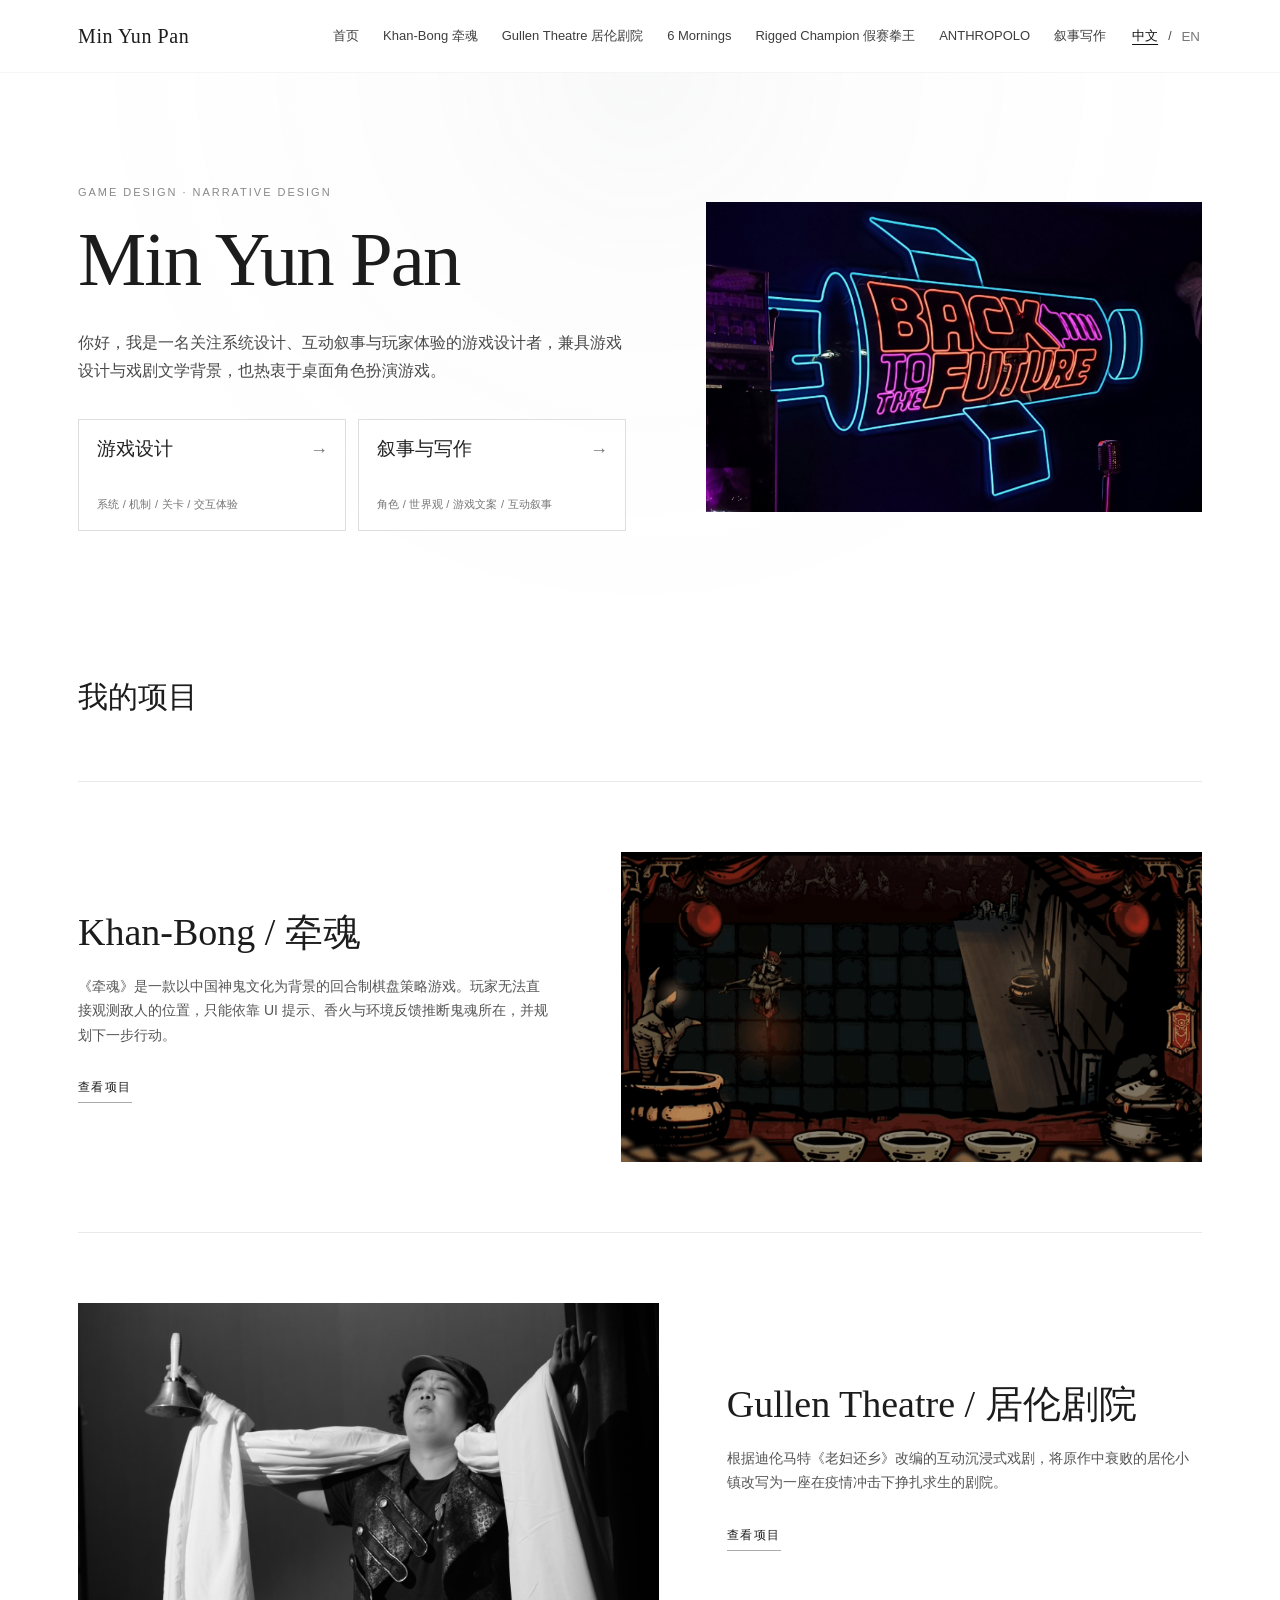
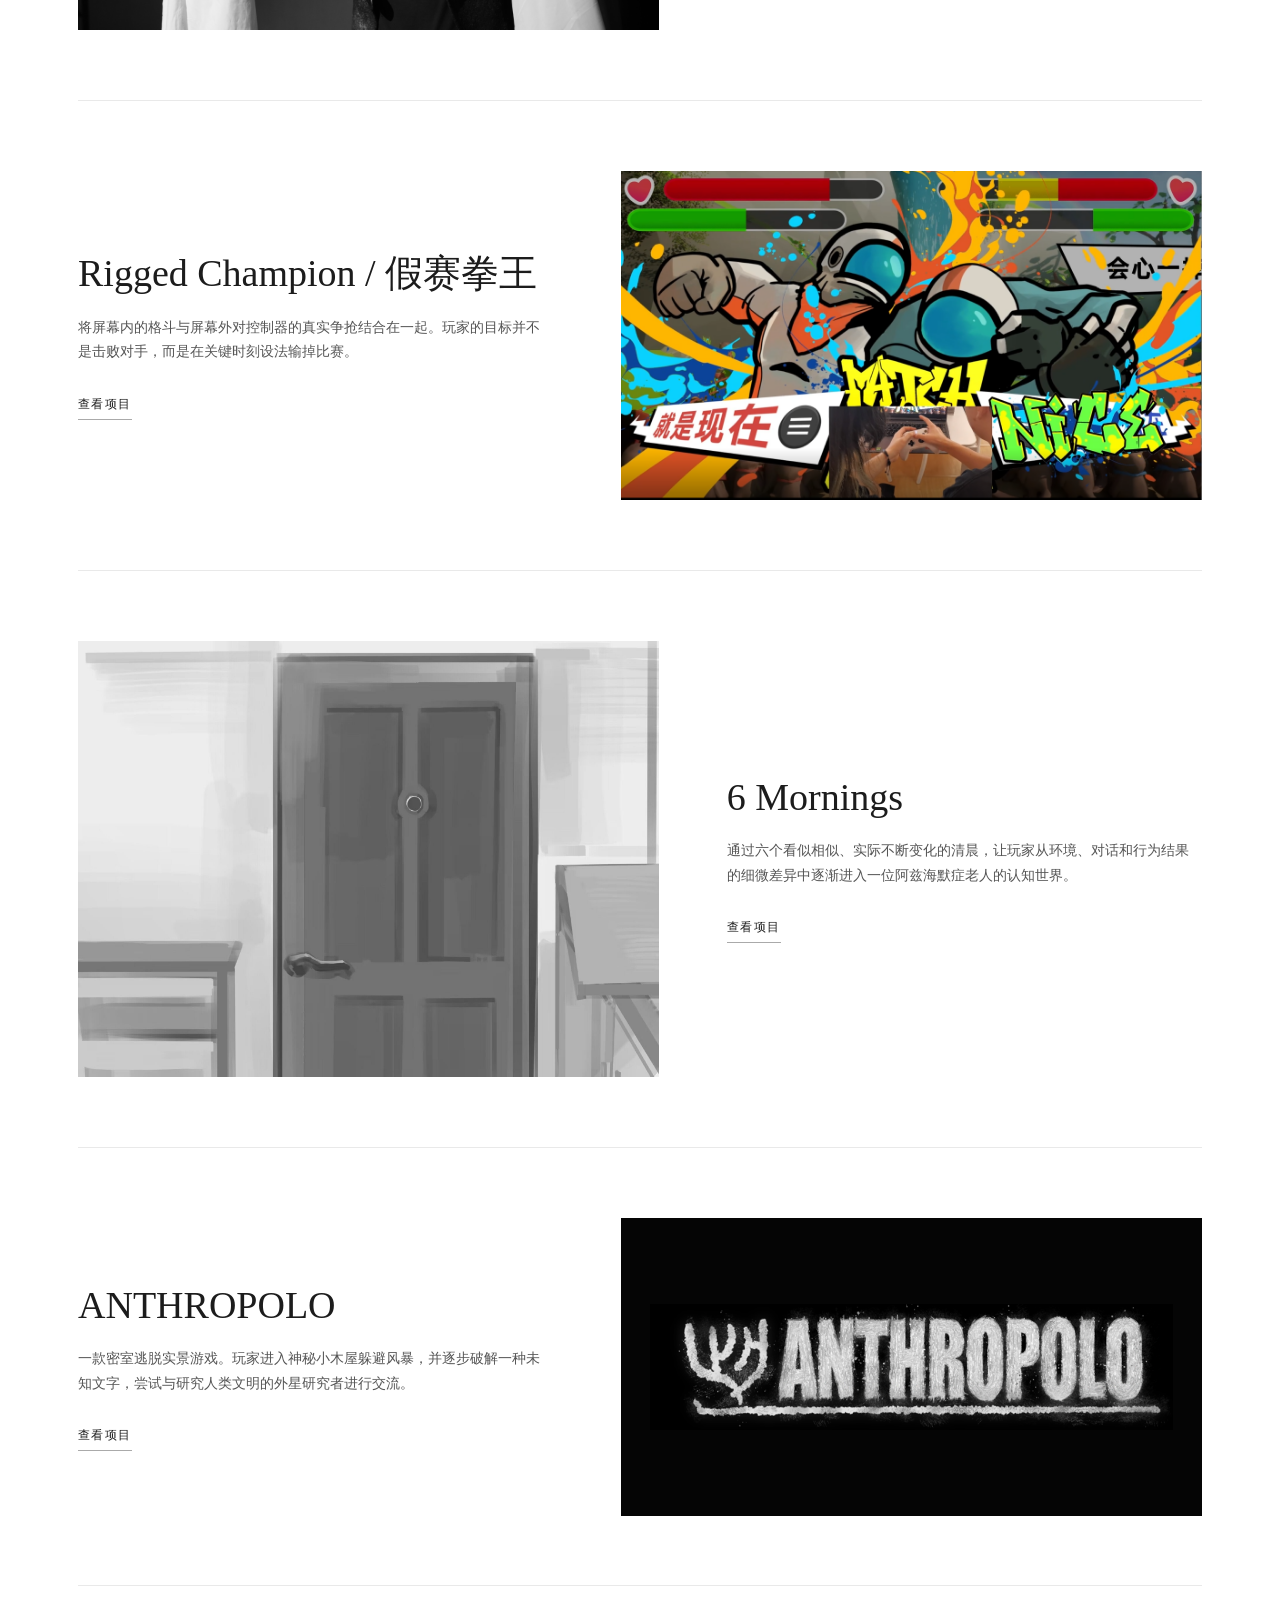
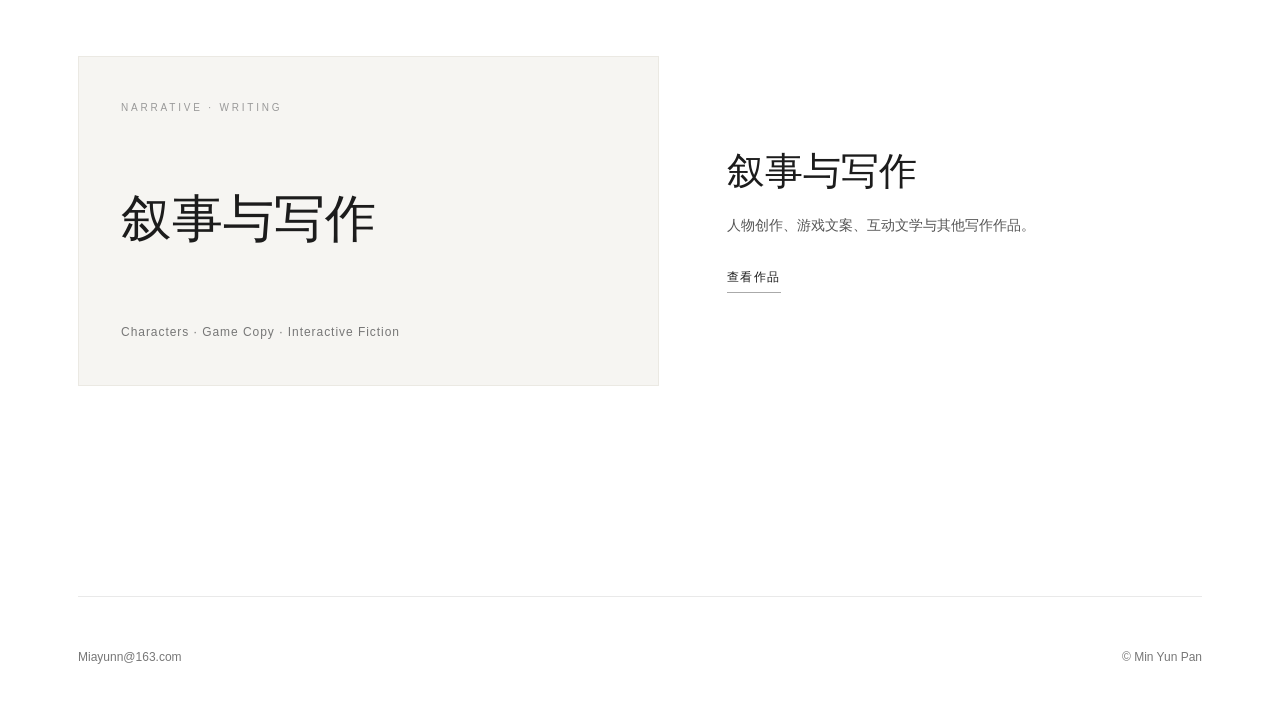
<file: index.html>
<!doctype html><html lang="zh-CN"><head><meta charset="utf-8"><meta name="viewport" content="width=device-width,initial-scale=1"><title>Min Yun Pan — Portfolio</title><meta name="description" content="Min Yun Pan — 游戏策划 / 叙事设计作品集"><link rel="stylesheet" href="css/style.css"><link rel="stylesheet" href="css/enhancements.css">
</head>
<body class="lang-zh">
<header class="site-header"><nav class="nav"><a class="brand" href="index.html">Min Yun Pan</a><div class="nav-links"><a class="keep" href="index.html"><span class="inline-lang zh">首页</span><span class="inline-lang en">Home</span></a><a href="khan-bong.html">Khan-Bong 牵魂</a><a href="gullen-theatre.html">Gullen Theatre 居伦剧院</a><a href="six-mornings.html">6 Mornings</a><a href="rigged-champion.html">Rigged Champion 假赛拳王</a><a href="anthropolo.html">ANTHROPOLO</a><a href="narrative.html"><span class="inline-lang zh">叙事写作</span><span class="inline-lang en">Writing</span></a><div class="lang"><button data-set-lang="zh">中文</button><span>/</span><button data-set-lang="en">EN</button></div></div></nav></header>
<main class="page">
<section class="hero"><div><div class="eyebrow">Game Design · Narrative Design</div><h1>Min Yun Pan</h1><div data-lang-block="zh" class="intro"><p>你好，我是一名关注系统设计、互动叙事与玩家体验的游戏设计者，兼具游戏设计与戏剧文学背景，也热衷于桌面角色扮演游戏。</p></div><div data-lang-block="en" class="intro"><p>Hi, I’m a game designer focused on systems, interactive storytelling, and player experience. My background spans both game design and dramatic literature, and I’m also passionate about tabletop role-playing games.</p></div><div class="hero-paths" aria-label="Portfolio focus"><a class="hero-path" href="#projects"><span class="hero-path-title"><span class="inline-lang zh">游戏设计</span><span class="inline-lang en">Game Design</span></span><span class="hero-path-meta"><span class="inline-lang zh">系统 / 机制 / 关卡 / 交互体验</span><span class="inline-lang en">Systems / Mechanics / Levels / Interaction</span></span><span class="hero-path-arrow" aria-hidden="true">→</span></a><a class="hero-path" href="narrative.html"><span class="hero-path-title"><span class="inline-lang zh">叙事与写作</span><span class="inline-lang en">Narrative &amp; Writing</span></span><span class="hero-path-meta"><span class="inline-lang zh">角色 / 世界观 / 游戏文案 / 互动叙事</span><span class="inline-lang en">Characters / Worldbuilding / Game Writing / Interactive Narrative</span></span><span class="hero-path-arrow" aria-hidden="true">→</span></a></div></div><div class="hero-visual"><img src="assets/images/profile-back-to-future.jpg" alt="Back to the Future neon installation"></div></section>
<section class="projects" id="projects"><h2 class="section-title"><span class="inline-lang zh">我的项目</span><span class="inline-lang en">My Projects</span></h2>
<article class="project"><a class="project-media" href="khan-bong.html"><img src="assets/gifs/kb-gameplay.gif" alt="Khan-Bong gameplay"></a><div class="project-copy"><h2>Khan-Bong <span class="inline-lang zh">/ 牵魂</span></h2><div data-lang-block="zh"><p>《牵魂》是一款以中国神鬼文化为背景的回合制棋盘策略游戏。玩家无法直接观测敌人的位置，只能依靠 UI 提示、香火与环境反馈推断鬼魂所在，并规划下一步行动。</p><a class="view-link" href="khan-bong.html">查看项目</a></div><div data-lang-block="en"><p>Khan-Bong is a turn-based strategy game built around the insecurity and dread of navigating through darkness, where players infer invisible enemies through indirect feedback.</p><a class="view-link" href="khan-bong.html">View more</a></div></div></article>
<article class="project"><a class="project-media" href="gullen-theatre.html"><img src="assets/images/gullen-1.jpg" alt="Gullen Theatre"></a><div class="project-copy"><h2>Gullen Theatre <span class="inline-lang zh">/ 居伦剧院</span></h2><div data-lang-block="zh"><p>根据迪伦马特《老妇还乡》改编的互动沉浸式戏剧，将原作中衰败的居伦小镇改写为一座在疫情冲击下挣扎求生的剧院。</p><a class="view-link" href="gullen-theatre.html">查看项目</a></div><div data-lang-block="en"><p>An interactive immersive theatre adaptation of Dürrenmatt's <em>The Visit</em>, reframing Güllen as a theatre struggling to survive the pandemic.</p><a class="view-link" href="gullen-theatre.html">View more</a></div></div></article>
<article class="project"><a class="project-media" href="rigged-champion.html"><img src="assets/images/rigged-champion.png" alt="Rigged Champion"></a><div class="project-copy"><h2>Rigged Champion <span class="inline-lang zh">/ 假赛拳王</span></h2><div data-lang-block="zh"><p>将屏幕内的格斗与屏幕外对控制器的真实争抢结合在一起。玩家的目标并不是击败对手，而是在关键时刻设法输掉比赛。</p><a class="view-link" href="rigged-champion.html">查看项目</a></div><div data-lang-block="en"><p>A two-player fighting game that blends on-screen competition with physical interaction around the controller, built around the unusual goal of trying to lose.</p><a class="view-link" href="rigged-champion.html">View more</a></div></div></article>
<article class="project"><a class="project-media" href="six-mornings.html"><img src="assets/images/six-mornings.jpg" alt="6 Mornings"></a><div class="project-copy"><h2>6 Mornings</h2><div data-lang-block="zh"><p>通过六个看似相似、实际不断变化的清晨，让玩家从环境、对话和行为结果的细微差异中逐渐进入一位阿兹海默症老人的认知世界。</p><a class="view-link" href="six-mornings.html">查看项目</a></div><div data-lang-block="en"><p>A narrative experience using six subtly changing mornings to place the player inside the shifting perception of an elderly person living with Alzheimer's disease.</p><a class="view-link" href="six-mornings.html">View more</a></div></div></article>
<article class="project anthropolo-project"><a class="project-media anthropolo-media" href="anthropolo.html"><img src="assets/images/anthropolo-cover.png" alt="Anthropolo"></a><div class="project-copy"><h2>ANTHROPOLO</h2><div data-lang-block="zh"><p>一款密室逃脱实景游戏。玩家进入神秘小木屋躲避风暴，并逐步破解一种未知文字，尝试与研究人类文明的外星研究者进行交流。</p><a class="view-link" href="anthropolo.html">查看项目</a></div><div data-lang-block="en"><p>A live-action escape room in which players decipher an unfamiliar language and attempt to communicate with an alien researcher studying human civilization.</p><a class="view-link" href="anthropolo.html">View more</a></div></div></article>

<article class="project writing-project"><a class="project-media writing-media" href="narrative.html"><div class="writing-cover"><span>NARRATIVE · WRITING</span><strong>叙事与写作</strong><em>Characters · Game Copy · Interactive Fiction</em></div></a><div class="project-copy"><h2><span class="inline-lang zh">叙事与写作</span><span class="inline-lang en">Narrative & Writing</span></h2><div data-lang-block="zh"><p>人物创作、游戏文案、互动文学与其他写作作品。</p><a class="view-link" href="narrative.html">查看作品</a></div><div data-lang-block="en"><p>A Chinese-language selection of character writing, game copy, interactive fiction and other narrative work.</p><a class="view-link" href="narrative.html">View writing</a></div></div></article>
</section>
<footer class="footer"><span>Miayunn@163.com</span><span>© Min Yun Pan</span></footer></main><script src="js/main.js"></script><script src="js/enhancements.js"></script>
</body></html>
</file>
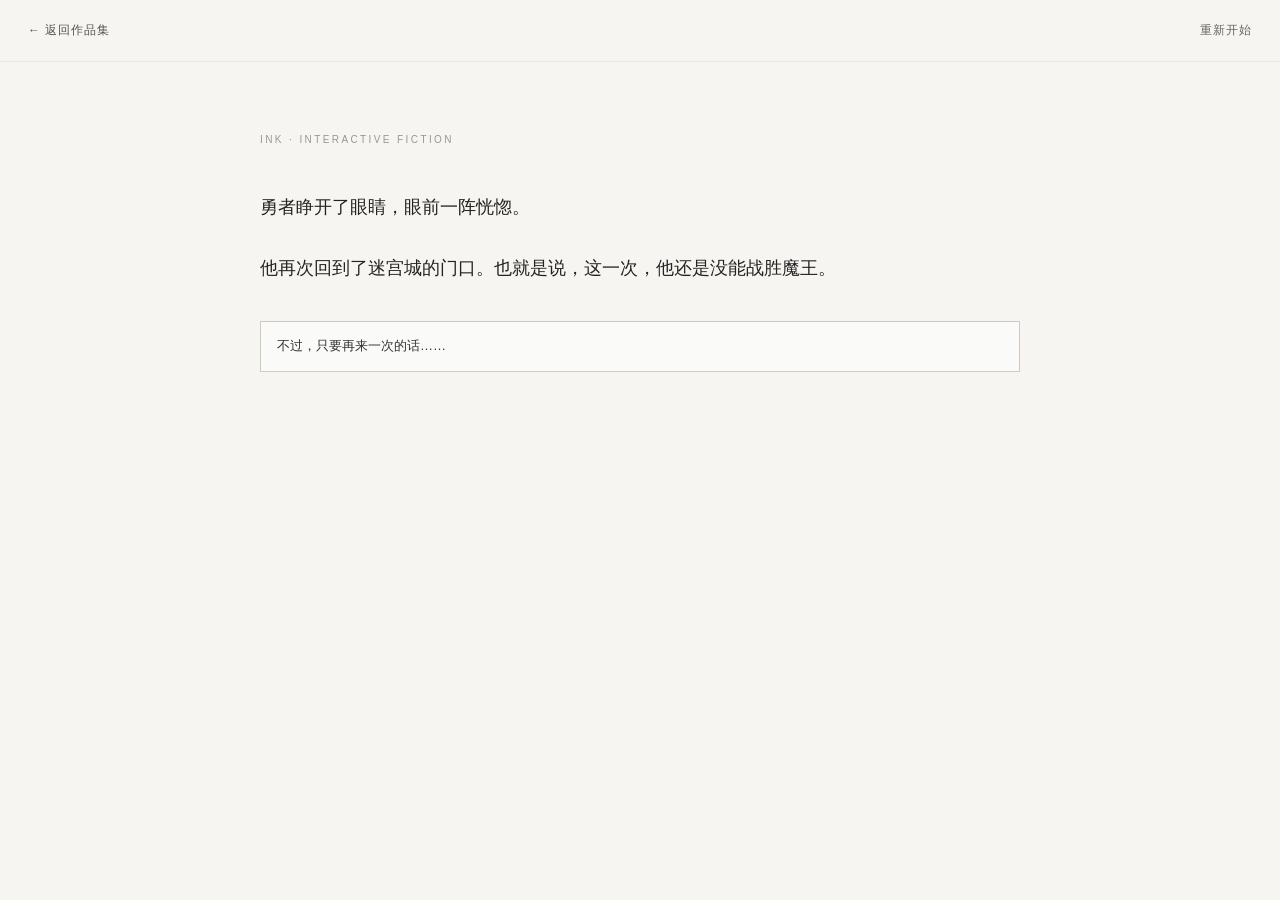
<file: interactive/dungeon/index.html>
<!doctype html>
<html lang="zh-CN">
<head>
  <meta charset="utf-8">
  <meta name="viewport" content="width=device-width,initial-scale=1">
  <title>Ink 互动短篇 — Min Yun Pan</title>
  <meta name="description" content="Min Yun Pan — Ink 互动短篇">
  <link rel="stylesheet" href="story.css">
</head>
<body>
  <header class="story-nav">
    <a href="../../narrative.html#interactive">← 返回作品集</a>
    <button id="restart" type="button">重新开始</button>
  </header>
  <main class="story-shell">
    <div class="story-meta">INK · INTERACTIVE FICTION</div>
    <article id="story" class="story" aria-live="polite"></article>
  </main>
  <script src="story.js"></script>
</body>
</html>
</file>
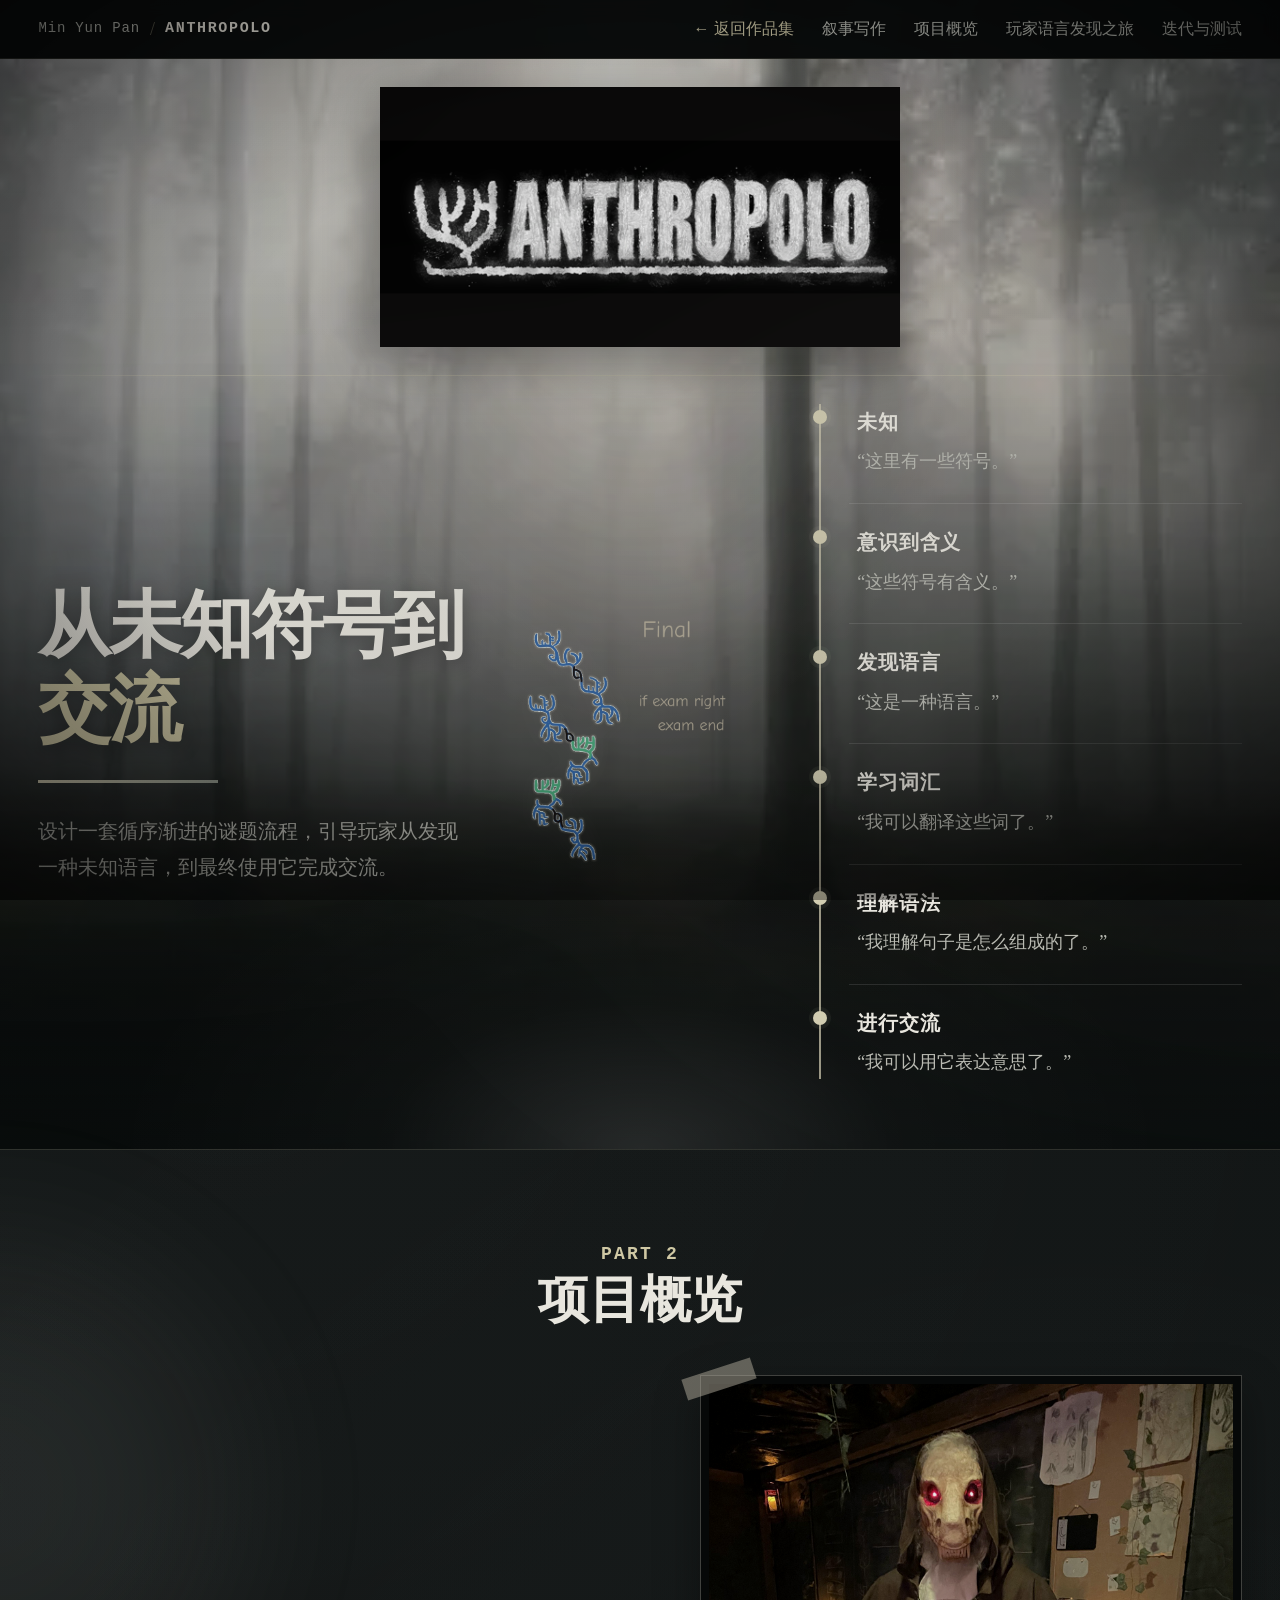
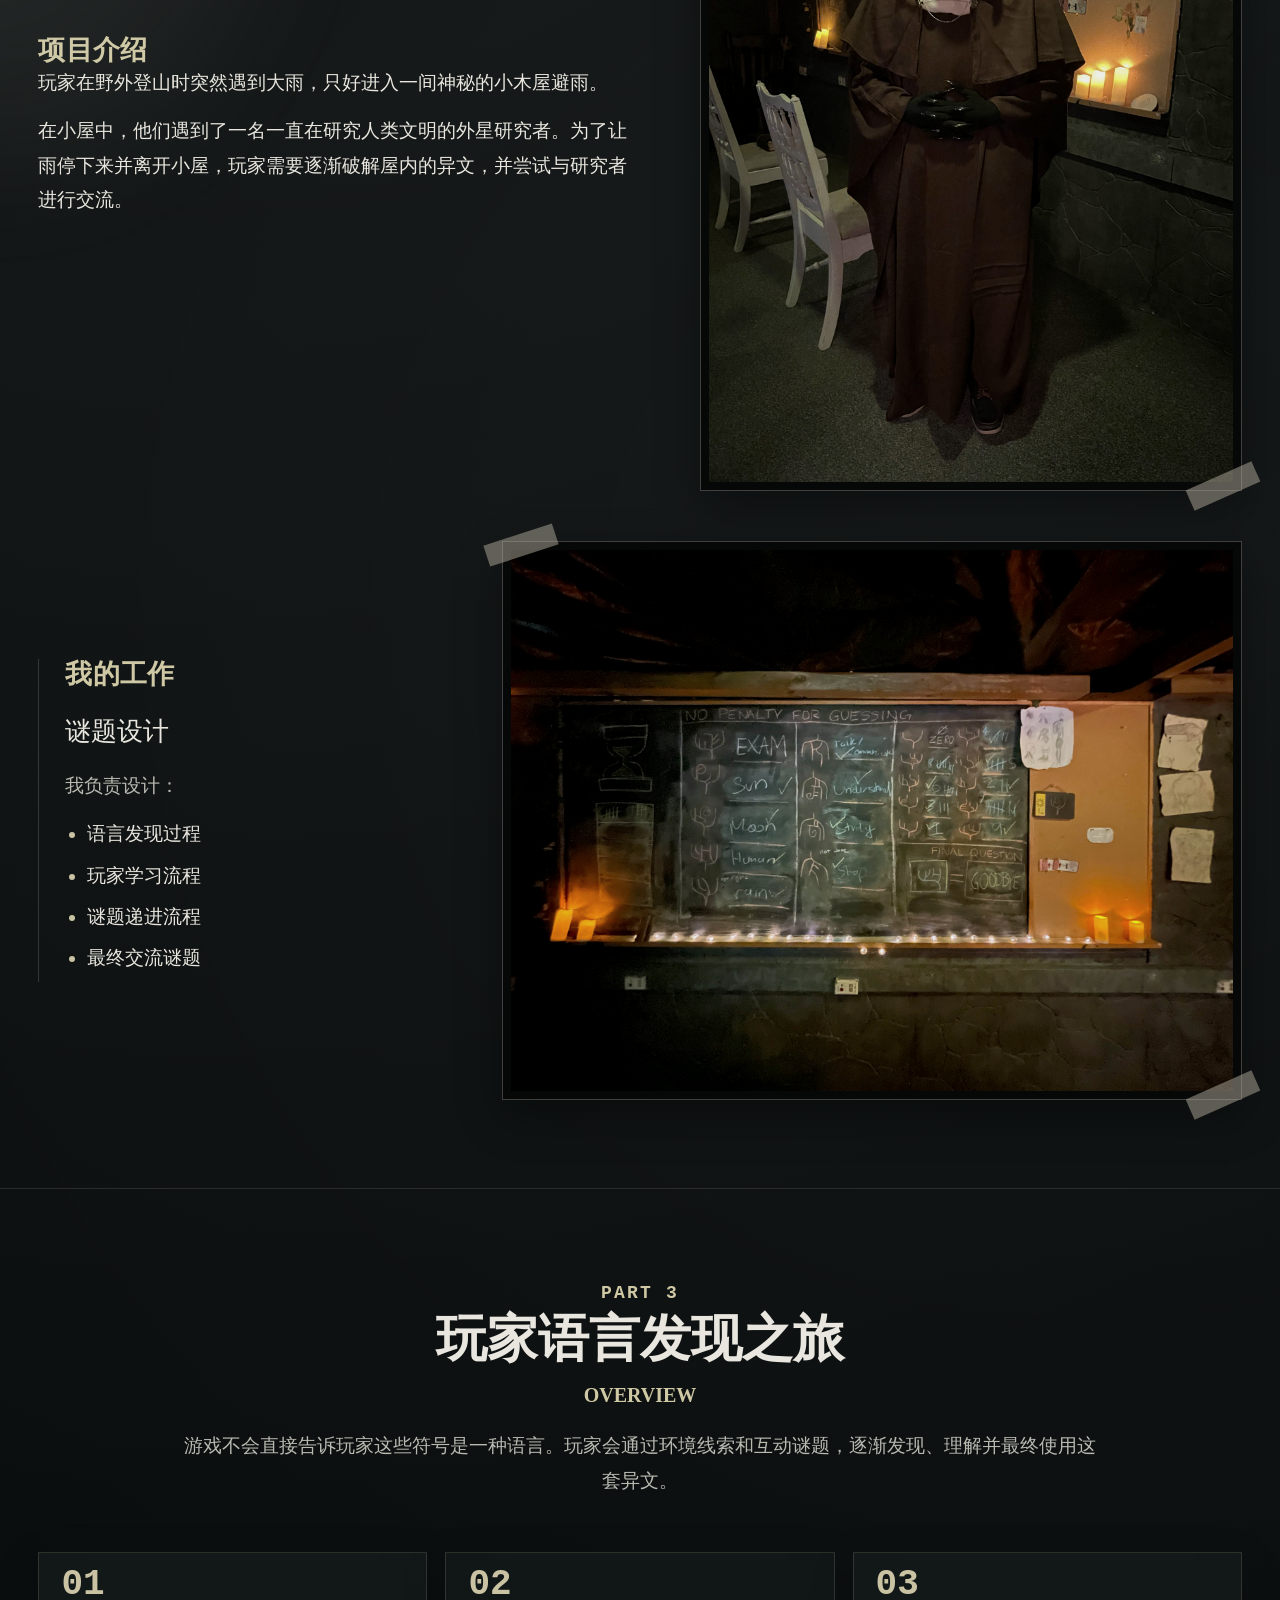
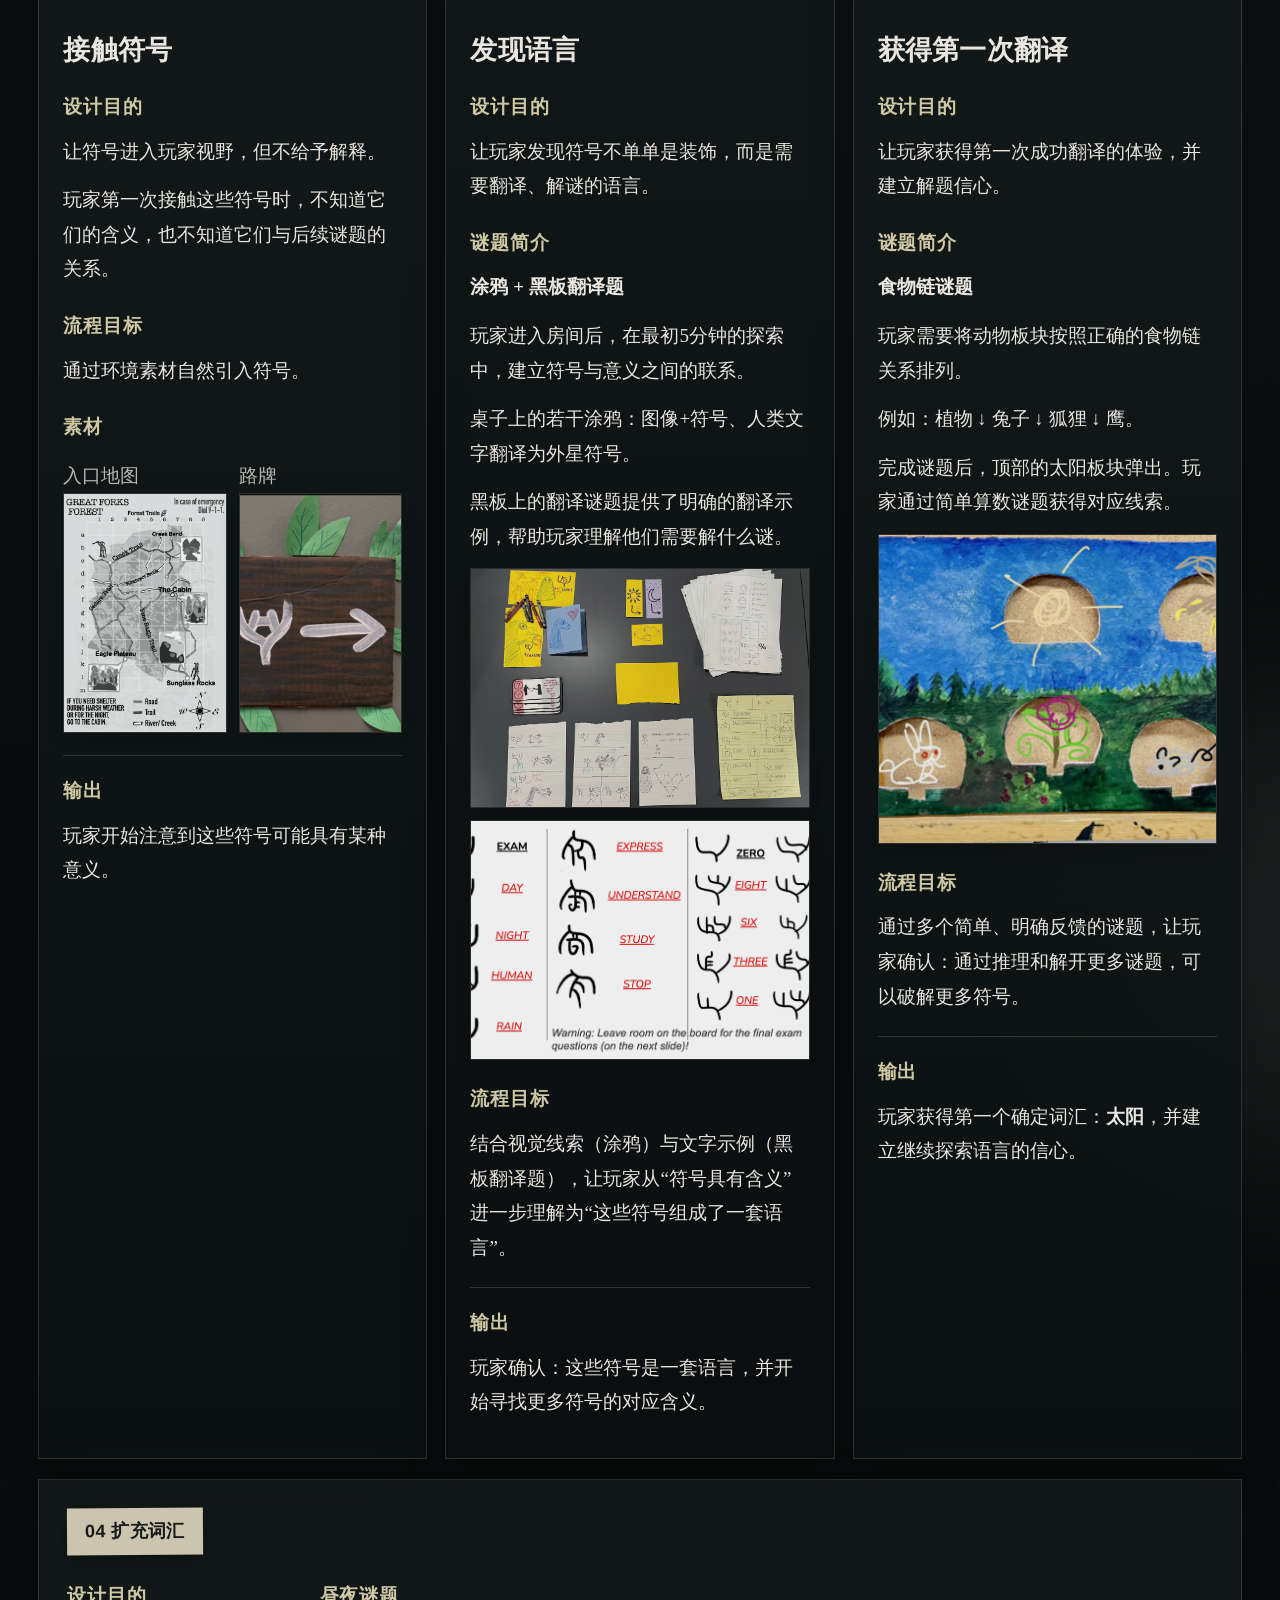
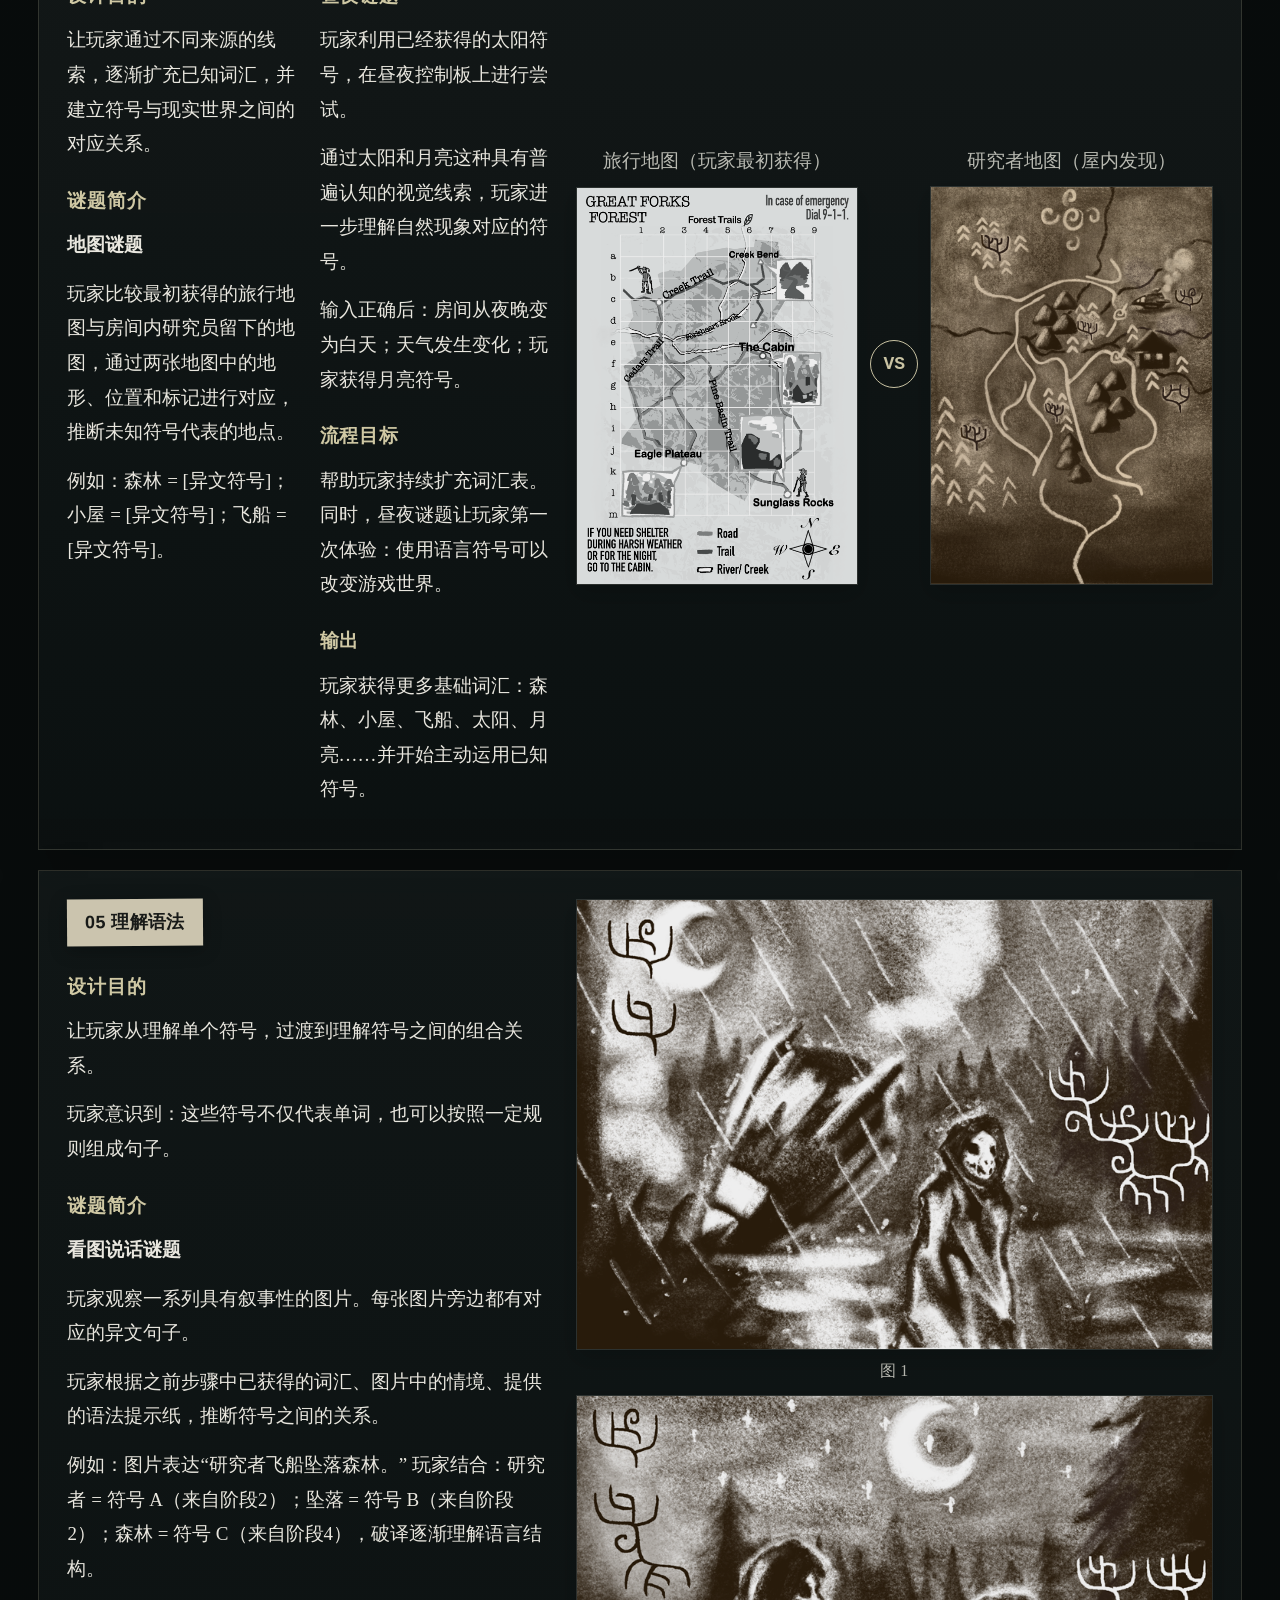
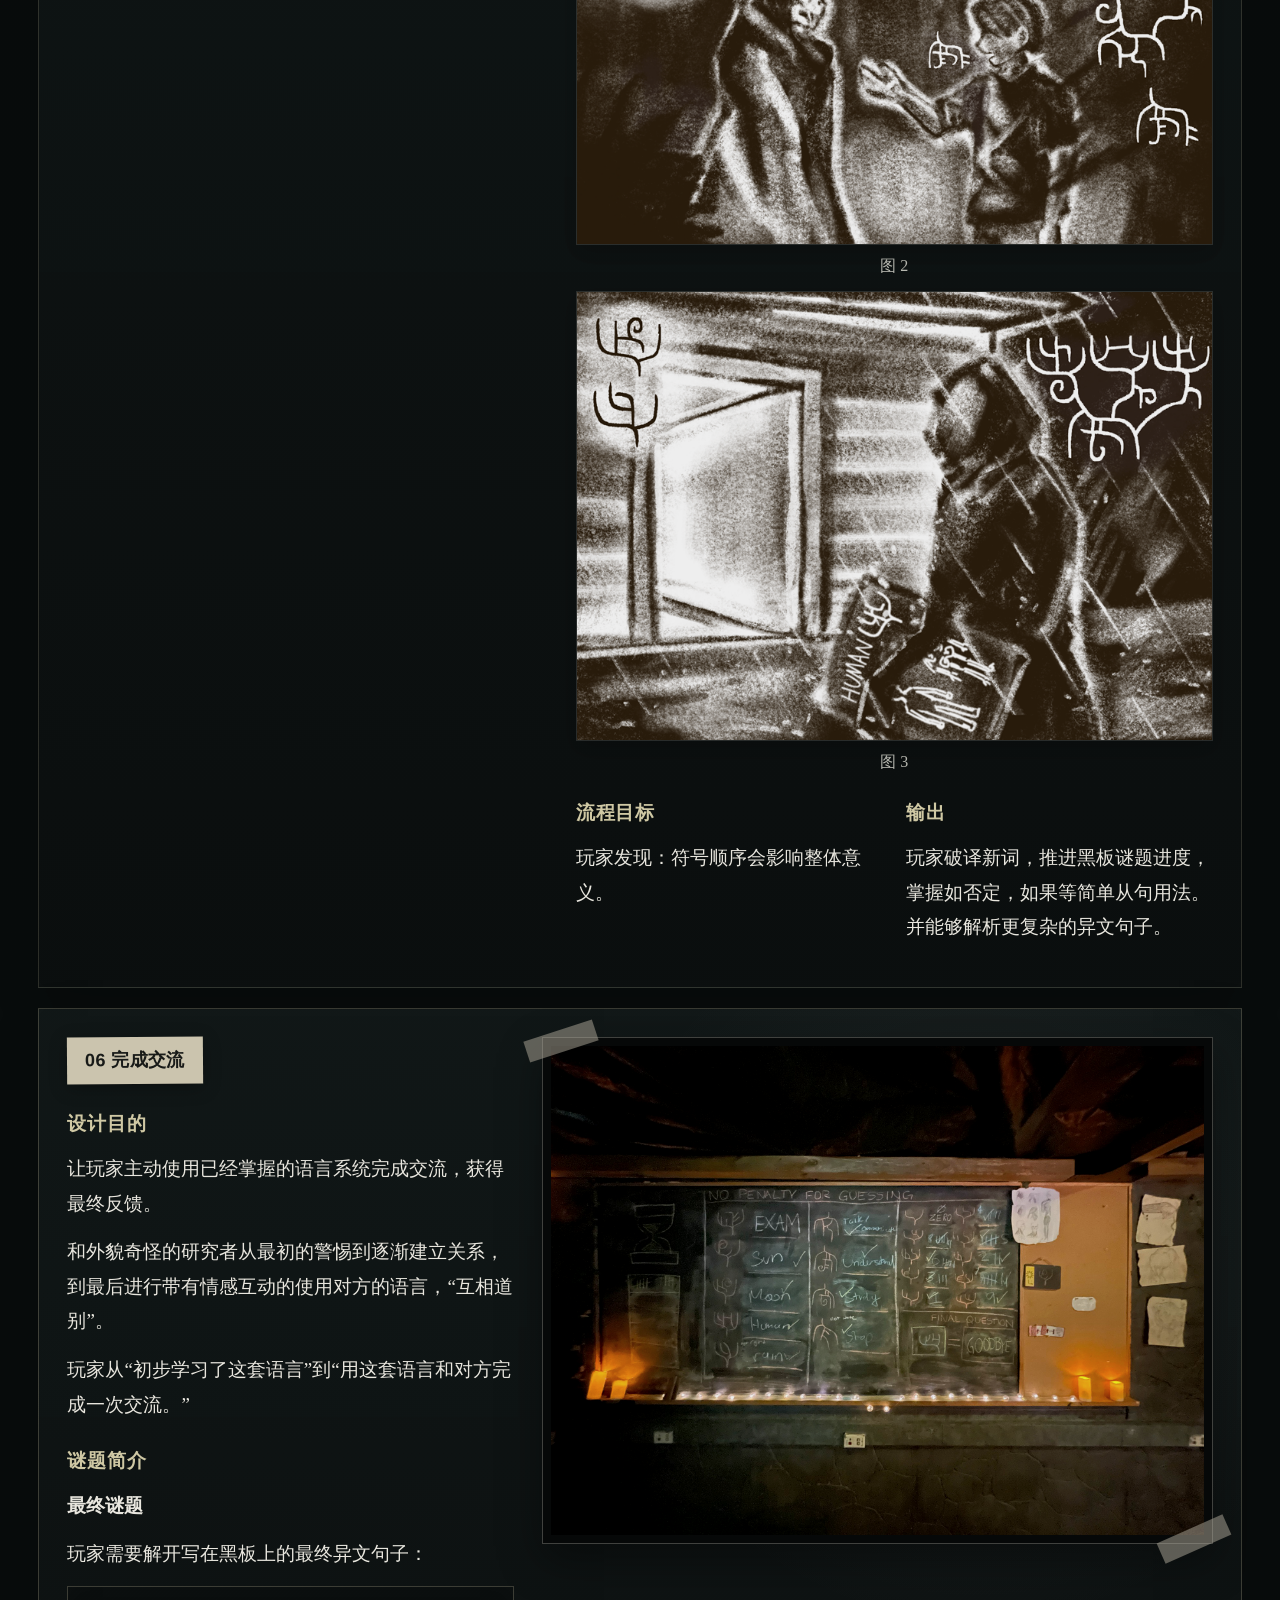
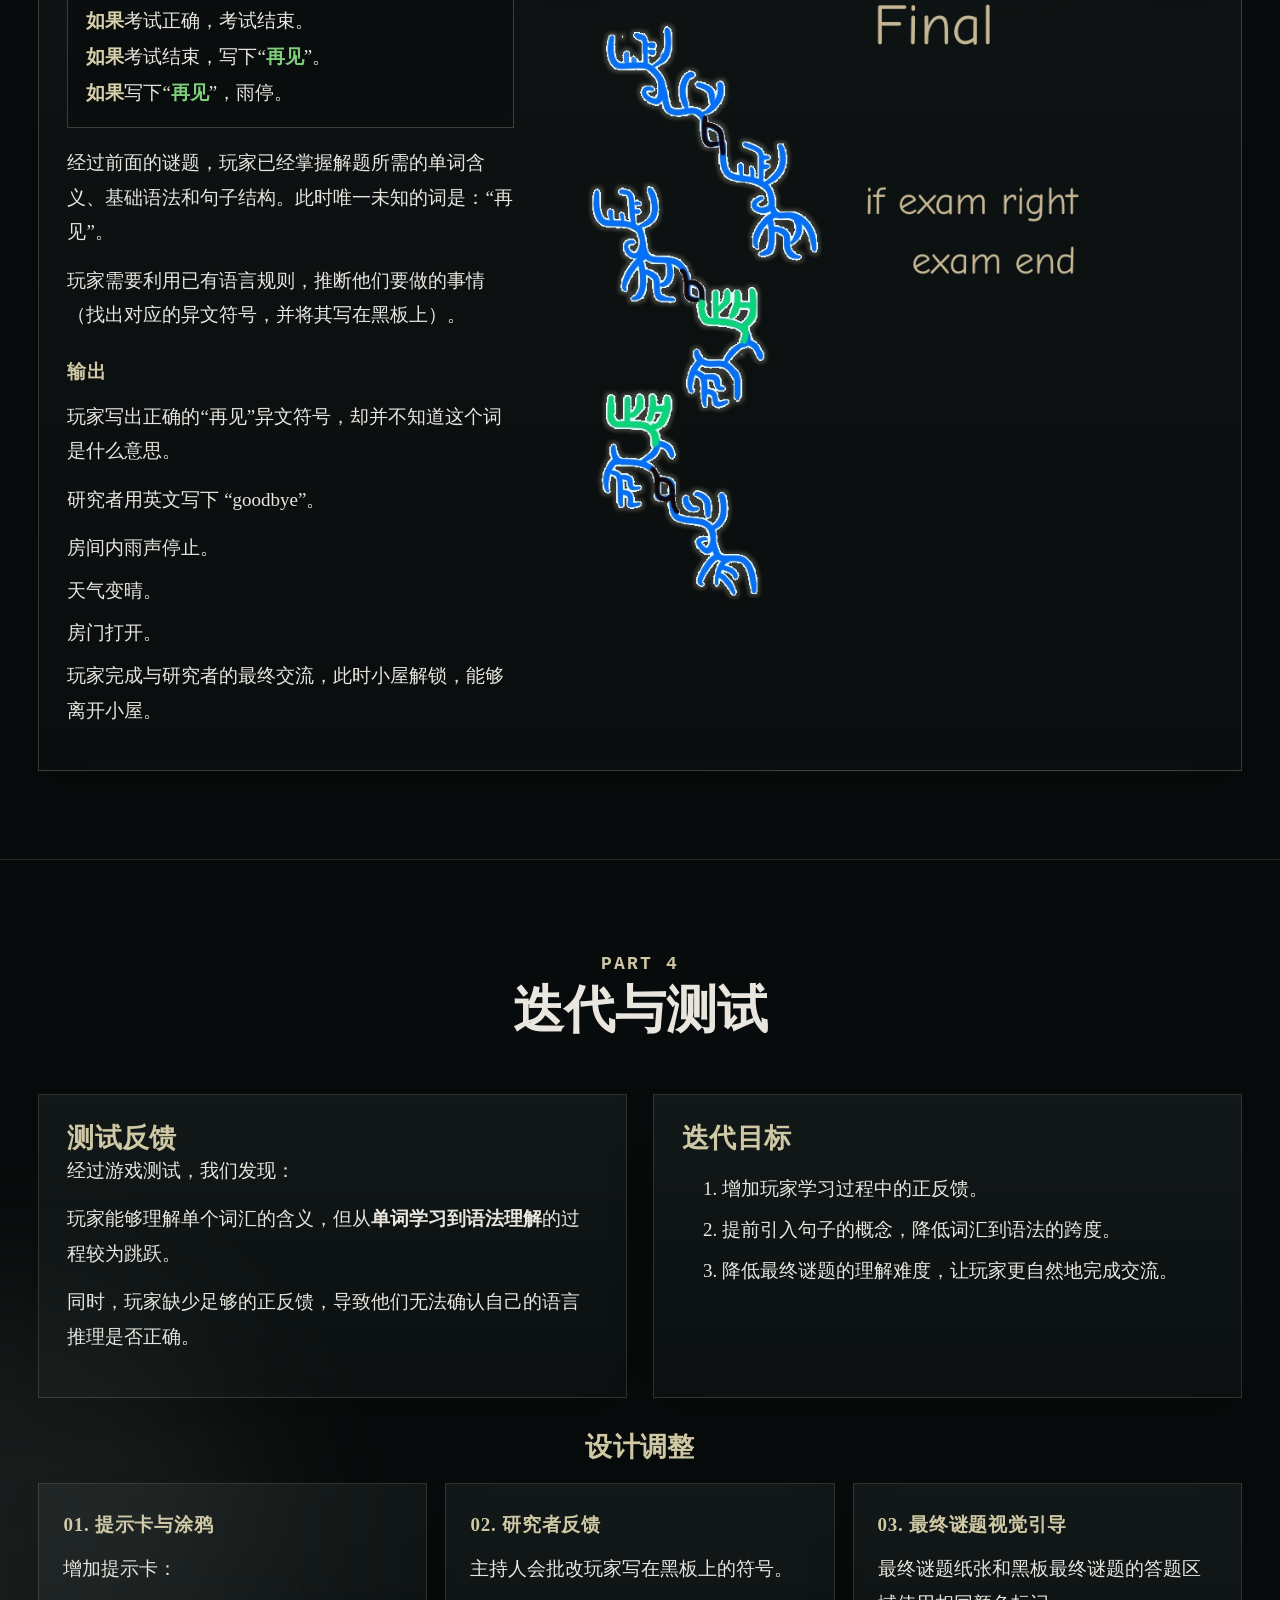
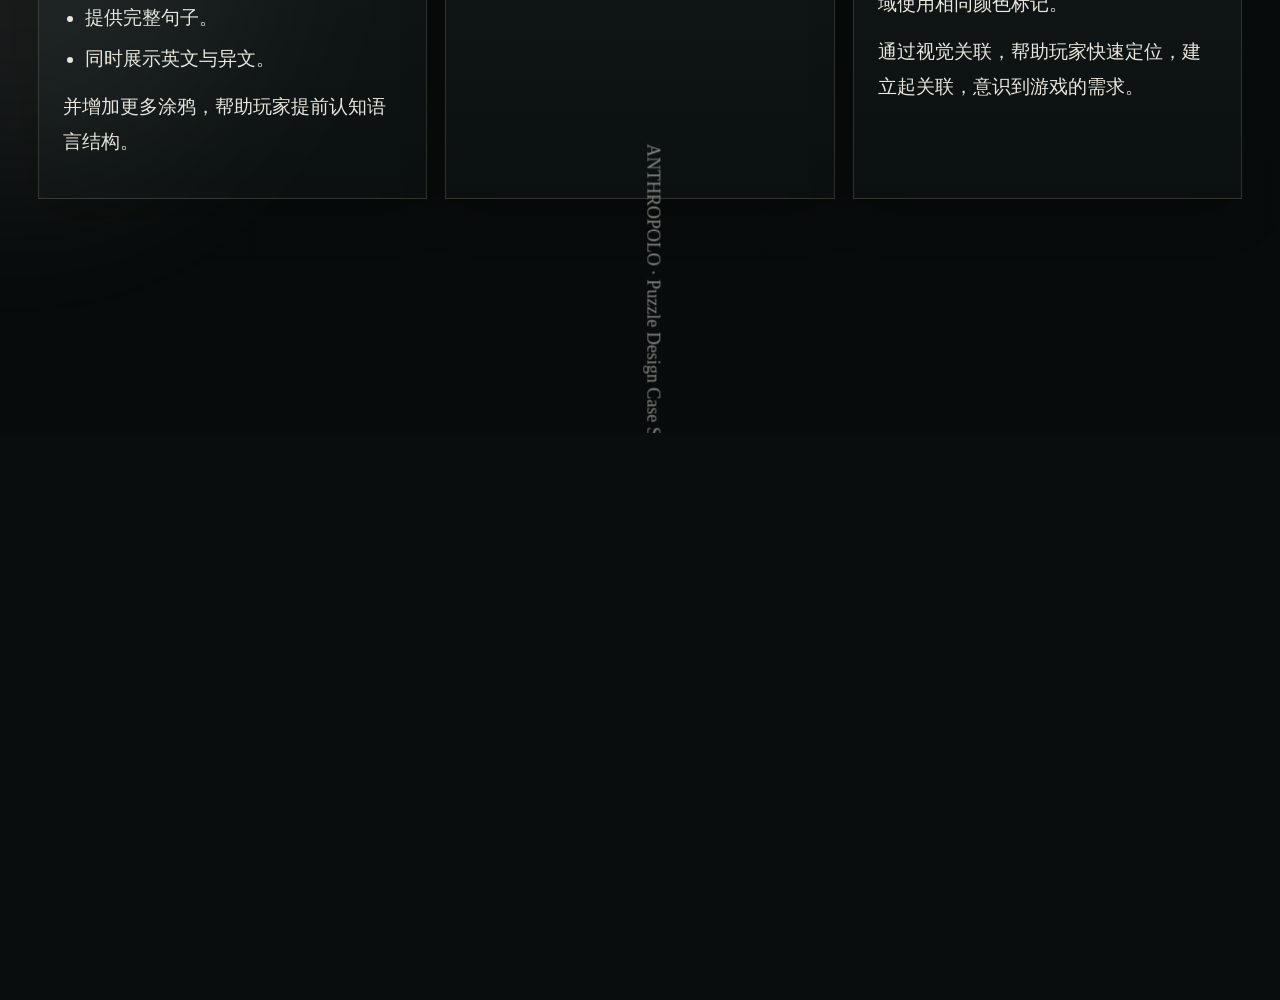
<file: anthropolo.html>
<!DOCTYPE html>

<html lang="zh-CN">
<head>
<meta charset="utf-8"/>
<meta content="width=device-width, initial-scale=1" name="viewport"/>
<title>ANTHROPOLO — 从未知符号到交流</title>
<meta content="ANTHROPOLO 密室语言谜题设计作品集" name="description"/>

<link href="assets/anthropolo/css/style.css" rel="stylesheet"/><meta content="#0d0f0e" name="theme-color"/><link rel="stylesheet" href="css/enhancements.css">
</head>
<body class="project-anthropolo anthro-opening">
<div class="anthro-opening-fog" aria-hidden="true"><span></span><span></span><span></span></div>
<nav aria-label="页面导航" class="top-nav">
<div class="top-nav-inner">
<div class="anthro-brand-group">
<a class="nav-home" href="index.html">Min Yun Pan</a>
<span class="nav-sep">/</span>
<a class="nav-brand" href="#top">ANTHROPOLO</a>
</div>
<div class="nav-links">
<a class="portfolio-back" href="index.html">← 返回作品集</a>
<a href="narrative.html">叙事写作</a>
<a href="#overview">项目概览</a>
<a href="#journey">玩家语言发现之旅</a>
<a href="#iteration">迭代与测试</a>
</div>
</div>
</nav>
<section class="hero" id="top">
<div class="wrap">
<img alt="ANTHROPOLO" class="logo" src="assets/anthropolo/images/title.png"/>
<div class="rule"></div>
<div class="hero-grid">
<div class="hero-copy reveal reveal-delay-1">
<h1>从未知符号到<span class="gold">交流</span></h1>
<div class="accent-line"></div>
<p class="lead intro">设计一套循序渐进的谜题流程，引导玩家从发现一种未知语言，到最终使用它完成交流。</p>
</div>
<img alt="异文符号串" class="glyph-chain" src="assets/anthropolo/images/glyph-chain.png"/>
<div class="progress reveal reveal-delay-3">
<div class="progress-item"><b class="intro">未知</b><span class="intro">“这里有一些符号。”</span></div>
<div class="progress-item"><b class="intro">意识到含义</b><span class="intro">“这些符号有含义。”</span></div>
<div class="progress-item"><b class="intro">发现语言</b><span class="intro">“这是一种语言。”</span></div>
<div class="progress-item"><b class="intro">学习词汇</b><span class="intro">“我可以翻译这些词了。”</span></div>
<div class="progress-item"><b class="intro">理解语法</b><span class="intro">“我理解句子是怎么组成的了。”</span></div>
<div class="progress-item"><b class="intro">进行交流</b><span class="intro">“我可以用它表达意思了。”</span></div>
</div>
</div>
</div>
</section>
<section class="section" id="overview">
<div class="wrap">
<div class="overview-title reveal">
<div class="kicker">PART 2</div>
<h2>项目概览</h2>
</div>
<div class="overview-grid reveal reveal-delay-1">
<div>
<h3 class="gold" style="text-transform:none">项目介绍</h3>
<div class="accent-line" style="width:90px"></div>
<p class="intro">玩家在野外登山时突然遇到大雨，只好进入一间神秘的小木屋避雨。</p>
<p class="intro">在小屋中，他们遇到了一名一直在研究人类文明的外星研究者。为了让雨停下来并离开小屋，玩家需要逐渐破解屋内的异文，并尝试与研究者进行交流。</p>
</div>
<div class="photo"><img alt="外星研究者" src="assets/anthropolo/images/researcher.jpg"/></div>
</div>
<div class="contrib reveal reveal-delay-2">
<div class="contrib-list">
<h3 class="gold" style="text-transform:none">我的工作</h3>
<p class="intro" style="font-size:26px;margin-top:18px">谜题设计</p>
<p class="muted intro">我负责设计：</p>
<ul>
<li class="intro">语言发现过程</li>
<li class="intro">玩家学习流程</li>
<li class="intro">谜题递进流程</li>
<li class="intro">最终交流谜题</li>
</ul>
</div>
<div class="photo"><img alt="黑板谜题" src="assets/anthropolo/images/board.jpg"/></div>
</div>
</div>
</section>
<section class="section" id="journey">
<div class="wrap">
<div class="journey-head reveal">
<div class="kicker">PART 3</div>
<h2>玩家语言发现之旅</h2>
<div class="gold" style="font-size:20px;font-weight:700;margin-top:8px">OVERVIEW</div>
<p class="intro">游戏不会直接告诉玩家这些符号是一种语言。玩家会通过环境线索和互动谜题，逐渐发现、理解并最终使用这套异文。</p>
</div>
<div class="stages-top">
<article class="stage chalk-card reveal">
<div class="stage-no">01</div>
<h3>接触符号</h3>
<div class="stage-block"><h4 class="intro">设计目的</h4><p class="intro">让符号进入玩家视野，但不给予解释。</p><p class="intro">玩家第一次接触这些符号时，不知道它们的含义，也不知道它们与后续谜题的关系。</p></div>
<div class="stage-block"><h4 class="intro">流程目标</h4><p class="intro">通过环境素材自然引入符号。</p></div>
<div class="stage-block"><h4 class="intro">素材</h4>
<div class="stage-media two">
<div><div class="muted small intro">入口地图</div><img alt="入口地图" src="assets/anthropolo/images/entrance-map.png"/></div>
<div><div class="muted small intro">路牌</div><img alt="路牌" src="assets/anthropolo/images/trail-sign.png"/></div>
</div>
</div>
<div class="stage-output"><h4 class="intro">输出</h4><p class="intro">玩家开始注意到这些符号可能具有某种意义。</p></div>
</article>
<article class="stage chalk-card reveal reveal-delay-1">
<div class="stage-no">02</div>
<h3>发现语言</h3>
<div class="stage-block"><h4 class="intro">设计目的</h4><p class="intro">让玩家发现符号不单单是装饰，而是需要翻译、解谜的语言。</p></div>
<div class="stage-block"><h4 class="intro">谜题简介</h4><p class="intro"><strong>涂鸦 + 黑板翻译题</strong></p><p class="intro">玩家进入房间后，在最初5分钟的探索中，建立符号与意义之间的联系。</p><p class="intro">桌子上的若干涂鸦：图像+符号、人类文字翻译为外星符号。</p><p class="intro">黑板上的翻译谜题提供了明确的翻译示例，帮助玩家理解他们需要解什么谜。</p>
<div class="stage-media">
<img alt="涂鸦" src="assets/anthropolo/images/doodles.jpg"/>
<img alt="黑板翻译题" src="assets/anthropolo/images/translation-board.png"/>
</div>
</div>
<div class="stage-block"><h4 class="intro">流程目标</h4><p class="intro">结合视觉线索（涂鸦）与文字示例（黑板翻译题），让玩家从“符号具有含义”进一步理解为“这些符号组成了一套语言”。</p></div>
<div class="stage-output"><h4 class="intro">输出</h4><p class="intro">玩家确认：这些符号是一套语言，并开始寻找更多符号的对应含义。</p></div>
</article>
<article class="stage chalk-card reveal reveal-delay-2">
<div class="stage-no">03</div>
<h3>获得第一次翻译</h3>
<div class="stage-block"><h4 class="intro">设计目的</h4><p class="intro">让玩家获得第一次成功翻译的体验，并建立解题信心。</p></div>
<div class="stage-block"><h4 class="intro">谜题简介</h4><p class="intro"><strong>食物链谜题</strong></p><p class="intro">玩家需要将动物板块按照正确的食物链关系排列。</p><p class="intro">例如：植物 ↓ 兔子 ↓ 狐狸 ↓ 鹰。</p><p class="intro">完成谜题后，顶部的太阳板块弹出。玩家通过简单算数谜题获得对应线索。</p>
<div class="stage-media tall"><img alt="食物链谜题" src="assets/anthropolo/images/food-chain.png"/></div>
</div>
<div class="stage-block"><h4 class="intro">流程目标</h4><p class="intro">通过多个简单、明确反馈的谜题，让玩家确认：通过推理和解开更多谜题，可以破解更多符号。</p></div>
<div class="stage-output"><h4 class="intro">输出</h4><p class="intro">玩家获得第一个确定词汇：<strong>太阳</strong>，并建立继续探索语言的信心。</p></div>
</article>
</div>
<div class="stages-lower">
<article class="wide-stage chalk-card reveal">
<div>
<div class="label">04 扩充词汇</div>
<div class="content" style="margin-top:24px">
<div>
<h4 class="intro">设计目的</h4>
<p class="intro">让玩家通过不同来源的线索，逐渐扩充已知词汇，并建立符号与现实世界之间的对应关系。</p>
<h4 class="intro" style="margin-top:22px">谜题简介</h4>
<p class="intro"><strong>地图谜题</strong></p>
<p class="intro">玩家比较最初获得的旅行地图与房间内研究员留下的地图，通过两张地图中的地形、位置和标记进行对应，推断未知符号代表的地点。</p>
<p class="intro">例如：森林 = [异文符号]；小屋 = [异文符号]；飞船 = [异文符号]。</p>
</div>
<div>
<h4 class="intro">昼夜谜题</h4>
<p class="intro">玩家利用已经获得的太阳符号，在昼夜控制板上进行尝试。</p>
<p class="intro">通过太阳和月亮这种具有普遍认知的视觉线索，玩家进一步理解自然现象对应的符号。</p>
<p class="intro">输入正确后：房间从夜晚变为白天；天气发生变化；玩家获得月亮符号。</p>
<h4 class="intro" style="margin-top:22px">流程目标</h4>
<p class="intro">帮助玩家持续扩充词汇表。同时，昼夜谜题让玩家第一次体验：使用语言符号可以改变游戏世界。</p>
<h4 class="intro" style="margin-top:22px">输出</h4>
<p class="intro">玩家获得更多基础词汇：森林、小屋、飞船、太阳、月亮……并开始主动运用已知符号。</p>
</div>
</div>
</div>
<div class="map-compare">
<div>
<div class="muted intro" style="text-align:center;margin-bottom:8px">旅行地图（玩家最初获得）</div>
<img alt="旅行地图" src="assets/anthropolo/images/entrance-map.png"/>
</div>
<div class="vs">VS</div>
<div>
<div class="muted intro" style="text-align:center;margin-bottom:8px">研究者地图（屋内发现）</div>
<img alt="研究者地图" src="assets/anthropolo/images/researcher-map.png"/>
</div>
</div>
</article>
<article class="wide-stage chalk-card reveal">
<div>
<div class="label">05 理解语法</div>
<div class="content single" style="margin-top:24px">
<div>
<h4 class="intro">设计目的</h4>
<p class="intro">让玩家从理解单个符号，过渡到理解符号之间的组合关系。</p>
<p class="intro">玩家意识到：这些符号不仅代表单词，也可以按照一定规则组成句子。</p>
<h4 class="intro" style="margin-top:22px">谜题简介</h4>
<p class="intro"><strong>看图说话谜题</strong></p>
<p class="intro">玩家观察一系列具有叙事性的图片。每张图片旁边都有对应的异文句子。</p>
<p class="intro">玩家根据之前步骤中已获得的词汇、图片中的情境、提供的语法提示纸，推断符号之间的关系。</p>
<p class="intro">例如：图片表达“研究者飞船坠落森林。” 玩家结合：研究者 = 符号 A（来自阶段2）；坠落 = 符号 B（来自阶段2）；森林 = 符号 C（来自阶段4），破译逐渐理解语言结构。</p>
</div>
</div>
</div>
<div>
<div class="story-strip">
<figure><img alt="图1" src="assets/anthropolo/images/story-1.png"/><figcaption class="intro">图 1</figcaption></figure>
<figure><img alt="图2" src="assets/anthropolo/images/story-2.png"/><figcaption class="intro">图 2</figcaption></figure>
<figure><img alt="图3" src="assets/anthropolo/images/story-3.png"/><figcaption class="intro">图 3</figcaption></figure>
</div>
<div class="content" style="margin-top:20px">
<div><h4 class="intro">流程目标</h4><p class="intro">玩家发现：符号顺序会影响整体意义。</p></div>
<div><h4 class="intro">输出</h4><p class="intro">玩家破译新词，推进黑板谜题进度，掌握如否定，如果等简单从句用法。并能够解析更复杂的异文句子。</p></div>
</div>
</div>
</article>
<article class="wide-stage final-stage chalk-card reveal">
<div>
<div class="label">06 完成交流</div>
<div class="content single" style="margin-top:24px">
<div>
<h4 class="intro">设计目的</h4>
<p class="intro">让玩家主动使用已经掌握的语言系统完成交流，获得最终反馈。</p>
<p class="intro">和外貌奇怪的研究者从最初的警惕到逐渐建立关系，到最后进行带有情感互动的使用对方的语言，“互相道别”。</p>
<p class="intro">玩家从“初步学习了这套语言”到“用这套语言和对方完成一次交流。”</p>
<h4 class="intro" style="margin-top:22px">谜题简介</h4>
<p class="intro"><strong>最终谜题</strong></p>
<p class="intro">玩家需要解开写在黑板上的最终异文句子：</p>
<div class="logic-box">
<p class="intro"><span class="logic-if">如果</span>考试正确，考试结束。<br/><span class="logic-if">如果</span>考试结束，写下“<span class="logic-goodbye" style="color:#7fcf7a!important">再见</span>”。<br/><span class="logic-if">如果</span>写下“<span class="logic-goodbye" style="color:#7fcf7a!important">再见</span>”，雨停。</p>
</div>
<p class="intro">经过前面的谜题，玩家已经掌握解题所需的单词含义、基础语法和句子结构。此时唯一未知的词是：“再见”。</p>
<p class="intro">玩家需要利用已有语言规则，推断他们要做的事情（找出对应的异文符号，并将其写在黑板上）。</p>
<h4 class="intro" style="margin-top:22px">输出</h4>
<p class="intro">玩家写出正确的“再见”异文符号，却并不知道这个词是什么意思。</p>
<p class="intro">研究者用英文写下 “goodbye”。</p>
<div class="plain-lines">
<p class="intro">房间内雨声停止。</p>
<p class="intro">天气变晴。</p>
<p class="intro">房门打开。</p>
</div>
<p class="intro">玩家完成与研究者的最终交流，此时小屋解锁，能够离开小屋。</p>
</div>
</div>
</div>
<div class="final-stage-media">
<div class="photo"><img alt="最终谜题黑板" src="assets/anthropolo/images/board.jpg"/></div>
<div class="final-stage-diagram"><img alt="最终谜题逻辑示意图" src="assets/anthropolo/images/final-logic.png"/></div>
</div>
</article>
</div>
</div>
</section>
<section class="section" id="iteration">
<div class="wrap">
<div class="journey-head reveal">
<div class="kicker">PART 4</div>
<h2>迭代与测试</h2>
</div>
<div class="iter-grid reveal reveal-delay-1">
<div class="iter-box chalk-card">
<h3 class="gold" style="text-transform:none">测试反馈</h3>
<p class="intro">经过游戏测试，我们发现：</p>
<p class="intro">玩家能够理解单个词汇的含义，但从<strong>单词学习到语法理解</strong>的过程较为跳跃。</p>
<p class="intro">同时，玩家缺少足够的正反馈，导致他们无法确认自己的语言推理是否正确。</p>
</div>
<div class="iter-box chalk-card">
<h3 class="gold" style="text-transform:none">迭代目标</h3>
<ol>
<li class="intro">增加玩家学习过程中的正反馈。</li>
<li class="intro">提前引入句子的概念，降低词汇到语法的跨度。</li>
<li class="intro">降低最终谜题的理解难度，让玩家更自然地完成交流。</li>
</ol>
</div>
</div>
<h3 class="changes-title" style="text-transform:none">设计调整</h3>
<div class="changes reveal reveal-delay-2">
<div class="change chalk-card">
<h4 class="intro">01. 提示卡与涂鸦</h4>
<p class="intro">增加提示卡：</p>
<ul>
<li class="intro">提供完整句子。</li>
<li class="intro">同时展示英文与异文。</li>
</ul>
<p class="intro" style="margin-top:14px">并增加更多涂鸦，帮助玩家提前认知语言结构。</p>
</div>
<div class="change chalk-card">
<h4 class="intro">02. 研究者反馈</h4>
<p class="intro">主持人会批改玩家写在黑板上的符号。</p>
</div>
<div class="change chalk-card">
<h4 class="intro">03. 最终谜题视觉引导</h4>
<p class="intro">最终谜题纸张和黑板最终谜题的答题区域使用相同颜色标记。</p>
<p class="intro">通过视觉关联，帮助玩家快速定位，建立起关联，意识到游戏的需求。</p>
</div>
</div>
</div>
</section>
<footer class="footer">
<div class="wrap">ANTHROPOLO · Puzzle Design Case Study · Min Yun Pan</div>
</footer>

<script src="assets/anthropolo/js/main.js"></script><script src="js/enhancements.js"></script>
</body>
</html>
</file>
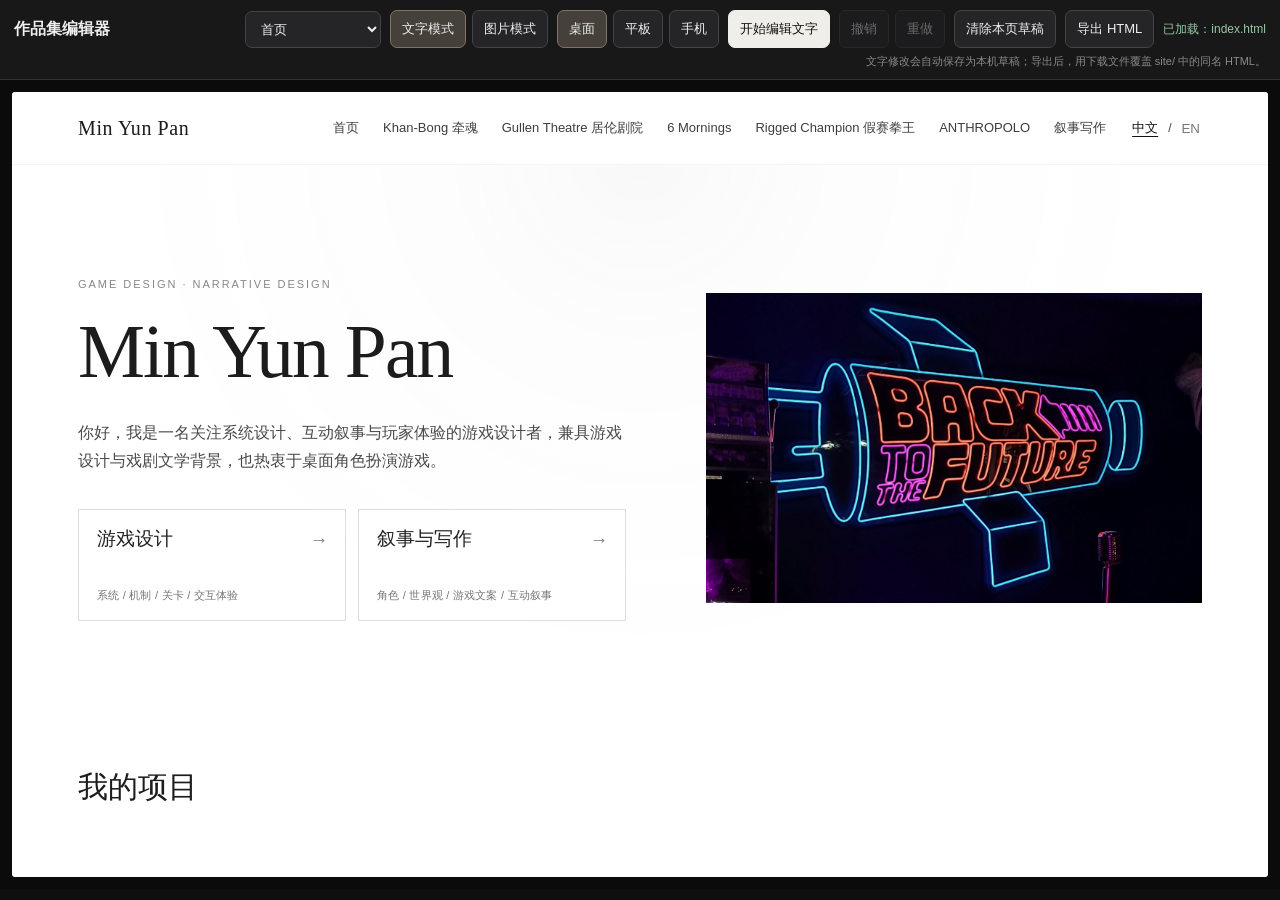
<file: editor.html>
<!doctype html>
<html lang="zh-CN"><head><meta charset="utf-8"><meta name="viewport" content="width=device-width,initial-scale=1">
<title>Portfolio Editor</title>
<style>
*{box-sizing:border-box}html,body{height:100%}body{margin:0;font-family:Arial,'Microsoft YaHei',sans-serif;background:#0f0f10;color:#eee;overflow:hidden}.bar{min-height:68px;display:flex;align-items:center;gap:9px;padding:10px 14px;background:#181819;border-bottom:1px solid #323234;position:relative;z-index:5;flex-wrap:wrap}.bar strong{margin-right:auto;white-space:nowrap}.bar select,.bar button,.image-panel select,.image-panel input[type="range"]{font:inherit}.bar select,.bar button{border:1px solid #444448;background:#252527;color:#eee;padding:9px 11px;border-radius:7px;font-size:13px}.bar button{cursor:pointer}.bar button:hover{border-color:#666}.bar button.primary{background:#f0eee8;color:#111;border-color:#f0eee8}.bar button.active{background:#45403a;border-color:#807465}.bar button:disabled{opacity:.38;cursor:not-allowed}.group{display:flex;gap:6px;align-items:center}.status{font-size:12px;color:#aaa;min-width:68px}.status.editing{color:#d6bd7b}.status.saved{color:#9ac6a4}.hint{font-size:11px;color:#898989;flex-basis:100%;text-align:right;margin-top:-3px}.workspace{height:calc(100vh - 91px);display:flex;align-items:stretch;padding:12px;background:#0b0b0c;gap:12px;overflow:hidden}.preview-area{min-width:0;flex:1;display:flex;justify-content:center;overflow:auto}.preview-shell{height:100%;width:100%;max-width:none;background:#fff;box-shadow:0 0 0 1px #292929;transition:width .25s ease;border-radius:4px;overflow:hidden}.preview-shell.tablet{width:820px}.preview-shell.mobile{width:390px}.frame{width:100%;height:100%;border:0;background:white}.image-panel{width:320px;flex:0 0 320px;background:#181819;border:1px solid #323234;border-radius:8px;padding:15px;overflow:auto;display:none}.image-panel.open{display:block}.image-panel h2{font-size:16px;margin:0 0 4px}.panel-sub{font-size:11px;color:#8f8f93;margin:0 0 16px;line-height:1.55}.field{margin:0 0 16px}.field label{display:block;font-size:12px;color:#bbb;margin-bottom:7px}.field select{width:100%;border:1px solid #444448;background:#252527;color:#eee;padding:9px;border-radius:6px}.field input[type="range"]{width:100%;accent-color:#d6bd7b}.range-row{display:grid;grid-template-columns:1fr 44px;gap:8px;align-items:center}.range-value{font-size:12px;text-align:right;color:#d3d3d3}.image-preview{aspect-ratio:16/10;background:#09090a;border:1px solid #333;border-radius:6px;display:flex;align-items:center;justify-content:center;overflow:hidden;margin-bottom:15px}.image-preview img{max-width:100%;max-height:100%;object-fit:contain}.path-box{font-family:Consolas,monospace;font-size:11px;line-height:1.5;color:#aaa;background:#101011;border:1px solid #303033;border-radius:6px;padding:9px;word-break:break-all}.image-actions{display:grid;grid-template-columns:1fr 1fr;gap:8px;margin-top:10px}.image-actions button,.file-button{border:1px solid #444448;background:#252527;color:#eee;padding:9px 10px;border-radius:6px;font-size:12px;cursor:pointer}.image-actions button:hover,.file-button:hover{border-color:#666}.file-button{display:block;text-align:center}.file-button input{display:none}.image-warning{font-size:11px;color:#c5a879;line-height:1.55;margin-top:12px}.empty-panel{color:#8f8f93;font-size:12px;line-height:1.7;padding-top:8px}.mode-image .hint{color:#c5a879}@media(max-width:1080px){.image-panel{width:280px;flex-basis:280px}}@media(max-width:880px){.bar strong{width:100%}.hint{display:none}.workspace{height:calc(100vh - 112px)}.preview-shell.tablet,.preview-shell.mobile{width:100%}.device{display:none}.image-panel{position:absolute;right:12px;top:124px;bottom:12px;z-index:6;width:min(330px,calc(100vw - 24px));box-shadow:0 18px 50px rgba(0,0,0,.45)}}
</style></head>
<body>
<div class="bar">
  <strong>作品集编辑器</strong>
  <select id="pageSelect" aria-label="选择页面">
    <option value="index.html">首页</option>
    <option value="khan-bong.html">牵魂</option>
    <option value="gullen-theatre.html">居伦剧院</option>
    <option value="six-mornings.html">6 Mornings</option>
    <option value="rigged-champion.html">假赛拳王</option>
    <option value="anthropolo.html">ANTHROPOLO</option>
  </select>
  <div class="group" aria-label="编辑模式">
    <button id="textMode" type="button" class="active">文字模式</button>
    <button id="imageMode" type="button">图片模式</button>
  </div>
  <div class="group device" aria-label="预览尺寸">
    <button type="button" data-device="desktop" class="active">桌面</button>
    <button type="button" data-device="tablet">平板</button>
    <button type="button" data-device="mobile">手机</button>
  </div>
  <button id="toggleEdit" class="primary" type="button">开始编辑文字</button>
  <div class="group text-tools">
    <button id="undo" type="button" disabled>撤销</button>
    <button id="redo" type="button" disabled>重做</button>
  </div>
  <button id="resetDraft" type="button">清除本页草稿</button>
  <button id="download" type="button">导出 HTML</button>
  <span id="status" class="status"></span>
  <span class="hint" id="hint">文字修改会自动保存为本机草稿；导出后，用下载文件覆盖 site/ 中的同名 HTML。</span>
</div>
<div class="workspace">
  <div class="preview-area">
    <div id="previewShell" class="preview-shell"><iframe id="preview" class="frame" src="index.html"></iframe></div>
  </div>
  <aside id="imagePanel" class="image-panel" aria-label="图片编辑面板">
    <div id="imagePanelEmpty" class="empty-panel">进入“图片模式”后，点击页面中的图片即可编辑。<br><br>支持：替换图片、Cover / Contain、水平与垂直位置调整。</div>
    <div id="imageControls" hidden>
      <h2>图片设置</h2>
      <p class="panel-sub">修改只作用于当前选中的图片，不会改变页面结构。</p>
      <div class="image-preview"><img id="panelPreview" alt="当前图片预览"></div>
      <div class="field"><label>当前资源路径</label><div id="originalPath" class="path-box"></div></div>
      <div class="field"><label for="fitSelect">显示方式</label><select id="fitSelect"><option value="">跟随页面样式</option><option value="cover">Cover — 填满并裁切</option><option value="contain">Contain — 完整显示</option></select></div>
      <div class="field"><label for="posX">水平位置</label><div class="range-row"><input id="posX" type="range" min="0" max="100" value="50"><span id="posXValue" class="range-value">50%</span></div></div>
      <div class="field"><label for="posY">垂直位置</label><div class="range-row"><input id="posY" type="range" min="0" max="100" value="50"><span id="posYValue" class="range-value">50%</span></div></div>
      <label class="file-button">选择替换图片<input id="replaceFile" type="file" accept="image/png,image/jpeg,image/webp,image/gif"></label>
      <div class="field" style="margin-top:12px"><label>导出后目标路径</label><div id="targetPath" class="path-box"></div></div>
      <div class="image-actions"><button id="downloadReplacement" type="button" disabled>下载替换图</button><button id="resetImage" type="button">恢复原图</button></div>
      <div class="image-warning">替换图片时：先导出 HTML，再点“下载替换图”，并把下载的图片放到上面显示的目标路径。若只调整 Cover / Contain / 位置，则只需导出 HTML。</div>
    </div>
  </aside>
</div>
<script src="js/editor.js"></script>
</body></html>
</file>
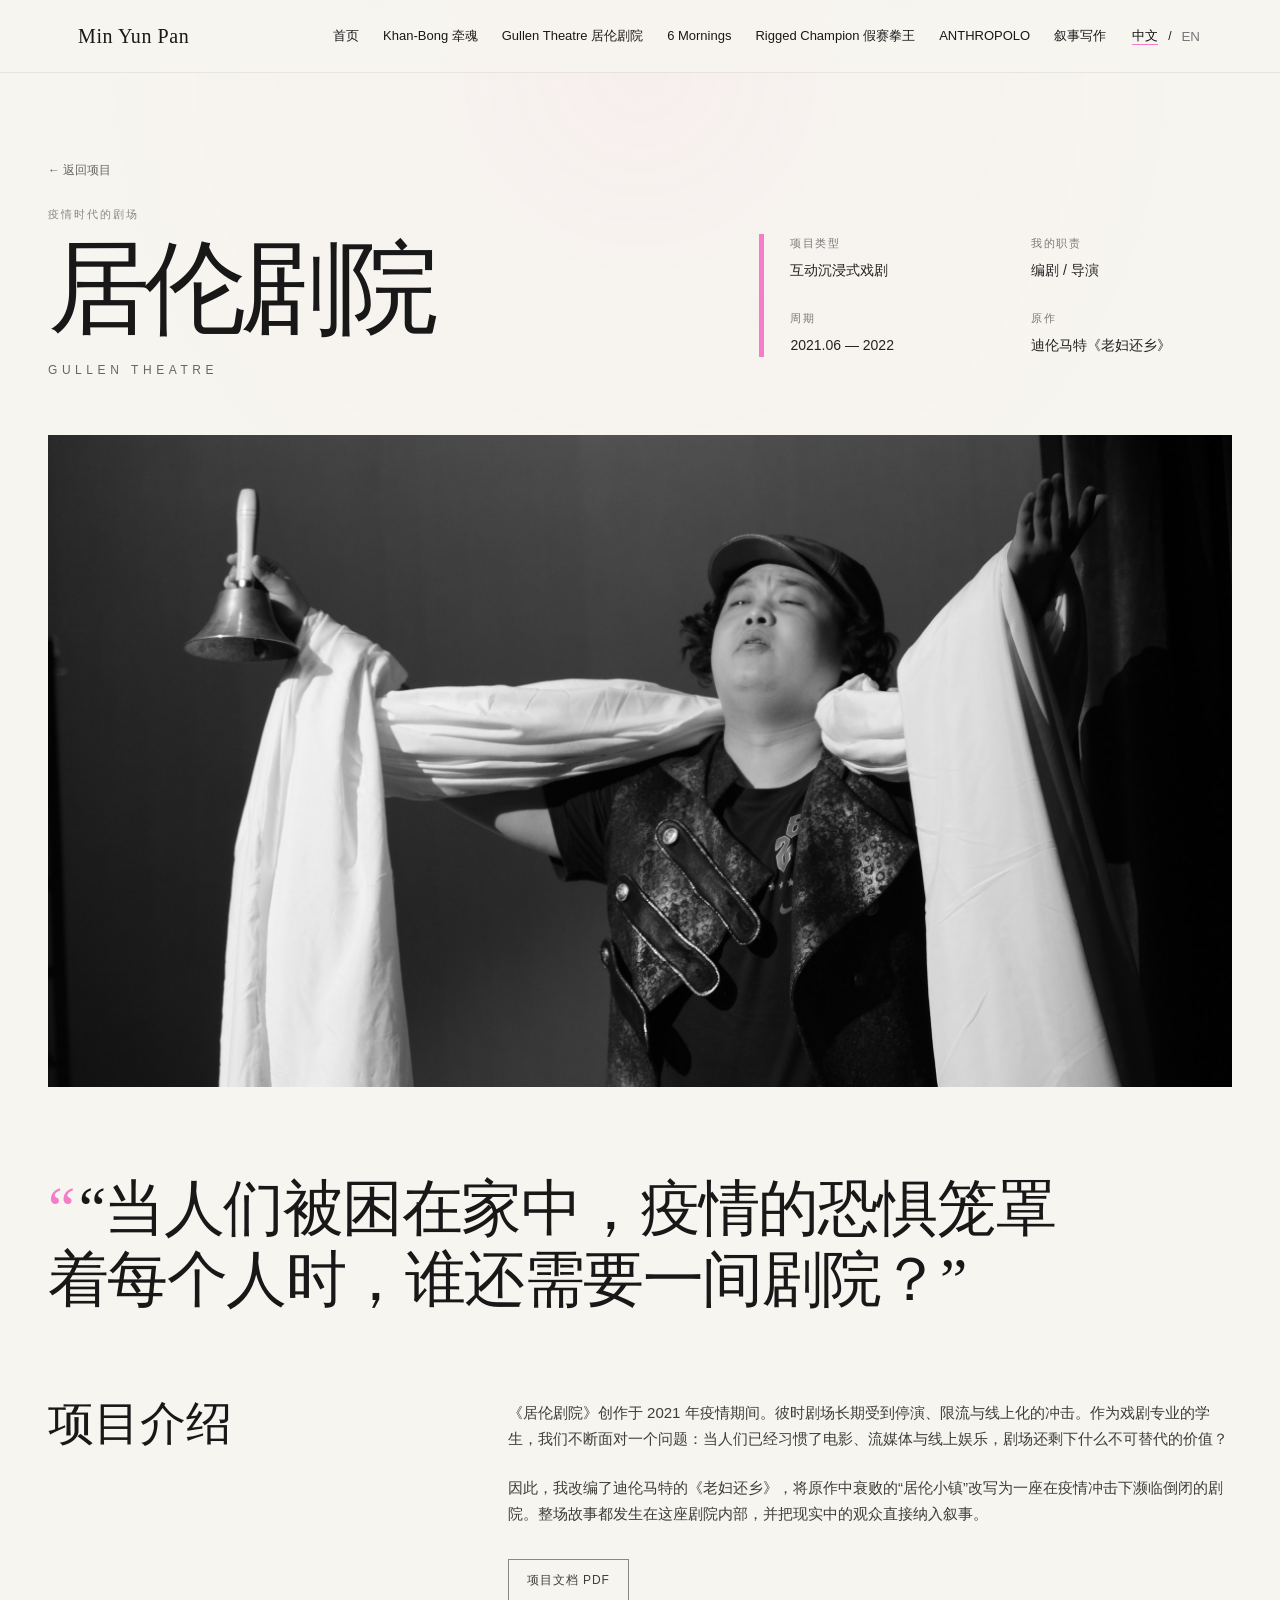
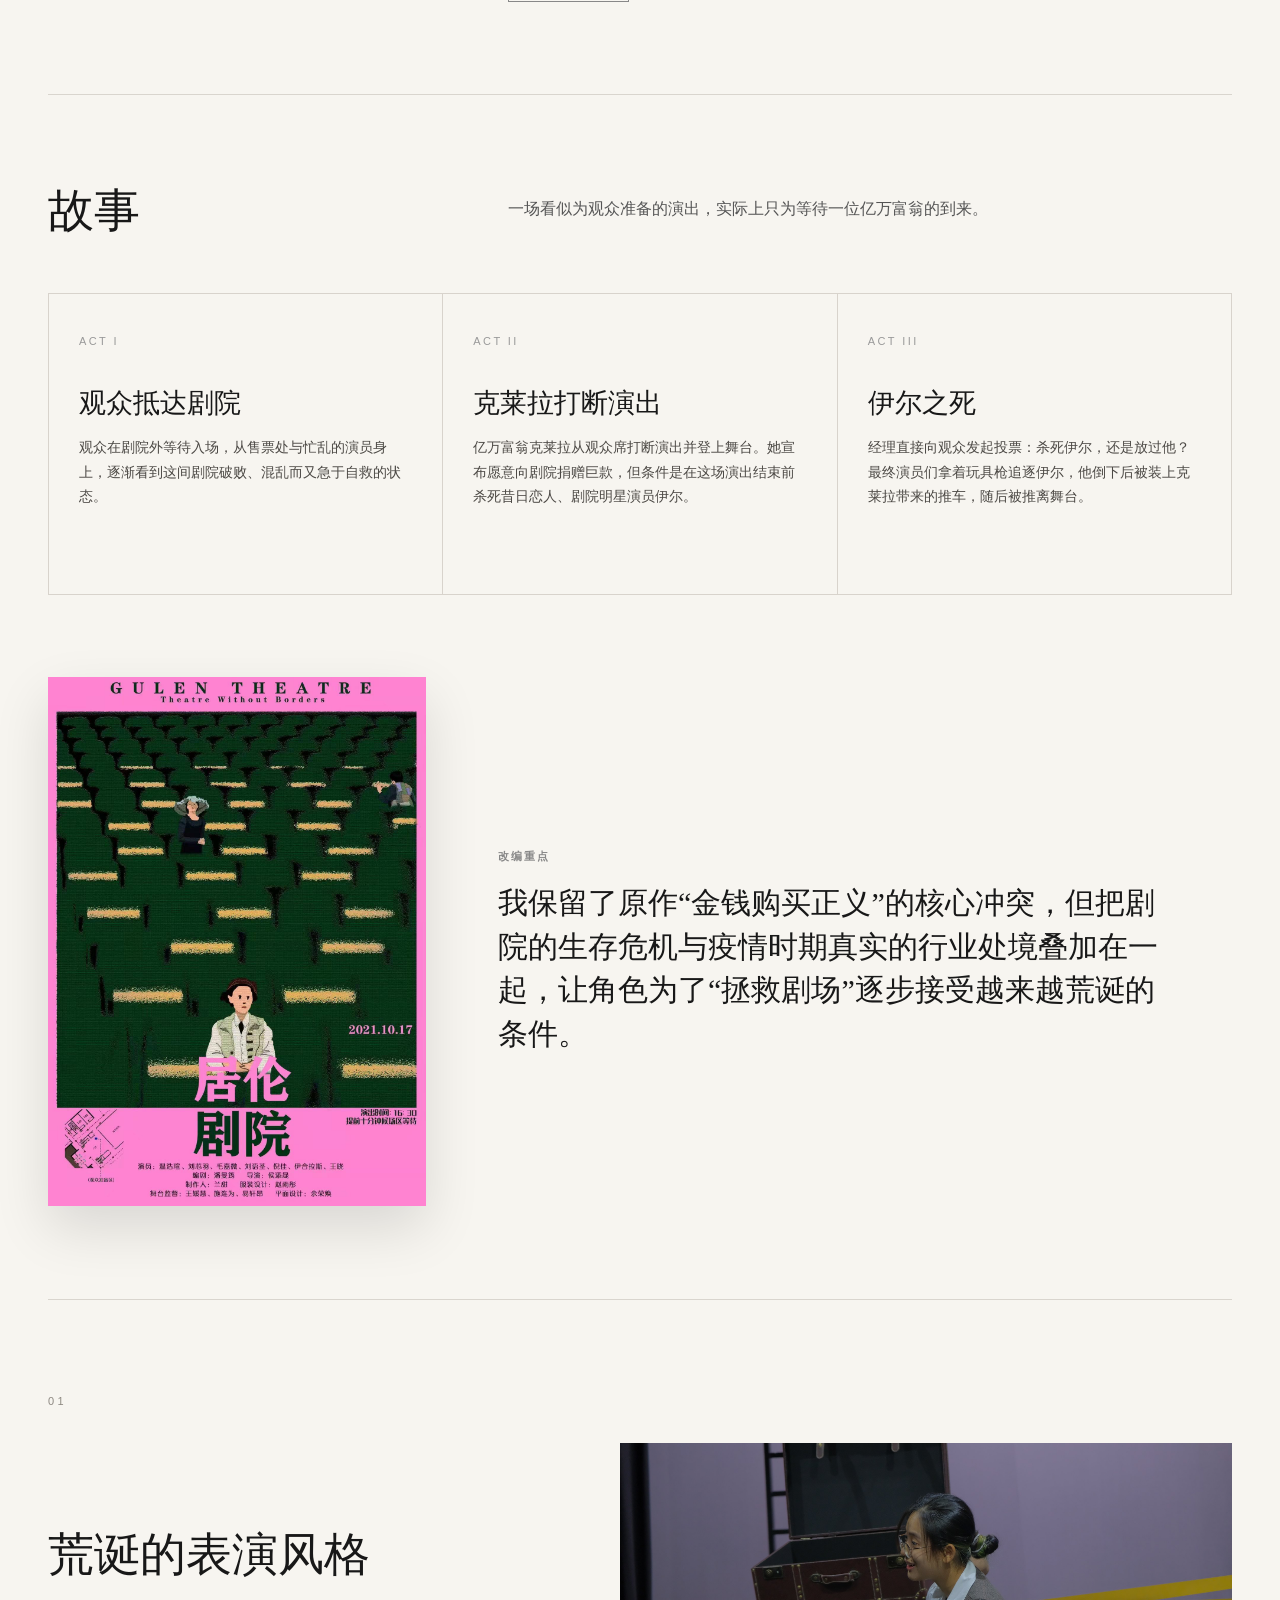
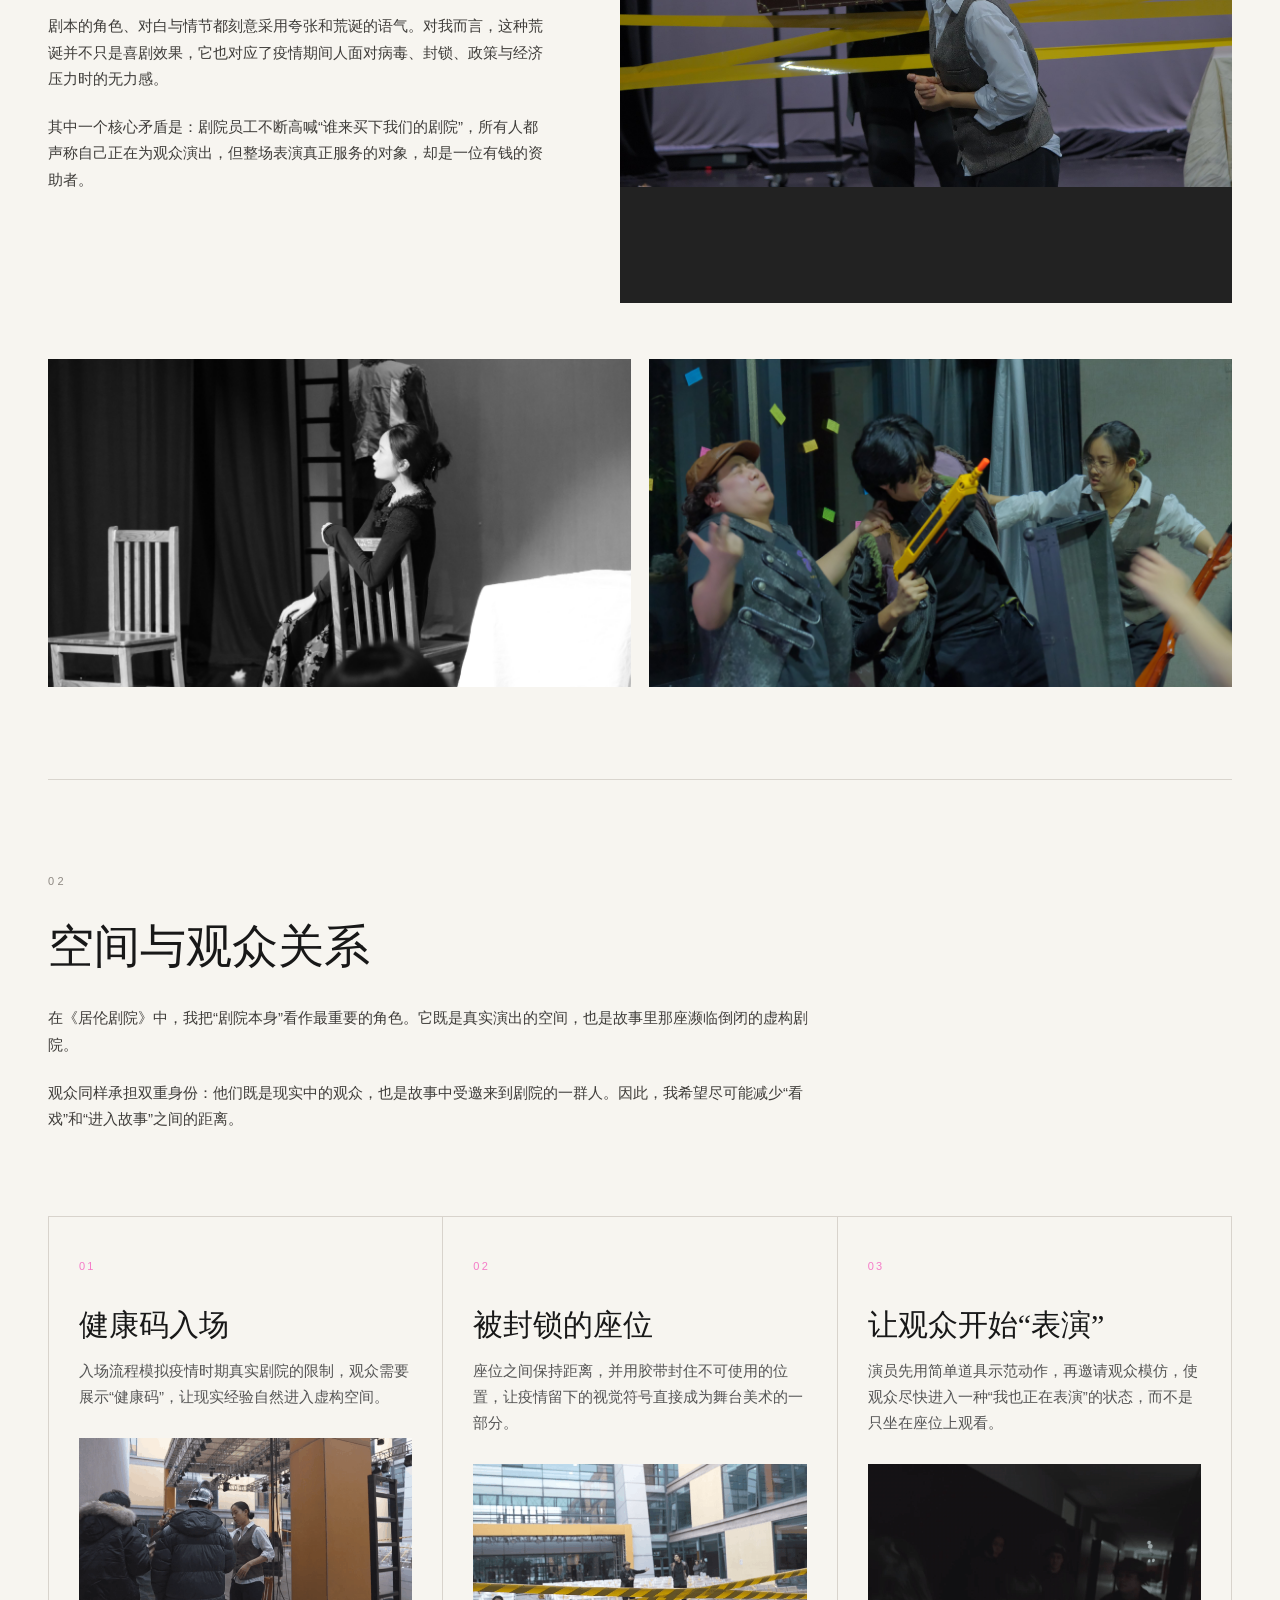
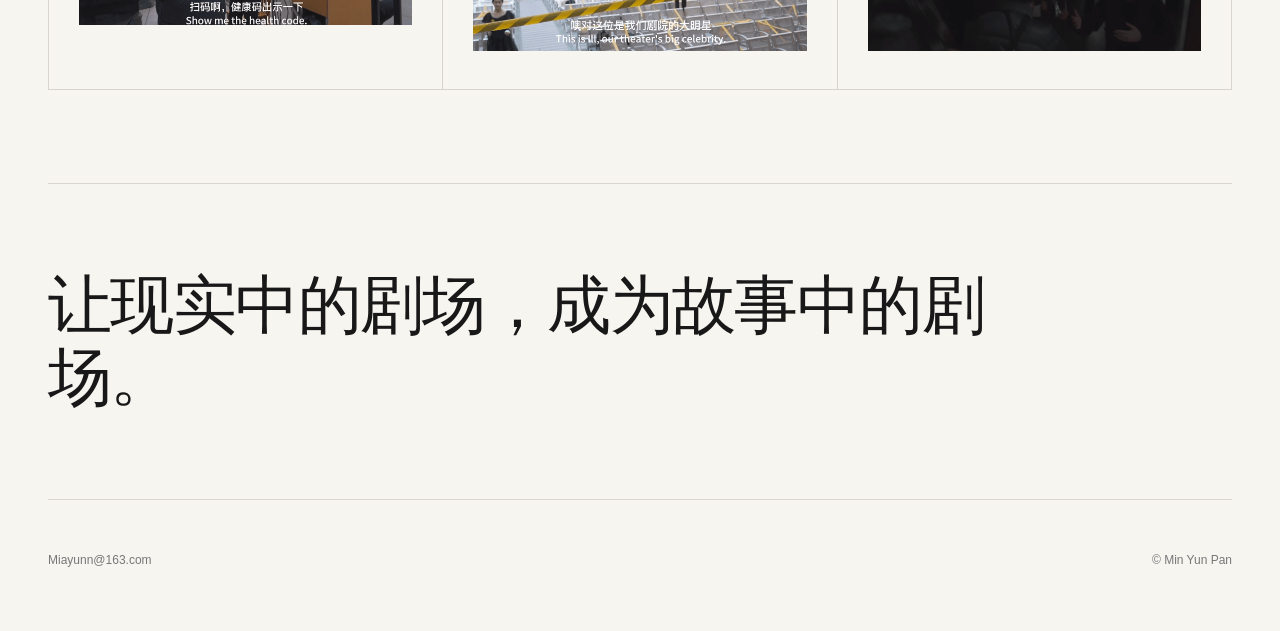
<file: gullen-theatre.html>
<!doctype html>
<html lang="zh-CN">
<head>
  <meta charset="utf-8">
  <meta name="viewport" content="width=device-width,initial-scale=1">
  <title>居伦剧院 Gullen Theatre — Min Yun Pan</title>
  <meta name="description" content="居伦剧院 / Gullen Theatre — 沉浸式戏剧项目">
  <link rel="stylesheet" href="css/style.css">
<link rel="stylesheet" href="css/enhancements.css">
</head>
<body class="lang-zh project-gullen">
<header class="site-header">
  <nav class="nav">
    <a class="brand" href="index.html">Min Yun Pan</a>
    <div class="nav-links">
      <a class="keep" href="index.html"><span class="inline-lang zh">首页</span><span class="inline-lang en">Home</span></a>
      <a href="khan-bong.html">Khan-Bong 牵魂</a>
      <a href="gullen-theatre.html">Gullen Theatre 居伦剧院</a>
      <a href="six-mornings.html">6 Mornings</a>
      <a href="rigged-champion.html">Rigged Champion 假赛拳王</a>
      <a href="anthropolo.html">ANTHROPOLO</a>
      <a href="narrative.html"><span class="inline-lang zh">叙事写作</span><span class="inline-lang en">Writing</span></a><div class="lang"><button data-set-lang="zh">中文</button><span>/</span><button data-set-lang="en">EN</button></div>
    </div>
  </nav>
</header>

<main class="page gullen-page">
  <section class="gullen-hero">
    <a class="back" href="index.html">← <span class="inline-lang zh">返回项目</span><span class="inline-lang en">Back to projects</span></a>
    <div class="gullen-title-row">
      <div>
        <div class="eyebrow"><span class="inline-lang zh">疫情时代的剧场</span><span class="inline-lang en">Theatre During the Pandemic Era</span></div>
        <h1 class="gullen-title"><span class="inline-lang zh">居伦剧院</span><span class="inline-lang en">Gullen Theatre</span></h1>
        <div class="gullen-en-title">GULLEN THEATRE</div>
      </div>
      <div class="gullen-meta-wrap">
        <dl class="meta gullen-meta">
          <div><dt><span class="inline-lang zh">项目类型</span><span class="inline-lang en">Project Type</span></dt><dd><span class="inline-lang zh">互动沉浸式戏剧</span><span class="inline-lang en">Immersive Theatre</span></dd></div>
          <div><dt><span class="inline-lang zh">我的职责</span><span class="inline-lang en">My Role</span></dt><dd><span class="inline-lang zh">编剧 / 导演</span><span class="inline-lang en">Playwright / Director</span></dd></div>
          <div><dt><span class="inline-lang zh">周期</span><span class="inline-lang en">Duration</span></dt><dd>2021.06 — 2022</dd></div>
          <div><dt><span class="inline-lang zh">原作</span><span class="inline-lang en">Based on</span></dt><dd><span class="inline-lang zh">迪伦马特《老妇还乡》</span><span class="inline-lang en">Dürrenmatt's <em>The Visit</em></span></dd></div>
        </dl>
      </div>
    </div>
    <div class="gullen-hero-image"><img src="assets/images/gullen/stage-02.jpg" alt="Gullen Theatre performance"></div>
  </section>

  <section class="gullen-intro gullen-rule">
    <div class="gullen-quote" data-lang-block="zh">“当人们被困在家中，疫情的恐惧笼罩着每个人时，谁还需要一间剧院？”</div>
    <div class="gullen-quote" data-lang-block="en">“When people were confined to their homes, and the fear of the pandemic haunted everyone, who still needed a theatre?”</div>
    <div class="gullen-intro-grid">
      <div>
        <h2><span class="inline-lang zh">项目介绍</span><span class="inline-lang en">Introduction</span></h2>
      </div>
      <div class="gullen-copy" data-lang-block="zh">
        <p>《居伦剧院》创作于 2021 年疫情期间。彼时剧场长期受到停演、限流与线上化的冲击。作为戏剧专业的学生，我们不断面对一个问题：当人们已经习惯了电影、流媒体与线上娱乐，剧场还剩下什么不可替代的价值？</p>
        <p>因此，我改编了迪伦马特的《老妇还乡》，将原作中衰败的“居伦小镇”改写为一座在疫情冲击下濒临倒闭的剧院。整场故事都发生在这座剧院内部，并把现实中的观众直接纳入叙事。</p>
        <div class="cta-row"><a class="cta" href="assets/documents/gullen-theatre.pdf" target="_blank" rel="noopener">项目文档 PDF</a></div>
      </div>
      <div class="gullen-copy" data-lang-block="en">
        <p><em>Gullen Theatre</em> was written in 2021, at the height of the COVID-19 pandemic. Theatres had been heavily affected by closures, restrictions and the shift toward online performance. As drama students, we kept returning to one question: when audiences had grown accustomed to film, streaming and other forms of entertainment, what remained irreplaceable about theatre?</p>
        <p>I adapted Dürrenmatt's <em>The Visit</em>, transforming the original rundown town of Güllen into a theatre struggling to survive the pandemic. The entire story unfolds within the theatre, with the real audience directly incorporated into the fiction.</p>
        <div class="cta-row"><a class="cta" href="assets/documents/gullen-theatre.pdf" target="_blank" rel="noopener">Project PDF</a></div>
      </div>
    </div>
  </section>

  <section class="gullen-story gullen-rule">
    <div class="gullen-story-head">
      <h2><span class="inline-lang zh">故事</span><span class="inline-lang en">Story</span></h2>
      <p data-lang-block="zh">一场看似为观众准备的演出，实际上只为等待一位亿万富翁的到来。</p>
      <p data-lang-block="en">A performance that appears to be staged for its audience is, in fact, waiting for a single billionaire guest.</p>
    </div>
    <div class="gullen-story-grid">
      <div class="story-act">
        <span class="act-no">ACT I</span>
        <h3><span class="inline-lang zh">观众抵达剧院</span><span class="inline-lang en">Audience at the entrance</span></h3>
        <p data-lang-block="zh">观众在剧院外等待入场，从售票处与忙乱的演员身上，逐渐看到这间剧院破败、混乱而又急于自救的状态。</p>
        <p data-lang-block="en">While waiting outside the theatre, the audience encounters the rundown ticket booth, frantic actors and the theatre's chaotic attempt to keep itself alive.</p>
      </div>
      <div class="story-act">
        <span class="act-no">ACT II</span>
        <h3><span class="inline-lang zh">克莱拉打断演出</span><span class="inline-lang en">Clara interrupts the play</span></h3>
        <p data-lang-block="zh">亿万富翁克莱拉从观众席打断演出并登上舞台。她宣布愿意向剧院捐赠巨款，但条件是在这场演出结束前杀死昔日恋人、剧院明星演员伊尔。</p>
        <p data-lang-block="en">Clara abruptly interrupts the performance from the audience, takes the stage, and offers the theatre a vast donation on one condition: her former lover and the theatre's star actor, Ill, must die before the performance ends.</p>
      </div>
      <div class="story-act">
        <span class="act-no">ACT III</span>
        <h3><span class="inline-lang zh">伊尔之死</span><span class="inline-lang en">The death of Ill</span></h3>
        <p data-lang-block="zh">经理直接向观众发起投票：杀死伊尔，还是放过他？最终演员们拿着玩具枪追逐伊尔，他倒下后被装上克莱拉带来的推车，随后被推离舞台。</p>
        <p data-lang-block="en">The manager asks the audience to vote: kill Ill or spare him? The performers eventually pursue Ill with toy guns. After he falls, his body is loaded onto Clara's cart and pushed offstage.</p>
      </div>
    </div>
    <div class="gullen-poster-block">
      <img src="assets/images/gullen/poster-03.jpg" alt="Gullen Theatre poster">
      <div class="poster-note" data-lang-block="zh"><strong>改编重点</strong><br>我保留了原作“金钱购买正义”的核心冲突，但把剧院的生存危机与疫情时期真实的行业处境叠加在一起，让角色为了“拯救剧场”逐步接受越来越荒诞的条件。</div>
      <div class="poster-note" data-lang-block="en"><strong>Adaptation focus</strong><br>I retained the original conflict of “money buying justice,” but overlaid it with the theatre industry's real crisis during the pandemic, allowing the characters' attempt to “save the theatre” to become increasingly absurd.</div>
    </div>
  </section>

  <section class="gullen-absurd gullen-rule">
    <div class="gullen-section-label">01</div>
    <div class="gullen-feature-grid">
      <div>
        <h2><span class="inline-lang zh">荒诞的表演风格</span><span class="inline-lang en">The Style of Absurdity</span></h2>
        <div class="gullen-copy" data-lang-block="zh">
          <p>剧本的角色、对白与情节都刻意采用夸张和荒诞的语气。对我而言，这种荒诞并不只是喜剧效果，它也对应了疫情期间人面对病毒、封锁、政策与经济压力时的无力感。</p>
          <p>其中一个核心矛盾是：剧院员工不断高喊“谁来买下我们的剧院”，所有人都声称自己正在为观众演出，但整场表演真正服务的对象，却是一位有钱的资助者。</p>
        </div>
        <div class="gullen-copy" data-lang-block="en">
          <p>The characters, dialogue and plot deliberately adopt an exaggerated, absurd tone. For me, that absurdity is not only comic; it also reflects the helplessness people felt toward forces beyond their control during the pandemic.</p>
          <p>One central contradiction is that the theatre staff loudly performs for “the audience,” while the entire event is ultimately staged to please a wealthy patron.</p>
        </div>
      </div>
      <div class="feature-photo"><img src="assets/images/gullen/stage-01.jpg" alt="Gullen Theatre absurd performance"></div>
    </div>
    <div class="gullen-gallery two"><img src="assets/images/gullen/stage-03.jpg" alt="Gullen Theatre performance scene"><img src="assets/images/gullen/stage-04.jpg" alt="Gullen Theatre performance scene"></div>
  </section>

  <section class="gullen-space gullen-rule">
    <div class="gullen-section-label">02</div>
    <div class="gullen-space-head">
      <h2><span class="inline-lang zh">空间与观众关系</span><span class="inline-lang en">Space & Spectator Relationships</span></h2>
      <div class="gullen-copy" data-lang-block="zh">
        <p>在《居伦剧院》中，我把“剧院本身”看作最重要的角色。它既是真实演出的空间，也是故事里那座濒临倒闭的虚构剧院。</p>
        <p>观众同样承担双重身份：他们既是现实中的观众，也是故事中受邀来到剧院的一群人。因此，我希望尽可能减少“看戏”和“进入故事”之间的距离。</p>
      </div>
      <div class="gullen-copy" data-lang-block="en">
        <p>In <em>Gullen Theatre</em>, the theatre itself is the most important character. It functions both as the real performance venue and as the fictional rundown theatre inside the story.</p>
        <p>The audience also carries a double identity: they are the real spectators, while simultaneously playing invited guests within the fiction. I therefore tried to reduce the distance between “watching a performance” and “entering the story.”</p>
      </div>
    </div>
    <div class="interaction-list">
      <article>
        <span>01</span>
        <h3><span class="inline-lang zh">健康码入场</span><span class="inline-lang en">Health-code entry</span></h3>
        <p data-lang-block="zh">入场流程模拟疫情时期真实剧院的限制，观众需要展示“健康码”，让现实经验自然进入虚构空间。</p>
        <p data-lang-block="en">The entry process recreated real pandemic-era restrictions, including the presentation of a “health code,” allowing a familiar real-world ritual to become part of the fiction.</p>
        <div class="interaction-media"><img src="assets/gifs/gullen/code.gif" alt="Health-code entry interaction"></div>
      </article>
      <article>
        <span>02</span>
        <h3><span class="inline-lang zh">被封锁的座位</span><span class="inline-lang en">Blocked seats</span></h3>
        <p data-lang-block="zh">座位之间保持距离，并用胶带封住不可使用的位置，让疫情留下的视觉符号直接成为舞台美术的一部分。</p>
        <p data-lang-block="en">Seats were spaced apart and unusable seats were taped off, turning the visual language of pandemic restrictions into part of the scenography.</p>
        <div class="interaction-media"><img src="assets/gifs/gullen/seal.gif" alt="Blocked seats in Gullen Theatre"></div>
      </article>
      <article>
        <span>03</span>
        <h3><span class="inline-lang zh">让观众开始“表演”</span><span class="inline-lang en">Inviting the audience to perform</span></h3>
        <p data-lang-block="zh">演员先用简单道具示范动作，再邀请观众模仿，使观众尽快进入一种“我也正在表演”的状态，而不是只坐在座位上观看。</p>
        <p data-lang-block="en">Actors used simple props and invited the audience to imitate their actions, helping spectators enter a performative state rather than remaining passive observers.</p>
        <div class="interaction-media"><img src="assets/gifs/gullen/interaction.gif" alt="Audience interaction in Gullen Theatre"></div>
      </article>

    </div>
  </section>

  <section class="gullen-closing-line gullen-rule">
    <h2><span class="inline-lang zh">让现实中的剧场，成为故事中的剧场。</span><span class="inline-lang en">Let the real theatre become the theatre inside the story.</span></h2>
  </section>

  <footer class="footer"><span>Miayunn@163.com</span><span>© Min Yun Pan</span></footer>
</main>
<script src="js/main.js"></script>
<script src="js/enhancements.js"></script>
</body>
</html>
</file>
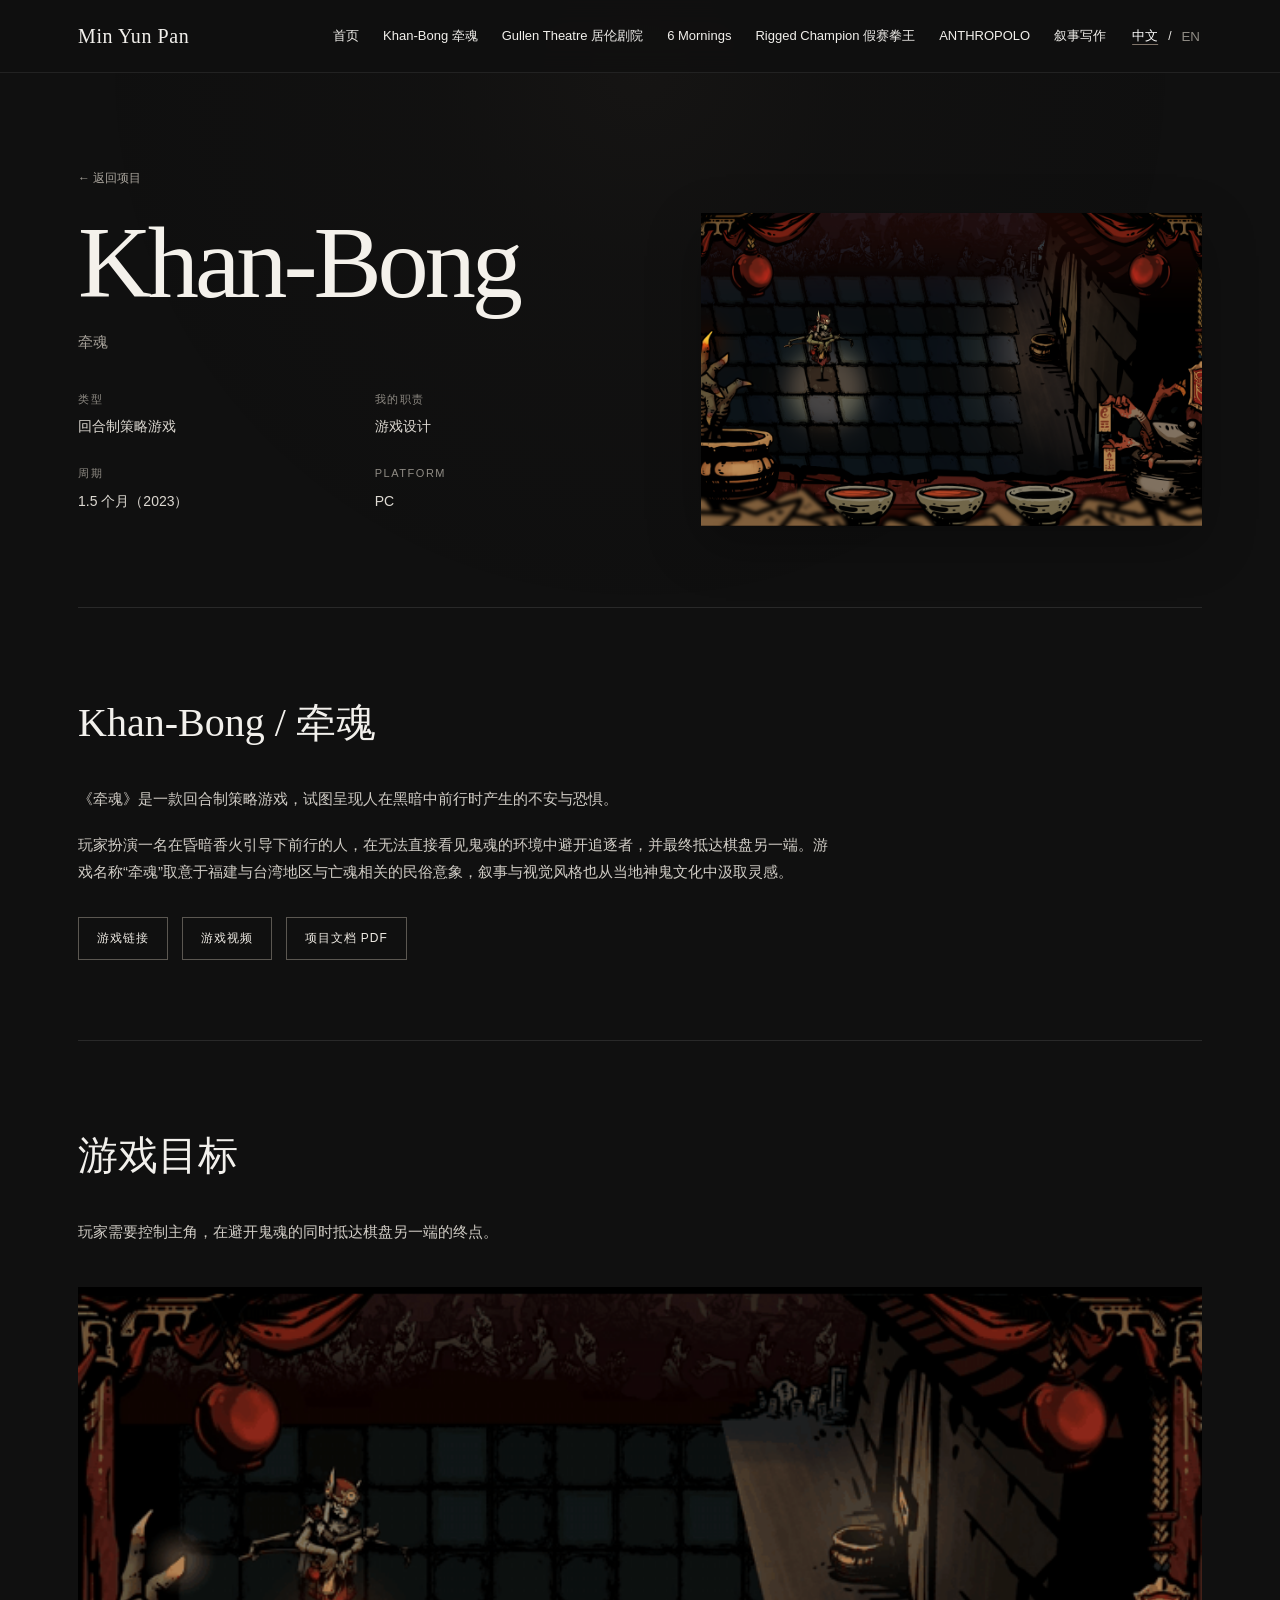
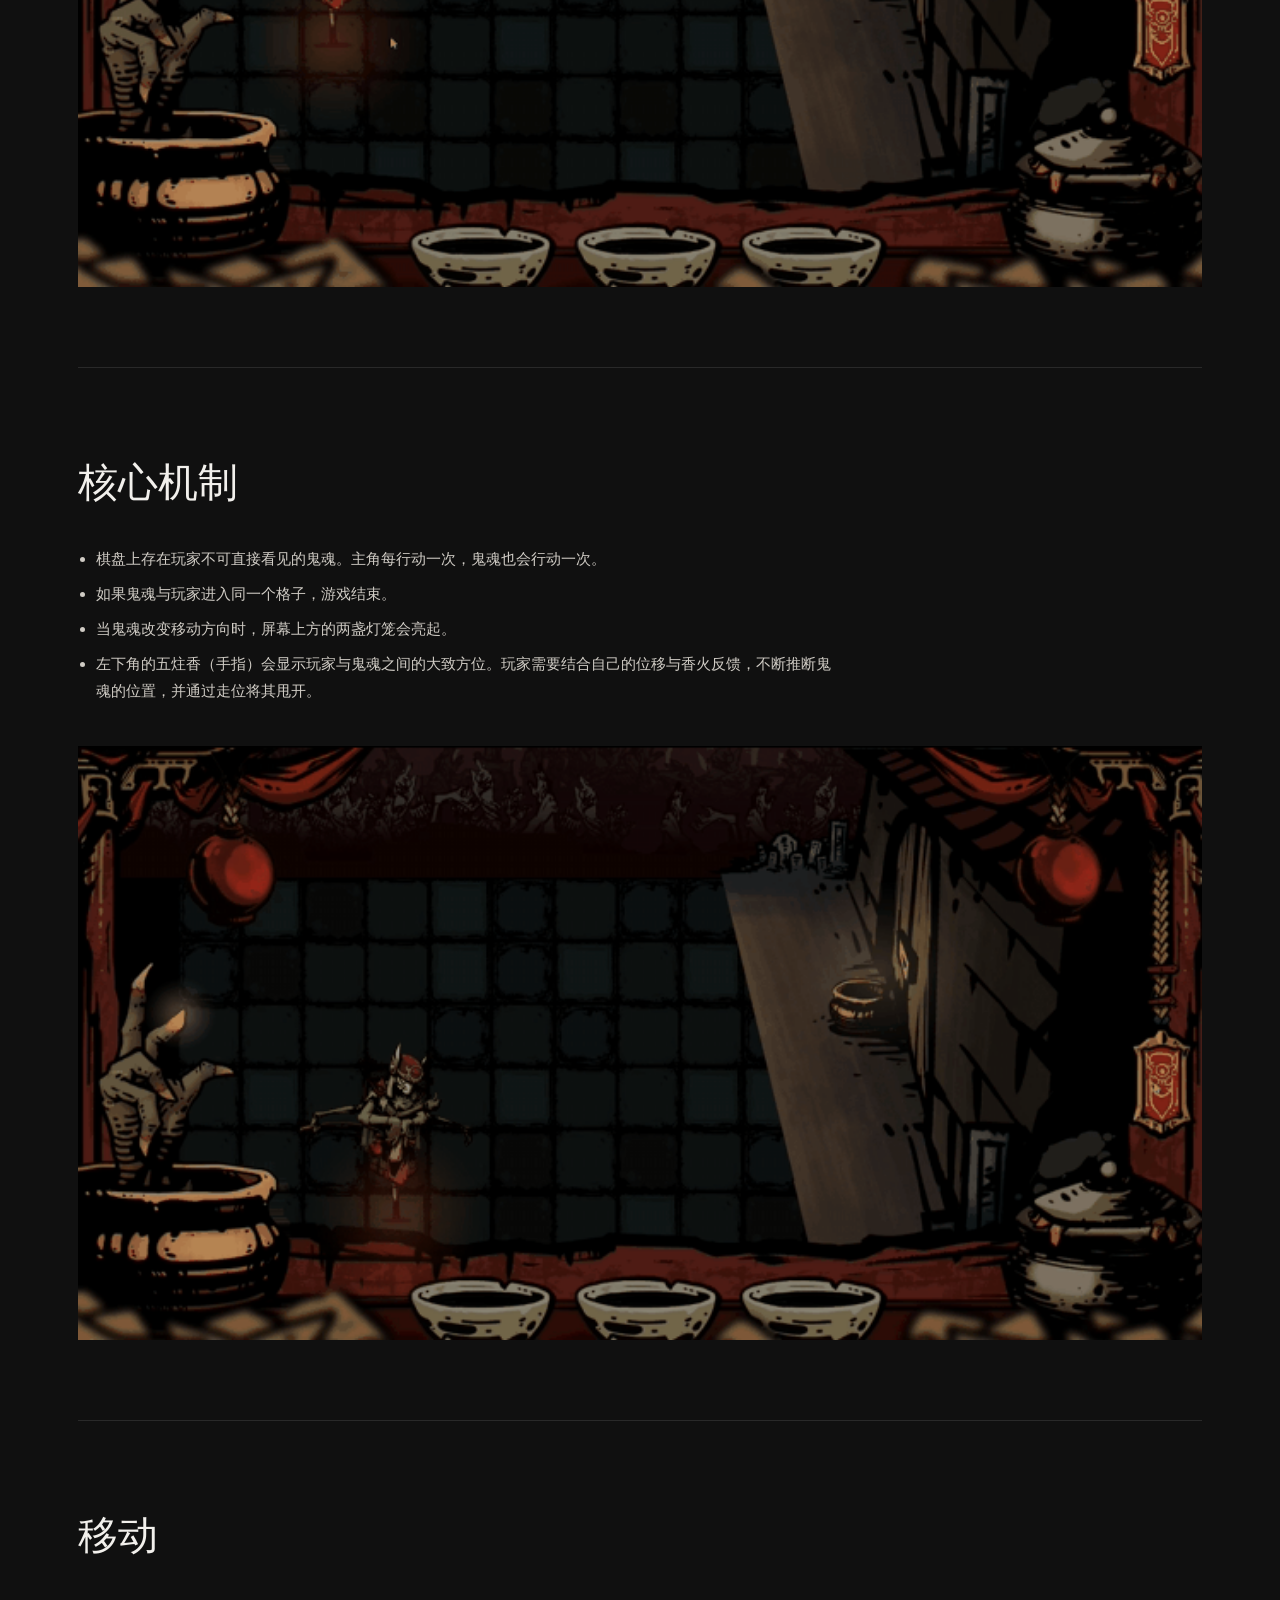
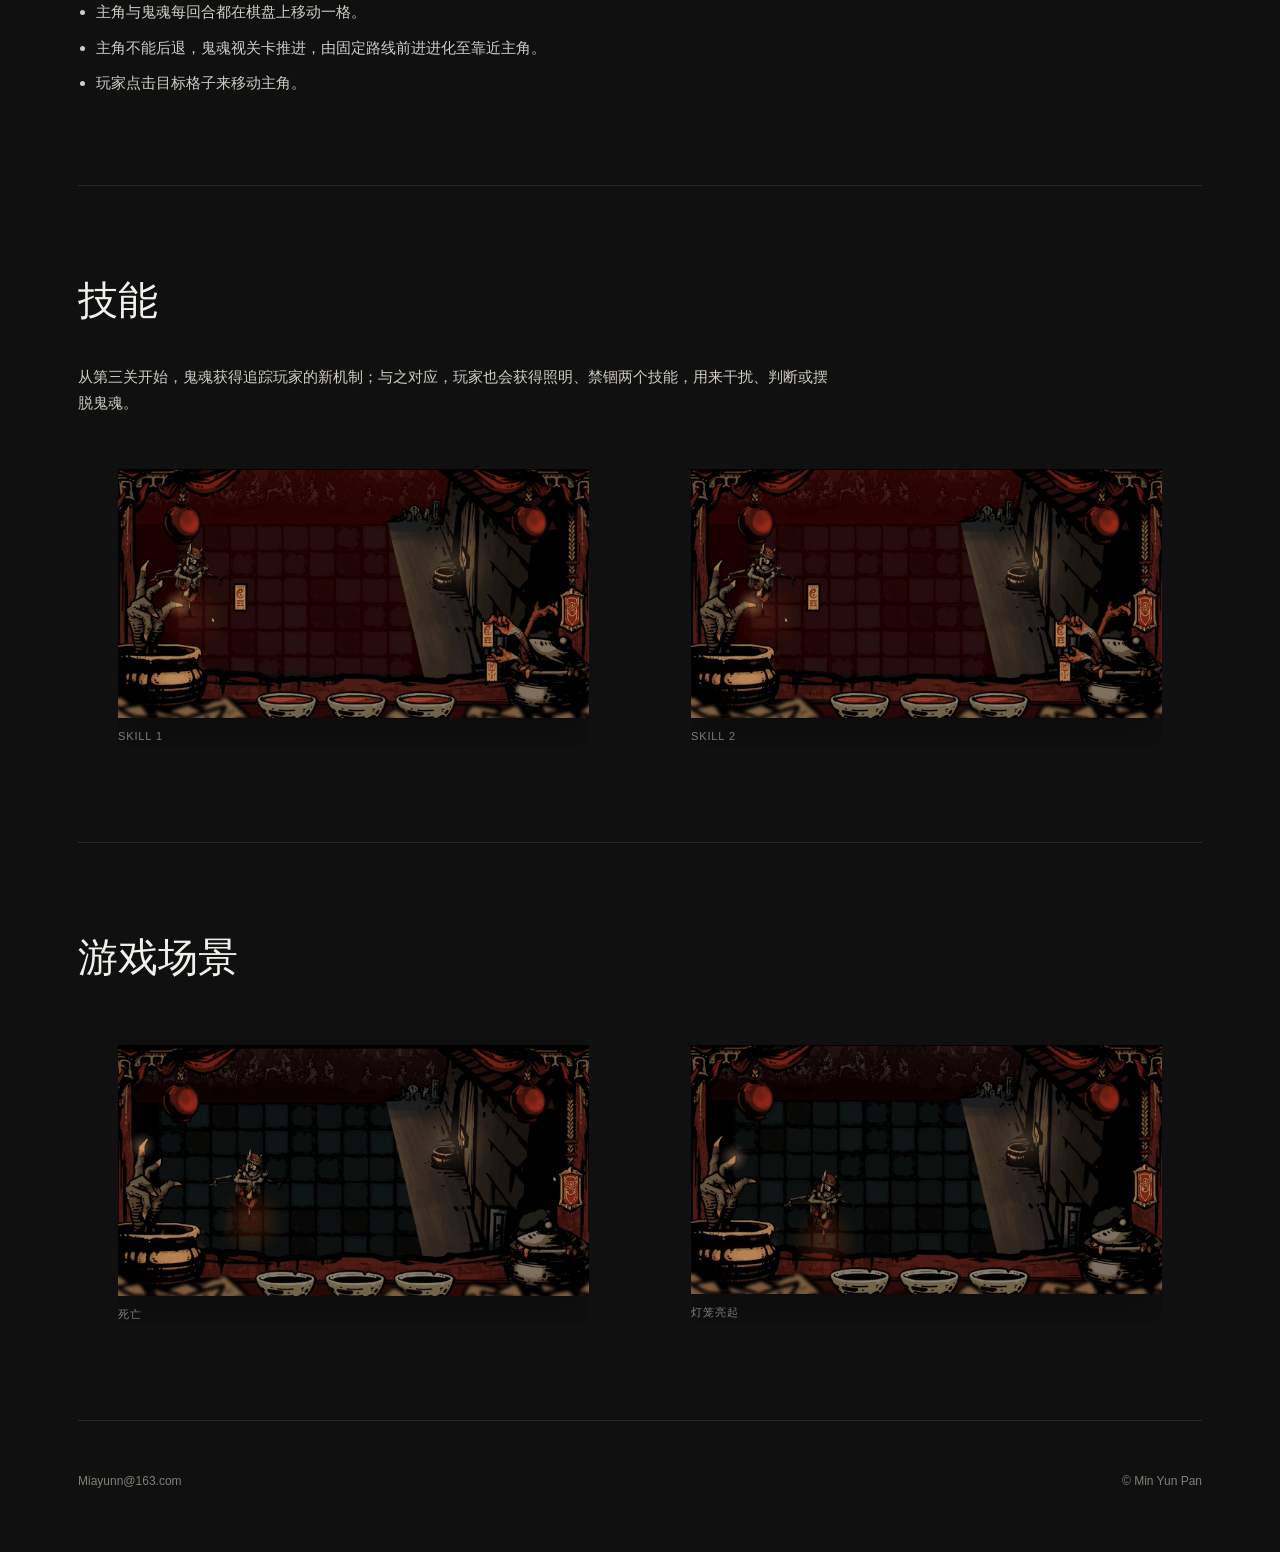
<file: khan-bong.html>
<!doctype html>
<html lang="zh-CN"><head><meta charset="utf-8"><meta name="viewport" content="width=device-width,initial-scale=1"><title>Khan-Bong / 牵魂 — Min Yun Pan</title><meta name="description" content="《牵魂》Khan-Bong — 回合制策略游戏设计项目"><link rel="stylesheet" href="css/style.css"><link rel="stylesheet" href="css/enhancements.css">
</head>
<body class="lang-zh project-dark"><header class="site-header"><nav class="nav"><a class="brand" href="index.html">Min Yun Pan</a><div class="nav-links"><a class="keep" href="index.html"><span class="inline-lang zh">首页</span><span class="inline-lang en">Home</span></a><a href="khan-bong.html">Khan-Bong 牵魂</a><a href="gullen-theatre.html">Gullen Theatre 居伦剧院</a><a href="six-mornings.html">6 Mornings</a><a href="rigged-champion.html">Rigged Champion 假赛拳王</a><a href="anthropolo.html">ANTHROPOLO</a><a href="narrative.html"><span class="inline-lang zh">叙事写作</span><span class="inline-lang en">Writing</span></a><div class="lang"><button data-set-lang="zh">中文</button><span>/</span><button data-set-lang="en">EN</button></div></div></nav></header>
<main class="page"><section class="project-hero"><a class="back" href="index.html">← <span class="inline-lang zh">返回项目</span><span class="inline-lang en">Back to projects</span></a><div class="project-hero-grid"><div><h1 class="project-title">Khan-Bong</h1><div class="project-subtitle"><span class="inline-lang zh">牵魂</span><span class="inline-lang en">A turn-based strategy game</span></div><dl class="meta"><div><dt><span class="inline-lang zh">类型</span><span class="inline-lang en">Type</span></dt><dd><span class="inline-lang zh">回合制策略游戏</span><span class="inline-lang en">Turn-based strategy game</span></dd></div><div><dt><span class="inline-lang zh">我的职责</span><span class="inline-lang en">My Role</span></dt><dd><span class="inline-lang zh">游戏设计</span><span class="inline-lang en">Game designer / Concept artist / Narrative designer</span></dd></div><div><dt><span class="inline-lang zh">周期</span><span class="inline-lang en">Duration</span></dt><dd><span class="inline-lang zh">1.5 个月（2023）</span><span class="inline-lang en">1.5 months (2023)</span></dd></div><div><dt>Platform</dt><dd>PC</dd></div></dl></div><img class="cover-gif" src="assets/images/khan-bong-cover.png" alt="Khan-Bong / 牵魂"></div></section>
<section class="long-section"><h2>Khan-Bong / <span class="inline-lang zh">牵魂</span></h2><div class="text-narrow" data-lang-block="zh"><p>《牵魂》是一款回合制策略游戏，试图呈现人在黑暗中前行时产生的不安与恐惧。</p><p>玩家扮演一名在昏暗香火引导下前行的人，在无法直接看见鬼魂的环境中避开追逐者，并最终抵达棋盘另一端。游戏名称“牵魂”取意于福建与台湾地区与亡魂相关的民俗意象，叙事与视觉风格也从当地神鬼文化中汲取灵感。</p></div><div class="text-narrow" data-lang-block="en"><p>Khan-Bong is a turn-based strategy game that aims to convey the insecurity and dread of navigating through darkness.</p><p>The player follows a dim light—incense—through a dark environment, avoiding unseen enemies and trying to reach the end of the board. The title draws from Fujian and Taiwanese folklore surrounding the souls of the dead, which also inspired the game's narrative and visual style.</p></div><div class="cta-row"><a class="cta" href="https://hecean.itch.io" target="_blank" rel="noopener noreferrer"><span class="inline-lang zh">游戏链接</span><span class="inline-lang en">Game Link</span></a><a class="cta" href="https://www.youtube.com/watch?v=W8BQhdIPYok" target="_blank" rel="noopener noreferrer"><span class="inline-lang zh">游戏视频</span><span class="inline-lang en">Game Video</span></a><a class="cta" href="assets/documents/gullen-theatre.pdf" target="_blank" rel="noopener"><span class="inline-lang zh">项目文档 PDF</span><span class="inline-lang en">Project PDF</span></a></div></section>
<section class="long-section"><h2><span class="inline-lang zh">游戏目标</span><span class="inline-lang en">Game Goal</span></h2><div class="text-narrow"><div data-lang-block="zh"><p>玩家需要控制主角，在避开鬼魂的同时抵达棋盘另一端的终点。</p></div><div data-lang-block="en"><p>The player controls the protagonist and must reach the endpoint at the far side of the board while avoiding the ghosts.</p></div></div><div class="media-wide"><img src="assets/gifs/kb-gameplay.gif" alt="Movement in Khan-Bong"></div></section>
<section class="long-section"><h2><span class="inline-lang zh">核心机制</span><span class="inline-lang en">Mechanic</span></h2><div class="text-narrow" data-lang-block="zh"><ul><li>棋盘上存在玩家不可直接看见的鬼魂。主角每行动一次，鬼魂也会行动一次。</li><li>如果鬼魂与玩家进入同一个格子，游戏结束。</li><li>当鬼魂改变移动方向时，屏幕上方的两盏灯笼会亮起。</li><li>左下角的五炷香（手指）会显示玩家与鬼魂之间的大致方位。玩家需要结合自己的位移与香火反馈，不断推断鬼魂的位置，并通过走位将其甩开。</li></ul></div><div class="text-narrow" data-lang-block="en"><ul><li>Invisible ghosts occupy the board. Whenever the protagonist moves once, the ghosts also move once.</li><li>If a ghost reaches the same grid as the player, the game ends.</li><li>When a ghost changes direction, two lanterns at the top of the screen light up.</li><li>Five incense sticks at the lower left indicate the ghost's relative direction and approximate distance, asking the player to infer its position from changing feedback.</li></ul></div><div class="media-wide"><img src="assets/gifs/kb-lanterns.gif" alt="Lantern and incense feedback"></div></section>
<section class="long-section"><h2><span class="inline-lang zh">移动</span><span class="inline-lang en">Movement</span></h2><div class="text-narrow" data-lang-block="zh"><ul><li>主角与鬼魂每回合都在棋盘上移动一格。</li><li>主角不能后退，鬼魂视关卡推进，由固定路线前进进化至靠近主角。</li><li>玩家点击目标格子来移动主角。</li></ul></div><div class="text-narrow" data-lang-block="en"><ul><li>Both the protagonist and the ghosts move one grid per turn.</li><li>The protagonist cannot backtrack, while ghosts maintain their forward direction.</li><li>The protagonist moves by clicking the target grid.</li></ul></div></section>
<section class="long-section"><h2><span class="inline-lang zh">技能</span><span class="inline-lang en">Skills</span></h2><div class="text-narrow" data-lang-block="zh"><p>从第三关开始，鬼魂获得追踪玩家的新机制；与之对应，玩家也会获得照明、禁锢两个技能，用来干扰、判断或摆脱鬼魂。</p></div><div class="text-narrow" data-lang-block="en"><p>From the third level onward, ghosts gain a new tracking mechanic. The player also receives two skills to counter them.</p></div><div class="media-two"><figure><img src="assets/gifs/kb-skill-1.gif" alt="Khan-Bong skill 1"><figcaption class="media-caption">Skill 1</figcaption></figure><figure><img src="assets/gifs/kb-skill-2.gif" alt="Khan-Bong skill 2"><figcaption class="media-caption">Skill 2</figcaption></figure></div></section>
<section class="long-section"><h2><span class="inline-lang zh">游戏场景</span><span class="inline-lang en">Gamescene</span></h2><div class="media-two"><figure><img src="assets/gifs/kb-death.gif" alt="Death"><figcaption class="media-caption"><span class="inline-lang zh">死亡</span><span class="inline-lang en">Death</span></figcaption></figure><figure><img src="assets/gifs/kb-lanterns.gif" alt="Lanterns light up"><figcaption class="media-caption"><span class="inline-lang zh">灯笼亮起</span><span class="inline-lang en">Lanterns light up</span></figcaption></figure></div></section>
<footer class="footer"><span>Miayunn@163.com</span><span>© Min Yun Pan</span></footer></main><script src="js/main.js"></script><script src="js/enhancements.js"></script>

</body></html>
</file>
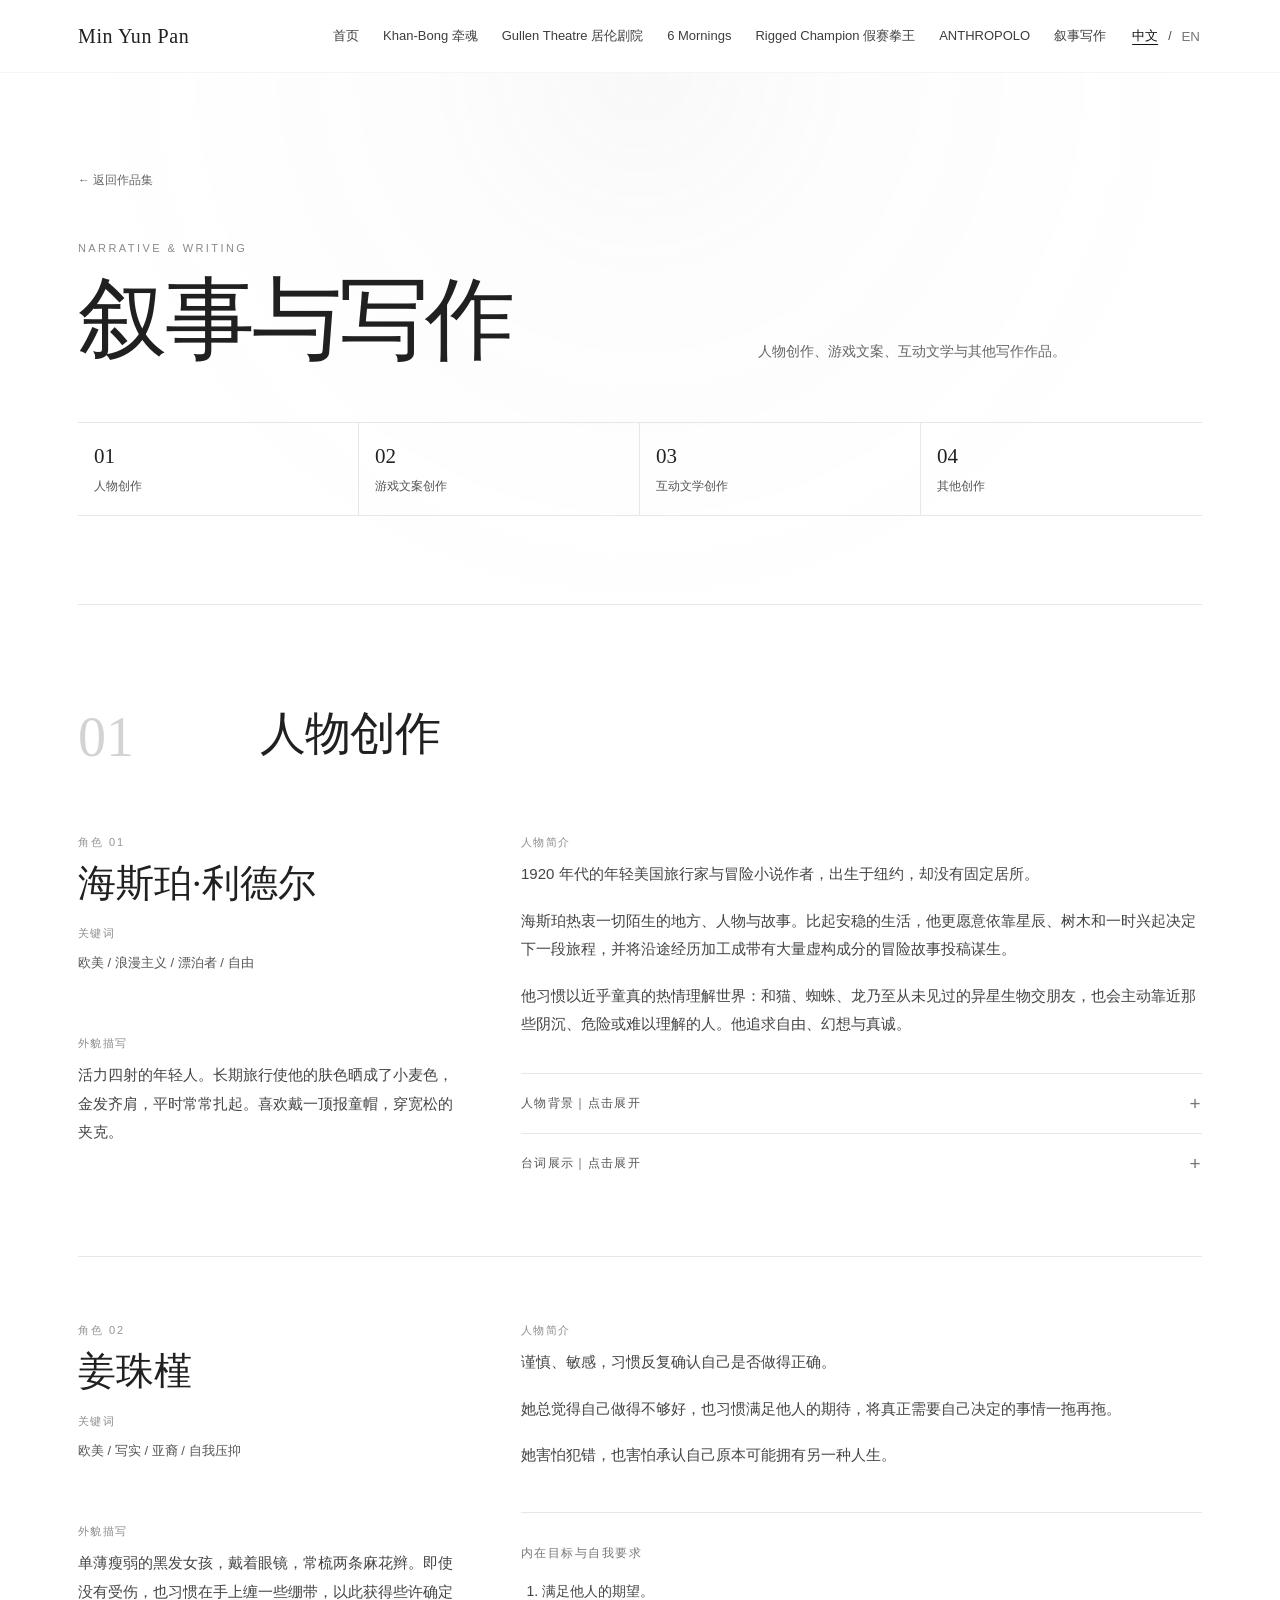
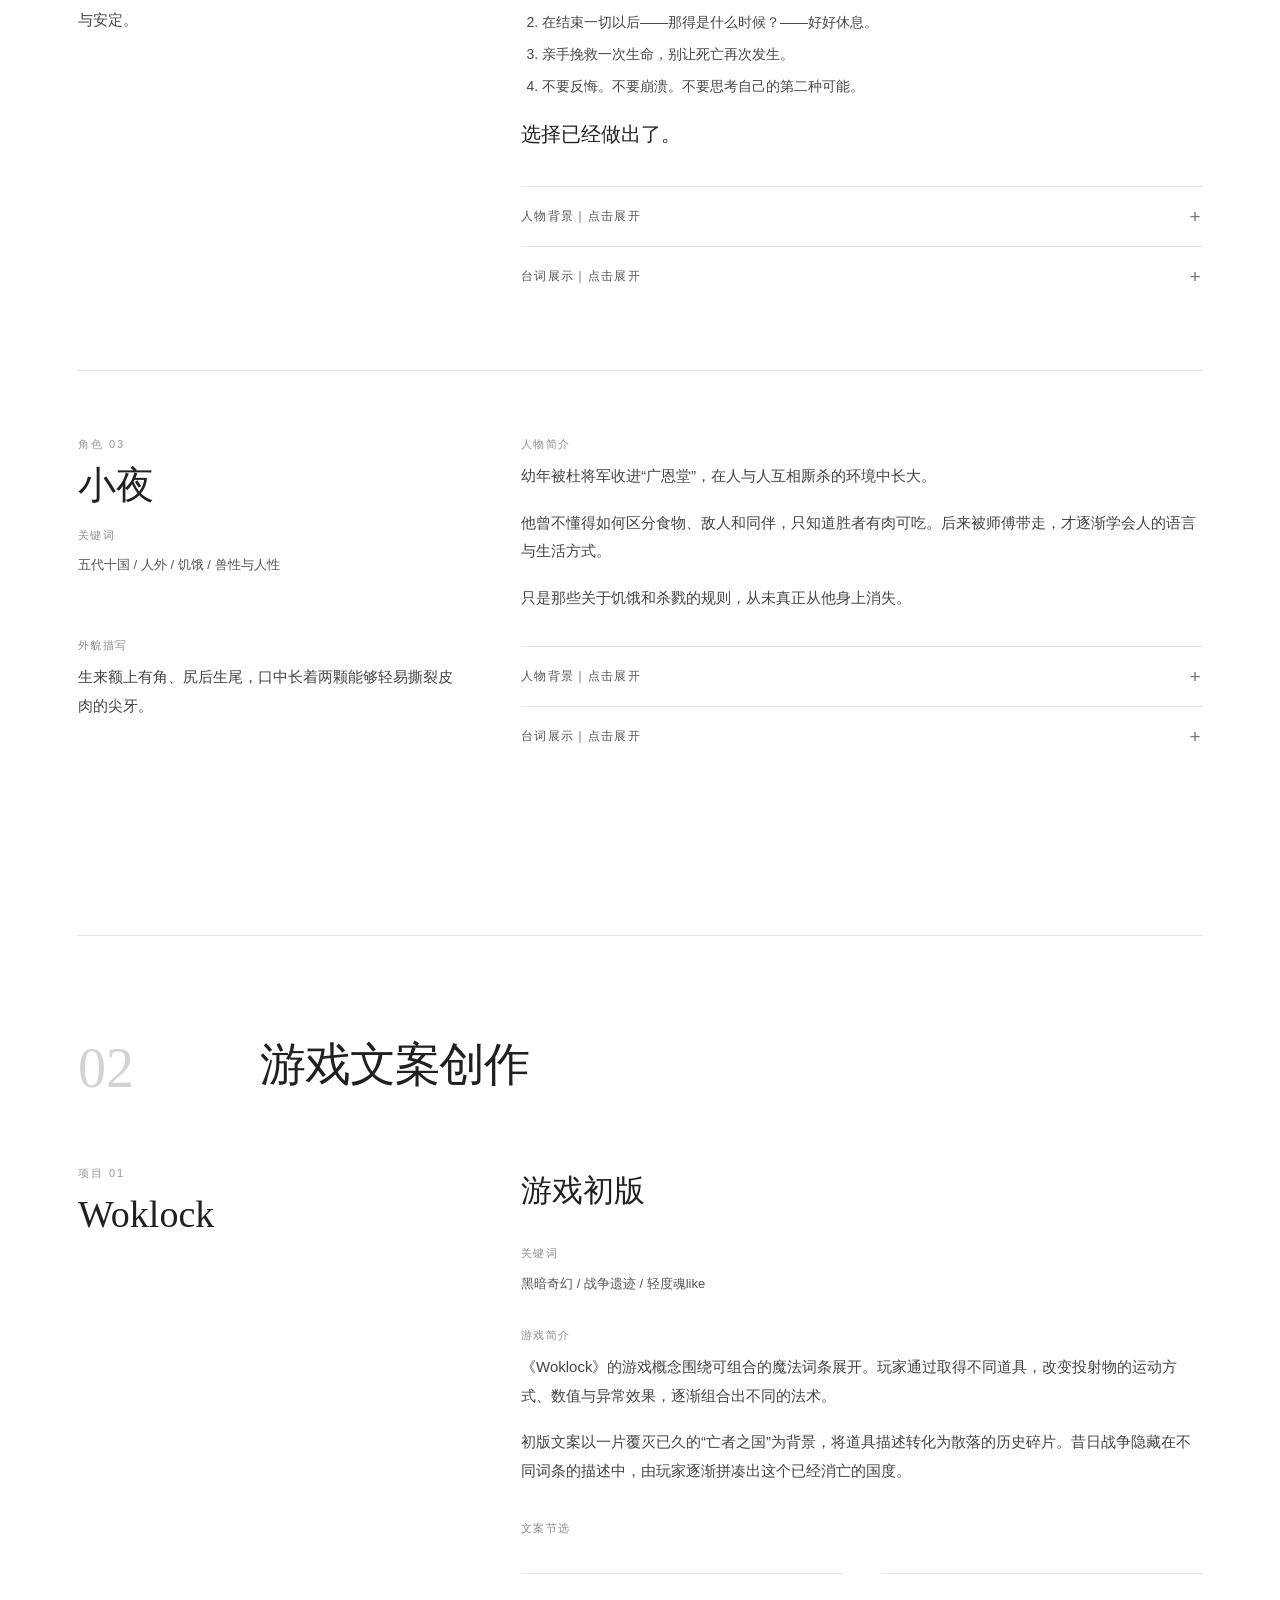
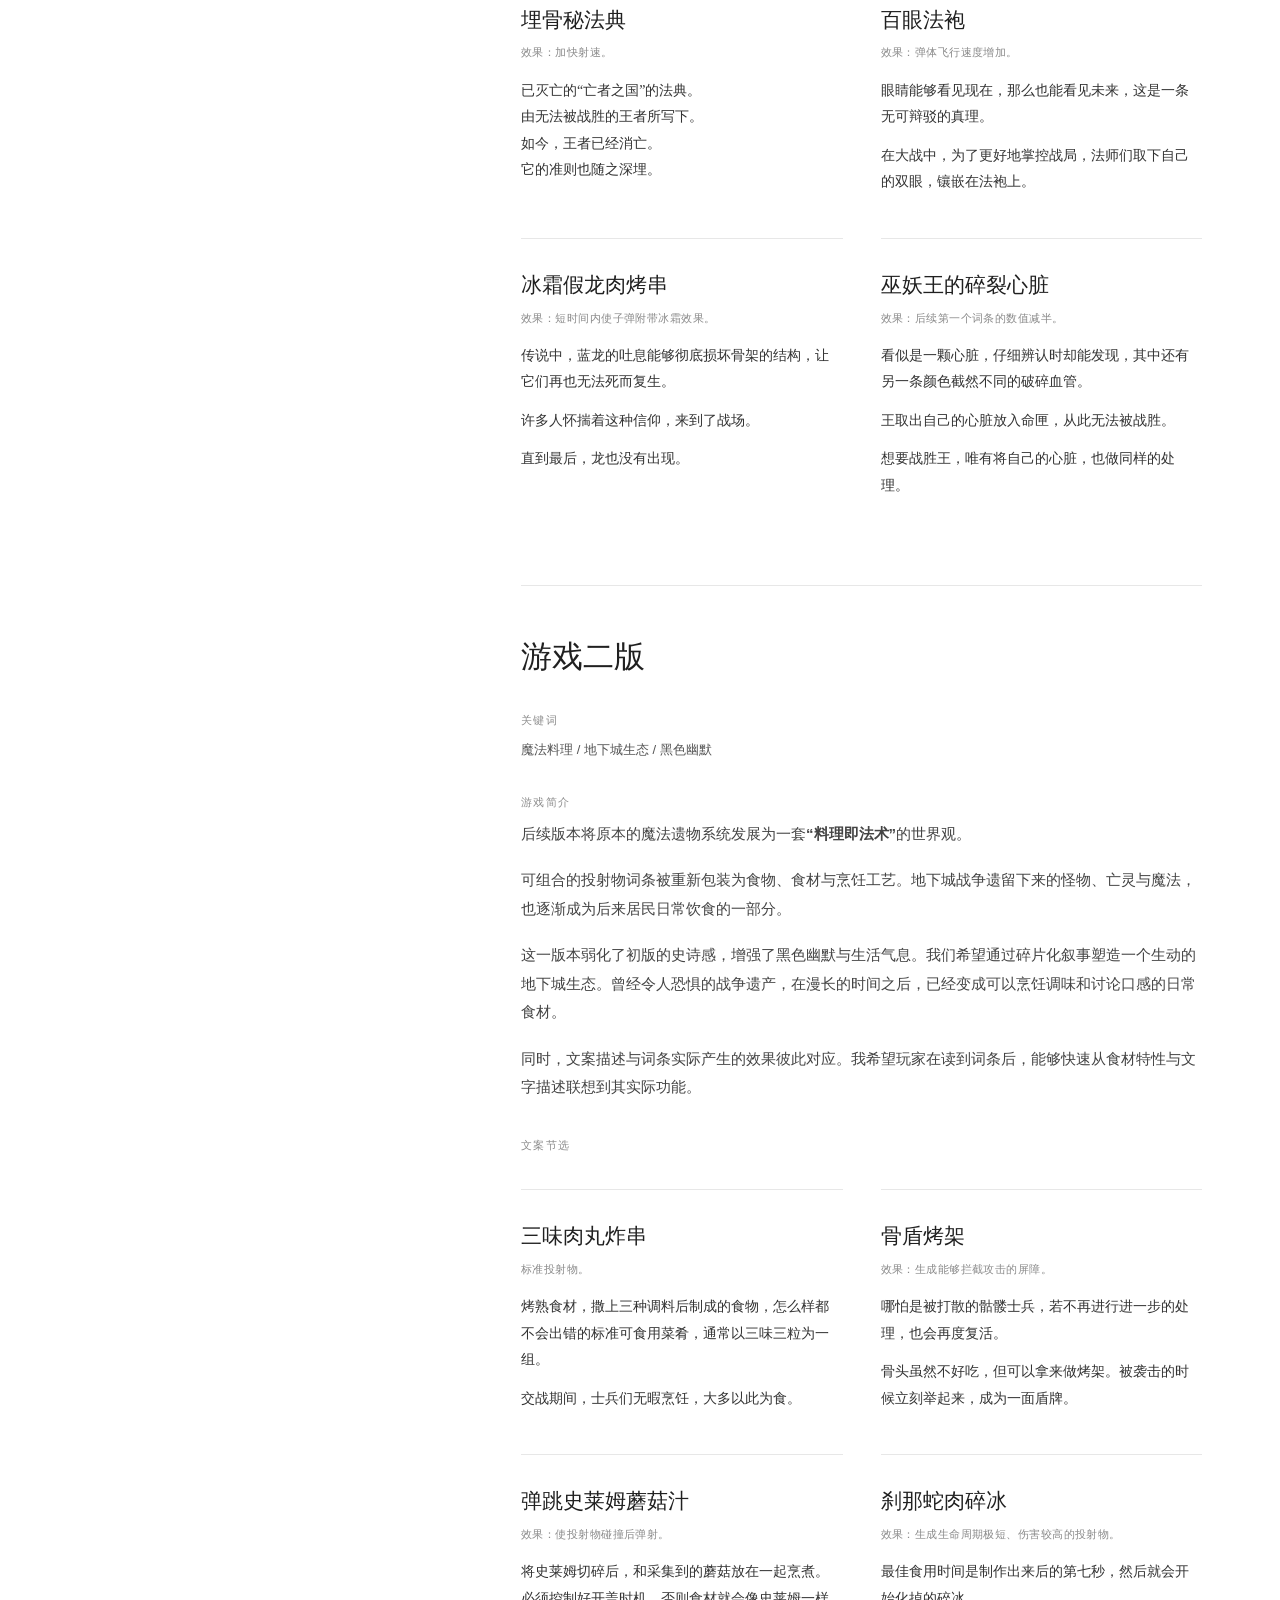
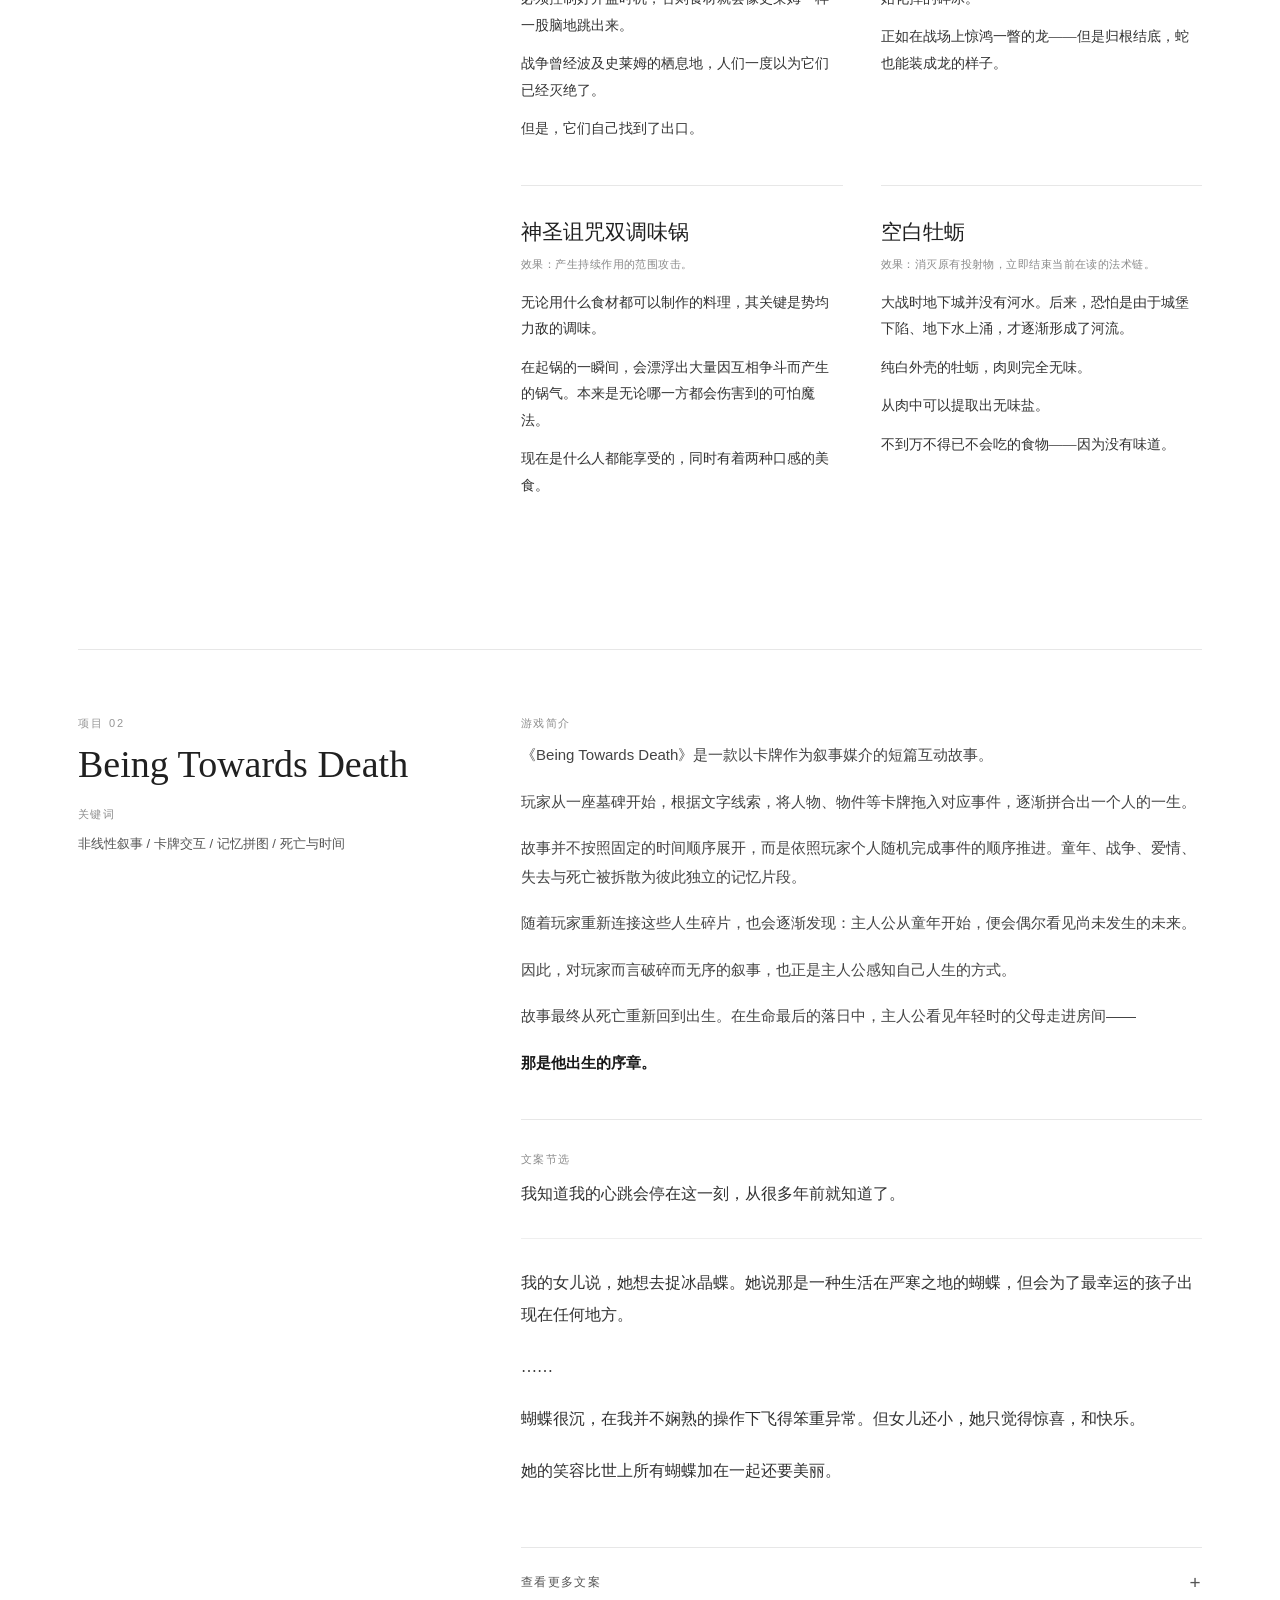
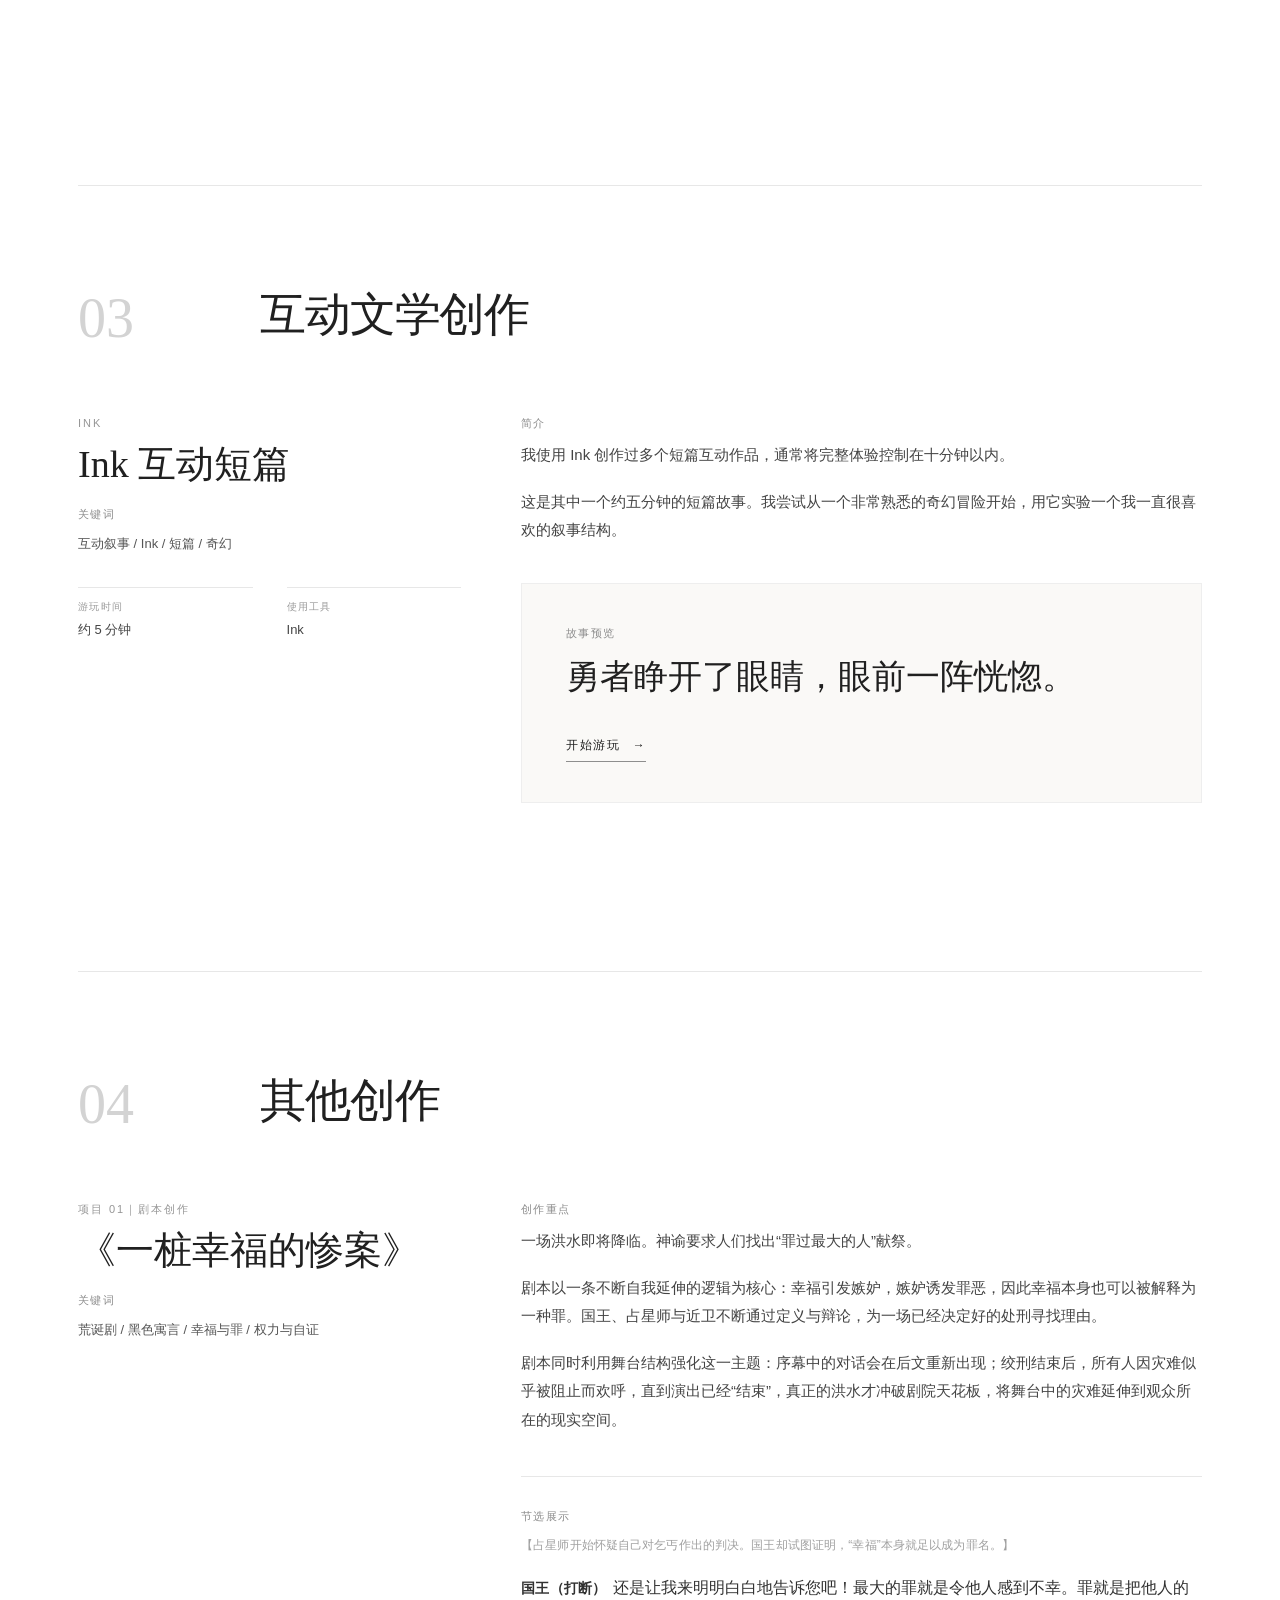
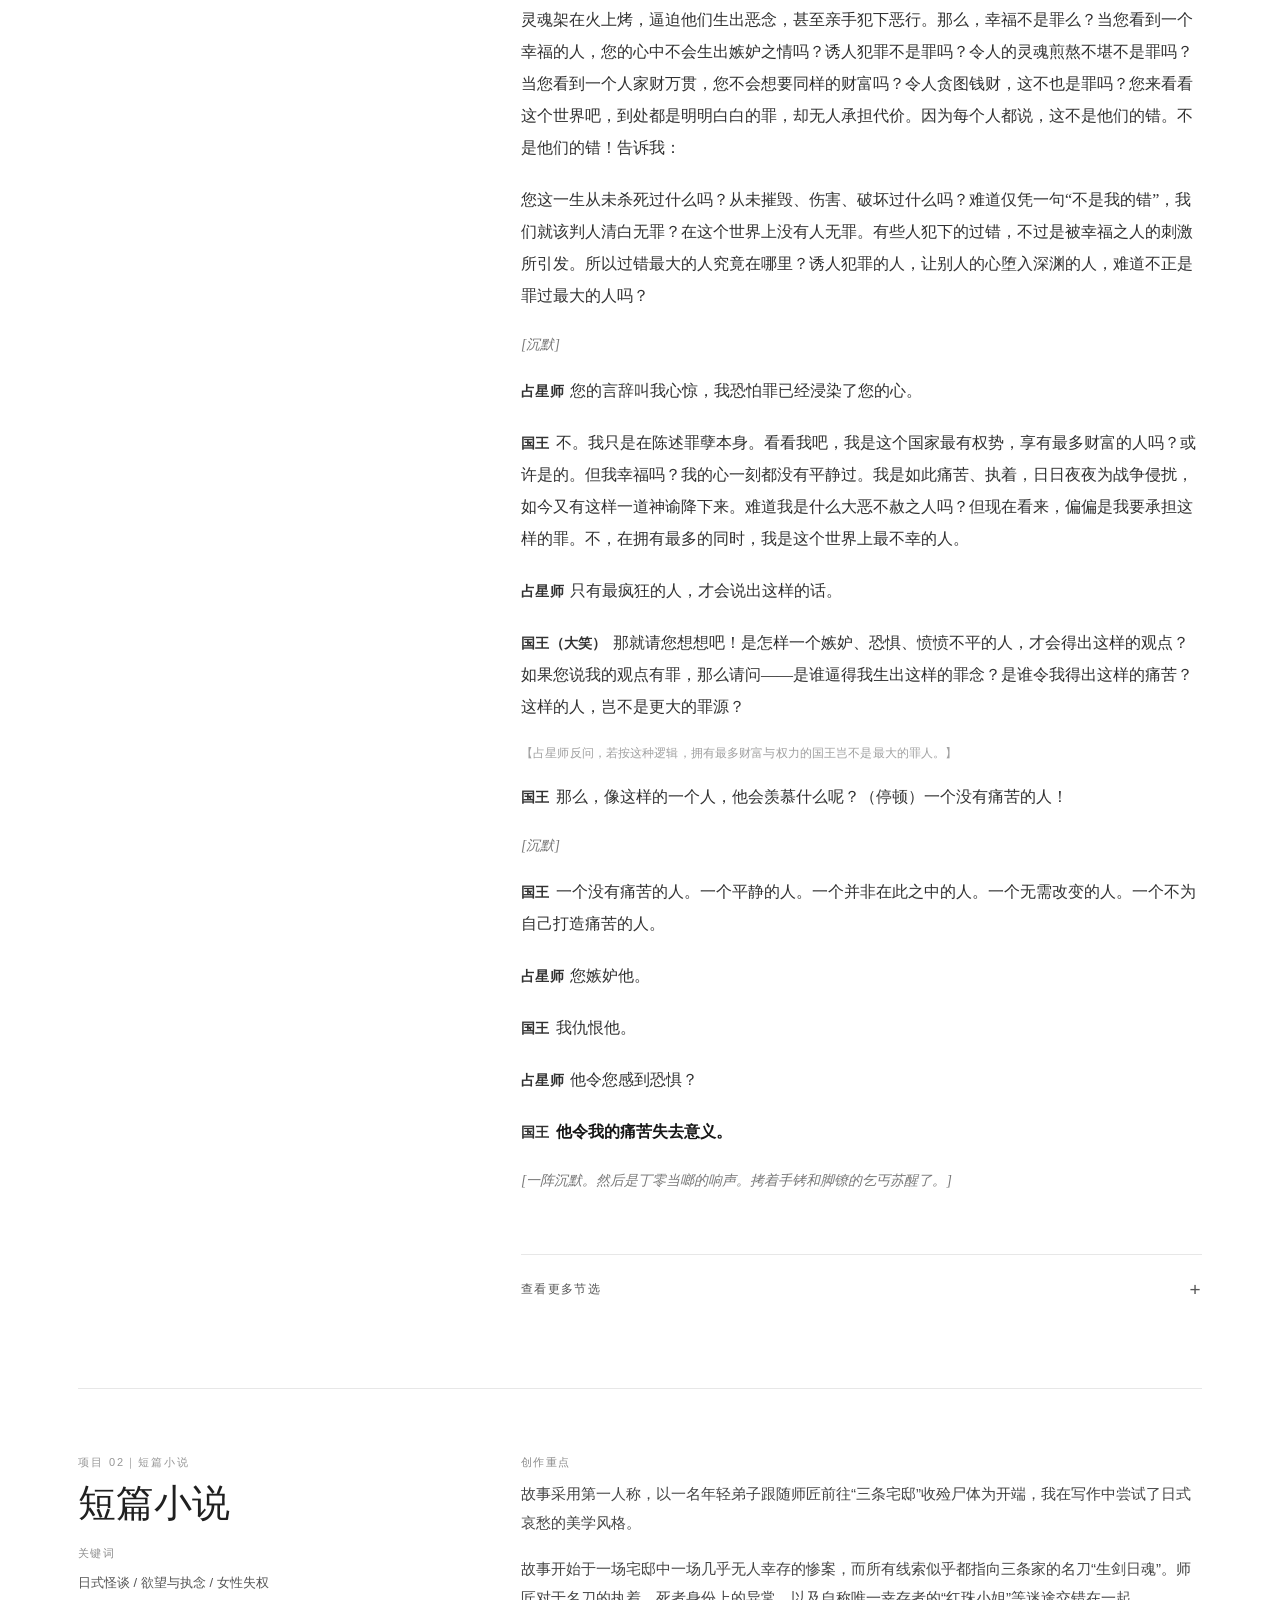
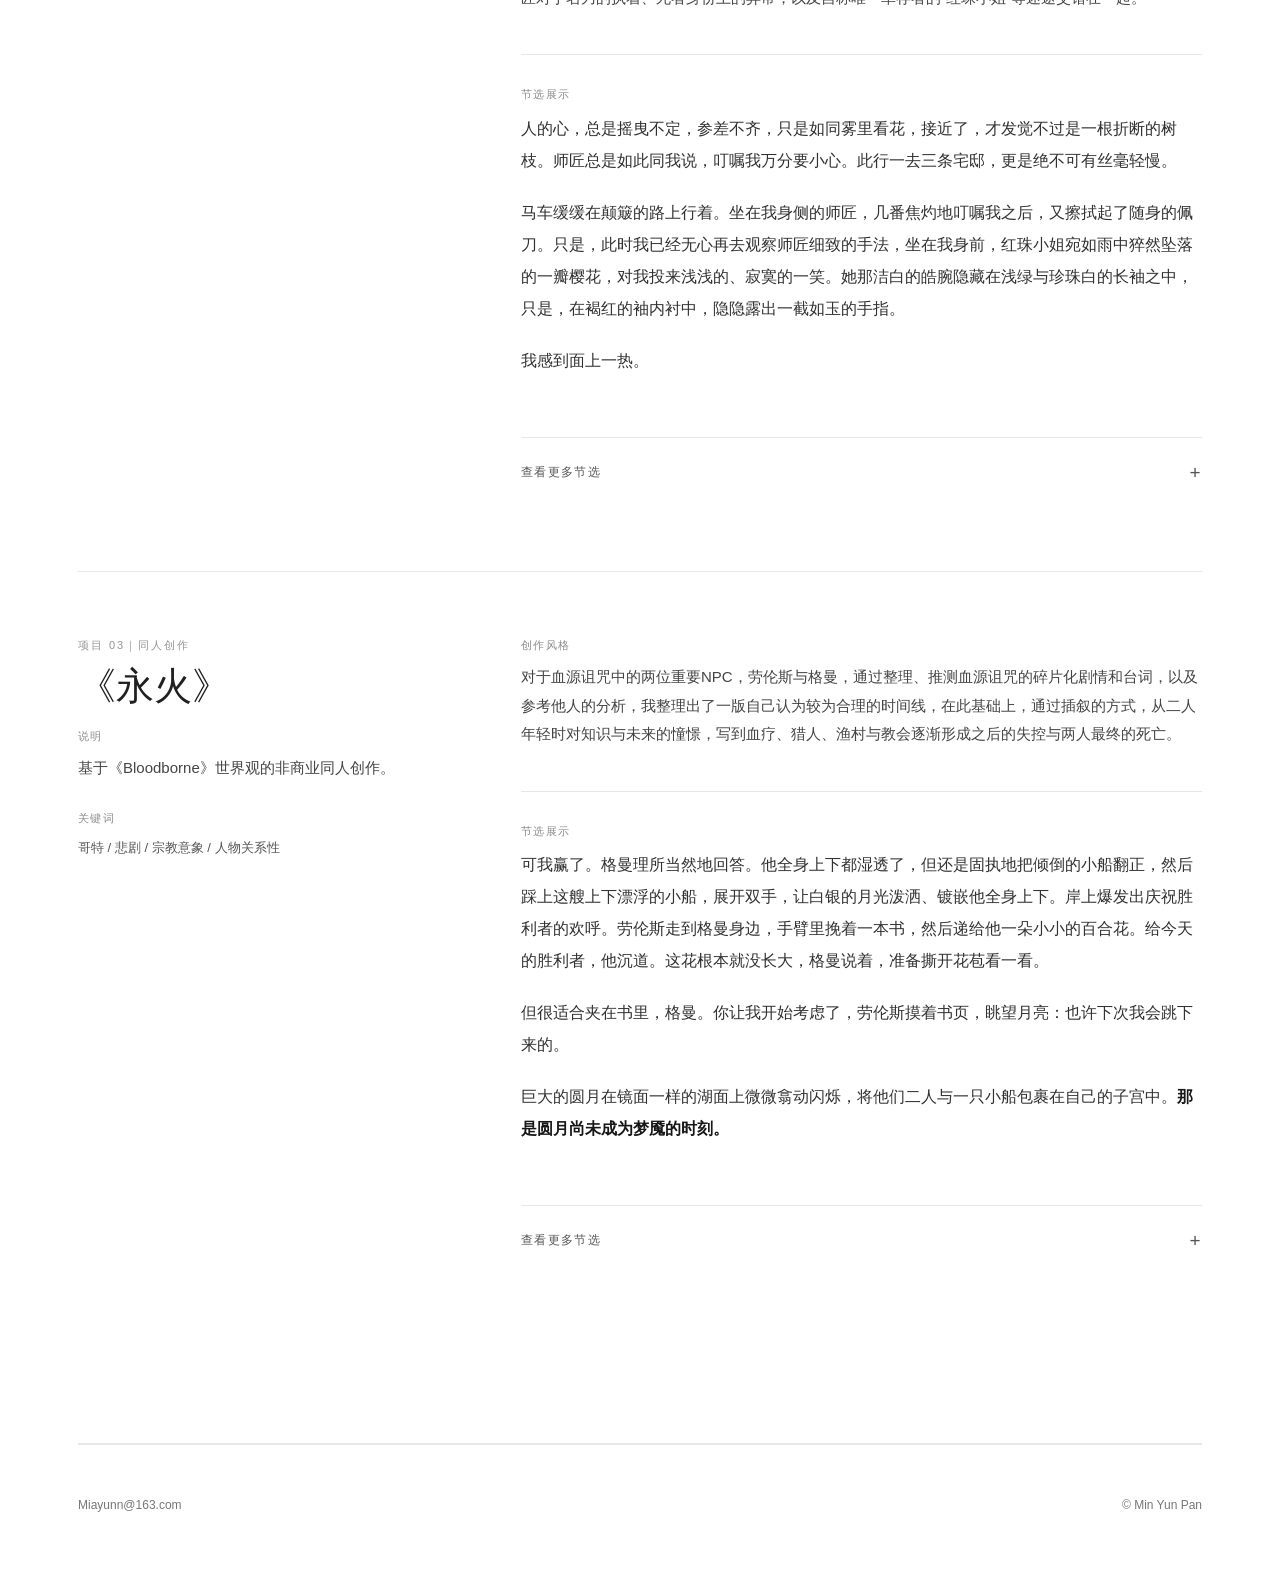
<file: narrative.html>
<!doctype html>
<html lang="zh-CN">
<head>
  <meta charset="utf-8">
  <meta name="viewport" content="width=device-width,initial-scale=1">
  <title>叙事与写作 — Min Yun Pan</title>
  <meta name="description" content="Min Yun Pan — 叙事创作 / 游戏文案 / 互动文学作品集">
  <link rel="stylesheet" href="css/style.css">
  <link rel="stylesheet" href="css/enhancements.css">
  <link rel="stylesheet" href="css/narrative.css">
</head>
<body class="lang-zh project-narrative">
<header class="site-header">
  <nav class="nav">
    <a class="brand" href="index.html">Min Yun Pan</a>
    <div class="nav-links">
      <a class="keep" href="index.html"><span class="inline-lang zh">首页</span><span class="inline-lang en">Home</span></a>
      <a href="khan-bong.html">Khan-Bong 牵魂</a>
      <a href="gullen-theatre.html">Gullen Theatre 居伦剧院</a>
      <a href="six-mornings.html">6 Mornings</a>
      <a href="rigged-champion.html">Rigged Champion 假赛拳王</a>
      <a href="anthropolo.html">ANTHROPOLO</a>
      <a href="narrative.html"><span class="inline-lang zh">叙事写作</span><span class="inline-lang en">Writing</span></a>
      <div class="lang"><button data-set-lang="zh">中文</button><span>/</span><button data-set-lang="en">EN</button></div>
    </div>
  </nav>
</header>

<main class="page">
  <section class="nw-hero">
    <a class="back" href="index.html">← 返回作品集</a>
    <div class="nw-hero-grid">
      <div>
        <div class="nw-kicker">Narrative & Writing</div>
        <h1 class="nw-title">叙事与写作</h1>
      </div>
      <div class="nw-hero-note">人物创作、游戏文案、互动文学与其他写作作品。</div>
    </div>
    <nav class="nw-index" aria-label="叙事作品章节">
      <a href="#characters"><b>01</b>人物创作</a>
      <a href="#game-writing"><b>02</b>游戏文案创作</a>
      <a href="#interactive"><b>03</b>互动文学创作</a>
      <a href="#other-writing"><b>04</b>其他创作</a>
    </nav>
  </section>

  <section class="nw-section" id="characters">
    <div class="nw-section-head">
      <div class="nw-section-no">01</div>
      <div><h2>人物创作</h2></div>
    </div>

    <article class="nw-character">
      <div class="nw-character-head">
        <div>
          <div class="nw-subtitle">角色 01</div>
          <h3 class="nw-character-title">海斯珀·利德尔</h3>
          <div class="nw-character-meta">
            <div><p class="nw-label">关键词</p><p class="nw-keywords">欧美 / 浪漫主义 / 漂泊者 / 自由</p></div>
            <div><p class="nw-label">外貌描写</p><div class="nw-copy"><p>活力四射的年轻人。长期旅行使他的肤色晒成了小麦色，金发齐肩，平时常常扎起。喜欢戴一顶报童帽，穿宽松的夹克。</p></div></div>
          </div>
        </div>
        <div>
          <p class="nw-label">人物简介</p>
          <div class="nw-copy">
            <p>1920 年代的年轻美国旅行家与冒险小说作者，出生于纽约，却没有固定居所。</p>
            <p>海斯珀热衷一切陌生的地方、人物与故事。比起安稳的生活，他更愿意依靠星辰、树木和一时兴起决定下一段旅程，并将沿途经历加工成带有大量虚构成分的冒险故事投稿谋生。</p>
            <p>他习惯以近乎童真的热情理解世界：和猫、蜘蛛、龙乃至从未见过的异星生物交朋友，也会主动靠近那些阴沉、危险或难以理解的人。他追求自由、幻想与真诚。</p>
          </div>

          <details class="nw-details">
            <summary data-open-text="人物背景｜点击展开" data-close-text="人物背景｜收起"><span class="details-label">人物背景｜点击展开</span></summary>
            <div class="nw-details-body nw-prose">
              <p>海斯珀·利德尔（Hesper·Riddle）正坐在复活节群岛的石像中间，无所事事，渐渐感到厌烦了。因为天热，他昏昏欲睡，绞尽脑汁地思考着海王星的“白色真菌”和自己昨天吃的那块蜗牛馅饼的相似处。这时，忽然有一只白色的猫从他身边跑了过去。</p>
              <p>这个姓名意为“启明星·谜语”的年轻人，今年 24 岁，正在这儿等船。他的身上因为接连的磕磕碰碰而青一块紫一块，皮肤早就变成了小麦的颜色。刚从纽约神学院肄业时，他还是个白白净净的小伙子，转眼间已经过去了四年。</p>
              <p>这四年的时间，他沿着北太平洋，越过白令海峡，四处游荡，走过的路线将地球调了个个儿。又在圣地亚哥一时兴起，坐一艘船就来到了复活节岛。</p>
              <p>他就是这样一个小伙子。</p>
              <p>思考完了白色霉菌后，他又开始思考另一样白色的东西：纸张。</p>
              <p>他正打算着，一旦接他的船停泊，他就该给自己的父亲写一封信了。即使这封信很快就会被丢掉——毕竟对他那保守的父亲，自己已然是一个异端而背离上帝的小魔鬼。</p>
              <p>毅然收拾包裹，头也不回离开学校的那一天，他丢掉了十字架和经书，远离那个他认为过于务实、吵闹、狭窄又偏颇的社会，开始独自漂泊。</p>
              <p>他放荡地饮酒，任性地生活，天马行空地描绘自己的经历，肆意地爱人又很快抽身，只靠着群星的排列和树木的纹理，决定自己的下一个方向。</p>
              <p>这时，就在这只猫即将消失在下一个长着长耳的石像背后时，它从马甲里掏出一只怀表看了看。</p>
              <p>海斯珀跳了起来——</p>
              <p>他以前也见过这样一只穿马甲的猫。</p>
              <p>他一边起身追逐，一边，记忆无比清晰地复苏起来。</p>
              <p>幼年的他正坐在纽约的河岸上，随后跟着那只猫掉进了洞里。在无限的坠落之后，他记得一座黄金大理石所构成之城，一片幽暗、闪着磷光的森林，森林里有怪异的蕈类和会酿酒和说话的老鼠，他和老鼠们围绕着月光跳舞。</p>
              <p>他在那个地方走了很久，很久……</p>
              <p>他知道，在那个地方，环绕的星空和地球不同，还有人告诉他，糟糕的家伙正企图做些什么——而他可以阻止这一切。</p>
              <p>“那都是梦，海斯珀。这不是一个受过良好教育的人该说的话。”</p>
              <p>“你疯了，你不正常了！”</p>
              <p>“……从你该死的臆想里走出来吧！”</p>
              <p>在追向那只白猫时，他想起所有人警告他的那些话。</p>
              <p>从那个梦境之后，小男孩开始产生奇妙的幻觉。事物忽然变大，又忽然变小，看见眼前的一切都奇妙地扭曲，像湖水的波澜或者打碎的镜面。</p>
              <p>他被送进精神病院待了一段时间。</p>
              <p>那些巨大树干和隐秘的微光……硬邦邦的束缚带和把他的头按进冰水的那些手……“父啊，愿你的国降临……”……直到他保证自己不再提起那些梦，他重获自由。</p>
              <p>一张张沉闷忧郁的脸。</p>
              <p>他飞速地向前奔跑。</p>
            </div>
          </details>

          <details class="nw-details">
            <summary data-open-text="台词展示｜点击展开" data-close-text="台词展示｜收起"><span class="details-label">台词展示｜点击展开</span></summary>
            <div class="nw-details-body nw-excerpts">
              <div class="nw-excerpt"><p>“……是的，是我？海西，海斯珀。有什么能为您服务的？”</p></div>
              <div class="nw-excerpt">
                <p>“大使们有着我见过最精致、最璀璨的珍珠与红宝石，而且还很慷慨。”</p>
                <p>“在找到谋杀犯之后，剩下的人仍然将是我温柔又敏感的俄国诗人朋友，如同精灵一样飞舞的法国女孩，洗澡时柔软又可爱的外星人和尊敬可靠的列车长先生，还有命运之线尚未断开的朋友们。”</p>
                <p>“至于您……我想您对花的品味很好，那是一朵很漂亮的鸢尾花。对酒的品味也会不错，只是最近喝太多了。”</p>
                <p>“而且，我们有晚上的约定。我相信我还有许多会知道的事。”</p>
                <p>“这些都是已经发生的事情，先生。怎么会把它们叫做幻想呢？”</p>
                <p class="nw-highlight">“您应该说，我心存事实。”</p>
              </div>
              <div class="nw-excerpt">
                <p>“一想到同一股暖流会在一年间，从我的东岸，环流到那座港口，让它终年不结冰，就会觉得又奇妙，又亲切……”</p>
                <p>“就会觉得我们的距离也没有想象的那么远。”</p>
              </div>
              <div class="nw-excerpt">
                <p>“……我知道这里面是什么。”</p>
                <p>他很慢、很清晰地说，手指按在先前被他砸开的地方，随后用力抓住了箱子。</p>
                <p>“真是抱歉，因为太过好奇，我就把它砸开了，我就是一个这样的人。不行，我不准你把它丢掉，也不准你跳下去。随您要骂我，要多恨我都行。”</p>
                <p>“我做我想做的事情。现在我要把它再往里面推一点。”</p>
              </div>
            </div>
          </details>
        </div>
      </div>
    </article>

    <article class="nw-character">
      <div class="nw-character-head">
        <div>
          <div class="nw-subtitle">角色 02</div>
          <h3 class="nw-character-title">姜珠槿</h3>
          <div class="nw-character-meta">
            <div><p class="nw-label">关键词</p><p class="nw-keywords">欧美 / 写实 / 亚裔 / 自我压抑</p></div>
            <div><p class="nw-label">外貌描写</p><div class="nw-copy"><p>单薄瘦弱的黑发女孩，戴着眼镜，常梳两条麻花辫。即使没有受伤，也习惯在手上缠一些绷带，以此获得些许确定与安定。</p></div></div>
          </div>
        </div>
        <div>
          <p class="nw-label">人物简介</p>
          <div class="nw-copy">
            <p>谨慎、敏感，习惯反复确认自己是否做得正确。</p>
            <p>她总觉得自己做得不够好，也习惯满足他人的期待，将真正需要自己决定的事情一拖再拖。</p>
            <p>她害怕犯错，也害怕承认自己原本可能拥有另一种人生。</p>
          </div>
          <div class="nw-inner-block">
            <h4>内在目标与自我要求</h4>
            <ol class="nw-goals">
              <li>满足他人的期望。</li>
              <li>在结束一切以后——那得是什么时候？——好好休息。</li>
              <li>亲手挽救一次生命，别让死亡再次发生。</li>
              <li>不要反悔。不要崩溃。不要思考自己的第二种可能。</li>
            </ol>
            <p class="nw-mantra">选择已经做出了。</p>
          </div>

          <details class="nw-details">
            <summary data-open-text="人物背景｜点击展开" data-close-text="人物背景｜收起"><span class="details-label">人物背景｜点击展开</span></summary>
            <div class="nw-details-body nw-prose">
              <p>姜珠槿仍然记得自己的 16 岁。</p>
              <p>刚从地球另一边移民到这个国家时，她还是那个生涩、紧张，吞吞吐吐说着英语的瘦弱女孩。手上缠着绷带，背包里总是装着大大小小的药片。</p>
              <p>每个周日下午，她都会穿上外套和靴子，悄悄打开面向街道的门，溜出房间，去和“她”见面。</p>
              <p>她叫玛丽安，20 岁，就读于美国陆军军官学院，学习那些她不能告诉珠槿的“秘密”。</p>
              <p>但当她们坐在一起时，玛丽安会告诉她所有关于宇宙的东西：能量、粒子、空间站、无限的维度，以及在真空中呼吸的可能。</p>
              <p>于是，姜珠槿用贴满创可贴的手和磕磕绊绊的英语，写下一个又一个由她而来的故事。</p>
              <p>回家时，她会将外套脱下，将靴子刷干净，将那些纸张埋在书柜的最上层。最后，把用于踮脚的板凳重新放回杂物间。</p>
              <p>就好像什么都不曾发生。</p>
              <p>一切戛然而止在两年后。</p>
              <p>当她在父母的命令下放弃文学院，进入公共卫生流行病学专业时，玛丽安正因肺结核感染去世。</p>
              <p>她拿着大学的录取通知。</p>
              <p>板凳再次在地板上哗啦一声发出刺耳的响声。</p>
              <p>她踩上板凳，翻出那些手稿。</p>
              <p>纸张已经全部发霉了。</p>
              <p>生活像一艘在看不见岸的大海上漂泊的船，而她连船桨都没有。</p>
              <p>研究生毕业、顺利进入 CDC 工作时，她知道自己向波涛妥协了一切。任由自己被他人的狂风吹离航向，又被爱人死亡的巨浪拍向礁石。</p>
              <p>但她告诉自己：</p>
              <p class="nw-highlight">那里从来就没有别的选择。</p>
              <p>可下一次呢？</p>
              <p>成为医疗工作者从未是她的梦想。</p>
              <p>但下一场风暴总会来的。</p>
              <p>到那时候呢？</p>
            </div>
          </details>

          <details class="nw-details">
            <summary data-open-text="台词展示｜点击展开" data-close-text="台词展示｜收起"><span class="details-label">台词展示｜点击展开</span></summary>
            <div class="nw-details-body nw-excerpts">
              <div class="nw-excerpt">
                <p>她小心翼翼地取下自己的那个绿色小箱子，站在同事们的最后面，看看狄兰，又看看安德里亚。</p>
                <p class="nw-highlight">这是该她说话的时候吗？</p>
                <p>“我……我都没意见。我也不是很擅长开车……”</p>
                <p>话说完了。</p>
                <p>她抿了一下嘴角，低头看向自己行李箱的把手。</p>
              </div>
              <div class="nw-excerpt">
                <p>“通常来说，这一般是我的工作……”</p>
                <p>她绞紧双手，对洛佩兹点点头。</p>
                <p>“他们总会很担心，我要告诉他们腰穿，还有类似的其他检查，到底是做什么，过程如何，必要性，之后如何恢复……”</p>
                <p>她也不知道自己为什么要说这些没必要的话，匆忙止住。</p>
                <p>“但现在在这里都没意义了……我去找麻醉剂。”</p>
              </div>
              <div class="nw-excerpt">
                <p>“103 度。”</p>
                <p>给她测量额温的德尔伽博士脸色铁青。</p>
                <p>“你已经高强度工作十个小时了，姜，去床上休息。这是命令。”</p>
                <p>……</p>
                <p>“……对不起。对不起。”她低声说，“我……我休息之后还能回来吗？还能和你们一起吗？我觉得我只要一小会儿就好。”</p>
                <p>……</p>
                <p>“对不起。我知道我一直表现得很差……但，但如果可以……<span class="nw-highlight">我想回来。</span>”</p>
                <p>她没有抗拒，也确实没有一点力气去抗拒了。</p>
                <p>刚搭上折叠床的瞬间，她已经想要晕倒过去。</p>
              </div>
            </div>
          </details>
        </div>
      </div>
    </article>

    <article class="nw-character">
      <div class="nw-character-head">
        <div>
          <div class="nw-subtitle">角色 03</div>
          <h3 class="nw-character-title">小夜</h3>
          <div class="nw-character-meta">
            <div><p class="nw-label">关键词</p><p class="nw-keywords">五代十国 / 人外 / 饥饿 / 兽性与人性</p></div>
            <div><p class="nw-label">外貌描写</p><div class="nw-copy"><p>生来额上有角、尻后生尾，口中长着两颗能够轻易撕裂皮肉的尖牙。</p></div></div>
          </div>
        </div>
        <div>
          <p class="nw-label">人物简介</p>
          <div class="nw-copy">
            <p>幼年被杜将军收进“广恩堂”，在人与人互相厮杀的环境中长大。</p>
            <p>他曾不懂得如何区分食物、敌人和同伴，只知道胜者有肉可吃。后来被师傅带走，才逐渐学会人的语言与生活方式。</p>
            <p>只是那些关于饥饿和杀戮的规则，从未真正从他身上消失。</p>
          </div>

          <details class="nw-details">
            <summary data-open-text="人物背景｜点击展开" data-close-text="人物背景｜收起"><span class="details-label">人物背景｜点击展开</span></summary>
            <div class="nw-details-body nw-prose">
              <p>杜将军以收养孤儿的“大善人”之名闻名乡里，却将带回府中的孩子称作“蛐蛐”，依照强弱分院饲养，让他们彼此厮杀。</p>
              <p>只有在他面前杀死另一只“蛐蛐”，胜者才能得到肉作为彩头。</p>
              <p>小夜也是其中之一。</p>
              <p>他生来额上有角、尻后生尾，又有一口能够轻易撕开皮肉的尖牙，因此很快成为杜将军最中意的一只“蛐蛐”。</p>
              <p>将军甚至给他磨刀石，让他每日磨牙，并故意让其他孩子听见那令人恐惧的声音。</p>
              <p>城破之夜，杜将军宣布最后一战，许诺胜者成为自己的义子。</p>
              <p>小夜赢了，却并不明白“义子”意味着什么。</p>
              <p>他已经十余日没有吃肉，于是越过倒在脚边的孩子，咬断了杜将军的喉咙。</p>
              <p>师傅破开广恩堂大门时，小夜仍满嘴是血。</p>
              <p>那一天，他第一次吃到了一个热乎的馒头。</p>
              <p>此后，他跟随师傅学习语言、规矩，以及“人应该怎样活着”，也再没有吃过生肉——</p>
              <p>直到师傅横死的那一天。</p>
            </div>
          </details>

          <details class="nw-details">
            <summary data-open-text="台词展示｜点击展开" data-close-text="台词展示｜收起"><span class="details-label">台词展示｜点击展开</span></summary>
            <div class="nw-details-body nw-excerpts">
              <div class="nw-excerpt">
                <p class="nw-context">【窗纸后先露出一只布满血丝的眼睛。<br><br>屋里的孩子额上生角，额头还在往下淌血。】</p>
                <p>他伸出一根手指，指着窗外的人。</p>
                <p>“……蛐、蛐蛐？”</p>
                <p>“你……蛐蛐？”</p>
                <p class="nw-context">【对方以为他只是饿了，抓来一只蛐蛐，从窗纸破洞里塞进去。】</p>
                <p>他露出两排尖锐的、冒着热气的牙齿。那牙齿凹凸不平，棱角参差，倒像生手磨刀时磨出的一粒粒龃龉。</p>
                <p>两排牙齿猛地一合。</p>
                <p>蛐蛐便被咬碎，只剩半条腿还留在孩子手中。</p>
                <p>他的眼睛依然直勾勾地望着对方白净的手臂。</p>
                <p>“你……”</p>
                <p>“饿。”</p>
              </div>
              <div class="nw-excerpt">
                <p class="nw-context">【对方又从怀里摸出一枚糖，告诉他这是“人吃的”。】</p>
                <p>他伸出血长的舌头，一吸溜卷走了糖。</p>
                <p>入口之后，表情忽地严肃起来，鼻子皱着，脸也紧绷着。</p>
                <p>“怪。”</p>
                <p>他舔了又舔。</p>
                <p>糖在嘴里化了。</p>
                <p>“没了。”</p>
                <p>停了一会儿。</p>
                <p>“还要。”</p>
              </div>
              <div class="nw-excerpt">
                <p class="nw-context">【杜将军后来站到窗前，告诉他，刚才若真把那孩子杀了，对方身上的一整袋糖便都该归他。】</p>
                <p>小夜望着自己的手臂，好似又看见了方才那条白白净净的胳膊，忽地咯咯笑起来。</p>
                <p>“杀！”</p>
                <p>他的牙齿也咯咯地响。</p>
                <p>“彩头。他，做蛐蛐。”</p>
              </div>
              <div class="nw-excerpt">
                <p class="nw-context">【杜将军将他重新掼回屋中，又搬来一块沉重的青石板，把窗前的窟窿和半扇窗一并封住。】</p>
                <p>屋里的孩子立刻叫起来，挠起来。</p>
                <p>指甲从缝隙里探出，在青石板上抓得鲜血淋漓。</p>
                <p>“爹！爹！”</p>
                <p>房中的叫喊渐渐小了下去。然后，<span class="nw-highlight">“格格”“格格”的磨牙声响彻了整个夜晚。</span></p>
              </div>
            </div>
          </details>
        </div>
      </div>
    </article>
  </section>

  <section class="nw-section" id="game-writing">
    <div class="nw-section-head">
      <div class="nw-section-no">02</div>
      <div><h2>游戏文案创作</h2></div>
    </div>

    <article class="nw-project">
      <div class="nw-project-head">
        <div>
          <div class="nw-subtitle">项目 01</div>
          <h3 class="nw-project-title">Woklock</h3>
        </div>
        <div>
          <section class="nw-version">
            <h4 class="nw-version-title">游戏初版</h4>
            <p class="nw-label">关键词</p>
            <p class="nw-keywords">黑暗奇幻 / 战争遗迹 / 轻度魂like</p>
            <p class="nw-label">游戏简介</p>
            <div class="nw-copy nw-compact-intro">
              <p>《Woklock》的游戏概念围绕可组合的魔法词条展开。玩家通过取得不同道具，改变投射物的运动方式、数值与异常效果，逐渐组合出不同的法术。</p>
              <p>初版文案以一片覆灭已久的“亡者之国”为背景，将道具描述转化为散落的历史碎片。昔日战争隐藏在不同词条的描述中，由玩家逐渐拼凑出这个已经消亡的国度。</p>
            </div>
            <p class="nw-label" style="margin-top:34px">文案节选</p>
            <div class="nw-copy-grid">
              <div class="nw-copy-entry"><h4>埋骨秘法典</h4><div class="nw-effect">效果：加快射速。</div><div class="nw-prose"><p>已灭亡的“亡者之国”的法典。<br>由无法被战胜的王者所写下。<br>如今，王者已经消亡。<br>它的准则也随之深埋。</p></div></div>
              <div class="nw-copy-entry"><h4>百眼法袍</h4><div class="nw-effect">效果：弹体飞行速度增加。</div><div class="nw-prose"><p>眼睛能够看见现在，那么也能看见未来，这是一条无可辩驳的真理。</p><p>在大战中，为了更好地掌控战局，法师们取下自己的双眼，镶嵌在法袍上。</p></div></div>
              <div class="nw-copy-entry"><h4>冰霜假龙肉烤串</h4><div class="nw-effect">效果：短时间内使子弹附带冰霜效果。</div><div class="nw-prose"><p>传说中，蓝龙的吐息能够彻底损坏骨架的结构，让它们再也无法死而复生。</p><p>许多人怀揣着这种信仰，来到了战场。</p><p>直到最后，龙也没有出现。</p></div></div>
              <div class="nw-copy-entry"><h4>巫妖王的碎裂心脏</h4><div class="nw-effect">效果：后续第一个词条的数值减半。</div><div class="nw-prose"><p>看似是一颗心脏，仔细辨认时却能发现，其中还有另一条颜色截然不同的破碎血管。</p><p>王取出自己的心脏放入命匣，从此无法被战胜。</p><p>想要战胜王，唯有将自己的心脏，也做同样的处理。</p></div></div>
            </div>
          </section>

          <section class="nw-version">
            <h4 class="nw-version-title">游戏二版</h4>
            <p class="nw-label">关键词</p>
            <p class="nw-keywords">魔法料理 / 地下城生态 / 黑色幽默</p>
            <p class="nw-label">游戏简介</p>
            <div class="nw-copy nw-compact-intro">
              <p>后续版本将原本的魔法遗物系统发展为一套<strong>“料理即法术”</strong>的世界观。</p>
              <p>可组合的投射物词条被重新包装为食物、食材与烹饪工艺。地下城战争遗留下来的怪物、亡灵与魔法，也逐渐成为后来居民日常饮食的一部分。</p>
              <p>这一版本弱化了初版的史诗感，增强了黑色幽默与生活气息。我们希望通过碎片化叙事塑造一个生动的地下城生态。曾经令人恐惧的战争遗产，在漫长的时间之后，已经变成可以烹饪调味和讨论口感的日常食材。</p>
              <p>同时，文案描述与词条实际产生的效果彼此对应。我希望玩家在读到词条后，能够快速从食材特性与文字描述联想到其实际功能。</p>
            </div>
            <p class="nw-label" style="margin-top:34px">文案节选</p>
            <div class="nw-copy-grid">
              <div class="nw-copy-entry"><h4>三味肉丸炸串</h4><div class="nw-effect">标准投射物。</div><div class="nw-prose"><p>烤熟食材，撒上三种调料后制成的食物，怎么样都不会出错的标准可食用菜肴，通常以三味三粒为一组。</p><p>交战期间，士兵们无暇烹饪，大多以此为食。</p></div></div>
              <div class="nw-copy-entry"><h4>骨盾烤架</h4><div class="nw-effect">效果：生成能够拦截攻击的屏障。</div><div class="nw-prose"><p>哪怕是被打散的骷髅士兵，若不再进行进一步的处理，也会再度复活。</p><p>骨头虽然不好吃，但可以拿来做烤架。被袭击的时候立刻举起来，成为一面盾牌。</p></div></div>
              <div class="nw-copy-entry"><h4>弹跳史莱姆蘑菇汁</h4><div class="nw-effect">效果：使投射物碰撞后弹射。</div><div class="nw-prose"><p>将史莱姆切碎后，和采集到的蘑菇放在一起烹煮。必须控制好开盖时机，否则食材就会像史莱姆一样一股脑地跳出来。</p><p>战争曾经波及史莱姆的栖息地，人们一度以为它们已经灭绝了。</p><p>但是，它们自己找到了出口。</p></div></div>
              <div class="nw-copy-entry"><h4>刹那蛇肉碎冰</h4><div class="nw-effect">效果：生成生命周期极短、伤害较高的投射物。</div><div class="nw-prose"><p>最佳食用时间是制作出来后的第七秒，然后就会开始化掉的碎冰。</p><p>正如在战场上惊鸿一瞥的龙——但是归根结底，蛇也能装成龙的样子。</p></div></div>
              <div class="nw-copy-entry"><h4>神圣诅咒双调味锅</h4><div class="nw-effect">效果：产生持续作用的范围攻击。</div><div class="nw-prose"><p>无论用什么食材都可以制作的料理，其关键是势均力敌的调味。</p><p>在起锅的一瞬间，会漂浮出大量因互相争斗而产生的锅气。本来是无论哪一方都会伤害到的可怕魔法。</p><p>现在是什么人都能享受的，同时有着两种口感的美食。</p></div></div>
              <div class="nw-copy-entry"><h4>空白牡蛎</h4><div class="nw-effect">效果：消灭原有投射物，立即结束当前在读的法术链。</div><div class="nw-prose"><p>大战时地下城并没有河水。后来，恐怕是由于城堡下陷、地下水上涌，才逐渐形成了河流。</p><p>纯白外壳的牡蛎，肉则完全无味。</p><p>从肉中可以提取出无味盐。</p><p>不到万不得已不会吃的食物——因为没有味道。</p></div></div>
            </div>
          </section>
        </div>
      </div>
    </article>

    <article class="nw-project">
      <div class="nw-project-head">
        <div>
          <div class="nw-subtitle">项目 02</div>
          <h3 class="nw-project-title">Being Towards Death</h3>
          <p class="nw-label">关键词</p>
          <p class="nw-keywords">非线性叙事 / 卡牌交互 / 记忆拼图 / 死亡与时间</p>
        </div>
        <div>
          <p class="nw-label">游戏简介</p>
          <div class="nw-copy nw-compact-intro">
            <p>《Being Towards Death》是一款以卡牌作为叙事媒介的短篇互动故事。</p>
            <p>玩家从一座墓碑开始，根据文字线索，将人物、物件等卡牌拖入对应事件，逐渐拼合出一个人的一生。</p>
            <p>故事并不按照固定的时间顺序展开，而是依照玩家个人随机完成事件的顺序推进。童年、战争、爱情、失去与死亡被拆散为彼此独立的记忆片段。</p>
            <p>随着玩家重新连接这些人生碎片，也会逐渐发现：主人公从童年开始，便会偶尔看见尚未发生的未来。</p>
            <p>因此，对玩家而言破碎而无序的叙事，也正是主人公感知自己人生的方式。</p>
            <p>故事最终从死亡重新回到出生。在生命最后的落日中，主人公看见年轻时的父母走进房间——</p>
            <p class="nw-highlight">那是他出生的序章。</p>
          </div>
          <div class="nw-inner-block">
            <p class="nw-label">文案节选</p>
            <div class="nw-excerpts">
              <div class="nw-excerpt"><p>我知道我的心跳会停在这一刻，从很多年前就知道了。</p></div>
              <div class="nw-excerpt"><p>我的女儿说，她想去捉冰晶蝶。她说那是一种生活在严寒之地的蝴蝶，但会为了最幸运的孩子出现在任何地方。</p><p>……</p><p>蝴蝶很沉，在我并不娴熟的操作下飞得笨重异常。但女儿还小，她只觉得惊喜，和快乐。</p><p>她的笑容比世上所有蝴蝶加在一起还要美丽。</p></div>
            </div>
            <details class="nw-more">
              <summary data-open-text="查看更多文案" data-close-text="收起文案"><span class="details-label">查看更多文案</span></summary>
              <div class="nw-more-body nw-excerpts">
                <div class="nw-excerpt"><p>那一瞬间，我似乎看到了自己身着军装，匍匐在泥沼里。下一秒，我又看到了自己和另一个人牵着手，立下誓言。再一秒，我看见自己拆下打在腿上的绷带，拿起了拐杖。最后一秒，我看见我坐在一个美丽无比的庭院中，风吹动我的头发，落日的辉光万里。</p><p class="nw-context">【插入卡牌：自行车 / 绷带】</p><p>我把这件事告诉了妈妈，但她只关心我被磕破的后脑勺。</p></div>
                <div class="nw-excerpt"><p>我看着她躺在棺材里的样子，看着她脖子上最后的领结，小小声说：“宝贝，再见啦。”</p><p>我那时完全知道我在说什么。</p></div>
                <div class="nw-excerpt"><p>我很早就知道，我心脏停止的那一刻，我会在自己的后院里，靠在一把舒舒服服的扶手椅上，感受晚风的吹拂，享受最后的落日。</p><p>……</p><p>这一刻，我的眼前忽然浮现出了什么——我再次看见了我早已去世的父亲和母亲。</p><p>那是年轻时的他们，也同样站在落日的庭院中。他们满怀爱意地亲吻彼此，随后，向着房间走去。</p><p class="nw-highlight">——那是我出生的序章。</p></div>
              </div>
            </details>
          </div>
        </div>
      </div>
    </article>
  </section>

  <section class="nw-section" id="interactive">
    <div class="nw-section-head">
      <div class="nw-section-no">03</div>
      <div><h2>互动文学创作</h2></div>
    </div>
    <article class="nw-project">
      <div class="nw-project-head">
        <div>
          <div class="nw-subtitle">Ink</div>
          <h3 class="nw-project-title">Ink 互动短篇</h3>
          <p class="nw-label">关键词</p>
          <p class="nw-keywords">互动叙事 / Ink / 短篇 / 奇幻</p>
          <dl class="nw-project-info">
            <div><dt>游玩时间</dt><dd>约 5 分钟</dd></div>
            <div><dt>使用工具</dt><dd>Ink</dd></div>
          </dl>
        </div>
        <div>
          <p class="nw-label">简介</p>
          <div class="nw-copy nw-compact-intro">
            <p>我使用 Ink 创作过多个短篇互动作品，通常将完整体验控制在十分钟以内。</p>
            <p>这是其中一个约五分钟的短篇故事。我尝试从一个非常熟悉的奇幻冒险开始，用它实验一个我一直很喜欢的叙事结构。</p>
          </div>
          <div class="nw-preview">
            <p class="nw-label">故事预览</p>
            <p class="nw-preview-line">勇者睁开了眼睛，眼前一阵恍惚。</p>
            <a class="nw-play-link" href="interactive/dungeon/index.html">开始游玩 <span>→</span></a>
          </div>
        </div>
      </div>
    </article>
  </section>

  <section class="nw-section" id="other-writing">
    <div class="nw-section-head">
      <div class="nw-section-no">04</div>
      <div><h2>其他创作</h2></div>
    </div>

    <article class="nw-project">
      <div class="nw-project-head">
        <div>
          <div class="nw-subtitle">项目 01｜剧本创作</div>
          <h3 class="nw-project-title">《一桩幸福的惨案》</h3>
          <p class="nw-label">关键词</p>
          <p class="nw-keywords">荒诞剧 / 黑色寓言 / 幸福与罪 / 权力与自证</p>
        </div>
        <div>
          <p class="nw-label">创作重点</p>
          <div class="nw-copy nw-compact-intro">
            <p>一场洪水即将降临。神谕要求人们找出“罪过最大的人”献祭。</p>
            <p>剧本以一条不断自我延伸的逻辑为核心：幸福引发嫉妒，嫉妒诱发罪恶，因此幸福本身也可以被解释为一种罪。国王、占星师与近卫不断通过定义与辩论，为一场已经决定好的处刑寻找理由。</p>
            <p>剧本同时利用舞台结构强化这一主题：序幕中的对话会在后文重新出现；绞刑结束后，所有人因灾难似乎被阻止而欢呼，直到演出已经“结束”，真正的洪水才冲破剧院天花板，将舞台中的灾难延伸到观众所在的现实空间。</p>
          </div>
          <div class="nw-inner-block">
            <p class="nw-label">节选展示</p>
            <div class="nw-excerpts source-text">
              <div class="nw-excerpt">
                <p class="nw-context">【占星师开始怀疑自己对乞丐作出的判决。国王却试图证明，“幸福”本身就足以成为罪名。】</p>
                <p><span class="nw-speaker">国王（打断）</span>还是让我来明明白白地告诉您吧！最大的罪就是令他人感到不幸。罪就是把他人的灵魂架在火上烤，逼迫他们生出恶念，甚至亲手犯下恶行。那么，幸福不是罪么？当您看到一个幸福的人，您的心中不会生出嫉妒之情吗？诱人犯罪不是罪吗？令人的灵魂煎熬不堪不是罪吗？当您看到一个人家财万贯，您不会想要同样的财富吗？令人贪图钱财，这不也是罪吗？您来看看这个世界吧，到处都是明明白白的罪，却无人承担代价。因为每个人都说，这不是他们的错。不是他们的错！告诉我：</p>
                <p>您这一生从未杀死过什么吗？从未摧毁、伤害、破坏过什么吗？难道仅凭一句“不是我的错”，我们就该判人清白无罪？在这个世界上没有人无罪。有些人犯下的过错，不过是被幸福之人的刺激所引发。所以过错最大的人究竟在哪里？诱人犯罪的人，让别人的心堕入深渊的人，难道不正是罪过最大的人吗？</p>
                <p class="nw-stage">[沉默]</p>
                <p><span class="nw-speaker">占星师</span>您的言辞叫我心惊，我恐怕罪已经浸染了您的心。</p>
                <p><span class="nw-speaker">国王</span>不。我只是在陈述罪孽本身。看看我吧，我是这个国家最有权势，享有最多财富的人吗？或许是的。但我幸福吗？我的心一刻都没有平静过。我是如此痛苦、执着，日日夜夜为战争侵扰，如今又有这样一道神谕降下来。难道我是什么大恶不赦之人吗？但现在看来，偏偏是我要承担这样的罪。不，在拥有最多的同时，我是这个世界上最不幸的人。</p>
                <p><span class="nw-speaker">占星师</span>只有最疯狂的人，才会说出这样的话。</p>
                <p><span class="nw-speaker">国王（大笑）</span>那就请您想想吧！是怎样一个嫉妒、恐惧、愤愤不平的人，才会得出这样的观点？如果您说我的观点有罪，那么请问——是谁逼得我生出这样的罪念？是谁令我得出这样的痛苦？这样的人，岂不是更大的罪源？</p>
                <p class="nw-context">【占星师反问，若按这种逻辑，拥有最多财富与权力的国王岂不是最大的罪人。】</p>
                <p><span class="nw-speaker">国王</span>那么，像这样的一个人，他会羡慕什么呢？（停顿）一个没有痛苦的人！</p>
                <p class="nw-stage">[沉默]</p>
                <p><span class="nw-speaker">国王</span>一个没有痛苦的人。一个平静的人。一个并非在此之中的人。一个无需改变的人。一个不为自己打造痛苦的人。</p>
                <p><span class="nw-speaker">占星师</span>您嫉妒他。</p>
                <p><span class="nw-speaker">国王</span>我仇恨他。</p>
                <p><span class="nw-speaker">占星师</span>他令您感到恐惧？</p>
                <p><span class="nw-speaker">国王</span><span class="nw-highlight">他令我的痛苦失去意义。</span></p>
                <p class="nw-stage">[一阵沉默。然后是丁零当啷的响声。拷着手铐和脚镣的乞丐苏醒了。]</p>
              </div>
            </div>
            <details class="nw-more">
              <summary data-open-text="查看更多节选" data-close-text="收起节选"><span class="details-label">查看更多节选</span></summary>
              <div class="nw-more-body nw-excerpts source-text">
                <div class="nw-excerpt">
                  <p class="nw-context">【行刑前，占星师终于向乞丐坦白：神谕从来没有要求献祭“最幸福的人”。】</p>
                  <p><span class="nw-speaker">占星师</span>我必须向您揭露一个真相！……当女神向我传达神谕时，祂说的不是“最幸福的人”。不是。祂的原话是，找出罪过最大的人。</p>
                  <p><span class="nw-speaker">乞丐</span>我以为你们刚才已经把罪讨论得够久了。</p>
                  <p><span class="nw-speaker">占星师</span>您不明白么？</p>
                  <p><span class="nw-speaker">乞丐</span>从你们无数的争论中，我已经明白了你所要说的这句话。</p>
                  <p><span class="nw-speaker">占星师</span>这并不能使你的心颤动？</p>
                  <p><span class="nw-speaker">乞丐</span>这并不能改变什么。</p>
                  <p><span class="nw-speaker">占星师</span>最先选择您的人是我！您一点也不愤怒？不惊恐？不诅咒我的名字？</p>
                  <p><span class="nw-speaker">乞丐</span>我怨恨你，能让您不再痛苦吗？</p>
                  <p><span class="nw-speaker">占星师：</span>……您真是个罪人！</p>
                  <p><span class="nw-speaker">乞丐（双手掩面）</span>看来我是无论如何都要上绞刑架了。</p>
                </div>
                <div class="nw-excerpt">
                  <p class="nw-context">【处刑开始前，乞丐说自己忽然想起了一个梦。】</p>
                  <p><span class="nw-speaker">乞丐</span>在梦里，我曾经住在一个更好的地方。</p>
                  <p>那里金碧辉煌。每当我想要什么，只要一伸手，就有人给我送上来。我的盘里总是有最新鲜的葡萄，我的衣服总是由最精致的金线织成。</p>
                  <p>我的头上有一顶皇冠，手中有一柄权杖。我只要动一动念头，就有人为我四下奔走。</p>
                  <p>……</p>
                  <p>然后，我又做了一个梦。我梦见有人闯进了我的房子，捂住我的嘴。他摘下我的皇冠，夺走我的权柄，将污秽的衣服套在我身上，像扔弃破布一样，把我丢在街角。</p>
                  <p>最后，他低头看向国王。</p>
                  <p><span class="nw-speaker">乞丐</span>我只有一个问题想问您。</p>
                  <p><span class="nw-speaker">国王（停顿）</span>我明白了你所要说的这句话。您已经站在绞刑架上了。一个答案无法改变任何事。</p>
                  <p><span class="nw-speaker">乞丐</span>这一切是真的吗？</p>
                  <p class="nw-stage">[静止。然后国王起身，他踮起脚尖，费力抬头，将自己靠向乞丐，动作像是要交付某种秘密。]</p>
                  <p><span class="nw-speaker">国王</span><span class="nw-highlight">不是。</span></p>
                </div>
                <div class="nw-excerpt">
                  <p>近卫兵两人合力拉伸绳索。被吊着的乞丐迅速升起。悬空的身体大幅度摇晃起来，伴随着越来越响的水声。一束冷白色的光从后方扫向舞台，宽幅逐渐收缩，最终凝成一束聚光灯，只打在乞丐摇晃的身体上。水声达到最大值，仿佛整个舞台下方都在积蓄洪水。在乞丐剧烈摆动的最高幅度处，突然发出一声“咔哒”。</p>
                  <p class="nw-stage">[聚光灯瞬间变为红色。水声和音乐戛然而止。]</p>
                  <p><span class="nw-speaker">国王（转身）</span>我们做到了！</p>
                  <p class="nw-stage">[众人欢呼]</p>
                  <p><span class="nw-speaker">国王</span><span class="nw-highlight">这一切被证明是有价值的。</span></p>
                  <p class="nw-stage">[全剧终，幕布缓缓落下。]</p>
                  <p class="nw-stage">[全场安静。安静持续得比正常谢幕前的静默更久。正当观众们以为演出结束，他们可以离开，并自由地与身边的同伴，或者是手机另一端的朋友发送消息，倾诉对于这出剧目的感想时，忽然一阵诡异的轰隆声响起。观众们听到有什么东西正在极力撞击剧院的天花板。</p>
                  <p class="nw-stage">[第二声更快响起，并更加沉重。当他们抬头的时候，响起了第三声。下一刻，洪水轰然坠下，冲垮天花板，淹没了整个剧院。]</p>
                </div>
              </div>
            </details>
          </div>
        </div>
      </div>
    </article>

    <article class="nw-project">
      <div class="nw-project-head">
        <div>
          <div class="nw-subtitle">项目 02｜短篇小说</div>
          <h3 class="nw-project-title">短篇小说</h3>
          <p class="nw-label">关键词</p>
          <p class="nw-keywords">日式怪谈 / 欲望与执念 / 女性失权</p>
        </div>
        <div>
          <p class="nw-label">创作重点</p>
          <div class="nw-copy nw-compact-intro">
            <p>故事采用第一人称，以一名年轻弟子跟随师匠前往“三条宅邸”收殓尸体为开端，我在写作中尝试了日式哀愁的美学风格。</p>
            <p>故事开始于一场宅邸中一场几乎无人幸存的惨案，而所有线索似乎都指向三条家的名刀“生剑日魂”。师匠对于名刀的执着、死者身份上的异常，以及自称唯一幸存者的“红珠小姐”等迷途交错在一起。</p>
          </div>
          <div class="nw-inner-block">
            <p class="nw-label">节选展示</p>
            <div class="nw-excerpts source-text">
              <div class="nw-excerpt">
                <p>人的心，总是摇曳不定，参差不齐，只是如同雾里看花，接近了，才发觉不过是一根折断的树枝。师匠总是如此同我说，叮嘱我万分要小心。此行一去三条宅邸，更是绝不可有丝毫轻慢。</p>
                <p>马车缓缓在颠簸的路上行着。坐在我身侧的师匠，几番焦灼地叮嘱我之后，又擦拭起了随身的佩刀。只是，此时我已经无心再去观察师匠细致的手法，坐在我身前，红珠小姐宛如雨中猝然坠落的一瓣樱花，对我投来浅浅的、寂寞的一笑。她那洁白的皓腕隐藏在浅绿与珍珠白的长袖之中，只是，在褐红的袖内衬中，隐隐露出一截如玉的手指。</p>
                <p>我感到面上一热。</p>
              </div>
            </div>
            <details class="nw-more">
              <summary data-open-text="查看更多节选" data-close-text="收起节选"><span class="details-label">查看更多节选</span></summary>
              <div class="nw-more-body nw-excerpts source-text">
                <div class="nw-author-note"><p>此前故事几乎都在试图用“名刀、贪念、妖刀杀人”解释惨案，在小说高潮时，而作为惨案中心的静子夫人却推开了整套解释。</p></div>
                <div class="nw-excerpt">
                  <p>师匠定住了。但我想，不是因为我。他的眼睛凝固在剑锋上，一动不动地望着。然后他竟抓起了死去的静子夫人的手臂，拇指擦过那手背上的红痣。红痣骤然化开了，原来那不过是刺破皮肤，以血点上去的伪物。</p>
                  <p>“你到底是谁？”师匠高声呼道，他转身，长刀挥舞，踏向红珠小姐。</p>
                  <p>“您是为刀，而非为静子小姐而来的。”红珠小姐一动不动，似乎无惧于长刀，只是声音哀婉地说，“是我所托非人了。”</p>
                  <p>“您所找的静子小姐，就在这里啊，兄长。”</p>
                  <p>我眼前的“红珠小姐”，忽然伸出她洁白的手臂。在那手臂上，赫然有一颗红痣！</p>
                  <p>还未等师匠做出任何反应。</p>
                  <p>“她”化作血盆大口，将师匠吞了下去。</p>
                </div>
                <div class="nw-author-note"><p>真正处于惨案中心的女主角，却直接否定了这套叙事。所有人都在争夺一把刀，但死去的女人只想让另一个女人回家。</p></div>
                <div class="nw-excerpt">
                  <p>静子叹气的声音，如露水滴落在叶上，冷而幽远。</p>
                  <p>“说来，你恐怕不能理解吧。”</p>
                  <p>“在这个故事里，与刀相关的一切，我都并不知晓。”她说，“男人之间的事情，与我无关。我唯一的希望，不过是红珠能被我这可怜的哥哥带回家去，安然地下葬在我的家中罢了。因此，在尚存一息之时，我将红珠，与我自己交换了。”</p>
                  <p>“不，不是这个家。不是这个冰冷的地方，是我真正的故乡啊。这日日夜夜的冷淡与责骂，我已经忍受下来了。可是，纵使被贪念所惑，我的丈夫，竟然能对我举起刀来么？”</p>
                  <p>“在这里，唯独只有红珠是真正对我好的人。也只有她，每当看见她的眼睛的时候，我看见真正的……真正的光亮啊。只有我才知晓，这才是爱。”</p>
                  <p>“若是可以，我也希望能同你们男子一样云游四方。”她浅浅地笑着，“但是，如今，一切已在瞬间成为泡影。我的丈夫对我举起了刀，但是，我的侍女却为我挡住了。这一切，不是可笑么？”</p>
                </div>
                <div class="nw-author-note"><p>我使用男性弟子的第一人称，让读者最初也跟随男性角色，将注意力放在“妖刀”和“凶案真相”上。而当静子已经亲口说明一切时，叙述者最终想到的仍然是取得名刀、斩杀女鬼，再次回到了男性竞争的逻辑之中。</p><p>因此结尾的诅咒本质来源于一种，在封建社会中，女性始终没有被真正倾听的诉求：当每一个到来的人都只看见刀，却没有人愿意完成她的愿望，那么三条宅邸的故事便永远不会结束。</p></div>
                <div class="nw-excerpt">
                  <p>我这就要越过她的身边，向我的来路跑去——拿到名刀，将这恶鬼彻底斩落。</p>
                  <p>她并没有阻止我。</p>
                  <p>我一路狂奔，再次回到了正殿。那把刀！它就在那里，还映着从师匠手中脱落的灯光。我伸出手去——</p>
                  <p>眼前的物景皆为震动。那刀微微颤动，泛起涟漪，向下沉去。我眼前，竟然还是那口井！</p>
                  <p>井底漆黑如墨，刀在水中，似沉非沉，似漂非漂。那刀尖轻轻一转，映出月色——而月色中，是静子的脸，和那如湿透杏子一般的泪眼。</p>
                  <p>“你不答应么？”她哭泣着问。</p>
                </div>
              </div>
            </details>
          </div>
        </div>
      </div>
    </article>

    <article class="nw-project">
      <div class="nw-project-head">
        <div>
          <div class="nw-subtitle">项目 03｜同人创作</div>
          <h3 class="nw-project-title">《永火》</h3>
          <p class="nw-label">说明</p>
          <div class="nw-copy"><p>基于《Bloodborne》世界观的非商业同人创作。</p></div>
          <p class="nw-label" style="margin-top:26px">关键词</p>
          <p class="nw-keywords">哥特 / 悲剧 / 宗教意象 / 人物关系性</p>
        </div>
        <div>
          <p class="nw-label">创作风格</p>
          <div class="nw-copy nw-compact-intro">
            <p>对于血源诅咒中的两位重要NPC，劳伦斯与格曼，通过整理、推测血源诅咒的碎片化剧情和台词，以及参考他人的分析，我整理出了一版自己认为较为合理的时间线，在此基础上，通过插叙的方式，从二人年轻时对知识与未来的憧憬，写到血疗、猎人、渔村与教会逐渐形成之后的失控与两人最终的死亡。</p>
          </div>
          <div class="nw-inner-block">
            <p class="nw-label">节选展示</p>
            <div class="nw-excerpts source-text">
              <div class="nw-excerpt">
                <p>可我赢了。格曼理所当然地回答。他全身上下都湿透了，但还是固执地把倾倒的小船翻正，然后踩上这艘上下漂浮的小船，展开双手，让白银的月光泼洒、镀嵌他全身上下。岸上爆发出庆祝胜利者的欢呼。劳伦斯走到格曼身边，手臂里挽着一本书，然后递给他一朵小小的百合花。给今天的胜利者，他沉道。这花根本就没长大，格曼说着，准备撕开花苞看一看。</p>
                <p>但很适合夹在书里，格曼。你让我开始考虑了，劳伦斯摸着书页，眺望月亮：也许下次我会跳下来的。</p>
                <p>巨大的圆月在镜面一样的湖面上微微翕动闪烁，将他们二人与一只小船包裹在自己的子宫中。<span class="nw-highlight">那是圆月尚未成为梦魇的时刻。</span></p>
              </div>
            </div>
            <details class="nw-more">
              <summary data-open-text="查看更多节选" data-close-text="收起节选"><span class="details-label">查看更多节选</span></summary>
              <div class="nw-more-body nw-excerpts source-text">
                <div class="nw-excerpt">
                  <p>格曼送他上马车，目送他远去。想起来到亚楠时他们风尘仆仆，生涩而稚嫩。逃离拜伦维斯让格曼觉得空气都变得舒畅，山间小路的风里有梨花的花蕊。劳伦斯坐在他身旁，紧紧抓着手袋，前方是他从未抵达过的城市，谜题一般的亚楠。</p>
                  <p>直到现在或者是很久之后的未来，亚楠的谜题都从未减少，只是越来越和他们息息相关。<span class="nw-highlight">亚楠的解谜者逐渐变成了谜题的创造者。</span>随后格曼回到他的人之中。他的猎人们已经齐聚在那里。银发白肤的女孩向他走来。老师，她温和地说，我们都在等你。……下雨了。</p>
                </div>
                <div class="nw-excerpt">
                  <p>于是最后的斩首迫近了。处刑人拔出了刀，这把刀也许一生他只会拔出这么一次，因为实在是太巨大、太沉重了。然而这样沉重的刀，他居然足足砍了两次。那刀本该直向着它的头而去，然而第一下却偏斜了。它只是在无意识地扭动，便恰恰好避开了直击头部的刀刃，于是从腰部被截断，一分为二。失去了下身——于是痛苦也减轻了一半。在火焰中它终于看见了景象——一个先前一直模糊不清，一直逃离它的景象——它看见人们围绕着火歌唱，而身体里流着岩浆一样滚烫的血。不再有病痛，不再有分离，不再有垂涎的神，将他们的舌头高悬在人类的头颅之上。人们自由自在的高歌，徜徉在圣洁和美丽的光芒之中。就这样，它在巨大的欢欣、喜悦和歌声里迎来了第二刀。</p>
                  <p>那颗生着鹿角的可怖的头被斩断了。它看见眼前的一切天旋地转，骨碌碌地打了好几个转儿。它就这样一直滚啊滚啊，滚下教堂的台阶，滚到教堂的门前。在那里它与月亮相遇。巨大的满月，一只无情的迷人的眼睛，从薄纱的云层中显现，与它对视。满月缓缓地转动，仿佛正在牵引出什么更大的，它永远也无法理解的事物。</p>
                  <p>有什么事情是我忘记了吗？它问。</p>
                  <p>不。满月轻柔地回答。你已经做到了一切。</p>
                  <p>气体。灰烬。裂开的表面分泌出冰冷的银白色，那银白色的光辉洒落在它身上，于是所有炙烤的痛苦都烟消云散。它感觉到冰冷和舒适，以及恬静宜人的黑暗。它慢慢放松，让自己在其中沉没下去。</p>
                  <p class="nw-highlight">格曼。</p>
                  <p>一个名字如同震耳欲聋的钟声。还有一个诺言没有兑现。</p>
                  <p>这个想法将它在沉没的最后一刻从黑暗中猛地扯出来，再次置身火海。</p>
                </div>
              </div>
            </details>
          </div>
        </div>
      </div>
    </article>
  </section>

  <footer class="footer"><span>Miayunn@163.com</span><span>© Min Yun Pan</span></footer>
</main>
<script src="js/main.js"></script>
<script src="js/enhancements.js"></script>
<script src="js/narrative.js"></script>
</body>
</html>
</file>
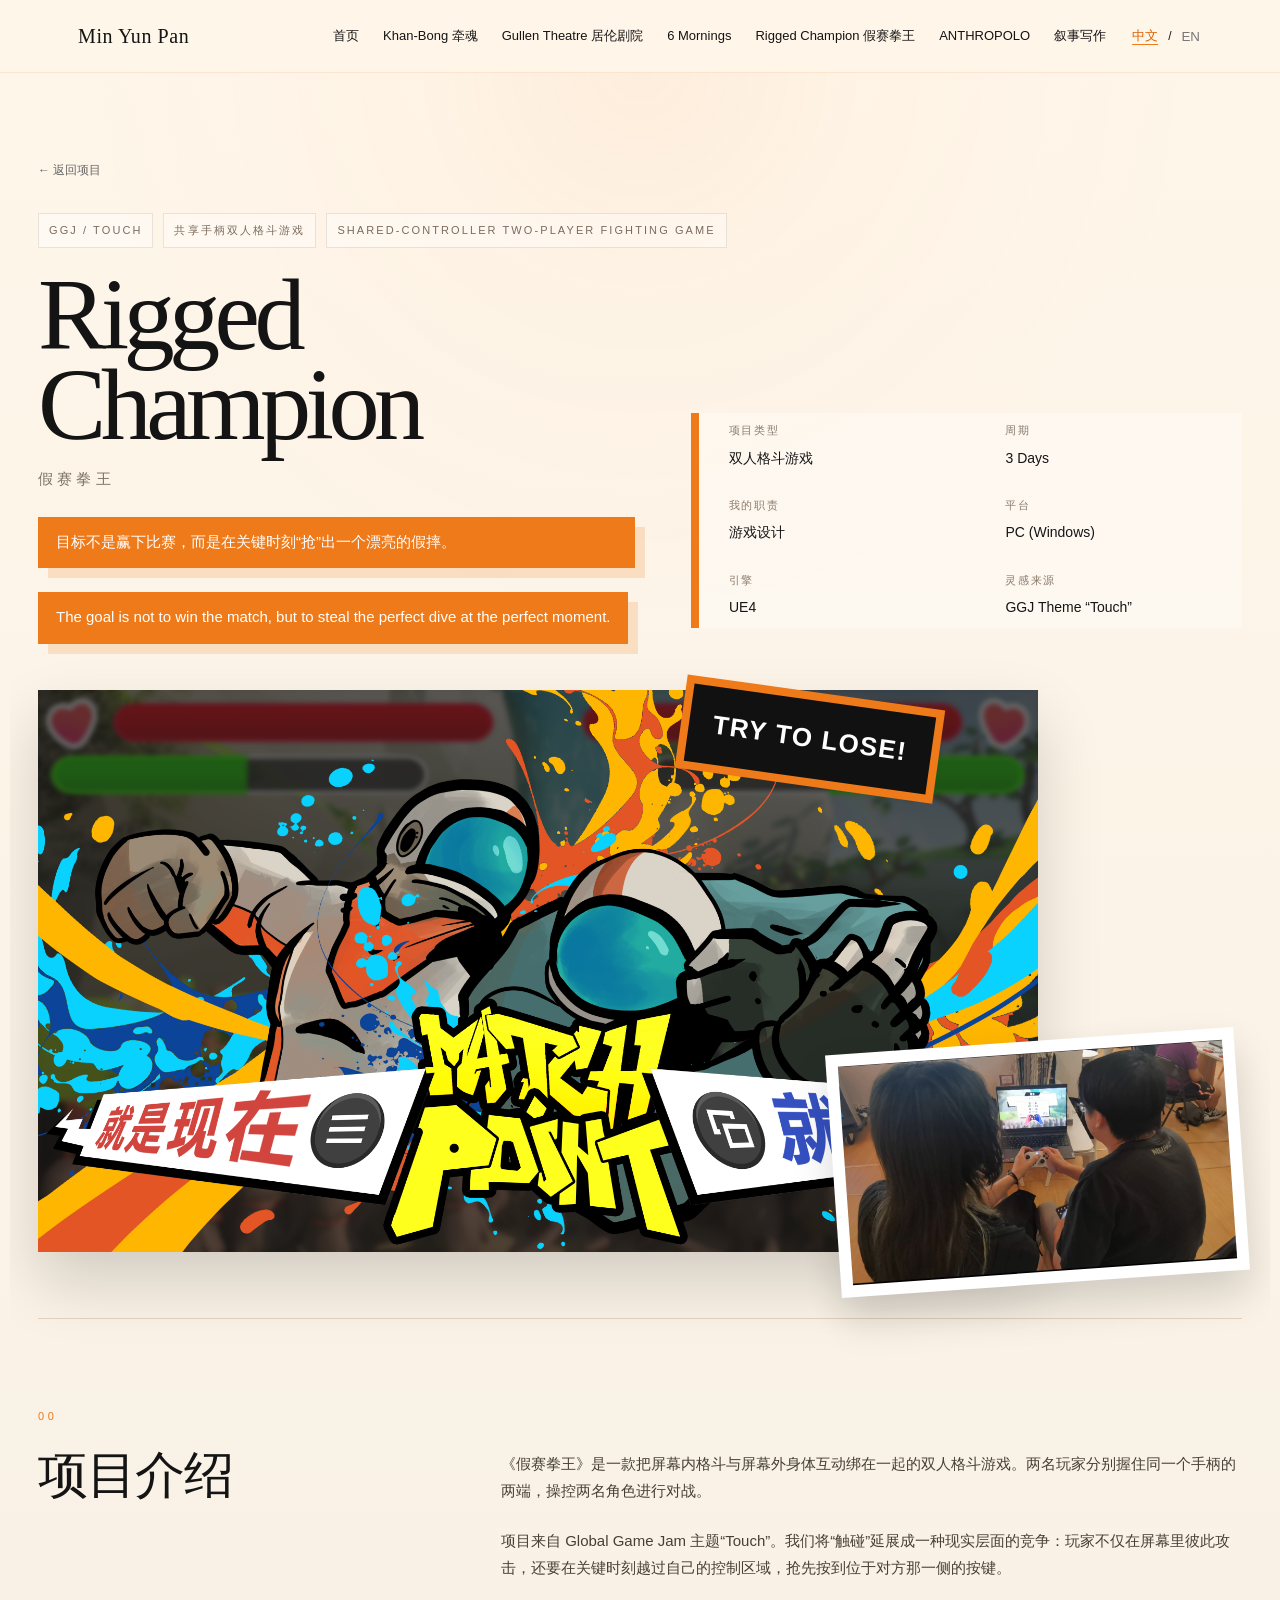
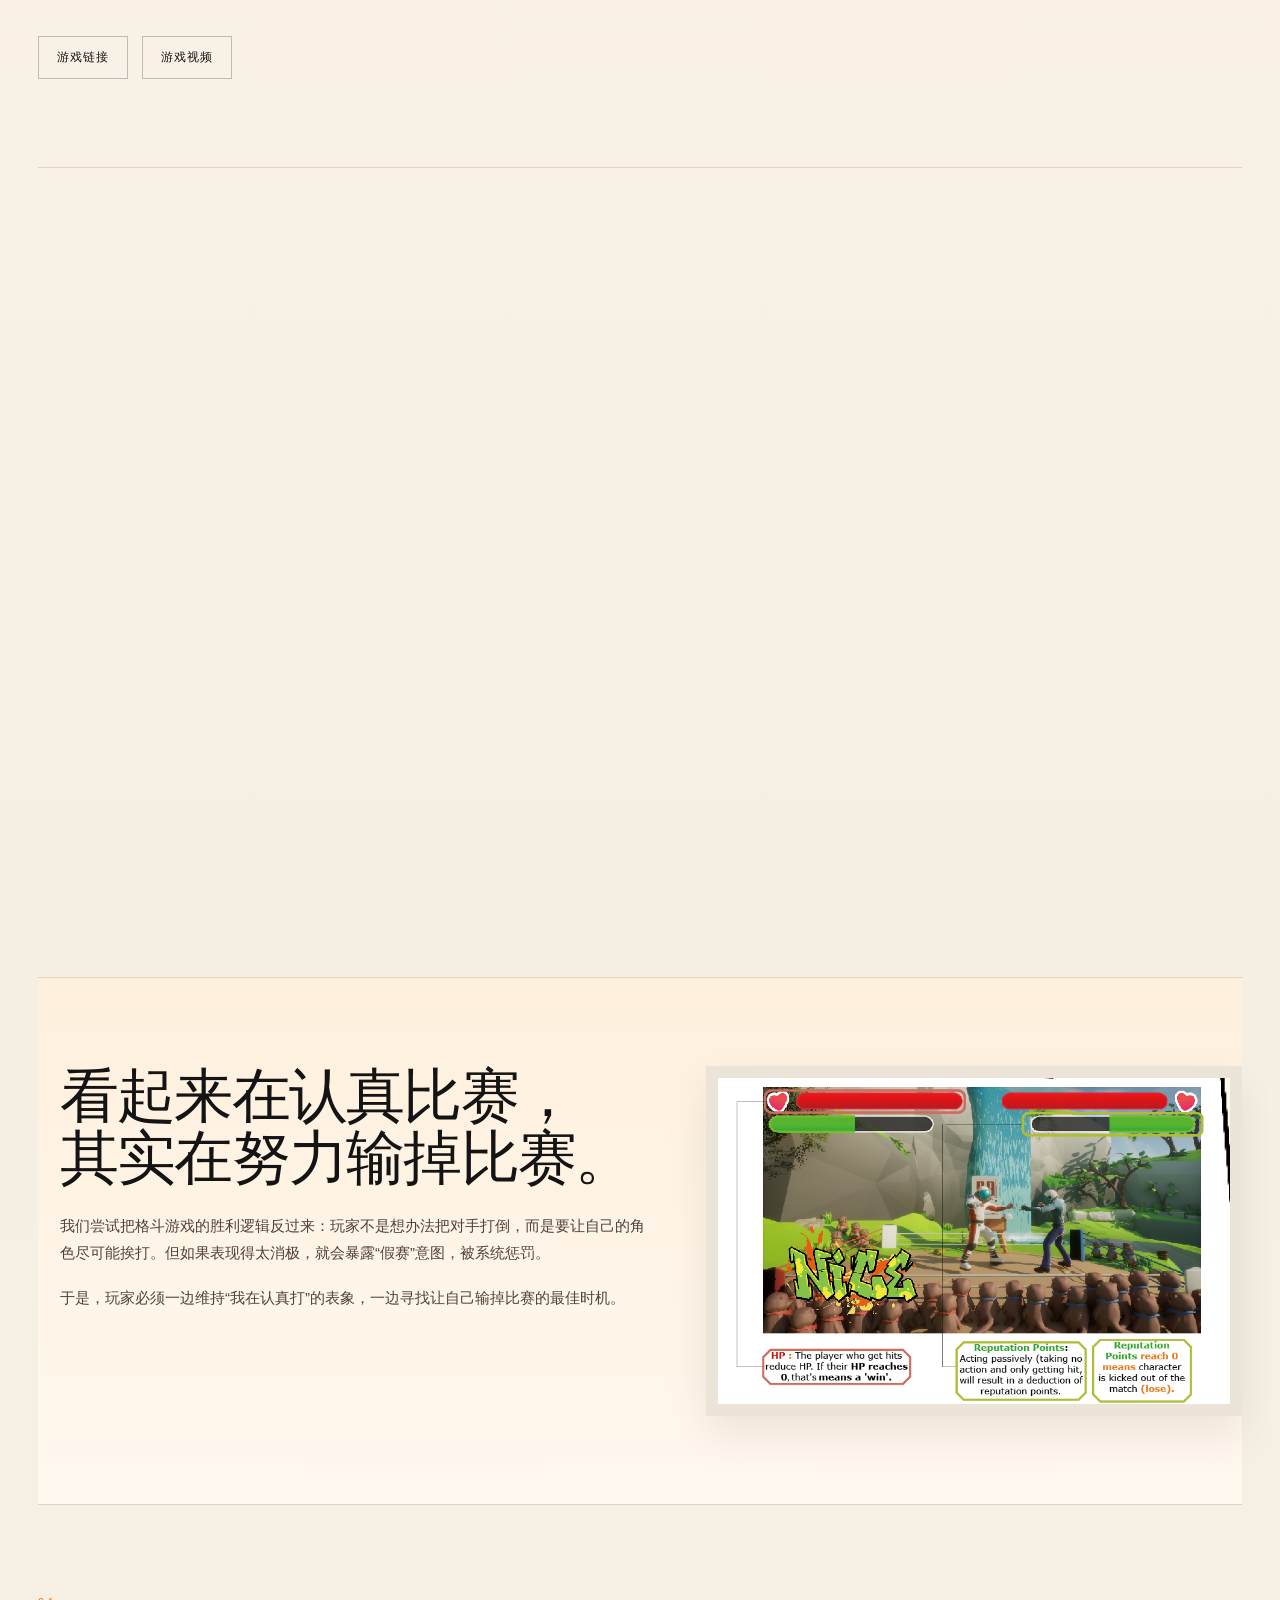
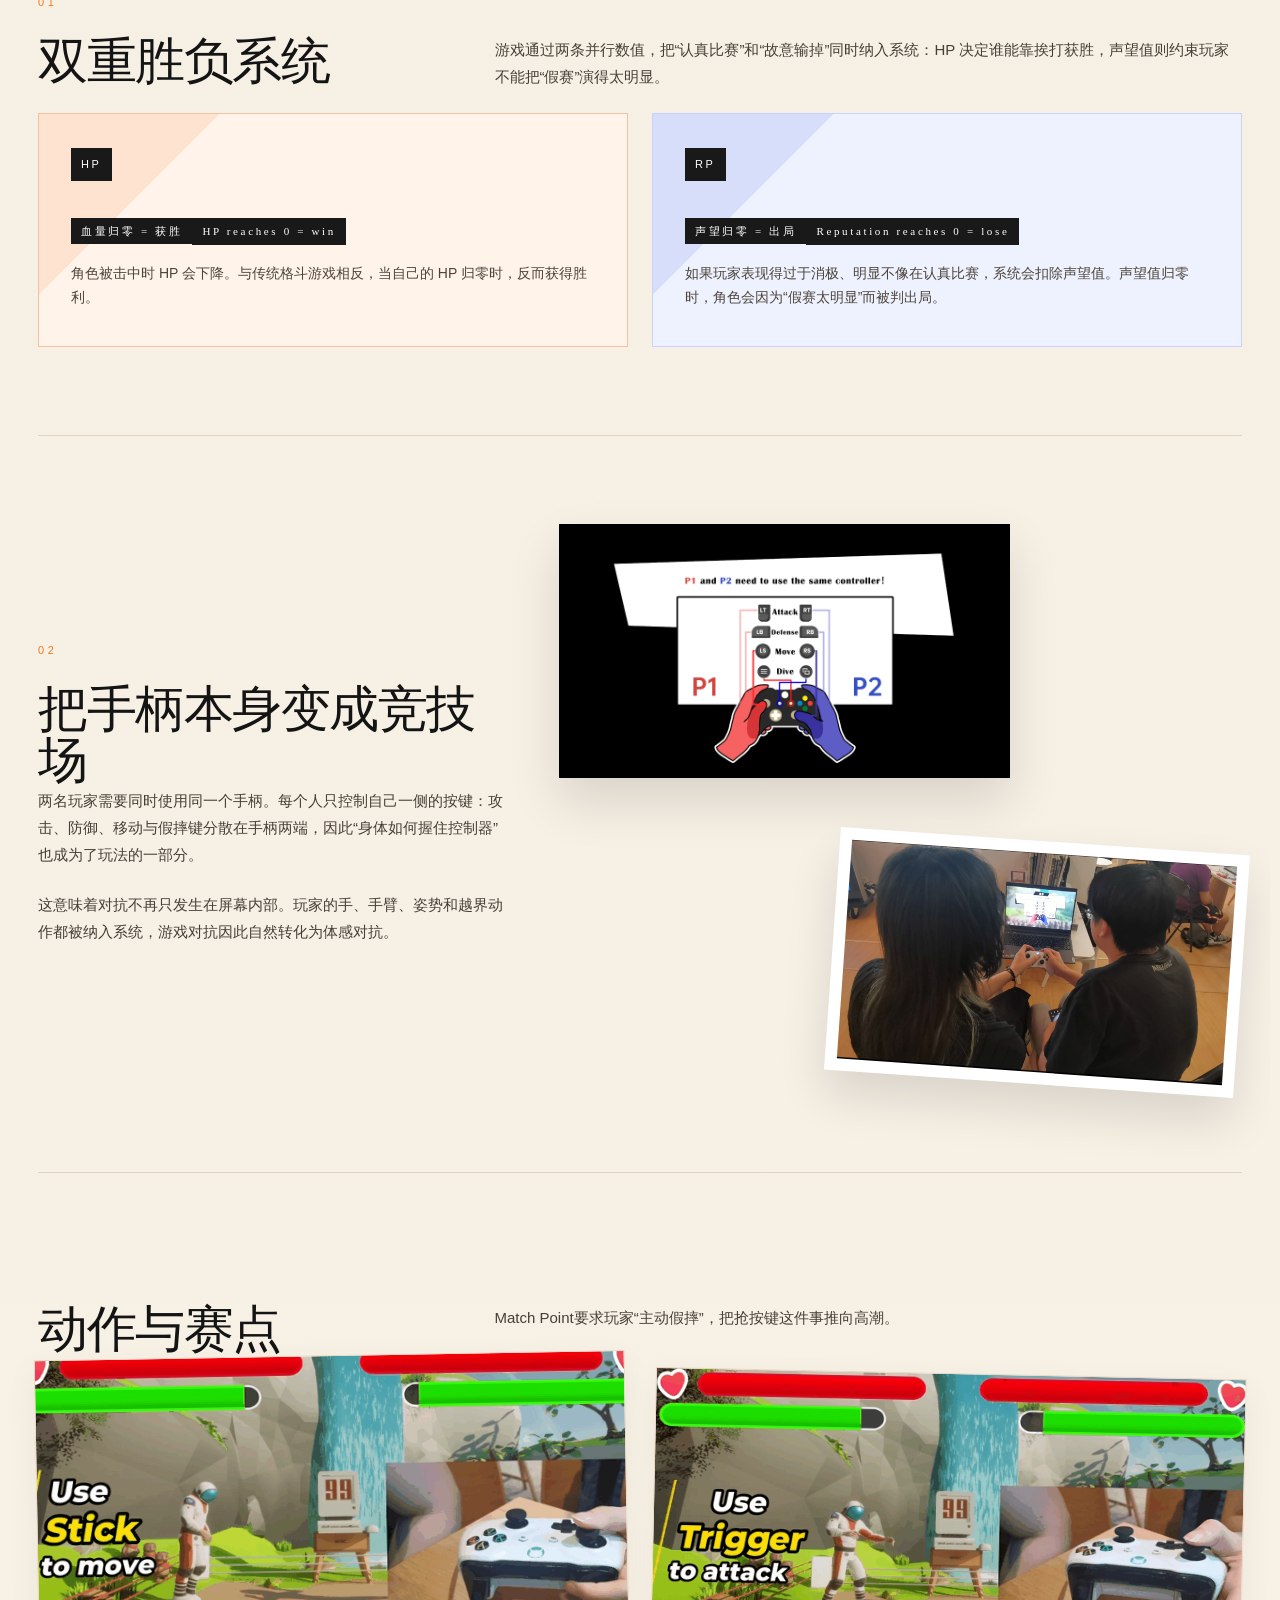
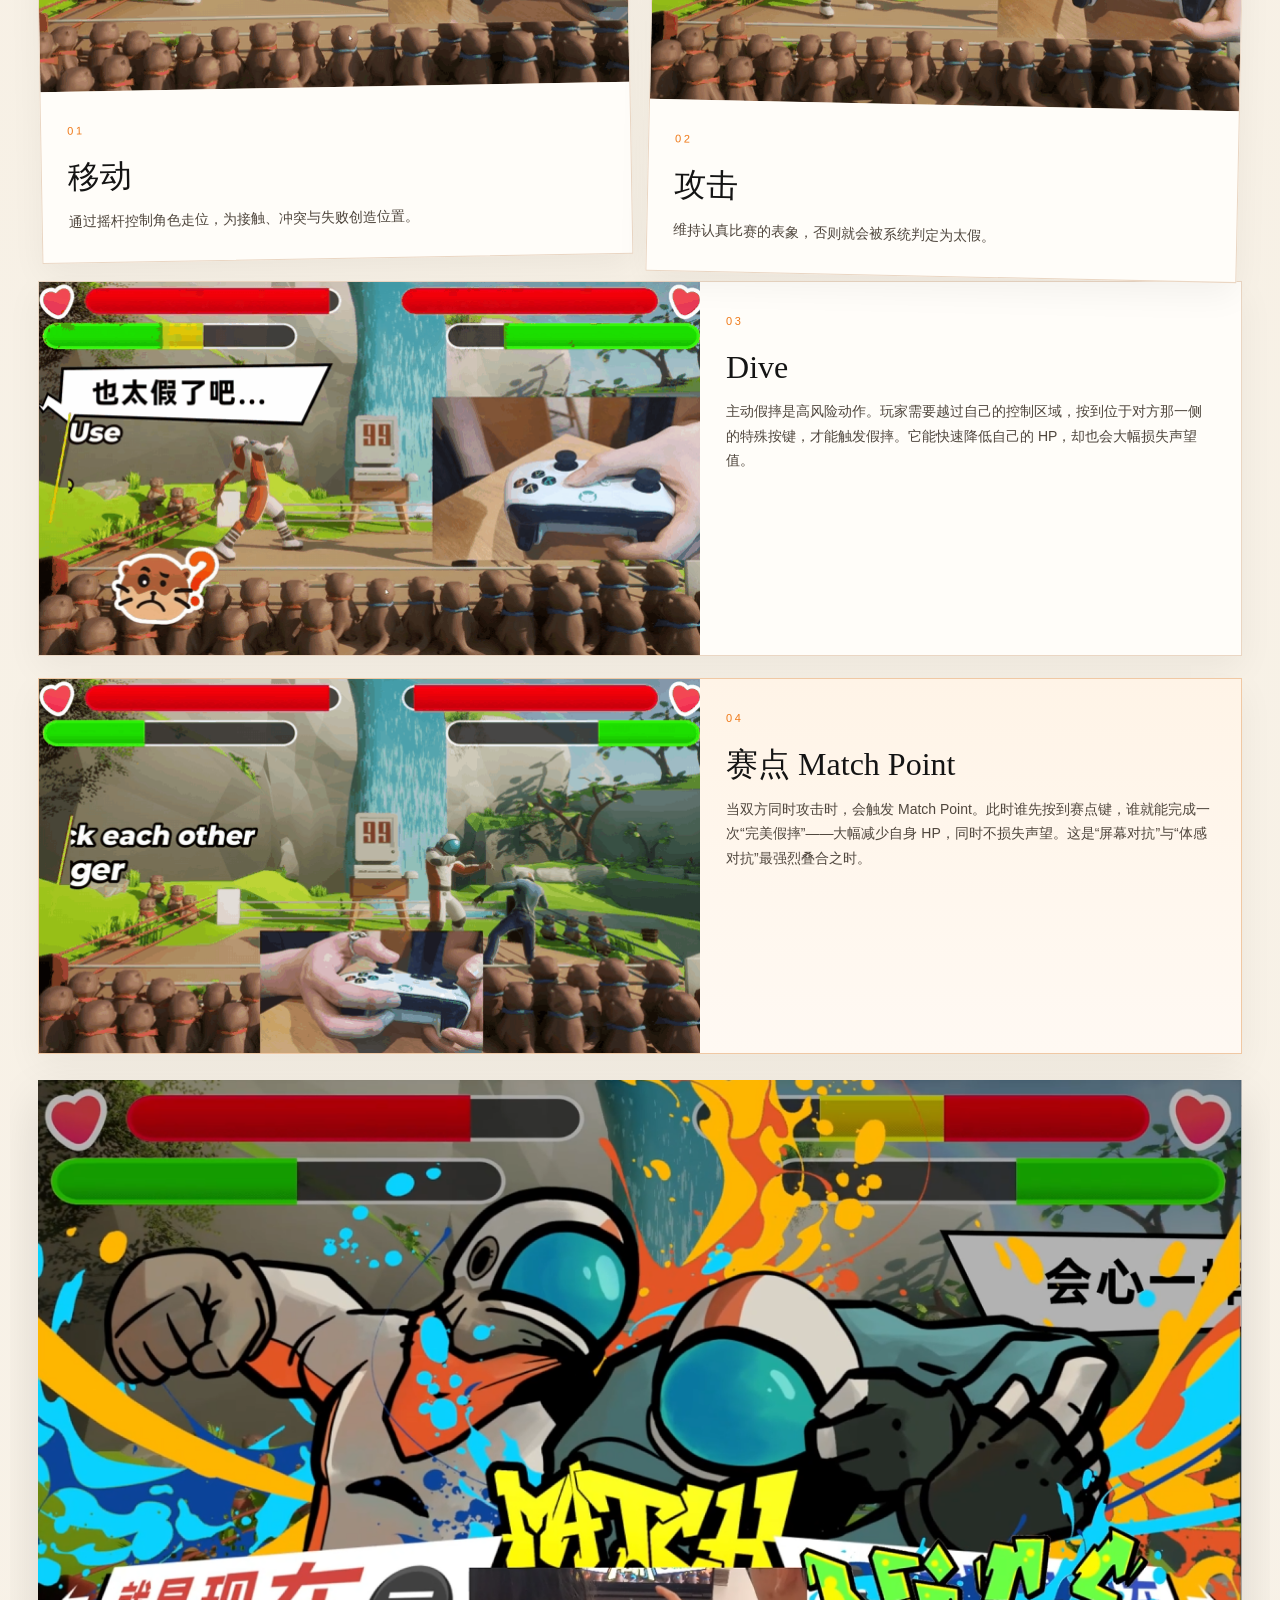
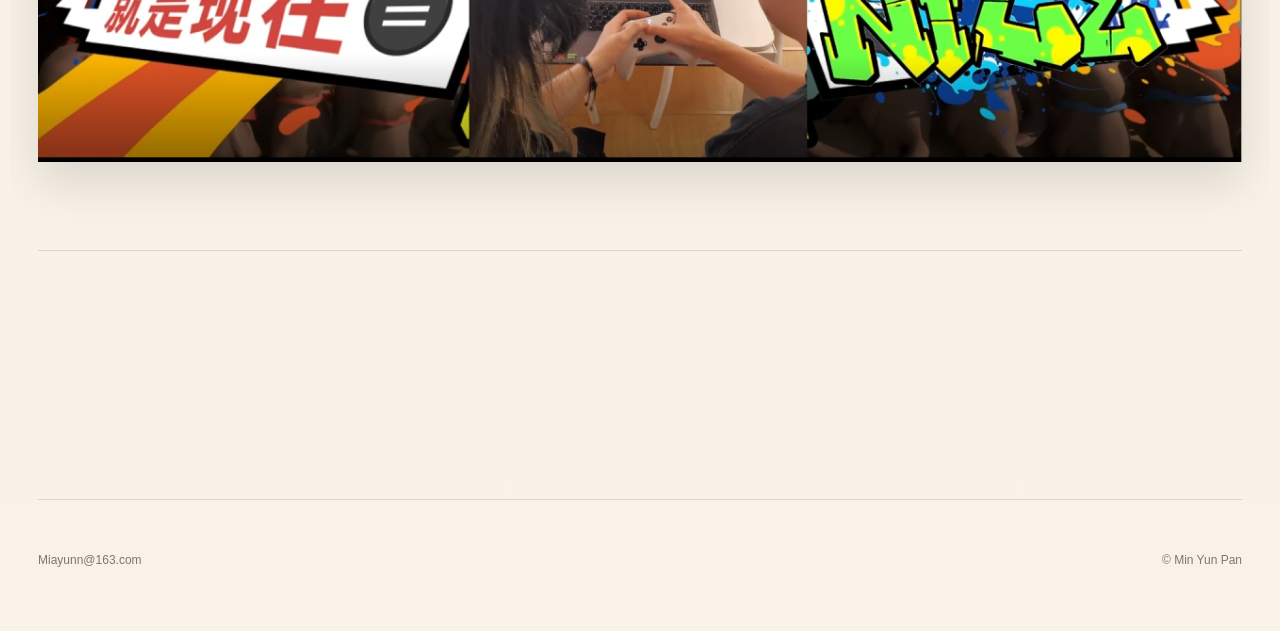
<file: rigged-champion.html>
<!doctype html>
<html lang="zh-CN"><head>
  <meta charset="utf-8">
  <meta name="viewport" content="width=device-width,initial-scale=1">
  <title>Rigged Champion — Min Yun Pan</title>
  <meta name="description" content="Rigged Champion — 共享手柄、把游戏对抗转移到体感对抗上的双人格斗游戏">
  <link rel="stylesheet" href="css/style.css">
<link rel="stylesheet" href="css/enhancements.css">
</head>
<body class="lang-zh project-rigged">
<header class="site-header">
  <nav class="nav">
    <a class="brand" href="index.html">Min Yun Pan</a>
    <div class="nav-links">
      <a class="keep" href="index.html"><span class="inline-lang zh">首页</span><span class="inline-lang en">Home</span></a>
      <a href="khan-bong.html">Khan-Bong 牵魂</a>
      <a href="gullen-theatre.html">Gullen Theatre 居伦剧院</a>
      <a href="six-mornings.html">6 Mornings</a>
      <a href="rigged-champion.html">Rigged Champion 假赛拳王</a>
      <a href="anthropolo.html">ANTHROPOLO</a>
      <a href="narrative.html"><span class="inline-lang zh">叙事写作</span><span class="inline-lang en">Writing</span></a><div class="lang"><button data-set-lang="zh">中文</button><span>/</span><button data-set-lang="en">EN</button></div>
    </div>
  </nav>
</header>

<main class="page rigged-page v2">
  <section class="rigged-v2-hero">
    <a class="back" href="index.html">← <span class="inline-lang zh">返回项目</span><span class="inline-lang en">Back to projects</span></a>
    <div class="rigged-v2-topline"><span>GGJ / TOUCH</span><span class="inline-lang zh">共享手柄双人格斗游戏</span><span class="inline-lang en">Shared-controller two-player fighting game</span></div>
    <div class="rigged-v2-title-row">
      <div class="rigged-v2-title-block">
        <h1 class="rigged-v2-title">Rigged Champion</h1>
        <div class="rigged-v2-subtitle"><span class="inline-lang zh">假赛拳王</span><span class="inline-lang en">A game about trying to lose</span></div>
        <div class="rigged-v2-tag" data-lang-block="zh">目标不是赢下比赛，而是在关键时刻“抢”出一个漂亮的假摔。</div>
        <div class="rigged-v2-tag" data-lang-block="en">The goal is not to win the match, but to steal the perfect dive at the perfect moment.</div>
      </div>
      <dl class="meta rigged-v2-meta">
        <div><dt><span class="inline-lang zh">项目类型</span><span class="inline-lang en">Type</span></dt><dd><span class="inline-lang zh">双人格斗游戏</span><span class="inline-lang en">Two-Player Fighting Game</span></dd></div>
        <div><dt><span class="inline-lang zh">周期</span><span class="inline-lang en">Duration</span></dt><dd>3 Days</dd></div>
        <div><dt><span class="inline-lang zh">我的职责</span><span class="inline-lang en">My Role</span></dt><dd><span class="inline-lang zh">游戏设计</span><span class="inline-lang en">Designer</span></dd></div>
        <div><dt><span class="inline-lang zh">平台</span><span class="inline-lang en">Platform</span></dt><dd>PC (Windows)</dd></div>
        <div><dt><span class="inline-lang zh">引擎</span><span class="inline-lang en">Engine</span></dt><dd>UE4</dd></div>
        <div><dt><span class="inline-lang zh">灵感来源</span><span class="inline-lang en">Inspiration</span></dt><dd>GGJ Theme “Touch”</dd></div>
      </dl>
    </div>
    <div class="rigged-v2-hero-collage">
      <figure class="hero-main"><img src="assets/images/rigged/mp_preview.png" alt="Rigged Champion key visual"></figure>
      <figure class="hero-inset"><img src="assets/images/rigged/hands-on.png" alt="Players sharing one controller"></figure>
      <div class="hero-stamp"><span class="inline-lang zh">Try to Lose!</span><span class="inline-lang en">Try to Lose!</span></div>
    </div>
  </section>

  <section class="rigged-v2-section rigged-v2-intro">
    <div class="rigged-v2-kicker">00</div>
    <div class="rigged-v2-split">
      <h2><span class="inline-lang zh">项目介绍</span><span class="inline-lang en">Introduction</span></h2>
      <div class="rigged-v2-copy" data-lang-block="zh">
        <p>《假赛拳王》是一款把屏幕内格斗与屏幕外身体互动绑在一起的双人格斗游戏。两名玩家分别握住同一个手柄的两端，操控两名角色进行对战。</p>
        <p>项目来自 Global Game Jam 主题“Touch”。我们将“触碰”延展成一种现实层面的竞争：玩家不仅在屏幕里彼此攻击，还要在关键时刻越过自己的控制区域，抢先按到位于对方那一侧的按键。</p>
      </div>
      <div class="rigged-v2-copy" data-lang-block="en">
        <p><em>Rigged Champion</em> is a two-player fighting game that locks on-screen combat together with off-screen physical interaction. Two players grip the same controller from opposite ends and control two fighters in a single match.</p>
        <p>The project was built for the Global Game Jam theme “Touch.” We extended “touch” into a real competitive situation: players fight each other on screen, but at key moments they must also reach across the controller and hit buttons located on the opponent's side.</p>
      </div>
    </div>
    <div class="cta-row rigged-project-links"><a class="cta" href="https://hecean.itch.io/rigged-champion" target="_blank" rel="noopener noreferrer"><span class="inline-lang zh">游戏链接</span><span class="inline-lang en">Game Link</span></a><a class="cta" href="https://www.youtube.com/watch?v=T0_2HIuSwQI" target="_blank" rel="noopener noreferrer"><span class="inline-lang zh">游戏视频</span><span class="inline-lang en">Game Video</span></a></div>
  </section>

  <section class="rigged-v2-section rigged-v2-transfer">
    <div class="rigged-v2-bigline" data-lang-block="zh">把游戏对抗，转移到体感对抗。</div>
    <div class="rigged-v2-bigline" data-lang-block="en">Shift the core confrontation into physical confrontation.</div>
    <div class="rigged-v2-compare">
      <article>
        <span class="compare-label"><span class="inline-lang zh">屏幕内</span><span class="inline-lang en">On-screen</span></span>
        <h3><span class="inline-lang zh">角色格斗</span><span class="inline-lang en">Character combat</span></h3>
        <p data-lang-block="zh">攻击、防御、移动与血量结算，维持格斗游戏的基本结构。</p>
        <p data-lang-block="en">Attack, defense, movement and HP resolution preserve the basic structure of a fighting game.</p>
        <img src="assets/images/rigged/hint-preview.png" alt="On-screen fighting in Rigged Champion">
      </article>
      <article class="physical-card">
        <span class="compare-label"><span class="inline-lang zh">屏幕外</span><span class="inline-lang en">Off-screen</span></span>
        <h3><span class="inline-lang zh">手柄争夺与体感对抗</span><span class="inline-lang en">Controller struggle &amp; physical confrontation</span></h3>
        <p data-lang-block="zh">同一只手柄上互相干扰、抢位、越界和争夺时机的身体动作。</p>
        <p data-lang-block="en">What creates the real tension is the bodily struggle over the same controller: interference, overreaching, stealing space and racing for timing.</p>
        <img src="assets/images/rigged/hands-on.png" alt="Physical struggle over one controller">
      </article>
    </div>
  </section>

  <section class="rigged-v2-section rigged-v2-goal">
    <div class="goal-banner"><span class="inline-lang zh">Game Goal</span><span class="inline-lang en">Game Goal</span></div>
    <div class="rigged-v2-goal-grid">
      <div class="rigged-v2-goal-copy" data-lang-block="zh">
        <h2>看起来在认真比赛，<br>其实在努力输掉比赛。</h2>
        <p>我们尝试把格斗游戏的胜利逻辑反过来：玩家不是想办法把对手打倒，而是要让自己的角色尽可能挨打。但如果表现得太消极，就会暴露“假赛”意图，被系统惩罚。</p>
        <p>于是，玩家必须一边维持“我在认真打”的表象，一边寻找让自己输掉比赛的最佳时机。</p>
      </div>
      <div class="rigged-v2-goal-copy" data-lang-block="en">
        <h2>Look like you are trying to win.<br>Actually try to lose.</h2>
        <p>We inverted the usual logic of a fighting game. Players do not try to knock the opponent out; they try to get their own character hit as efficiently as possible. But acting too passively exposes the fixed match and triggers punishment.</p>
        <p>As a result, each player has to preserve the appearance of serious competition while secretly searching for the best moment to lose.</p>
      </div>
      <figure class="goal-side"><img src="assets/images/rigged/preview.png" alt="HP and Reputation preview"></figure>
    </div>
  </section>

  <section class="rigged-v2-section rigged-v2-system">
    <div class="rigged-v2-kicker">01</div>
    <div class="rigged-v2-split compact">
      <h2><span class="inline-lang zh">双重胜负系统</span><span class="inline-lang en">Dual Win/Lose System</span></h2>
      <div class="rigged-v2-copy" data-lang-block="zh"><p>游戏通过两条并行数值，把“认真比赛”和“故意输掉”同时纳入系统：HP 决定谁能靠挨打获胜，声望值则约束玩家不能把“假赛”演得太明显。</p></div>
      <div class="rigged-v2-copy" data-lang-block="en"><p>The system uses two parallel meters so that “playing seriously” and “trying to lose” can coexist: HP determines who can win by getting hit, while Reputation Points prevent the performance of a fixed match from becoming too obvious.</p></div>
    </div>
    <div class="rigged-v2-stat-grid">
      <article class="stat-card hp">
        <span>HP</span>
        <h3><span class="inline-lang zh">血量归零 = 获胜</span><span class="inline-lang en">HP reaches 0 = win</span></h3>
        <p data-lang-block="zh">角色被击中时 HP 会下降。与传统格斗游戏相反，当自己的 HP 归零时，反而获得胜利。</p>
        <p data-lang-block="en">HP decreases when the character gets hit. Unlike a traditional fighting game, your own character wins when its HP reaches 0.</p>
      </article>
      <article class="stat-card rp">
        <span>RP</span>
        <h3><span class="inline-lang zh">声望归零 = 出局</span><span class="inline-lang en">Reputation reaches 0 = lose</span></h3>
        <p data-lang-block="zh">如果玩家表现得过于消极、明显不像在认真比赛，系统会扣除声望值。声望值归零时，角色会因为“假赛太明显”而被判出局。</p>
        <p data-lang-block="en">If a player behaves too passively and no longer looks like they are genuinely competing, the system deducts reputation points. When reputation reaches 0, the player is knocked out for making the fixed match too obvious.</p>
      </article>
    </div>
  </section>

  <section class="rigged-v2-section rigged-v2-controller">
    <div class="rigged-v2-controller-grid">
      <div class="controller-copy-wrap">
        <div class="rigged-v2-kicker">02</div>
        <h2><span class="inline-lang zh">把手柄本身变成竞技场</span><span class="inline-lang en">Turn the controller itself into the arena</span></h2>
        <div class="rigged-v2-copy" data-lang-block="zh">
          <p>两名玩家需要同时使用同一个手柄。每个人只控制自己一侧的按键：攻击、防御、移动与假摔键分散在手柄两端，因此“身体如何握住控制器”也成为了玩法的一部分。</p>
          <p>这意味着对抗不再只发生在屏幕内部。玩家的手、手臂、姿势和越界动作都被纳入系统，游戏对抗因此自然转化为体感对抗。</p>
        </div>
        <div class="rigged-v2-copy" data-lang-block="en">
          <p>Both players use the same controller at the same time. Each player owns only one side of the pad: attack, defense, movement and dive are split across the controller, so the way the body grips it becomes part of play.</p>
          <p>This means the confrontation no longer lives only inside the screen. The players' hands, arms, posture and overreaching motions are all pulled into the system, shifting game conflict into physical conflict.</p>
        </div>
      </div>
      <div class="controller-visual-wrap">
        <figure class="controller-diagram"><img src="assets/images/rigged/controller-map.png" alt="Rigged Champion controller mapping"></figure>
        <figure class="controller-live"><img src="assets/images/rigged/hands-on.png" alt="Players physically competing over the controller"></figure>
      </div>
    </div>
  </section>

  <section class="rigged-v2-section rigged-v2-actions">
    <div class="rigged-v2-kicker">03</div>
    <div class="rigged-v2-split compact">
      <h2><span class="inline-lang zh">动作与赛点</span><span class="inline-lang en">Actions &amp; Match Point</span></h2>
      <div class="rigged-v2-copy" data-lang-block="zh"><p>Match Point要求玩家“主动假摔”，把抢按键这件事推向高潮。</p></div>
      <div class="rigged-v2-copy" data-lang-block="en"><p>The basic moves preserve the recognizability of a fighting game, but the mechanics that truly push the confrontation into its most entertaining state are Dive and Match Point: one asks players to fake a fall, while the other turns button-racing into the climax of the match.</p></div>
    </div>
    <div class="rigged-v2-action-grid">
      <article class="action-panel small move">
        <div class="action-media"><img src="assets/gifs/rigged/move.gif" alt="Move action demo"></div>
        <div class="action-copy"><span>01</span><h3><span class="inline-lang zh">移动</span><span class="inline-lang en">Move</span></h3><p data-lang-block="zh">通过摇杆控制角色走位，为接触、冲突与失败创造位置。</p><p data-lang-block="en">Use the stick to position the fighter and set up contact, conflict and failure.</p></div>
      </article>
      <article class="action-panel small attack">
        <div class="action-media"><img src="assets/gifs/rigged/attack.gif" alt="Attack action demo"></div>
        <div class="action-copy"><span>02</span><h3><span class="inline-lang zh">攻击</span><span class="inline-lang en">Attack</span></h3><p data-lang-block="zh">维持认真比赛的表象，否则就会被系统判定为太假。</p><p data-lang-block="en">Maintain the appearance of genuinely competing, or the system will judge the match as too fake.</p></div>
      </article>
      <article class="action-panel wide dive">
        <div class="action-media"><img src="assets/gifs/rigged/dive.gif" alt="Dive action demo"></div>
        <div class="action-copy"><span>03</span><h3>Dive</h3><p data-lang-block="zh">主动假摔是高风险动作。玩家需要越过自己的控制区域，按到位于对方那一侧的特殊按键，才能触发假摔。它能快速降低自己的 HP，却也会大幅损失声望值。</p><p data-lang-block="en">A deliberate dive is a high-risk move. The player must reach across their own control zone and press a special button on the opponent's side to trigger it. It lowers the player's HP quickly, but also causes a major loss of reputation.</p></div>
      </article>
      <article class="action-panel wide highlight mp">
        <div class="action-media"><img src="assets/gifs/rigged/match-point.gif" alt="Match point demo"></div>
        <div class="action-copy"><span>04</span><h3><span class="inline-lang zh">赛点 Match Point</span><span class="inline-lang en">Match Point</span></h3><p data-lang-block="zh">当双方同时攻击时，会触发 Match Point。此时谁先按到赛点键，谁就能完成一次“完美假摔”——大幅减少自身 HP，同时不损失声望。这是“屏幕对抗”与“体感对抗”最强烈叠合之时。</p><p data-lang-block="en">When both players attack at the same time, Match Point is triggered. Whoever reaches the Dive button first performs a Perfect Dive — losing a large amount of HP without sacrificing Reputation. It is the moment when screen-based combat and physical confrontation overlap most intensely.</p></div>
      </article>
    </div>
    <div class="rigged-v2-matchpoint-still"><img src="assets/images/rigged/matchpoint.png" alt="Rigged Champion Match Point still"></div>
  </section>

  <section class="rigged-v2-section rigged-v2-closing">
    <h2 data-lang-block="zh"><br></h2>
    <h2 data-lang-block="en">In <em>Rigged Champion</em>, the real arena does not stay on the screen.<br><span>It also exists on the same controller, between two pairs of hands.</span></h2>
  </section>

  <footer class="footer"><span>Miayunn@163.com</span><span>© Min Yun Pan</span></footer>
</main>
<script src="js/main.js"></script>
<script src="js/enhancements.js"></script>


</body></html>
</file>
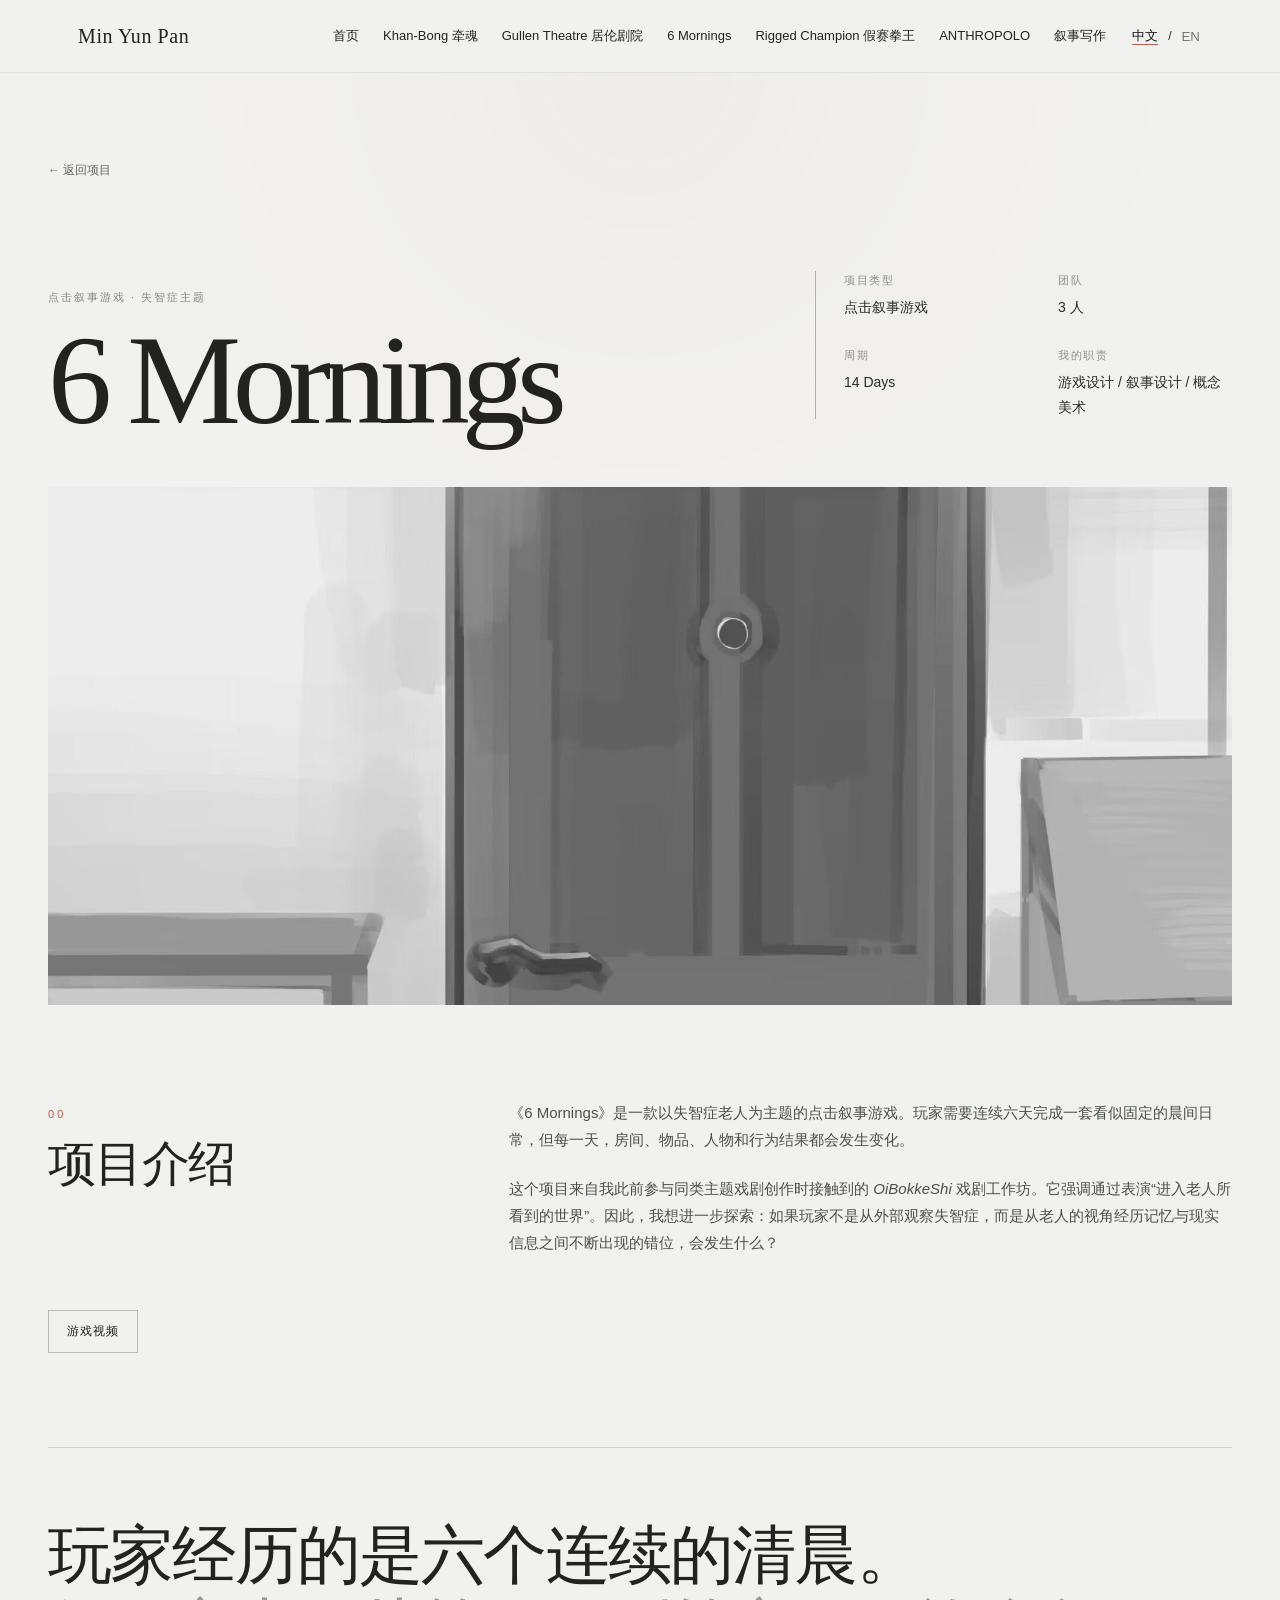
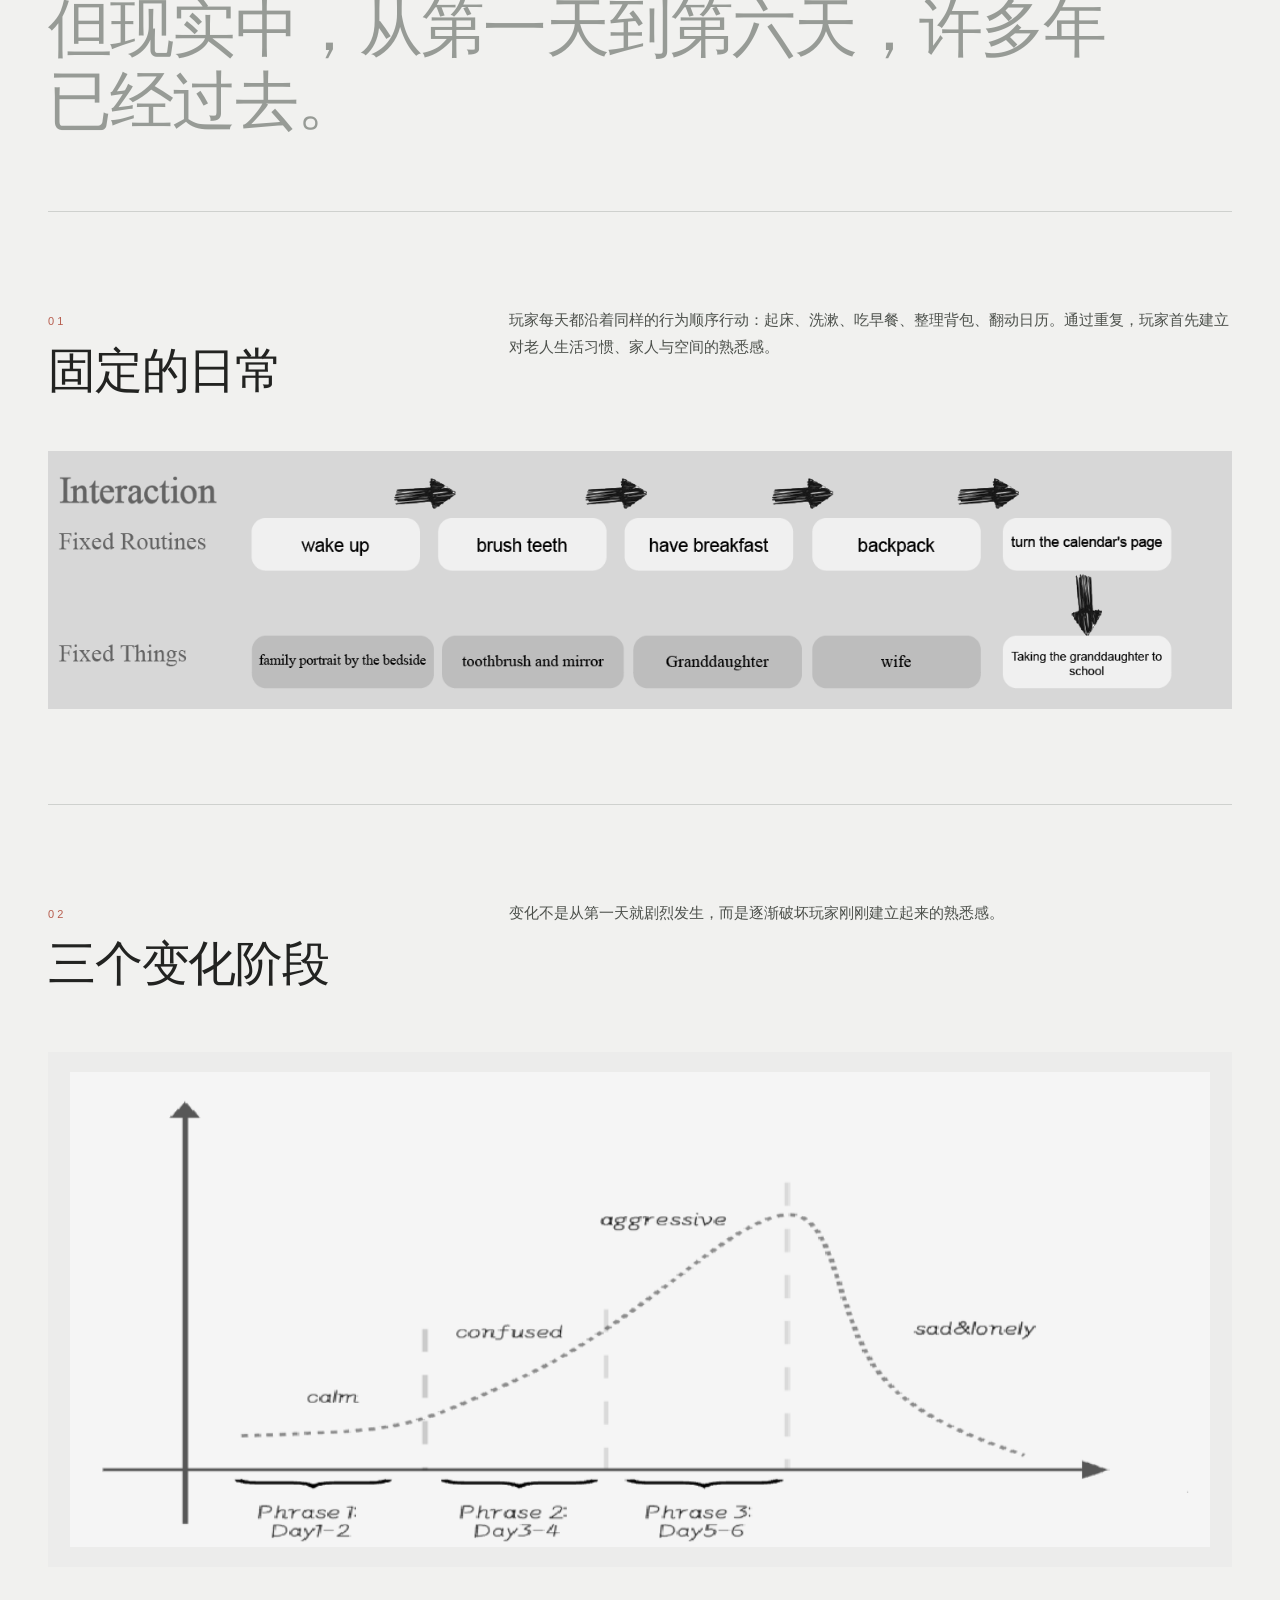
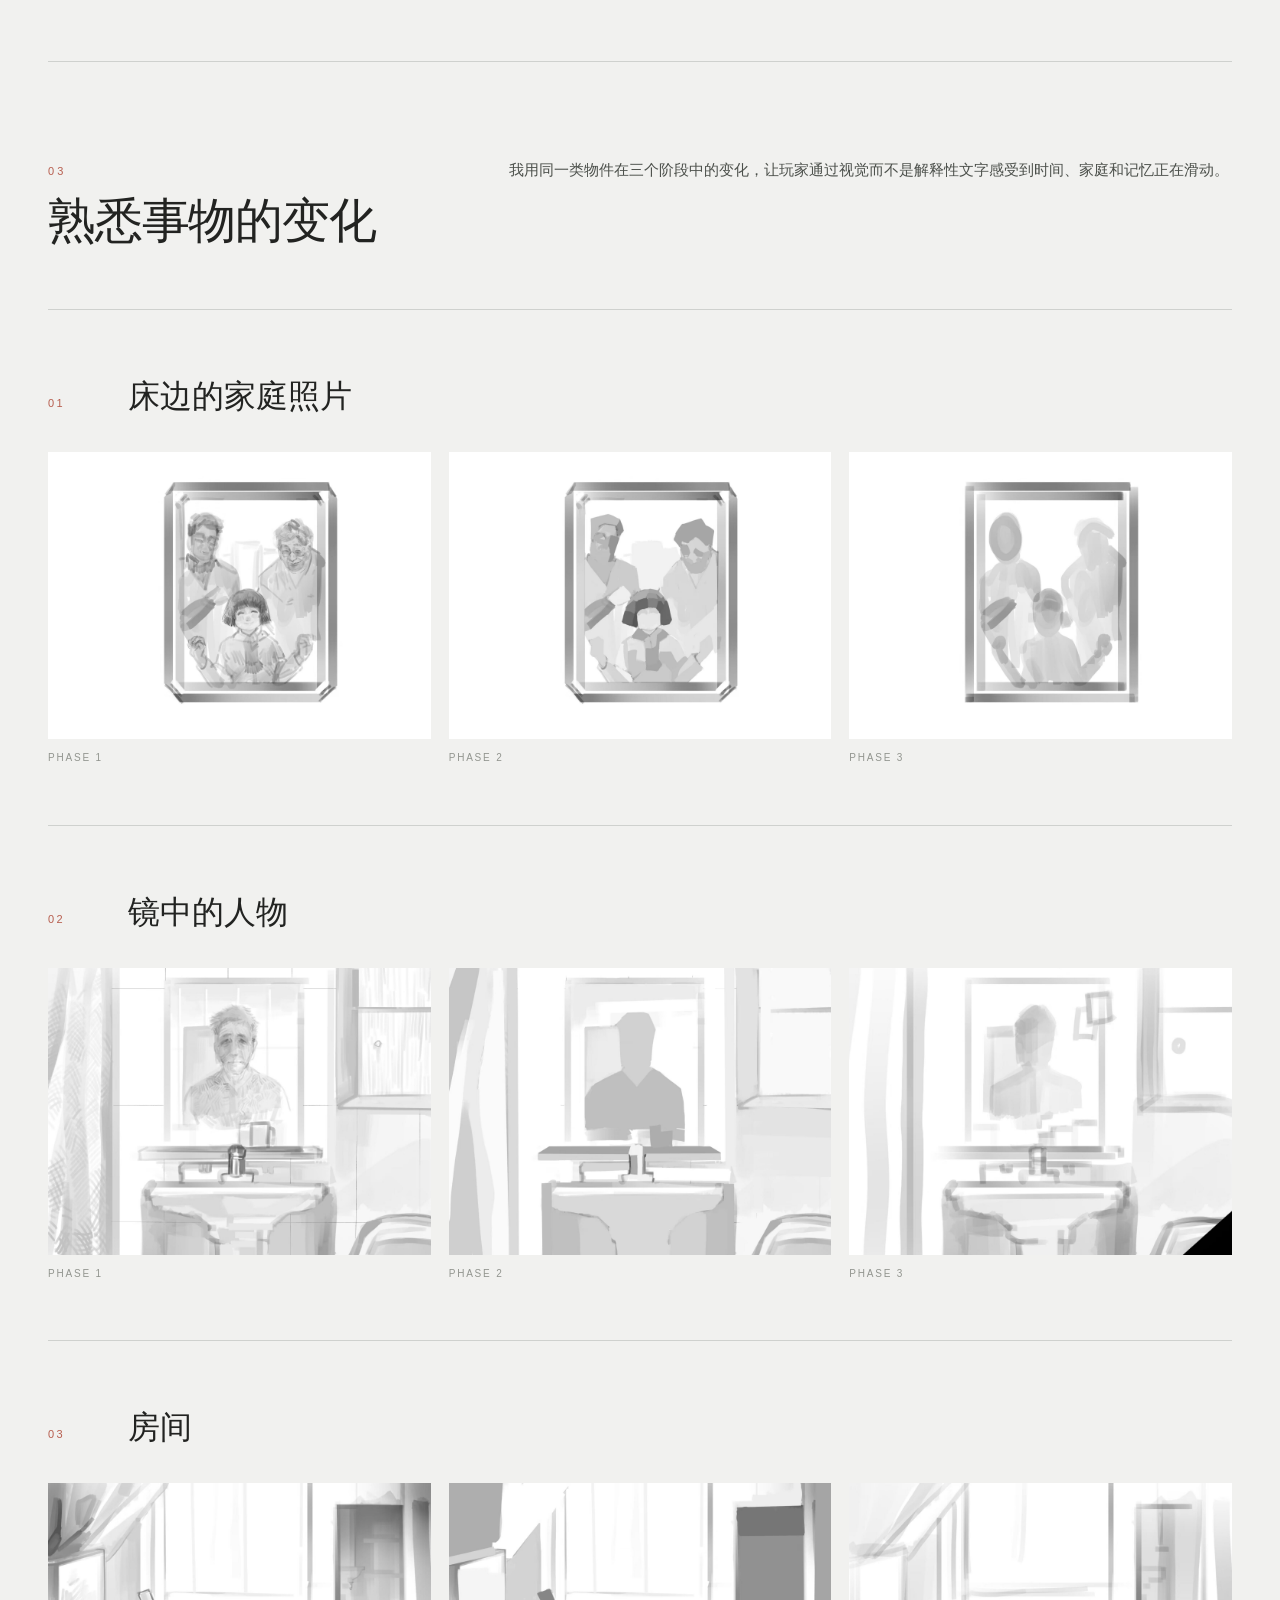
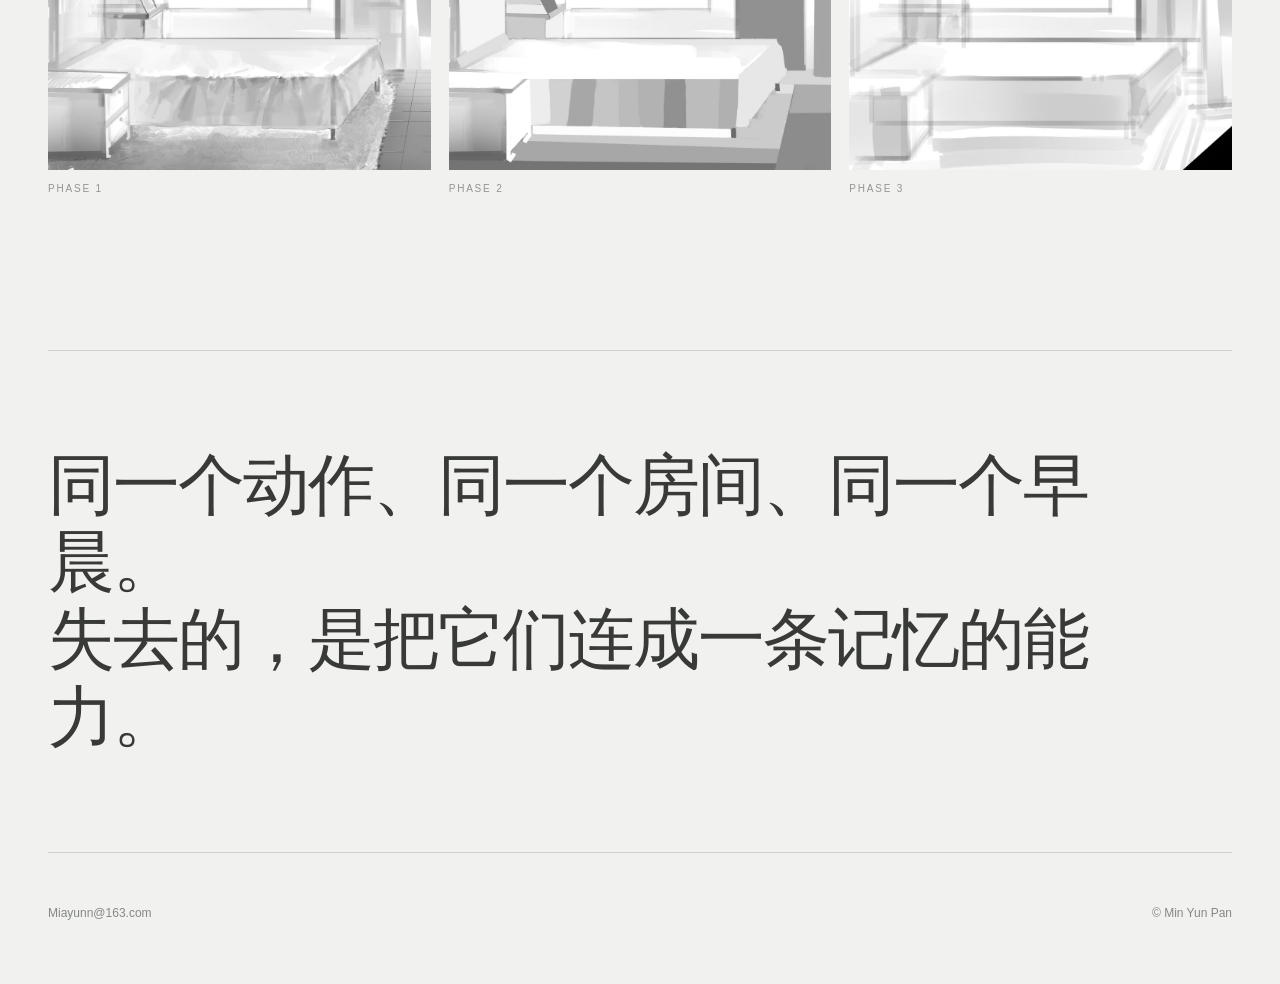
<file: six-mornings.html>
<!doctype html>
<html lang="zh-CN">
<head>
  <meta charset="utf-8">
  <meta name="viewport" content="width=device-width,initial-scale=1">
  <title>6 Mornings — Min Yun Pan</title>
  <meta name="description" content="6 Mornings — 关于失智症老人认知世界的点击叙事游戏">
  <link rel="stylesheet" href="css/style.css">
<link rel="stylesheet" href="css/enhancements.css">
</head>
<body class="lang-zh project-six">
<header class="site-header">
  <nav class="nav">
    <a class="brand" href="index.html">Min Yun Pan</a>
    <div class="nav-links">
      <a class="keep" href="index.html"><span class="inline-lang zh">首页</span><span class="inline-lang en">Home</span></a>
      <a href="khan-bong.html">Khan-Bong 牵魂</a>
      <a href="gullen-theatre.html">Gullen Theatre 居伦剧院</a>
      <a href="six-mornings.html">6 Mornings</a>
      <a href="rigged-champion.html">Rigged Champion 假赛拳王</a>
      <a href="anthropolo.html">ANTHROPOLO</a>
      <a href="narrative.html"><span class="inline-lang zh">叙事写作</span><span class="inline-lang en">Writing</span></a><div class="lang"><button data-set-lang="zh">中文</button><span>/</span><button data-set-lang="en">EN</button></div>
    </div>
  </nav>
</header>

<main class="page six-page">
  <section class="six-hero">
    <a class="back" href="index.html">← <span class="inline-lang zh">返回项目</span><span class="inline-lang en">Back to projects</span></a>
    <div class="six-title-row">
      <div>
        <div class="eyebrow"><span class="inline-lang zh">点击叙事游戏 · 失智症主题</span><span class="inline-lang en">Click Narrative Game · Dementia</span></div>
        <h1 class="six-title">6 Mornings</h1>
      </div>
      <dl class="meta six-meta">
        <div><dt><span class="inline-lang zh">项目类型</span><span class="inline-lang en">Type</span></dt><dd><span class="inline-lang zh">点击叙事游戏</span><span class="inline-lang en">Click Narrative Game</span></dd></div>
        <div><dt><span class="inline-lang zh">团队</span><span class="inline-lang en">Team</span></dt><dd><span class="inline-lang zh">3 人</span><span class="inline-lang en">3 members</span></dd></div>
        <div><dt><span class="inline-lang zh">周期</span><span class="inline-lang en">Duration</span></dt><dd>14 Days</dd></div>
        <div><dt><span class="inline-lang zh">我的职责</span><span class="inline-lang en">My Role</span></dt><dd><span class="inline-lang zh">游戏设计 / 叙事设计 / 概念美术</span><span class="inline-lang en">Game Design / Narrative Design / Art Concept</span></dd></div>
      </dl>
    </div>
    <div class="six-door"><img src="assets/images/six/door.jpg" alt="6 Mornings door"></div>
  </section>

  <section class="six-intro six-rule">
    <div class="six-intro-grid">
      <div>
        <span class="six-index">00</span>
        <h2><span class="inline-lang zh">项目介绍</span><span class="inline-lang en">Introduction</span></h2>
      </div>
      <div class="six-copy" data-lang-block="zh">
        <p>《6 Mornings》是一款以失智症老人为主题的点击叙事游戏。玩家需要连续六天完成一套看似固定的晨间日常，但每一天，房间、物品、人物和行为结果都会发生变化。</p>
        <p>这个项目来自我此前参与同类主题戏剧创作时接触到的 <em>OiBokkeShi</em> 戏剧工作坊。它强调通过表演“进入老人所看到的世界”。因此，我想进一步探索：如果玩家不是从外部观察失智症，而是从老人的视角经历记忆与现实信息之间不断出现的错位，会发生什么？</p>
      </div>
      <div class="six-copy" data-lang-block="en">
        <p><em>6 Mornings</em> is a click-based narrative game about an elderly person living with dementia. The player repeats what appears to be the same morning routine for six days, while the room, objects, people and consequences of familiar actions gradually change.</p>
        <p>The project grew from my earlier theatre work on a similar theme, where I encountered the OiBokkeShi drama workshop and its idea of “stepping into the world the elders see.” I wanted to explore that idea from inside the player's perspective, letting memory and external information begin to contradict one another.</p>
      </div>
    </div>
    <div class="cta-row six-project-links"><a class="cta" href="https://www.youtube.com/watch?v=r92qd6j9mb4" target="_blank" rel="noopener noreferrer"><span class="inline-lang zh">游戏视频</span><span class="inline-lang en">Game Video</span></a></div>
  </section>

  <section class="six-premise six-rule">
    <div class="six-premise-line" data-lang-block="zh">玩家经历的是六个连续的清晨。<br><span>但现实中，从第一天到第六天，许多年已经过去。</span></div>
    <div class="six-premise-line" data-lang-block="en">The player experiences six continuous mornings.<br><span>In reality, many years have passed between the first and the sixth.</span></div>
  </section>

  <section class="six-routine six-rule">
    <div class="six-section-head">
      <div><span class="six-index">01</span><h2><span class="inline-lang zh">固定的日常</span><span class="inline-lang en">A Fixed Routine</span></h2></div>
      <div class="six-copy" data-lang-block="zh"><p>玩家每天都沿着同样的行为顺序行动：起床、洗漱、吃早餐、整理背包、翻动日历。通过重复，玩家首先建立对老人生活习惯、家人与空间的熟悉感。</p></div>
      <div class="six-copy" data-lang-block="en"><p>Each morning follows the same sequence: wake up, brush teeth, have breakfast, prepare the backpack and turn the calendar page. Repetition first allows the player to become familiar with the elderly character's belongings, family and routine.</p></div>
    </div>
    <div class="six-diagram"><img src="assets/images/six/routine-diagram.png" alt="6 Mornings routine diagram"></div>
  </section>

  <section class="six-phases six-rule">
    <div class="six-section-head compact">
      <div><span class="six-index">02</span><h2><span class="inline-lang zh">三个变化阶段</span><span class="inline-lang en">Three Stages of Change</span></h2></div>
      <div class="six-copy" data-lang-block="zh"><p>变化不是从第一天就剧烈发生，而是逐渐破坏玩家刚刚建立起来的熟悉感。</p></div>
      <div class="six-copy" data-lang-block="en"><p>The changes do not begin dramatically. Instead, they slowly destabilize the familiarity the player has just learned to trust.</p></div>
    </div>
    <div class="six-curve-block">
      <img src="assets/images/six/emotion-curve.png" alt="Emotion curve across the three phases of 6 Mornings">
    </div>
  </section>

  <section class="six-shifts six-rule">
    <div class="six-section-head compact">
      <div><span class="six-index">03</span><h2><span class="inline-lang zh">熟悉事物的变化</span><span class="inline-lang en">Changes in Familiar Things</span></h2></div>
      <div class="six-copy" data-lang-block="zh"><p>我用同一类物件在三个阶段中的变化，让玩家通过视觉而不是解释性文字感受到时间、家庭和记忆正在滑动。</p></div>
      <div class="six-copy" data-lang-block="en"><p>I used the same familiar objects across three stages so that changes in time, family and memory could be felt visually rather than explained directly.</p></div>
    </div>

    <div class="six-change-row">
      <div class="six-change-label"><span>01</span><h3><span class="inline-lang zh">床边的家庭照片</span><span class="inline-lang en">Family portrait by the bed</span></h3></div>
      <div class="six-triptych"><figure><img src="assets/images/six/photo-1.jpg" alt="Family photo phase 1"><figcaption>PHASE 1</figcaption></figure><figure><img src="assets/images/six/photo-2.jpg" alt="Family photo phase 2"><figcaption>PHASE 2</figcaption></figure><figure><img src="assets/images/six/photo-3.jpg" alt="Family photo phase 3"><figcaption>PHASE 3</figcaption></figure></div>
    </div>

    <div class="six-change-row">
      <div class="six-change-label"><span>02</span><h3><span class="inline-lang zh">镜中的人物</span><span class="inline-lang en">The person in the mirror</span></h3></div>
      <div class="six-triptych"><figure><img src="assets/images/six/mirror-1.jpg" alt="Mirror phase 1"><figcaption>PHASE 1</figcaption></figure><figure><img src="assets/images/six/mirror-2.jpg" alt="Mirror phase 2"><figcaption>PHASE 2</figcaption></figure><figure><img src="assets/images/six/mirror-3.jpg" alt="Mirror phase 3"><figcaption>PHASE 3</figcaption></figure></div>
    </div>

    <div class="six-change-row">
      <div class="six-change-label"><span>03</span><h3><span class="inline-lang zh">房间</span><span class="inline-lang en">The room</span></h3></div>
      <div class="six-triptych room"><figure><img src="assets/images/six/room-1.jpg" alt="Room phase 1"><figcaption>PHASE 1</figcaption></figure><figure><img src="assets/images/six/room-2.jpg" alt="Room phase 2"><figcaption>PHASE 2</figcaption></figure><figure><img src="assets/images/six/room-3.jpg" alt="Room phase 3"><figcaption>PHASE 3</figcaption></figure></div>
    </div>
  </section>

  <section class="six-closing six-rule">
    <p data-lang-block="zh">同一个动作、同一个房间、同一个早晨。<br>失去的，是把它们连成一条记忆的能力。</p>
    <p data-lang-block="en">The same action, the same room, the same morning.<br>What is lost is the ability to connect them into a single thread of memory.</p>
  </section>

  <footer class="footer"><span>Miayunn@163.com</span><span>© Min Yun Pan</span></footer>
</main>
<script src="js/main.js"></script>
<script src="js/enhancements.js"></script>
</body>
</html>
</file>
<file: css/style.css>
:root{
  --bg:#fff; --ink:#1c1c1c; --muted:#707070; --line:#e9e9e9;
  --max:1180px; --serif: Georgia, 'Times New Roman', serif;
  --sans: Arial, 'Helvetica Neue', 'PingFang SC', 'Microsoft YaHei', sans-serif;
}
*{box-sizing:border-box} html{scroll-behavior:smooth} body{margin:0;background:var(--bg);color:var(--ink);font-family:var(--sans);font-weight:300;line-height:1.75}
a{color:inherit;text-decoration:none} img{display:block;max-width:100%;height:auto}
.site-header{position:sticky;top:0;z-index:20;background:rgba(255,255,255,.94);backdrop-filter:blur(12px);border-bottom:1px solid rgba(0,0,0,.04)}
.nav{max-width:var(--max);margin:auto;min-height:72px;padding:0 28px;display:flex;align-items:center;justify-content:space-between;gap:24px}
.brand{font-family:var(--serif);font-size:20px;letter-spacing:.03em;white-space:nowrap}
.nav-links{display:flex;align-items:center;gap:24px;font-size:13px;color:#3d3d3d}.nav-links a{transition:.2s opacity}.nav-links a:hover{opacity:.55}
.lang{display:flex;gap:8px;align-items:center;font-size:12px}.lang button{border:0;background:none;padding:6px 2px;cursor:pointer;color:#777}.lang button.active{color:#111;text-decoration:underline;text-underline-offset:4px}
.page{max-width:var(--max);margin:auto;padding:0 28px}.hero{padding:110px 0 120px;display:grid;grid-template-columns:minmax(0,1.05fr) minmax(280px,.95fr);gap:80px;align-items:center}
.hero h1{font-family:var(--serif);font-size:clamp(46px,6vw,82px);font-weight:400;line-height:1.05;margin:0 0 28px;letter-spacing:-.025em}.hero .intro{font-size:16px;max-width:610px;color:#4a4a4a}.eyebrow{font-size:11px;letter-spacing:.18em;text-transform:uppercase;color:#888;margin-bottom:18px}.hero-visual{aspect-ratio:4/5;overflow:hidden;background:#f5f5f5}.hero-visual img{width:100%;height:100%;object-fit:cover;filter:saturate(.72) contrast(.96)}
.hero-paths{display:grid;grid-template-columns:repeat(2,minmax(0,1fr));gap:12px;max-width:650px;margin-top:34px}.hero-path{position:relative;min-height:112px;padding:17px 48px 16px 18px;border:1px solid #dedede;display:flex;flex-direction:column;justify-content:space-between;background:rgba(255,255,255,.62);transition:background .22s ease,border-color .22s ease,transform .22s ease}.hero-path-title{font-family:var(--serif);font-size:19px;line-height:1.25;color:#222}.hero-path-meta{display:block;margin-top:19px;font-size:11px;line-height:1.6;color:#777;letter-spacing:.02em}.hero-path-arrow{position:absolute;right:17px;top:15px;font-family:var(--sans);font-size:18px;color:#777;transition:transform .22s ease,color .22s ease}@media(hover:hover){.hero-path:hover{background:#f7f7f5;border-color:#c9c9c6;transform:translateY(-1px)}.hero-path:hover .hero-path-arrow{transform:translateX(4px);color:#222}}
.section-title{font-family:var(--serif);font-size:30px;font-weight:400;margin:0 0 58px}.projects{padding:20px 0 140px}.project{display:grid;grid-template-columns:1.1fr .9fr;gap:68px;align-items:center;padding:70px 0;border-top:1px solid var(--line)}.project:nth-child(even){grid-template-columns:.9fr 1.1fr}.project:nth-child(even) .project-media{order:2}.project-media{overflow:hidden;background:#f3f3f3;min-height:300px}.project-media img{width:100%;height:100%;object-fit:cover;transition:transform .6s ease}.project:hover .project-media img{transform:scale(1.018)}
.project-copy h2{font-family:var(--serif);font-weight:400;font-size:38px;line-height:1.2;margin:0 0 18px}.project-copy p{font-size:14px;color:#555;max-width:480px}.view-link{display:inline-block;margin-top:16px;font-size:12px;letter-spacing:.12em;text-transform:uppercase;border-bottom:1px solid #aaa;padding-bottom:4px}
.footer{border-top:1px solid var(--line);padding:50px 0 60px;display:flex;justify-content:space-between;gap:20px;color:#777;font-size:12px}
/* Khan-Bong */
.project-hero{padding:90px 0 78px}.project-hero-grid{display:grid;grid-template-columns:1.05fr .95fr;gap:70px;align-items:start}.project-title{font-family:var(--serif);font-size:clamp(56px,8vw,104px);font-weight:400;line-height:.98;letter-spacing:-.04em;margin:0 0 42px}.project-subtitle{font-size:15px;color:#777;margin-top:-26px;margin-bottom:34px}.meta{display:grid;grid-template-columns:1fr 1fr;gap:26px 40px}.meta dt{font-size:11px;letter-spacing:.14em;text-transform:uppercase;color:#888;margin-bottom:5px}.meta dd{margin:0;font-size:14px;color:#333}.cover-gif{width:100%;aspect-ratio:16/10;object-fit:cover;background:#1c0c0c}
.long-section{padding:80px 0;border-top:1px solid var(--line)}.long-section h2{font-family:var(--serif);font-weight:400;font-size:40px;margin:0 0 28px}.long-section h3{font-family:var(--serif);font-weight:400;font-size:28px;margin:50px 0 16px}.text-narrow{max-width:760px;font-size:15px;color:#474747}.text-narrow p{margin:0 0 20px}.text-narrow ul{padding-left:18px;margin:0}.text-narrow li{margin:9px 0}.cta-row{display:flex;gap:14px;margin-top:32px;flex-wrap:wrap}.cta{border:1px solid #bbb;padding:10px 18px;font-size:12px;letter-spacing:.08em;text-transform:uppercase}.media-wide{margin-top:42px;width:100%;background:#111}.media-wide img{width:100%;max-height:680px;object-fit:cover}.media-two{display:grid;grid-template-columns:1fr 1fr;gap:22px;margin-top:36px}.media-caption{font-size:11px;letter-spacing:.08em;text-transform:uppercase;color:#777;margin-top:9px}.back{display:inline-block;margin-bottom:24px;font-size:12px;color:#666}.home-only-note{font-size:11px;color:#999;margin-top:12px}
[data-lang-block]{display:none} body.lang-zh [data-lang-block="zh"],body.lang-en [data-lang-block="en"]{display:block}.inline-lang{display:none} body.lang-zh .inline-lang.zh,body.lang-en .inline-lang.en{display:inline}
@media(max-width:850px){.nav-links a:not(.keep){display:none}.hero,.project,.project:nth-child(even),.project-hero-grid{grid-template-columns:1fr;gap:42px}.project:nth-child(even) .project-media{order:0}.hero{padding:70px 0 80px}.hero-visual{max-height:560px}.projects{padding-bottom:90px}.project{padding:48px 0}.project-title{font-size:58px}.meta{grid-template-columns:1fr 1fr}.media-two{grid-template-columns:1fr}.footer{flex-direction:column}.project-hero{padding-top:60px}}
@media(max-width:520px){.page,.nav{padding-left:18px;padding-right:18px}.nav{min-height:62px}.brand{font-size:17px}.nav-links{gap:12px}.hero h1{font-size:48px}.hero-paths{grid-template-columns:1fr;margin-top:28px}.hero-path{min-height:98px}.project-copy h2{font-size:31px}.project-title{font-size:48px}.meta{grid-template-columns:1fr}.long-section{padding:58px 0}.long-section h2{font-size:34px}}


/* Project-specific dark theme — Khan-Bong */
body.project-dark{
  --bg:#101010;
  --ink:#f2f0ec;
  --muted:#aaa59d;
  --line:#2b2b2b;
  background:#101010;
  color:#f2f0ec;
}
body.project-dark .site-header{
  background:rgba(16,16,16,.90);
  border-bottom:1px solid rgba(255,255,255,.08);
}
body.project-dark .brand,
body.project-dark .nav-links,
body.project-dark .nav-links a{
  color:#f2f0ec;
}
body.project-dark .lang button{color:#8f8b84}
body.project-dark .lang button.active{
  color:#fff;
  text-decoration-color:#81756a;
}
body.project-dark .back{color:#aaa59d}
body.project-dark .project-subtitle{color:#a8a39b}
body.project-dark .meta dt{color:#8f8b84}
body.project-dark .meta dd{color:#ddd9d2}
body.project-dark .text-narrow{color:#d0ccc5}
body.project-dark .long-section{
  border-top-color:#292929;
}
body.project-dark .long-section h2,
body.project-dark .long-section h3{
  color:#f2f0ec;
}
body.project-dark .cta{
  border-color:#5b5751;
  color:#eeeae3;
  background:transparent;
  transition:background .2s ease,border-color .2s ease,color .2s ease;
}
body.project-dark a.cta:hover{
  background:#eeeae3;
  border-color:#eeeae3;
  color:#111;
}
body.project-dark .cta[aria-disabled="true"]{
  color:#77736d;
  border-color:#353535;
}
body.project-dark .media-caption{color:#8f8b84}
body.project-dark .footer{
  border-top-color:#292929;
  color:#827e77;
}
body.project-dark .cover-gif,
body.project-dark .media-wide,
body.project-dark .media-two img{
  background:#080808;
}
body.project-dark .cover-gif,
body.project-dark .media-wide img,
body.project-dark .media-two img{
  box-shadow:0 18px 50px rgba(0,0,0,.28);
}
body.project-dark .project-title{
  color:#f4f1eb;
}

/* Project-specific editorial theme — Gullen Theatre */
body.project-gullen{
  --gullen-pink:#f57cc8;
  --gullen-green:#173d2b;
  --gullen-paper:#f7f5f0;
  background:var(--gullen-paper);
  color:#181818;
}
body.project-gullen .site-header{background:rgba(247,245,240,.93);border-bottom:1px solid rgba(0,0,0,.07)}
body.project-gullen .page{max-width:1240px}
body.project-gullen .brand,body.project-gullen .nav-links,body.project-gullen .nav-links a{color:#181818}
body.project-gullen .lang button.active{text-decoration-color:var(--gullen-pink)}
.gullen-hero{padding:82px 0 0}.gullen-title-row{display:grid;grid-template-columns:minmax(0,1.15fr) minmax(360px,.85fr);gap:72px;align-items:end;padding-bottom:54px}
.gullen-title{font-family:var(--serif);font-size:clamp(62px,8vw,116px);font-weight:400;letter-spacing:-.055em;line-height:.92;margin:0}.gullen-en-title{font-size:12px;letter-spacing:.38em;margin-top:24px;color:#666}.gullen-meta-wrap{padding-bottom:8px}.gullen-meta{border-left:5px solid var(--gullen-pink);padding-left:26px}.gullen-meta dt{color:#777}.gullen-meta dd{color:#222}.gullen-hero-image{width:100%;aspect-ratio:16/8.8;overflow:hidden;background:#111}.gullen-hero-image img{width:100%;height:100%;object-fit:cover}
.gullen-rule{border-top:1px solid #d9d5ce;padding:92px 0}.gullen-intro{border-top:0;padding-top:86px}.gullen-quote{font-family:var(--serif);font-size:clamp(34px,4.8vw,66px);line-height:1.15;max-width:1040px;letter-spacing:-.025em;margin:0 0 86px}.gullen-quote::before{content:'“';color:var(--gullen-pink);margin-right:.08em}.gullen-intro-grid{display:grid;grid-template-columns:.7fr 1.3fr;gap:70px}.gullen-intro-grid h2,.gullen-story h2,.gullen-feature-grid h2{font-family:var(--serif);font-size:46px;line-height:1.05;font-weight:400;margin:0}.gullen-copy{font-size:15px;color:#3f3d3a;max-width:760px}.gullen-copy p{margin:0 0 22px}.muted-cta{opacity:.5;cursor:default}
.gullen-story-head{display:grid;grid-template-columns:.7fr 1.3fr;gap:70px;align-items:start;margin-bottom:58px}.gullen-story-head p{margin:8px 0 0;max-width:600px;color:#555}.gullen-story-grid{display:grid;grid-template-columns:repeat(3,1fr);gap:1px;background:#d8d3cc;border:1px solid #d8d3cc}.story-act{background:var(--gullen-paper);padding:32px 30px 38px;min-height:300px}.story-act .act-no{font-size:11px;letter-spacing:.22em;color:#999}.story-act h3{font-family:var(--serif);font-size:27px;font-weight:400;line-height:1.15;margin:34px 0 16px}.story-act p{font-size:14px;color:#4c4945;margin:0}.gullen-poster-block{display:grid;grid-template-columns:minmax(260px,.68fr) minmax(0,1.32fr);gap:72px;align-items:center;margin-top:82px}.gullen-poster-block img{width:100%;max-width:470px;justify-self:center;box-shadow:0 22px 52px rgba(0,0,0,.12)}.poster-note{font-family:var(--serif);font-size:30px;line-height:1.45;max-width:680px}.poster-note strong{display:inline-block;font-family:var(--sans);font-size:11px;letter-spacing:.17em;text-transform:uppercase;color:#888;margin-bottom:16px}
.gullen-section-label{font-size:11px;letter-spacing:.3em;color:#8e8982;margin-bottom:32px}.gullen-feature-grid{display:grid;grid-template-columns:.9fr 1.1fr;gap:72px;align-items:center}.gullen-feature-grid.reverse{grid-template-columns:.75fr 1.25fr}.gullen-feature-grid h2{margin-bottom:34px}.feature-photo{min-height:460px;overflow:hidden;background:#222}.feature-photo img{width:100%;height:100%;object-fit:cover}.vertical-poster{min-height:0;background:none}.vertical-poster img{height:auto;object-fit:contain;max-height:620px}.gullen-gallery{display:grid;gap:18px;margin-top:56px}.gullen-gallery.two{grid-template-columns:1fr 1fr}.gullen-gallery.wide{grid-template-columns:1fr}.gullen-gallery img{width:100%;height:100%;max-height:560px;object-fit:cover}
.interaction-list{display:grid;grid-template-columns:repeat(4,1fr);gap:0;border-top:1px solid #d8d3cc;border-left:1px solid #d8d3cc;margin-top:72px}.interaction-list article{padding:26px 24px 34px;border-right:1px solid #d8d3cc;border-bottom:1px solid #d8d3cc;min-height:250px}.interaction-list article>span{font-size:11px;color:var(--gullen-pink);letter-spacing:.2em}.interaction-list h3{font-family:var(--serif);font-weight:400;font-size:24px;line-height:1.18;margin:32px 0 14px}.interaction-list p{font-size:13px;color:#555;margin:0}.gullen-space-head{max-width:900px}.gullen-space-head h2{font-family:var(--serif);font-size:46px;line-height:1.05;font-weight:400;margin:0 0 34px}.gullen-space-head .gullen-copy{max-width:760px}.interaction-media{margin-top:22px;aspect-ratio:16/10;overflow:hidden;background:#e8e3dd}.interaction-media img{width:100%;height:100%;object-fit:cover;display:block}
.gullen-end{display:grid;grid-template-columns:.72fr 1.28fr;gap:72px;align-items:start}.gullen-end h2{font-family:var(--serif);font-size:clamp(38px,5vw,66px);font-weight:400;line-height:1.08;margin:0;letter-spacing:-.025em}.gullen-end-images{display:grid;grid-template-columns:1.35fr .65fr;gap:18px}.gullen-end-images img{width:100%;height:100%;max-height:500px;object-fit:cover}.gullen-end-images img:last-child{object-position:center top}
body.project-gullen .cta{border-color:#888;background:transparent}body.project-gullen a.cta:hover{background:#171717;color:#fff;border-color:#171717}body.project-gullen .footer{border-top-color:#d9d5ce}
@media(max-width:900px){.gullen-title-row,.gullen-intro-grid,.gullen-story-head,.gullen-poster-block,.gullen-feature-grid,.gullen-feature-grid.reverse,.gullen-end{grid-template-columns:1fr;gap:38px}.gullen-meta-wrap{max-width:640px}.gullen-story-grid{grid-template-columns:1fr}.story-act{min-height:0}.gullen-gallery.two{grid-template-columns:1fr}.interaction-list{grid-template-columns:1fr 1fr}.gullen-poster-block img{justify-self:start;max-width:420px}.gullen-end-images{grid-template-columns:1fr 1fr}.gullen-quote{margin-bottom:62px}}
@media(max-width:560px){.gullen-hero{padding-top:58px}.gullen-title{font-size:56px}.gullen-title-row{padding-bottom:38px}.gullen-en-title{letter-spacing:.22em}.gullen-rule{padding:64px 0}.gullen-quote{font-size:35px;margin-bottom:48px}.gullen-intro-grid h2,.gullen-story h2,.gullen-feature-grid h2{font-size:38px}.interaction-list{grid-template-columns:1fr}.gullen-end-images{grid-template-columns:1fr}.gullen-hero-image{aspect-ratio:4/3}.feature-photo{min-height:320px}.poster-note{font-size:25px}}

/* Gullen V5: larger interaction cards, 3-column layout */
.project-gullen .interaction-list{grid-template-columns:repeat(3,1fr);margin-top:84px}
.project-gullen .interaction-list article{padding:34px 30px 38px;min-height:0}
.project-gullen .interaction-list h3{font-size:30px;margin:28px 0 16px}
.project-gullen .interaction-list p{font-size:15px;line-height:1.72}
.project-gullen .interaction-media{margin-top:28px;aspect-ratio:16/9}
.project-gullen .interaction-media img{object-fit:cover}
@media(max-width:900px){.project-gullen .interaction-list{grid-template-columns:1fr}.project-gullen .interaction-list article{padding:30px 26px 34px}.project-gullen .interaction-list h3{font-size:28px}.project-gullen .interaction-list p{font-size:15px}}

.gullen-closing-line{padding-top:86px;padding-bottom:86px}.gullen-closing-line h2{font-family:var(--serif);font-size:clamp(38px,5vw,68px);font-weight:400;line-height:1.12;letter-spacing:-.025em;max-width:1000px;margin:0}

/* ANTHROPOLO homepage cover — preserve the wide logo as a black banner */
.anthropolo-media{
  min-height:0;
  aspect-ratio:16/8.2;
  background:#050505;
  display:flex;
  align-items:center;
  justify-content:center;
  padding:0 5%;
}
.anthropolo-media img{
  width:100%;
  height:auto;
  max-height:100%;
  object-fit:contain;
  background:#050505;
  transform:none!important;
}
.anthropolo-project:hover .anthropolo-media img{transform:none!important}
@media(max-width:850px){.anthropolo-media{aspect-ratio:16/8.5;padding:0 4%}}

/* Project-specific editorial theme — 6 Mornings */
body.project-six{
  --six-paper:#f1f1ef;
  --six-ink:#222321;
  --six-muted:#777b77;
  --six-line:#cfd1ce;
  --six-accent:#b75e4f;
  background:var(--six-paper);
  color:var(--six-ink);
}
body.project-six .site-header{background:rgba(241,241,239,.93);border-bottom:1px solid rgba(0,0,0,.07)}
body.project-six .page{max-width:1240px}
body.project-six .brand,body.project-six .nav-links,body.project-six .nav-links a{color:var(--six-ink)}
body.project-six .lang button.active{text-decoration-color:var(--six-accent)}
.six-hero{padding:82px 0 0}
.six-title-row{display:grid;grid-template-columns:1.25fr .75fr;gap:72px;align-items:end;padding:50px 0 52px}
.six-title{font-family:var(--serif);font-size:clamp(72px,10vw,145px);font-weight:400;letter-spacing:-.065em;line-height:.86;margin:0}
.six-meta{border-left:1px solid #aeb1ad;padding-left:28px}.six-meta dt{color:#8b8f8a}.six-meta dd{color:#2b2d2a}
.six-door{width:100%;aspect-ratio:16/7;overflow:hidden;background:#d8dad7}.six-door img{width:100%;height:100%;object-fit:cover;filter:grayscale(1) contrast(.88) brightness(1.08)}
.six-rule{border-top:1px solid var(--six-line);padding:94px 0}
.six-intro{border-top:0}.six-intro-grid{display:grid;grid-template-columns:.7fr 1.3fr;gap:72px}.six-intro-grid h2,.six-section-head h2{font-family:var(--serif);font-weight:400;font-size:48px;line-height:1.03;margin:12px 0 0;letter-spacing:-.025em}
.six-index{font-size:11px;letter-spacing:.28em;color:var(--six-accent)}
.six-copy{font-size:15px;line-height:1.8;color:#4c504b;max-width:760px}.six-copy p{margin:0 0 22px}
.six-premise{padding-top:72px;padding-bottom:72px}.six-premise-line{font-family:var(--serif);font-size:clamp(36px,5vw,70px);line-height:1.14;letter-spacing:-.028em;max-width:1100px}.six-premise-line span{color:#979b96}
.six-section-head{display:grid;grid-template-columns:.7fr 1.3fr;gap:72px;align-items:start;margin-bottom:56px}.six-section-head.compact{margin-bottom:64px}
.six-diagram{background:#dcdcd9;overflow:hidden}.six-diagram img{display:block;width:100%;height:auto;filter:grayscale(.25)}
.six-curve-block{background:#ececeb;padding:20px 22px;overflow:hidden}.six-curve-block img{display:block;width:100%;height:auto}
.six-change-row{padding:58px 0;border-top:1px solid var(--six-line)}.six-change-row:first-of-type{border-top:0;padding-top:0}.six-change-label{display:grid;grid-template-columns:80px 1fr;align-items:baseline;margin-bottom:28px}.six-change-label>span{font-size:11px;letter-spacing:.22em;color:var(--six-accent)}.six-change-label h3{font-family:var(--serif);font-size:32px;font-weight:400;margin:0}
.six-triptych{display:grid;grid-template-columns:repeat(3,1fr);gap:18px}.six-triptych figure{margin:0}.six-triptych img{width:100%;aspect-ratio:4/3;object-fit:contain;background:#e5e6e3;filter:grayscale(1);display:block}.six-triptych.room img{object-fit:cover}.six-triptych figcaption{font-size:10px;letter-spacing:.18em;color:#92958f;margin-top:10px}
.six-closing{padding-top:96px;padding-bottom:96px}.six-closing p{font-family:var(--serif);font-size:clamp(38px,5.2vw,72px);line-height:1.16;letter-spacing:-.03em;max-width:1100px;margin:0;color:#383a37}
body.project-six .footer{border-top-color:var(--six-line);color:#858983}
@media(max-width:900px){.six-title-row,.six-intro-grid,.six-section-head{grid-template-columns:1fr;gap:34px}.six-meta{max-width:620px}.six-triptych{grid-template-columns:1fr}.six-triptych img{aspect-ratio:16/10}.six-change-label{grid-template-columns:54px 1fr}.six-door{aspect-ratio:4/3}}
@media(max-width:560px){.six-hero{padding-top:58px}.six-title-row{padding-top:38px}.six-title{font-size:64px}.six-rule{padding:66px 0}.six-intro-grid h2,.six-section-head h2{font-size:40px}.six-premise-line{font-size:37px}.six-change-label h3{font-size:27px}}


/* Project-specific playful arena theme — Rigged Champion */
body.project-rigged{
  --rigged-paper:#f6f1e8;
  --rigged-ink:#121212;
  --rigged-red:#d84d35;
  --rigged-blue:#3d57cf;
  --rigged-yellow:#f1d43a;
  --rigged-line:#ddd1c3;
  background:var(--rigged-paper);
  color:var(--rigged-ink);
}
body.project-rigged .site-header{background:rgba(246,241,232,.94);border-bottom:1px solid rgba(0,0,0,.06)}
body.project-rigged .page{max-width:1260px}
body.project-rigged .brand,body.project-rigged .nav-links,body.project-rigged .nav-links a{color:var(--rigged-ink)}
body.project-rigged .lang button.active{text-decoration-color:var(--rigged-red)}
.rigged-hero{padding:82px 0 0}.rigged-title-row{display:grid;grid-template-columns:1.08fr .92fr;gap:72px;align-items:end;padding:46px 0 52px}.rigged-title{font-family:var(--serif);font-size:clamp(68px,9vw,132px);font-weight:400;line-height:.88;letter-spacing:-.055em;margin:0}.rigged-cn-title{margin-top:18px;font-size:14px;letter-spacing:.28em;text-transform:uppercase;color:#7e746c}.rigged-meta{border-left:6px solid var(--rigged-red);padding-left:28px}.rigged-meta dt{color:#7d7168}.rigged-meta dd{color:#181818}.rigged-hero-image{width:100%;aspect-ratio:16/8.7;overflow:hidden;background:#111;box-shadow:0 24px 56px rgba(0,0,0,.18)}.rigged-hero-image img{width:100%;height:100%;object-fit:cover}
.rigged-rule{border-top:1px solid var(--rigged-line);padding:92px 0}.rigged-grid{display:grid;grid-template-columns:.72fr 1.28fr;gap:72px;align-items:start}.rigged-grid.compact{margin-bottom:52px}.rigged-grid h2,.rigged-control-grid h2{font-family:var(--serif);font-weight:400;font-size:48px;line-height:1.04;letter-spacing:-.025em;margin:12px 0 0}.rigged-index{font-size:11px;letter-spacing:.28em;color:var(--rigged-red)}.rigged-copy{font-size:15px;line-height:1.8;color:#48413b;max-width:760px}.rigged-copy p{margin:0 0 22px}
.rigged-quote{font-family:var(--serif);font-size:clamp(40px,5.4vw,78px);line-height:1.12;letter-spacing:-.03em;max-width:1080px;margin:0 0 44px}.rigged-quote span{color:#6b625b}.rigged-pair{display:grid;grid-template-columns:1fr 1fr;gap:42px;margin-bottom:44px}.rigged-goal-media{display:grid;grid-template-columns:1.25fr .75fr;gap:20px}.rigged-goal-media figure{margin:0;background:#ece5d9;overflow:hidden}.rigged-goal-media img{width:100%;height:100%;object-fit:cover}
.rigged-overview{background:#ece6dc;overflow:hidden}.rigged-overview img{display:block;width:100%;height:auto}.rigged-stats{display:grid;grid-template-columns:1fr 1fr;gap:1px;background:var(--rigged-line);border:1px solid var(--rigged-line);margin-top:30px}.rigged-stats article{background:var(--rigged-paper);padding:34px 34px 38px;min-height:230px}.rigged-stats article>span{display:inline-block;font-size:11px;letter-spacing:.23em;color:#fff;background:#1d1d1d;padding:6px 10px}.rigged-stats h3{font-family:var(--serif);font-size:32px;font-weight:400;line-height:1.15;margin:24px 0 16px}.rigged-stats p{font-size:14px;line-height:1.75;color:#4f4740;margin:0}
.rigged-control-grid{display:grid;grid-template-columns:.92fr 1.08fr;gap:72px;align-items:center}.control-visual{background:#000;padding:0}.control-visual img{width:100%;height:auto;display:block}
.rigged-action-grid{display:grid;grid-template-columns:1fr 1fr;gap:20px}.rigged-action-card{background:#fff;border:1px solid #e0d7cb;box-shadow:0 10px 30px rgba(0,0,0,.05)}.rigged-action-card.highlight{border-color:#cfc297;box-shadow:0 12px 34px rgba(0,0,0,.08)}.action-media{aspect-ratio:16/9;overflow:hidden;background:#e8dfd1}.action-media img{width:100%;height:100%;object-fit:cover}.action-copy{padding:24px 24px 28px}.action-copy>span{font-size:11px;letter-spacing:.22em;color:var(--rigged-red)}.action-copy h3{font-family:var(--serif);font-size:31px;font-weight:400;line-height:1.12;margin:18px 0 14px}.action-copy p{font-size:14px;line-height:1.72;color:#504941;margin:0}.rigged-matchpoint{margin-top:22px;background:#151515;overflow:hidden}.rigged-matchpoint img{width:100%;height:auto;display:block}
.rigged-closing{padding-top:88px;padding-bottom:88px}.rigged-closing h2{font-family:var(--serif);font-size:clamp(40px,5vw,70px);font-weight:400;line-height:1.14;letter-spacing:-.03em;max-width:1040px;margin:0}
body.project-rigged .footer{border-top-color:var(--rigged-line);color:#7e766f}
@media(max-width:950px){.rigged-title-row,.rigged-grid,.rigged-pair,.rigged-goal-media,.rigged-control-grid{grid-template-columns:1fr;gap:36px}.rigged-stats,.rigged-action-grid{grid-template-columns:1fr}.rigged-meta{max-width:640px}.rigged-hero-image{aspect-ratio:4/3}}
@media(max-width:560px){.rigged-hero{padding-top:58px}.rigged-title-row{padding-top:38px}.rigged-title{font-size:64px}.rigged-rule{padding:66px 0}.rigged-grid h2,.rigged-control-grid h2{font-size:40px}.rigged-stats h3,.action-copy h3{font-size:28px}.action-copy{padding:22px 20px 24px}}


/* Rigged Champion V2 — brighter orange, more dynamic layout */
body.project-rigged{
  --rigged-paper:#f6efe3;
  --rigged-ink:#141414;
  --rigged-orange:#ef7a1a;
  --rigged-orange-deep:#da6407;
  --rigged-cream:#fff9f1;
  --rigged-blue:#3f57d2;
  --rigged-line:#e3d2bf;
  background:linear-gradient(180deg,#fff6ea 0%, #f6efe3 35%, #f8f2e8 100%);
  color:var(--rigged-ink);
}
body.project-rigged .site-header{background:rgba(255,246,234,.92);border-bottom:1px solid rgba(239,122,26,.14)}
body.project-rigged .page{max-width:1260px}
body.project-rigged .brand,body.project-rigged .nav-links,body.project-rigged .nav-links a{color:var(--rigged-ink)}
body.project-rigged .lang button.active{color:var(--rigged-orange-deep);text-decoration-color:var(--rigged-orange)}
.rigged-page.v2{overflow:hidden}
.rigged-v2-hero{padding:82px 0 34px;position:relative}
.rigged-v2-topline{display:flex;flex-wrap:wrap;gap:10px;margin:8px 0 22px;font-size:11px;letter-spacing:.19em;text-transform:uppercase;color:#7b6b5d}.rigged-v2-topline span{display:inline-flex;align-items:center;padding:7px 10px;border:1px solid rgba(0,0,0,.09);background:rgba(255,255,255,.4)}
.rigged-v2-title-row{display:grid;grid-template-columns:1.04fr .96fr;gap:56px;align-items:end;margin-bottom:32px}
.rigged-v2-title{font-family:var(--serif);font-size:clamp(62px,8vw,124px);line-height:.88;letter-spacing:-.055em;font-weight:400;margin:0}
.rigged-v2-subtitle{margin-top:16px;font-size:15px;letter-spacing:.28em;text-transform:uppercase;color:#7d7065}
.rigged-v2-tag{display:inline-block;margin-top:24px;background:var(--rigged-orange);color:#fff;padding:14px 18px 15px;font-size:15px;line-height:1.5;max-width:660px;box-shadow:10px 10px 0 rgba(239,122,26,.18);transform:rotate(-1.2deg)}
.rigged-v2-meta{border-left:8px solid var(--rigged-orange);padding-left:30px;background:rgba(255,255,255,.36);padding-top:8px;padding-bottom:8px}.rigged-v2-meta dt{color:#8a796a}.rigged-v2-meta dd{color:#151515}
.rigged-v2-hero-collage{position:relative;padding:14px 0 32px}.rigged-v2-hero-collage figure{margin:0}.rigged-v2-hero-collage .hero-main{width:min(1000px,84%);background:#111;box-shadow:0 30px 60px rgba(0,0,0,.16)}.rigged-v2-hero-collage .hero-main img{width:100%;display:block}.rigged-v2-hero-collage .hero-inset{position:absolute;right:0;bottom:0;width:min(420px,34%);background:#fff;padding:12px;box-shadow:0 22px 42px rgba(0,0,0,.16);transform:rotate(-4deg)}.rigged-v2-hero-collage .hero-inset img{width:100%;display:block}.hero-stamp{position:absolute;left:54%;top:4%;background:#111;color:#fff;padding:16px 24px;font-size:26px;font-weight:700;letter-spacing:.05em;text-transform:uppercase;transform:rotate(8deg);box-shadow:0 0 0 8px var(--rigged-orange)}
.rigged-v2-section{padding:88px 0;border-top:1px solid var(--rigged-line)}
.rigged-v2-kicker{font-size:11px;letter-spacing:.32em;color:var(--rigged-orange);margin-bottom:24px}
.rigged-v2-split{display:grid;grid-template-columns:.7fr 1.3fr;gap:64px;align-items:start}.rigged-v2-split.compact{gap:54px}
.rigged-v2-split h2,.rigged-v2-controller-grid h2{font-family:var(--serif);font-size:50px;font-weight:400;line-height:1.03;letter-spacing:-.03em;margin:0}.rigged-v2-copy{font-size:15px;line-height:1.82;color:#473f37;max-width:780px}.rigged-v2-copy p{margin:0 0 22px}
.rigged-v2-bigline{font-family:var(--serif);font-size:clamp(38px,5.1vw,72px);line-height:1.12;letter-spacing:-.03em;max-width:1120px;margin:0 0 52px}.rigged-v2-bigline span{color:#6d6258}
.rigged-v2-compare{display:grid;grid-template-columns:1fr 1fr;gap:22px}.rigged-v2-compare article{background:rgba(255,255,255,.58);padding:28px;border:1px solid #ecd8c5;box-shadow:0 16px 36px rgba(0,0,0,.05)}.rigged-v2-compare article.physical-card{background:linear-gradient(180deg,#fff3df 0%, #ffe7cc 100%);transform:translateY(34px)}.compare-label{display:inline-block;font-size:11px;letter-spacing:.24em;text-transform:uppercase;color:#fff;background:#1a1a1a;padding:6px 10px}.rigged-v2-compare h3{font-family:var(--serif);font-size:34px;font-weight:400;line-height:1.14;margin:18px 0 14px}.rigged-v2-compare p{font-size:14px;line-height:1.72;color:#4d443c;margin:0 0 22px}.rigged-v2-compare img{width:100%;height:auto;display:block}
.rigged-v2-goal{position:relative;background:linear-gradient(180deg,#fff0dd 0%, #fff8ef 100%)}.goal-banner{position:absolute;left:0;top:-1px;background:var(--rigged-orange);color:#fff;padding:12px 22px;font-size:13px;letter-spacing:.2em;text-transform:uppercase;transform:translateY(-50%) rotate(-1.6deg)}.rigged-v2-goal-grid{display:grid;grid-template-columns:1.08fr .92fr;gap:38px;align-items:start}.rigged-v2-goal-copy{padding:0 18px 0 22px}.rigged-v2-goal-copy h2{font-family:var(--serif);font-size:clamp(40px,4.6vw,72px);line-height:1.05;letter-spacing:-.03em;font-weight:400;margin:0 0 22px}.rigged-v2-goal-copy p{font-size:15px;line-height:1.8;color:#4c433b;margin:0 0 18px}.goal-side{margin:0;background:#ece4d8;padding:12px;box-shadow:0 18px 42px rgba(0,0,0,.08)}.goal-side img{display:block;width:100%;height:auto}
.rigged-v2-stat-grid{display:grid;grid-template-columns:1fr 1fr;gap:24px}.rigged-v2-stat-grid .stat-card{padding:34px 32px 36px;position:relative;overflow:hidden}.rigged-v2-stat-grid .stat-card::before{content:'';position:absolute;inset:0;opacity:.13;pointer-events:none}.rigged-v2-stat-grid .stat-card.hp{background:#fff3ea;border:1px solid #f3c2a4}.rigged-v2-stat-grid .stat-card.hp::before{background:linear-gradient(135deg,var(--rigged-orange) 0 22%, transparent 22% 100%)}.rigged-v2-stat-grid .stat-card.rp{background:#eef2ff;border:1px solid #c8d1ff}.rigged-v2-stat-grid .stat-card.rp::before{background:linear-gradient(135deg,var(--rigged-blue) 0 22%, transparent 22% 100%)}.rigged-v2-stat-grid span{display:inline-block;font-size:11px;letter-spacing:.24em;color:#fff;background:#191919;padding:7px 10px;position:relative}.rigged-v2-stat-grid h3{font-family:var(--serif);font-size:34px;font-weight:400;line-height:1.12;letter-spacing:-.02em;margin:24px 0 16px;position:relative}.rigged-v2-stat-grid p{font-size:14px;line-height:1.76;color:#4c443b;margin:0;position:relative}
.rigged-v2-controller-grid{display:grid;grid-template-columns:.82fr 1.18fr;gap:46px;align-items:center}.controller-copy-wrap{position:relative;z-index:2}.controller-visual-wrap{position:relative;min-height:560px}.controller-diagram,.controller-live{margin:0;position:absolute;box-shadow:0 24px 48px rgba(0,0,0,.12)}.controller-diagram{left:0;top:0;width:66%;background:#000;padding:0}.controller-live{right:0;bottom:0;width:60%;background:#fff;padding:12px;transform:rotate(4deg)}.controller-diagram img,.controller-live img{display:block;width:100%}
.rigged-v2-action-grid{display:grid;grid-template-columns:1fr 1fr;gap:22px}.action-panel{border:1px solid #ead6c3;background:#fffdf9;box-shadow:0 12px 34px rgba(0,0,0,.05)}.action-panel.small{transform:rotate(-1deg)}.action-panel.small.attack{transform:rotate(1.2deg) translateY(18px)}.action-panel.wide{grid-column:span 2;display:grid;grid-template-columns:1.1fr .9fr;align-items:stretch}.action-panel.highlight{background:linear-gradient(180deg,#fff4e7 0%, #fff9f3 100%);border-color:#f0c8a4}.action-panel .action-media{background:#e9ddcf;aspect-ratio:16/9;overflow:hidden}.action-panel.wide .action-media{aspect-ratio:auto;min-height:310px}.action-panel .action-media img{width:100%;height:100%;object-fit:cover;display:block}.action-panel .action-copy{padding:24px 26px 28px}.action-panel .action-copy>span{font-size:11px;letter-spacing:.24em;color:var(--rigged-orange)}.action-panel .action-copy h3{font-family:var(--serif);font-size:32px;font-weight:400;line-height:1.12;margin:16px 0 14px}.action-panel .action-copy p{font-size:14px;line-height:1.74;color:#4f463d;margin:0}.rigged-v2-matchpoint-still{margin-top:26px;background:#111;box-shadow:0 20px 46px rgba(0,0,0,.12)}.rigged-v2-matchpoint-still img{display:block;width:100%}
.rigged-v2-closing h2{font-family:var(--serif);font-size:clamp(40px,5vw,72px);line-height:1.12;letter-spacing:-.03em;font-weight:400;max-width:1080px;margin:0}.rigged-v2-closing h2 span{color:#70665d}
@media(max-width:980px){.rigged-v2-title-row,.rigged-v2-split,.rigged-v2-compare,.rigged-v2-goal-grid,.rigged-v2-controller-grid{grid-template-columns:1fr;gap:34px}.rigged-v2-hero-collage .hero-main{width:100%}.rigged-v2-hero-collage .hero-inset{position:relative;right:auto;bottom:auto;width:min(420px,78%);margin:18px 0 0 auto}.hero-stamp{left:auto;right:12px;top:16px;font-size:20px;padding:12px 18px}.rigged-v2-compare article.physical-card{transform:none}.rigged-v2-stat-grid,.rigged-v2-action-grid{grid-template-columns:1fr}.action-panel.wide{grid-column:auto;grid-template-columns:1fr}.controller-visual-wrap{min-height:0;display:grid;gap:18px}.controller-diagram,.controller-live{position:relative;left:auto;top:auto;right:auto;bottom:auto;width:100%;transform:none}.controller-live{padding:10px}.goal-banner{position:relative;display:inline-block;transform:rotate(-1.6deg) translateY(0);margin-bottom:24px}.rigged-v2-goal-copy{padding:0 20px 0 16px}}
@media(max-width:560px){.rigged-v2-hero{padding-top:58px}.rigged-v2-title{font-size:58px}.rigged-v2-subtitle{font-size:13px;letter-spacing:.18em}.rigged-v2-tag{font-size:14px;padding:12px 14px}.rigged-v2-split h2,.rigged-v2-controller-grid h2{font-size:40px}.rigged-v2-compare h3,.rigged-v2-stat-grid h3,.action-panel .action-copy h3{font-size:28px}.rigged-v2-section{padding:66px 0}.rigged-v2-goal-copy{padding:0 14px 0 12px}.rigged-v2-goal-copy h2,.rigged-v2-bigline,.rigged-v2-closing h2{font-size:38px}.hero-stamp{font-size:16px;box-shadow:0 0 0 6px var(--rigged-orange)}}


/* Homepage hero image — Back to the Future neon installation */
body:not([class*="project-"]) .hero-visual{aspect-ratio:16/10;background:#090817}
body:not([class*="project-"]) .hero-visual img{object-fit:cover;object-position:center center;filter:saturate(.94) contrast(1.04) brightness(.96)}
@media(max-width:850px){body:not([class*="project-"]) .hero-visual{aspect-ratio:16/10;max-height:none}}

/* Narrative & Writing entry on homepage */
.writing-media{display:flex;align-items:stretch;justify-content:stretch;background:#f6f5f2!important}
.writing-cover{min-height:330px;width:100%;padding:42px;display:flex;flex-direction:column;justify-content:space-between;border:1px solid #ebe9e3}
.writing-cover span{font-size:10px;letter-spacing:.28em;color:#999}
.writing-cover strong{font-family:'Songti SC','STSong','SimSun',Georgia,'Times New Roman',serif;font-size:clamp(36px,4vw,58px);font-weight:400;line-height:1.02}
.writing-cover em{font-style:normal;font-size:12px;letter-spacing:.08em;color:#777}
@media(max-width:600px){.writing-cover{min-height:250px;padding:28px}}
</file>
<file: css/enhancements.css>
/* Global responsive + subtle interaction layer. Loaded after each project's own stylesheet. */
:root{
  --ambient-rgb: 120, 125, 130;
  --ambient-opacity: .055;
  --reveal-distance: 18px;
}
body.project-dark{--ambient-rgb:132,108,88;--ambient-opacity:.055}
body.project-gullen{--ambient-rgb:245,124,200;--ambient-opacity:.055}
body.project-six{--ambient-rgb:183,94,79;--ambient-opacity:.040}
body.project-rigged{--ambient-rgb:239,122,26;--ambient-opacity:.070}
body.project-anthropolo{--ambient-rgb:202,205,195;--ambient-opacity:.045}

.ambient-layer{
  position:fixed;
  inset:-16vh -12vw;
  z-index:-2;
  pointer-events:none;
  opacity:var(--ambient-opacity);
  background:radial-gradient(circle at var(--ambient-x,50%) var(--ambient-y,28%),rgba(var(--ambient-rgb),.9) 0,rgba(var(--ambient-rgb),.32) 16%,transparent 45%);
  transition:opacity .35s ease;
  will-change:background;
}

/* automatic entrance motion */
.reveal-auto{
  opacity:0;
  transform:translate3d(0,var(--reveal-distance),0);
  transition:opacity .72s cubic-bezier(.2,.7,.2,1),transform .72s cubic-bezier(.2,.7,.2,1);
  transition-delay:var(--reveal-delay,0ms);
  will-change:opacity,transform;
}
.reveal-auto.is-visible{opacity:1;transform:translate3d(0,0,0)}

/* images move only a little: enough to feel alive, not enough to become a showcase gimmick */
.project-media img,
.hero-visual img,
.gullen-hero-image img,
.six-door img,
.rigged-v2-hero-collage img,
.rigged-v2-compare img,
.action-media img,
.photo img,
.stage-media img,
.story-strip img,
.map-compare img{
  transition:transform .7s cubic-bezier(.2,.7,.2,1),filter .45s ease,opacity .45s ease;
}
@media (hover:hover){
  .project-media:hover img,
  .rigged-v2-compare article:hover img,
  .action-panel:hover .action-media img,
  .photo:hover img{transform:scale(1.018)}
}

/* Mobile nav shared by the portfolio pages */
.mobile-nav-toggle{
  display:none;
  border:0;
  background:transparent;
  color:inherit;
  width:40px;
  height:40px;
  padding:8px;
  cursor:pointer;
  align-items:center;
  justify-content:center;
  flex-direction:column;
  gap:5px;
  margin-left:auto;
}
.mobile-nav-toggle span{display:block;width:20px;height:1px;background:currentColor;transition:transform .25s ease,opacity .25s ease}
.mobile-nav-toggle[aria-expanded="true"] span:nth-child(1){transform:translateY(6px) rotate(45deg)}
.mobile-nav-toggle[aria-expanded="true"] span:nth-child(2){opacity:0}
.mobile-nav-toggle[aria-expanded="true"] span:nth-child(3){transform:translateY(-6px) rotate(-45deg)}

@media(max-width:1080px){
  .site-header .nav{position:relative}
  .site-header .mobile-nav-toggle{display:flex}
  .site-header .nav-links{
    display:none;
    position:absolute;
    top:calc(100% + 1px);
    left:18px;
    right:18px;
    padding:16px 18px 18px;
    flex-direction:column;
    align-items:flex-start;
    gap:12px;
    background:rgba(255,255,255,.97);
    border:1px solid rgba(0,0,0,.08);
    box-shadow:0 18px 40px rgba(0,0,0,.10);
    backdrop-filter:blur(14px);
  }
  body.project-dark .site-header .nav-links{background:rgba(15,15,15,.97);border-color:rgba(255,255,255,.10)}
  body.project-gullen .site-header .nav-links{background:rgba(247,245,240,.98)}
  body.project-six .site-header .nav-links{background:rgba(241,241,239,.98)}
  body.project-rigged .site-header .nav-links{background:rgba(255,246,234,.98)}
  .site-header.nav-open .nav-links{display:flex}
  .site-header.nav-open .nav-links a{display:block!important}
  .site-header .lang{padding-top:7px;border-top:1px solid rgba(120,120,120,.18);width:100%}
}

/* Anthropolo uses a different navigation shell but the same responsive behavior */
@media(max-width:920px){
  body.project-anthropolo .top-nav-inner{position:relative}
  body.project-anthropolo .top-nav .mobile-nav-toggle{display:flex;color:#ddd}
  body.project-anthropolo .top-nav .nav-links{
    display:none;
    position:absolute;
    top:calc(100% + 1px);
    left:0;
    right:0;
    padding:16px 4vw 20px;
    flex-direction:column;
    align-items:flex-start;
    gap:12px;
    background:rgba(8,11,11,.97);
    border-bottom:1px solid rgba(255,255,255,.10);
    box-shadow:0 18px 42px rgba(0,0,0,.24);
  }
  body.project-anthropolo .top-nav.nav-open .nav-links{display:flex}
  body.project-anthropolo .top-nav .nav-links a{display:block!important}
}

/* extra small-screen safeguards */
html,body{max-width:100%;overflow-x:hidden}
@media(max-width:720px){
  :root{--reveal-distance:12px}
  .page{padding-left:18px!important;padding-right:18px!important}
  .hero{gap:32px!important}
  .project{gap:30px!important}
  .project-media{min-height:0!important}
  .project-copy p{max-width:none!important}
  .meta{gap:18px 22px!important}
  .gullen-title-row,.six-title-row,.rigged-v2-title-row{padding-top:34px!important}
  .gullen-title,.six-title,.rigged-v2-title{overflow-wrap:anywhere}
  .rigged-v2-tag{max-width:100%!important}
  .rigged-v2-hero-collage .hero-inset{width:74%!important}
  .rigged-v2-compare article,.rigged-v2-stat-grid .stat-card{padding:24px 20px!important}
  .six-change-row{padding:42px 0!important}
  body.project-anthropolo{font-size:16px}
  body.project-anthropolo .wrap{width:min(94vw,100%)!important}
  body.project-anthropolo .hero-grid{gap:26px!important}
  body.project-anthropolo .stages-top{grid-template-columns:1fr!important}
  body.project-anthropolo .wide-stage{grid-template-columns:1fr!important}
}

@media(prefers-reduced-motion:reduce){
  html{scroll-behavior:auto!important}
  .reveal-auto{opacity:1!important;transform:none!important;transition:none!important}
  .project-media img,.hero-visual img,.gullen-hero-image img,.six-door img,.rigged-v2-hero-collage img,.rigged-v2-compare img,.action-media img,.photo img,.stage-media img,.story-strip img,.map-compare img{transition:none!important;transform:none!important}
  .ambient-layer{display:none}
}

/* ===== V18 project-specific motion ===== */

/* Khan-Bong: one-shot depth shift and lantern breathing */
body.project-dark .kb-parallax-once{
  transform:translate3d(0,var(--kb-start-y,24px),0) scale(1.022);
  transform-origin:center;
  transition:transform 1.05s cubic-bezier(.18,.78,.2,1),filter .45s ease;
  will-change:transform;
}
body.project-dark .kb-parallax-once.kb-parallax-settle{
  transform:translate3d(0,0,0) scale(1);
}
body.project-dark .media-wide,body.project-dark .media-two figure{overflow:hidden}
body.project-dark .kb-breathe{
  animation:kbBreath 4.8s ease-in-out infinite;
}
@keyframes kbBreath{
  0%,100%{filter:brightness(.95) contrast(1.02);box-shadow:0 18px 50px rgba(0,0,0,.28)}
  50%{filter:brightness(1.06) contrast(1.04);box-shadow:0 18px 56px rgba(86,47,30,.22)}
}

/* Gullen: pink editorial wipes */
body.project-gullen .gullen-wipe{position:relative;overflow:hidden}
body.project-gullen .gullen-wipe::after{
  content:"";position:absolute;inset:0;background:var(--gullen-pink);z-index:3;
  transform:scaleX(1);transform-origin:right center;
  transition:transform .82s cubic-bezier(.77,0,.18,1);
  transition-delay:var(--wipe-delay,0ms);pointer-events:none;
}
body.project-gullen .gullen-wipe.wipe-on::after{transform:scaleX(0)}
body.project-gullen .gullen-label-motion{
  opacity:0;transform:translateX(-14px);
  transition:opacity .5s ease,transform .55s cubic-bezier(.2,.8,.2,1);
  transition-delay:var(--label-delay,0ms)
}
body.project-gullen .gullen-label-motion.label-on{opacity:1;transform:none}

/* 6 Mornings: memory arrives blurred and slightly displaced */
body.project-six .six-memory-reveal{
  filter:grayscale(1) blur(6px) brightness(1.08)!important;
  opacity:.72;
  transform:scale(1.018);
  transition:filter 1.05s ease,opacity .9s ease,transform 1.05s cubic-bezier(.2,.75,.2,1)!important;
  transition-delay:var(--memory-delay,0ms)!important;
}
body.project-six .six-memory-reveal.memory-clear{
  filter:grayscale(1) blur(0) brightness(1)!important;
  opacity:1;transform:scale(1)
}
body.project-six .six-memory-offset{
  transform:translateX(var(--memory-x,0px));opacity:.82;
  transition:transform .95s cubic-bezier(.2,.75,.2,1),opacity .85s ease;
}
body.project-six .six-memory-offset.memory-settle{transform:translateX(0);opacity:1}

/* Rigged Champion: small, energetic motion */
body.project-rigged .hero-inset{
  translate:var(--rigged-shift,0px 0px);
  transition:translate .18s ease-out,transform .35s ease;
  will-change:translate;
}
body.project-rigged .hero-stamp{
  translate:var(--rigged-stamp-shift,0px 0px);
  transition:translate .18s ease-out,transform .35s ease;
  will-change:translate;
}
body.project-rigged .rigged-pop{
  opacity:0;transform:scale(.88) rotate(-2deg);
  transition:opacity .38s ease,transform .5s cubic-bezier(.18,.9,.25,1.18);
  transition-delay:var(--pop-delay,0ms)
}
body.project-rigged .rigged-pop.pop-on{opacity:1;transform:scale(1) rotate(0)}
@media(hover:hover){
  body.project-rigged .action-panel{transition:transform .28s ease,box-shadow .28s ease}
  body.project-rigged .action-panel:hover{transform:translateY(-5px) rotate(.35deg);box-shadow:0 18px 38px rgba(124,68,22,.11)}
}

/* Anthropolo uses only its original reveal / fog-forest visual treatment. */

@media(prefers-reduced-motion:reduce){
  body.project-dark .kb-parallax-once{transform:none!important;transition:none!important}
  body.project-dark .kb-breathe{animation:none!important}
  body.project-gullen .gullen-wipe::after{display:none!important}
  body.project-gullen .gullen-label-motion,
  body.project-six .six-memory-reveal,
  body.project-six .six-memory-offset,
  body.project-rigged .rigged-pop{opacity:1!important;transform:none!important;transition:none!important;filter:none!important}
}

/* ===== V23 Rigged Champion: one-shot juicy shake ===== */
body.project-rigged .rigged-juice{will-change:translate,rotate,scale,filter}
body.project-rigged .rigged-juice.juice-once{
  animation:riggedJuiceShake .72s cubic-bezier(.2,.9,.22,1.12) var(--juice-delay,0ms) 1;
}
@keyframes riggedJuiceShake{
  0%{translate:0 0;rotate:0deg;scale:1;filter:saturate(1) brightness(1)}
  12%{translate:-8px 2px;rotate:-1.7deg;scale:1.018;filter:saturate(1.16) brightness(1.05)}
  25%{translate:9px -3px;rotate:1.8deg;scale:.994}
  38%{translate:-6px 2px;rotate:-1.15deg;scale:1.012}
  52%{translate:5px -2px;rotate:.82deg;scale:1.004}
  67%{translate:-3px 1px;rotate:-.42deg;scale:1.007}
  82%{translate:2px 0;rotate:.18deg;scale:1.002}
  100%{translate:0 0;rotate:0deg;scale:1;filter:saturate(1) brightness(1)}
}
body.project-rigged .rigged-juice.juice-once-done{will-change:auto}
@media(prefers-reduced-motion:reduce){
  body.project-rigged .rigged-juice{animation:none!important;translate:0!important;rotate:0!important;scale:1!important}
}
</file>
<file: interactive/dungeon/story.css>
:root{
  --bg:#f6f5f1;
  --paper:#fbfaf7;
  --ink:#232323;
  --muted:#888;
  --line:#dedbd3;
  --serif:'Songti SC','STSong','SimSun',Georgia,'Times New Roman',serif;
  --sans:Arial,'Helvetica Neue','PingFang SC','Microsoft YaHei',sans-serif;
}
*{box-sizing:border-box}html{scroll-behavior:smooth}body{margin:0;background:var(--bg);color:var(--ink);font-family:var(--sans);min-height:100vh}.story-nav{position:sticky;top:0;z-index:10;display:flex;justify-content:space-between;align-items:center;gap:20px;padding:18px 28px;background:rgba(246,245,241,.94);backdrop-filter:blur(12px);border-bottom:1px solid rgba(0,0,0,.05);font-size:12px;letter-spacing:.08em}.story-nav a{color:#555;text-decoration:none}.story-nav button{border:0;background:none;font:inherit;letter-spacing:.08em;color:#666;cursor:pointer;padding:4px 0}.story-nav a:hover,.story-nav button:hover{color:#111}.story-shell{width:min(760px,calc(100% - 40px));margin:0 auto;padding:72px 0 120px}.story-meta{font-size:10px;letter-spacing:.24em;color:#9a978f;margin-bottom:44px}.story{font-family:var(--serif);font-size:18px;line-height:2.05}.story-block{opacity:0;transform:translateY(7px);animation:appear .42s ease forwards}.story p{margin:0 0 1.35em}.choice-group{display:grid;gap:12px;margin:34px 0 48px;font-family:var(--sans)}.choice{width:100%;text-align:left;border:1px solid #cfcac0;background:rgba(255,255,255,.45);padding:14px 16px;font-size:13px;line-height:1.6;color:#333;cursor:pointer;transition:background .18s ease,border-color .18s ease,transform .18s ease}.choice:hover{background:#fff;border-color:#aaa;transform:translateX(2px)}.choice:disabled{cursor:default;opacity:.35;transform:none}.choice.selected{opacity:1;background:#ece9e2;border-color:#bbb}.ending{margin-top:42px;padding-top:28px;border-top:1px solid var(--line);font-family:var(--sans);font-size:11px;letter-spacing:.15em;color:#777}.ending strong{display:block;font-family:var(--serif);font-size:28px;letter-spacing:0;font-weight:400;color:#222;margin-top:8px}.restart-inline{display:inline-block;margin-top:28px;border:0;border-bottom:1px solid #888;background:none;padding:0 0 5px;font-size:12px;letter-spacing:.1em;color:#555;cursor:pointer}.restart-inline:hover{color:#111}@keyframes appear{to{opacity:1;transform:none}}@media(max-width:600px){.story-nav{padding:16px 18px}.story-shell{width:min(100% - 34px,760px);padding-top:54px}.story{font-size:17px;line-height:1.95}.choice{font-size:13px;padding:13px 14px}}@media(prefers-reduced-motion:reduce){html{scroll-behavior:auto}.story-block{opacity:1;transform:none;animation:none}.choice{transition:none}}
</file>
<file: assets/anthropolo/css/style.css>
:root{
  --bg:#0d0f0e;
  --panel:#121514;
  --panel2:#171a18;
  --ink:#ece9df;
  --muted:#c7c2b6;
  --gold:#d5a72f;
  --gold2:#f1c34a;
  --line:rgba(213,167,47,.42);
  --soft:rgba(255,255,255,.08);
  --paper:#d9cfb8;
}
*{box-sizing:border-box}
html{scroll-behavior:smooth}
body{
  margin:0;
  color:var(--ink);
  background:
    radial-gradient(circle at 15% 8%,rgba(255,255,255,.025),transparent 28%),
    radial-gradient(circle at 85% 32%,rgba(255,255,255,.018),transparent 25%),
    linear-gradient(rgba(255,255,255,.014) 1px,transparent 1px),
    linear-gradient(90deg,rgba(255,255,255,.01) 1px,transparent 1px),
    var(--bg);
  background-size:auto,auto,18px 18px,18px 18px,auto;
  font-family:"STKaiti","KaiTi","Kaiti SC","Songti SC","SimSun",serif;
  font-size:18px;
  line-height:1.82;
}
body:before{
  content:"";
  position:fixed; inset:0; pointer-events:none; z-index:20;
  background:radial-gradient(ellipse at center,transparent 58%,rgba(0,0,0,.42) 100%);
  mix-blend-mode:multiply;
}
img{max-width:100%;display:block}
a{color:inherit}
.wrap{width:min(1480px,94vw);margin:0 auto}
.section{
  position:relative;
  padding:88px 0;
  border-top:1px solid var(--line);
}
.section:first-child{border-top:0}
.rule{
  height:1px;
  background:linear-gradient(90deg,transparent,var(--line) 10%,var(--line) 90%,transparent);
  margin:28px 0;
}
.kicker{
  color:var(--gold2);
  font-family:"Courier New",monospace;
  letter-spacing:.12em;
  text-transform:uppercase;
  font-weight:700;
}
h1,h2,h3,h4{margin:0;line-height:1.15}
h1{
  font-family:"STKaiti","KaiTi","Kaiti SC","Songti SC","SimSun",serif;
  font-weight:600;
  font-size:clamp(50px,5.7vw,92px);
  letter-spacing:-.03em;
}
h2{
  font-family:"Microsoft YaHei","PingFang SC","Noto Sans CJK SC","Source Han Sans SC",sans-serif;
  font-weight:600;
  font-size:clamp(38px,4vw,66px);
}
h3{
  font-family:"Microsoft YaHei","PingFang SC","Noto Sans CJK SC","Source Han Sans SC",sans-serif;
  text-transform:uppercase;
  letter-spacing:.01em;
  font-size:clamp(25px,2.1vw,36px);
}
h4{
  color:var(--gold2);
  font-size:20px;
  letter-spacing:.04em;
  margin-bottom:10px;
}
p{margin:0 0 14px}
ul{margin:8px 0 0;padding-left:1.2em}
li{margin:.35em 0}
.gold{color:var(--gold2)}
.muted{color:var(--muted)}
.small{font-size:1rem}
.label{
  display:inline-block;
  color:#111;
  background:var(--paper);
  padding:7px 18px;
  font-family:"Microsoft YaHei","PingFang SC","Noto Sans CJK SC","Source Han Sans SC",sans-serif;
  font-weight:700;
  letter-spacing:.02em;
  transform:rotate(-.4deg);
  box-shadow:0 3px 14px rgba(0,0,0,.35);
}
.chalk-card{
  border:1px solid var(--line);
  background:linear-gradient(180deg,rgba(255,255,255,.022),rgba(255,255,255,.006));
  box-shadow:inset 0 0 34px rgba(255,255,255,.012);
}
.photo{
  position:relative;
  border:1px solid rgba(238,233,218,.42);
  background:#090a09;
  padding:8px;
  box-shadow:0 14px 34px rgba(0,0,0,.32);
}
.photo:before,.photo:after{
  content:"";
  position:absolute;
  width:72px;height:22px;
  background:rgba(202,188,158,.62);
  filter:saturate(.65);
  z-index:2;
}
.photo:before{left:-18px;top:-8px;transform:rotate(-18deg)}
.photo:after{right:-18px;bottom:-7px;transform:rotate(-24deg)}
.photo img{width:100%;height:100%;object-fit:cover}
.hero{min-height:100vh;display:flex;align-items:center;padding:28px 0 70px}
.logo{
  width:520px;
  max-width:48vw;
  height:auto;
  margin:0 auto 24px;
}
.hero-grid{
  display:grid;
  grid-template-columns:1.02fr .62fr 1fr;
  gap:44px;
  align-items:center;
  min-height:650px;
}
.hero-copy .lead{
  font-family:"STKaiti","KaiTi","Kaiti SC","Songti SC","SimSun",serif;
  color:var(--muted);
  font-size:clamp(19px,1.55vw,25px);
  max-width:650px;
  margin-top:30px;
}
.hero-copy .accent-line{
  width:180px;height:3px;background:var(--gold);margin:28px 0;
}
.glyph-chain{max-height:600px;margin:auto;object-fit:contain}
.progress{
  border-left:2px solid var(--gold);
  padding-left:28px;
}
.progress-item{
  position:relative;
  padding:0 0 25px 8px;
  border-bottom:1px solid rgba(255,255,255,.14);
  margin-bottom:20px;
}
.progress-item:last-child{border-bottom:0;margin-bottom:0;padding-bottom:0}
.progress-item:before{
  content:"";
  position:absolute;left:-36px;top:6px;
  width:14px;height:14px;border-radius:50%;background:var(--gold2);
}
.progress-item b{
  display:block;font-family:"STKaiti","KaiTi","Kaiti SC","Songti SC","SimSun",serif;font-size:20px;letter-spacing:.04em;
}
.progress-item span{display:block;color:var(--muted);margin-top:5px;font-size:18px}
.overview-title{text-align:center;margin-bottom:46px}
.overview-grid{
  display:grid;
  grid-template-columns:1.05fr .95fr;
  gap:64px;
  align-items:center;
}
.intro{
  font-family:"STKaiti","KaiTi","Kaiti SC","Songti SC","SimSun",serif !important;
  font-size:clamp(19px,1.35vw,23px);
  line-height:1.82;
}
.contrib{
  display:grid;
  grid-template-columns:.72fr 1.28fr;
  gap:48px;
  align-items:center;
  margin-top:50px;
}
.contrib-list{
  border-left:1px solid var(--line);
  padding-left:26px;
}
.contrib-list li::marker{color:var(--gold2)}
.journey-head{text-align:center;margin-bottom:54px}
.journey-head p{max-width:920px;margin:16px auto 0;color:var(--muted)}
.stages-top{
  display:grid;
  grid-template-columns:repeat(3,1fr);
  gap:18px;
}
.stage{
  padding:24px;
  min-height:100%;
  position:relative;
}
.stage .stage-no{
  position:absolute;top:14px;left:22px;
  font-family:"Courier New",monospace;
  font-size:36px;color:var(--gold2);
  font-weight:700;
  line-height:1;
}
.stage h3{padding-top:58px;margin-bottom:24px}
.stage-block{margin:22px 0}
.stage-block:first-of-type{margin-top:0}
.stage-media{display:grid;gap:12px;margin-top:14px}
.stage-media.two{grid-template-columns:1fr 1fr}
.stage-media img{
  width:100%;height:240px;object-fit:cover;
  border:1px solid rgba(255,255,255,.2);
}
.stage-media.tall img{height:310px}
.stage-output{
  border-top:1px solid var(--line);
  padding-top:18px;
  margin-top:22px;
}
.stages-lower{display:grid;gap:20px;margin-top:20px}
.wide-stage{
  display:grid;
  grid-template-columns:.86fr 1.14fr;
  gap:28px;
  padding:28px;
}
.wide-stage .content{display:grid;grid-template-columns:1fr 1fr;gap:24px}
.wide-stage .content.single{grid-template-columns:1fr}
.map-compare{
  display:grid;grid-template-columns:1fr auto 1fr;gap:12px;align-items:center;
}
.map-compare .vs{
  width:48px;height:48px;border:1px solid var(--gold2);border-radius:50%;
  display:grid;place-items:center;color:var(--gold2);font-family:"Courier New",monospace;font-weight:700;
}
.map-compare img{height:520px;width:100%;object-fit:cover;border:1px solid rgba(255,255,255,.24)}
.story-strip{display:grid;grid-template-columns:repeat(3,1fr);gap:10px}
.story-strip figure{margin:0}
.story-strip img{height:280px;width:100%;object-fit:cover;border:1px solid rgba(255,255,255,.22)}
.story-strip figcaption{text-align:center;color:var(--muted);font-size:1rem;margin-top:6px}
.final-stage{grid-template-columns:.8fr 1.2fr}
.final-stage .photo img{height:620px;object-fit:cover}
.iter-grid{display:grid;grid-template-columns:1fr 1fr;gap:26px}
.iter-box{padding:28px}
.changes-title{text-align:center;margin:34px 0 20px;color:var(--gold2)}
.changes{display:grid;grid-template-columns:repeat(3,1fr);gap:18px}
.change{padding:24px}
.footer{
  text-align:center;color:#8f8b80;padding:44px 0 70px;font-family:"STKaiti","KaiTi","Kaiti SC","Songti SC","SimSun",serif;transform:rotate(90deg)}
  .story-strip{grid-template-columns:1fr}
  .story-strip img{height:auto}
  .map-compare img,.final-stage .photo img{height:auto}
  .logo{width:min(78vw,520px);max-width:none;height:auto}
}

/* ===== Sticky navigation ===== */
.top-nav{
  position:fixed;
  top:0;
  left:0;
  right:0;
  z-index:100;
  background:rgba(10,12,11,.82);
  backdrop-filter:blur(12px);
  -webkit-backdrop-filter:blur(12px);
  border-bottom:1px solid rgba(213,167,47,.22);
  transition:background .25s ease, border-color .25s ease;
}
.top-nav-inner{
  width:min(1480px,94vw);
  min-height:58px;
  margin:0 auto;
  display:flex;
  align-items:center;
  justify-content:space-between;
  gap:24px;
}
.nav-brand{
  text-decoration:none;
  color:var(--ink);
  font-family:"Courier New",monospace;
  font-size:15px;
  font-weight:700;
  letter-spacing:.11em;
  white-space:nowrap;
}
.nav-links{
  display:flex;
  align-items:center;
  gap:28px;
  flex-wrap:wrap;
}
.nav-links a{
  text-decoration:none;
  color:var(--muted);
  font-family:"STKaiti","KaiTi","Kaiti SC","Songti SC","SimSun",serif;
  font-size:16px;
  transition:color .2s ease;
}
.nav-links a:hover,
.nav-links a:focus-visible{
  color:var(--gold2);
}
html{
  scroll-padding-top:78px;
}

/* ===== Gentle scroll reveal ===== */
.reveal{
  opacity:0;
  transform:translateY(18px);
  transition:
    opacity .7s ease,
    transform .7s cubic-bezier(.2,.65,.3,1);
}
.reveal.is-visible{
  opacity:1;
  transform:none;
}
.reveal-delay-1{transition-delay:.06s}
.reveal-delay-2{transition-delay:.12s}
.reveal-delay-3{transition-delay:.18s}

/* Respect accessibility preferences */
@media (prefers-reduced-motion: reduce){
  html{scroll-behavior:auto}
  .reveal{
    opacity:1 !important;
    transform:none !important;
    transition:none !important;
  }
}

/* ===== Responsive refinements ===== */
@media (max-width:1200px){
  .wrap{width:min(1120px,92vw)}
  .top-nav-inner{width:min(1120px,92vw)}
  .hero-grid{
    grid-template-columns:1fr .55fr 1fr;
    gap:30px;
  }
  .progress-item b{font-size:18px}
  .stages-top{gap:14px}
  .stage{padding:22px}
  .wide-stage{gap:22px}
}

@media (max-width:980px){
  .top-nav-inner{
    min-height:54px;
  }
  .nav-links{gap:18px}
  .nav-links a{font-size:15px}
  .hero{
    min-height:auto;
    padding-top:94px;
  }
  .hero-grid{
    grid-template-columns:1fr 1fr;
    min-height:auto;
  }
  .glyph-chain{
    display:block;
    max-height:420px;
    max-width:220px;
  }
  .progress{
    grid-column:1 / -1;
    display:grid;
    grid-template-columns:repeat(2,1fr);
    gap:16px 30px;
    border-left:0;
    padding-left:0;
    margin-top:12px;
  }
  .progress-item{
    border-left:2px solid var(--gold);
    border-bottom:1px solid rgba(255,255,255,.12);
    padding:0 0 18px 24px;
    margin:0;
  }
  .progress-item:before{
    left:-8px;
    top:6px;
  }
  .overview-grid,
  .contrib,
  .wide-stage,
  .final-stage{
    grid-template-columns:1fr;
  }
  .stages-top{
    grid-template-columns:1fr;
  }
  .map-compare img{height:auto}
  .final-stage .photo img{height:auto}
}

@media (max-width:720px){
  .top-nav-inner{
    min-height:52px;
    align-items:flex-start;
    padding:10px 0;
  }
  .nav-brand{
    font-size:13px;
    padding-top:4px;
  }
  .nav-links{
    justify-content:flex-end;
    gap:8px 14px;
    max-width:72%;
  }
  .nav-links a{
    font-size:13px;
    line-height:1.3;
  }
  html{scroll-padding-top:92px}
  .hero{padding-top:110px}
  .hero-grid{
    grid-template-columns:1fr;
    gap:26px;
  }
  .glyph-chain{
    order:2;
    max-width:160px;
    max-height:320px;
  }
  .hero-copy{order:1}
  .progress{
    order:3;
    grid-template-columns:1fr;
  }
  .section{padding:56px 0}
  .journey-head{margin-bottom:42px}
  .stage{padding:20px}
  .wide-stage{padding:22px}
  .story-strip{grid-template-columns:1fr}
  .changes,
  .iter-grid,
  .wide-stage .content,
  .stage-media.two,
  .map-compare{
    grid-template-columns:1fr;
  }
  .map-compare .vs{
    margin:auto;
    transform:rotate(90deg);
  }
  .stage-media img{
    height:auto;
    max-height:none;
  }
  .story-strip img{height:auto}
  .photo:before,.photo:after{width:50px}
  .logo{
    width:min(78vw,520px);
    max-width:none;
    height:auto;
  }
}

@media (max-width:480px){
  .wrap,
  .top-nav-inner{width:92vw}
  .nav-links{
    max-width:68%;
    gap:6px 10px;
  }
  .nav-links a{font-size:12px}
  h1{font-size:clamp(42px,13vw,58px)}
  h2{font-size:clamp(34px,10vw,46px)}
  .intro{font-size:18px}
  .stage h3{font-size:28px}
  .progress-item .intro{font-size:17px}
}


.final-stage-media{display:grid;gap:18px;align-content:start}
.final-stage .photo{align-self:start}
.final-stage .photo img{height:auto;max-height:none;object-fit:contain;display:block}
.logic-box{
  margin:14px 0 18px;
  padding:16px 18px;
  border:1px solid rgba(225,196,112,.38);
  background:linear-gradient(180deg,rgba(255,255,255,.03),rgba(255,255,255,.01));
  box-shadow:inset 0 0 24px rgba(255,255,255,.02);
}
.logic-box p{margin:0;line-height:1.9}
.final-stage .plain-lines{margin:10px 0 0}
.final-stage .plain-lines p{margin:8px 0}
.final-stage ul{list-style:none;padding-left:0;margin:8px 0 0}
.final-stage ul li{margin:8px 0}


.final-stage-media .photo.transparent-embed{
  background:transparent;
  box-shadow:none;
}
.final-stage-media .photo.transparent-embed:before,
.final-stage-media .photo.transparent-embed:after{
  opacity:.45;
}
.final-stage-media .photo.transparent-embed img{
  background:transparent;
}


.logic-if{color:#86c86d;font-weight:700}
.logic-goodbye{color:var(--gold2);font-weight:700}
.final-stage-diagram{
  padding:8px 12px 0;
  background:transparent;
  border:0;
  box-shadow:none;
}
.final-stage-diagram img{
  width:100%;
  height:auto;
  display:block;
  object-fit:contain;
  background:transparent;
}

/* Portfolio integration */
.anthro-brand-group{display:flex;align-items:center;gap:10px;min-width:0}
.nav-home{color:var(--muted);text-decoration:none;font-family:"Courier New",monospace;font-size:14px;letter-spacing:.06em;white-space:nowrap}
.nav-home:hover,.nav-home:focus-visible{color:var(--gold2)}
.nav-sep{color:rgba(213,167,47,.55)}
.portfolio-back{color:var(--gold2)!important}
@media(max-width:720px){
  .anthro-brand-group{gap:7px}
  .nav-home{font-size:12px}
  .nav-sep{display:none}
  .nav-brand{display:none}
  .portfolio-back{display:none}
}


/* ===== V15 atmosphere: dark forest / quiet / uncanny ===== */
:root{
  --bg:#06100b;
  --panel:#0a1710;
  --panel2:#0e1e15;
  --ink:#e7eadf;
  --muted:#aab5a8;
  --gold:#a7a56a;
  --gold2:#d2c77e;
  --line:rgba(151,166,110,.32);
  --soft:rgba(193,211,178,.055);
  --paper:#c8c0a0;
  --moss:#243d2b;
  --deep-green:#07120c;
  --fog:#8fa593;
}
body{
  background:
    radial-gradient(ellipse at 50% -8%, rgba(75,111,78,.22) 0%, rgba(20,46,28,.09) 31%, transparent 58%),
    radial-gradient(circle at 9% 31%, rgba(46,89,58,.15), transparent 29%),
    radial-gradient(circle at 91% 65%, rgba(60,84,58,.11), transparent 31%),
    linear-gradient(rgba(175,200,174,.018) 1px,transparent 1px),
    linear-gradient(90deg,rgba(175,200,174,.012) 1px,transparent 1px),
    #06100b;
  background-size:auto,auto,auto,22px 22px,22px 22px,auto;
  color:var(--ink);
}
body::after{
  content:"";
  position:fixed;
  inset:0;
  z-index:-1;
  pointer-events:none;
  opacity:.22;
  background:
    repeating-linear-gradient(91deg,transparent 0 7vw,rgba(27,54,34,.18) 7vw 7.7vw,transparent 7.7vw 14vw),
    linear-gradient(180deg,rgba(116,139,112,.045),transparent 24%,rgba(0,0,0,.22) 100%);
}
body:before{
  background:
    radial-gradient(ellipse at center,transparent 48%,rgba(0,0,0,.62) 100%),
    linear-gradient(180deg,rgba(4,13,8,.06),rgba(0,0,0,.16));
  mix-blend-mode:multiply;
}
.top-nav{
  background:rgba(4,12,8,.90);
  border-bottom:1px solid rgba(162,170,108,.22);
  box-shadow:0 10px 30px rgba(0,0,0,.16);
}
.nav-brand{color:#e4e8dc}
.nav-links a{color:#9fae9f}
.nav-links a:hover,.nav-links a:focus-visible{color:#d6cf8a}
.hero{
  position:relative;
  isolation:isolate;
  overflow:hidden;
  background:
    linear-gradient(180deg,rgba(4,13,8,.18) 0%,rgba(5,15,9,.42) 74%,rgba(6,16,11,.90) 100%),
    radial-gradient(ellipse at 52% 37%,rgba(102,128,98,.12),transparent 33%);
}
.hero::before{
  content:"";
  position:absolute;
  inset:0;
  z-index:-2;
  opacity:.62;
  background:
    repeating-linear-gradient(94deg,transparent 0 10%,rgba(8,23,13,.62) 10% 12%,transparent 12% 18%),
    radial-gradient(ellipse at 50% 42%,rgba(95,118,91,.10),transparent 44%);
}
.hero::after{
  content:"";
  position:absolute;
  z-index:-1;
  left:-8%;right:-8%;bottom:-6%;height:43%;
  background:
    radial-gradient(ellipse at 12% 100%,rgba(38,67,40,.58),transparent 55%),
    radial-gradient(ellipse at 43% 100%,rgba(24,54,31,.62),transparent 57%),
    radial-gradient(ellipse at 75% 100%,rgba(33,66,39,.56),transparent 58%),
    radial-gradient(ellipse at 98% 100%,rgba(20,50,30,.58),transparent 54%);
  opacity:.72;
}
.logo{
  filter:drop-shadow(0 0 14px rgba(191,199,153,.08)) drop-shadow(0 8px 22px rgba(0,0,0,.50));
}
.hero-copy h1{text-shadow:0 3px 18px rgba(0,0,0,.34)}
.hero-copy .accent-line{background:linear-gradient(90deg,#d0c57b,#66754b)}
.progress{border-color:#8f9763}
.progress-item:before{background:#c9c77d;box-shadow:0 0 0 4px rgba(139,154,95,.12),0 0 16px rgba(181,190,126,.12)}
.glyph-chain{opacity:.88;filter:sepia(.16) saturate(.75) brightness(.88) hue-rotate(54deg) drop-shadow(0 0 14px rgba(132,156,104,.13))}
.chalk-card{
  border:1px solid rgba(139,158,104,.29);
  background:linear-gradient(180deg,rgba(31,57,37,.31),rgba(7,18,11,.42)),repeating-linear-gradient(96deg,rgba(255,255,255,.012) 0 1px,transparent 1px 18px);
  box-shadow:inset 0 0 42px rgba(137,160,112,.018),0 18px 45px rgba(0,0,0,.16);
}
.stage:nth-child(2n),.wide-stage:nth-child(2n){
  background:linear-gradient(180deg,rgba(23,49,31,.38),rgba(7,17,11,.46)),repeating-linear-gradient(96deg,rgba(255,255,255,.01) 0 1px,transparent 1px 21px);
}
.stage:hover,.wide-stage:hover,.iter-box:hover,.change:hover{
  border-color:rgba(190,192,119,.44);
  box-shadow:inset 0 0 42px rgba(146,167,110,.025),0 18px 52px rgba(0,0,0,.24);
}
.section{border-top-color:rgba(139,158,104,.23)}
.rule{background:linear-gradient(90deg,transparent,rgba(154,166,105,.35) 11%,rgba(154,166,105,.35) 89%,transparent)}
.gold,h4,.kicker,.changes-title{color:#cec57c}
.label{color:#0c160d;background:#c4bd89;box-shadow:0 4px 18px rgba(0,0,0,.38)}
.photo{border-color:rgba(164,175,132,.35);background:#040a06;box-shadow:0 16px 40px rgba(0,0,0,.40)}
.photo:before,.photo:after{background:rgba(153,143,111,.48)}
.stage-media img,.story-strip img,.map-compare img{border-color:rgba(161,177,134,.23);box-shadow:0 8px 22px rgba(0,0,0,.18)}
.photo img,.stage-media img,.story-strip img,.map-compare img{filter:saturate(.78) brightness(.88) contrast(1.04) sepia(.04) hue-rotate(34deg)}
.photo:hover img,.stage-media img:hover,.story-strip img:hover,.map-compare img:hover{filter:saturate(.92) brightness(.96) contrast(1.03)}
#overview::before,#journey::before,#iteration::before{
  content:"";position:absolute;pointer-events:none;width:44vw;height:44vw;border-radius:50%;filter:blur(90px);opacity:.11;background:#5d775a;
}
#overview::before{left:-23vw;top:8%}
#journey::before{right:-25vw;top:20%}
#iteration::before{left:-25vw;bottom:8%}
.final-stage{
  border-color:rgba(190,190,113,.42);
  background:radial-gradient(circle at 78% 18%,rgba(119,131,72,.12),transparent 28%),linear-gradient(180deg,rgba(20,45,28,.44),rgba(5,16,10,.52));
}
.logic-box{background:rgba(2,10,5,.54);border-color:rgba(176,180,106,.34)!important}
.logic-if,.logic-goodbye{color:#d8cf82!important}
.footer{color:#788679}
@media(max-width:820px){.hero::before{opacity:.42}.hero::after{height:31%}body::after{opacity:.12}}


/* ===== V16 atmosphere: mist forest / quiet / uncanny ===== */
:root{
  --bg:#090d0d;
  --panel:#101616;
  --panel2:#141a1a;
  --ink:#e8e6de;
  --muted:#b8b9b1;
  --gold:#a8a184;
  --gold2:#c9c3a3;
  --line:rgba(196,201,189,.20);
  --soft:rgba(255,255,255,.045);
  --paper:#cfc9b5;
}
body{
  background:
    radial-gradient(circle at 18% 10%, rgba(255,255,255,.045), transparent 24%),
    radial-gradient(circle at 84% 22%, rgba(255,255,255,.032), transparent 22%),
    linear-gradient(180deg, rgba(255,255,255,.012), rgba(0,0,0,.06) 36%, rgba(0,0,0,.14) 100%),
    #090d0d;
  color:var(--ink);
}
body::after{
  content:"";
  position:fixed;
  inset:0;
  z-index:-1;
  pointer-events:none;
  background:
    linear-gradient(180deg, rgba(9,13,13,.28) 0%, rgba(9,13,13,.62) 38%, rgba(9,13,13,.86) 100%),
    url('../images/mist-forest-ref.png') center top / cover no-repeat;
  opacity:.17;
  filter:grayscale(.18) saturate(.55) brightness(.72) contrast(1.05) blur(.2px);
}
body:before{
  background:
    radial-gradient(ellipse at center, transparent 50%, rgba(0,0,0,.60) 100%),
    linear-gradient(180deg, rgba(255,255,255,.018), rgba(0,0,0,.12));
  mix-blend-mode:multiply;
}
.top-nav{
  background:rgba(8,11,11,.88);
  border-bottom:1px solid rgba(201,195,163,.16);
  box-shadow:0 10px 30px rgba(0,0,0,.18);
  backdrop-filter:blur(8px);
}
.nav-brand{color:#ece9df}
.nav-links a{color:#b7b9b1}
.nav-links a:hover,.nav-links a:focus-visible,
.nav-home:hover,.nav-home:focus-visible{color:#d9d4bb}
.nav-sep{color:rgba(201,195,163,.40)}

.hero{
  position:relative;
  isolation:isolate;
  overflow:hidden;
  background:
    linear-gradient(180deg, rgba(10,13,13,.20) 0%, rgba(10,13,13,.36) 48%, rgba(9,13,13,.88) 100%),
    url('../images/mist-forest-ref.png') center center / cover no-repeat;
}
.hero::before{
  content:"";
  position:absolute;
  inset:0;
  z-index:-1;
  background:
    radial-gradient(ellipse at 50% 8%, rgba(255,255,255,.32) 0%, rgba(255,255,255,.09) 18%, transparent 42%),
    linear-gradient(180deg, rgba(255,255,255,.07), transparent 26%, rgba(0,0,0,.22) 100%);
  opacity:.82;
}
.hero::after{
  content:"";
  position:absolute;
  left:0; right:0; bottom:0;
  height:34%;
  z-index:-1;
  background:
    radial-gradient(ellipse at 50% 100%, rgba(255,255,255,.16) 0%, rgba(255,255,255,.03) 28%, transparent 58%),
    linear-gradient(180deg, transparent 0%, rgba(9,13,13,.78) 100%);
}
.logo{
  filter:drop-shadow(0 0 12px rgba(255,255,255,.07)) drop-shadow(0 10px 26px rgba(0,0,0,.42));
}
.hero-copy h1{
  text-shadow:0 3px 18px rgba(0,0,0,.34);
}
.hero-copy .accent-line{
  background:linear-gradient(90deg, #d2ccb1, #8d9388);
}
.progress{border-left-color:rgba(207,202,176,.72)}
.progress-item{border-bottom-color:rgba(255,255,255,.11)}
.progress-item:before{
  background:#d1ccb0;
  box-shadow:0 0 0 4px rgba(220,216,189,.06),0 0 14px rgba(255,255,255,.04);
}
.glyph-chain{
  opacity:.86;
  filter:grayscale(.05) sepia(.08) saturate(.66) brightness(.94) drop-shadow(0 0 12px rgba(255,255,255,.06));
}

.section{border-top-color:rgba(201,195,163,.15)}
.rule{background:linear-gradient(90deg, transparent, rgba(201,195,163,.30) 10%, rgba(201,195,163,.30) 90%, transparent)}
.gold,h4,.kicker,.changes-title{color:#cfc8a4}
.label{
  color:#181a18;
  background:#cbc4ae;
  box-shadow:0 4px 18px rgba(0,0,0,.28);
}
.chalk-card{
  border:1px solid rgba(201,195,163,.18);
  background:
    linear-gradient(180deg, rgba(20,26,26,.86), rgba(12,17,17,.92)),
    repeating-linear-gradient(90deg, rgba(255,255,255,.012) 0 1px, transparent 1px 22px);
  box-shadow:inset 0 0 34px rgba(255,255,255,.012), 0 16px 42px rgba(0,0,0,.18);
}
.stage:nth-child(2n),.wide-stage:nth-child(2n){
  background:
    linear-gradient(180deg, rgba(18,24,24,.88), rgba(11,15,15,.95)),
    repeating-linear-gradient(90deg, rgba(255,255,255,.010) 0 1px, transparent 1px 24px);
}
.stage:hover,.wide-stage:hover,.iter-box:hover,.change:hover{
  border-color:rgba(210,205,183,.30);
  box-shadow:inset 0 0 38px rgba(255,255,255,.018), 0 18px 52px rgba(0,0,0,.24);
}
.photo{
  border-color:rgba(230,227,215,.26);
  background:#060808;
  box-shadow:0 16px 40px rgba(0,0,0,.36);
}
.photo:before,.photo:after{background:rgba(179,171,147,.50)}
.stage-media img,.story-strip img,.map-compare img{
  border-color:rgba(228,227,216,.15);
  box-shadow:0 8px 22px rgba(0,0,0,.18);
}
.photo img,.stage-media img,.story-strip img,.map-compare img{
  filter:saturate(.86) brightness(.92) contrast(1.03);
}
.photo:hover img,.stage-media img:hover,.story-strip img:hover,.map-compare img:hover{
  filter:saturate(.96) brightness(.98) contrast(1.03);
}
#overview::before,#journey::before,#iteration::before{
  content:"";
  position:absolute;
  pointer-events:none;
  width:38vw;
  height:38vw;
  border-radius:50%;
  filter:blur(90px);
  opacity:.08;
  background:#d9ddd6;
}
#overview::before{left:-20vw;top:6%}
#journey::before{right:-20vw;top:18%}
#iteration::before{left:-18vw;bottom:10%}
.final-stage{
  border-color:rgba(204,197,164,.24);
  background:
    radial-gradient(circle at 78% 18%, rgba(218,220,213,.06), transparent 26%),
    linear-gradient(180deg, rgba(18,24,24,.90), rgba(10,14,14,.96));
}
.logic-box{
  background:rgba(7,11,11,.60);
  border-color:rgba(205,198,166,.26)!important;
}
.logic-if,.logic-goodbye{color:#d7d0ab!important}
.footer{color:#81857f}
@media(max-width:820px){
  body::after{opacity:.12}
  .hero::after{height:28%}
}


/* ===== V21 hero motion: subtle forest parallax + drifting fog ===== */
.hero{
  --forest-y:0px;
  background-position:center center, center calc(50% + var(--forest-y));
  background-size:auto, cover;
  background-repeat:no-repeat,no-repeat;
}
.anthro-fog-layer{
  position:absolute;
  inset:-8% -18%;
  z-index:-0.5;
  pointer-events:none;
  opacity:.085;
  background:
    radial-gradient(ellipse at 20% 48%, rgba(240,244,239,.52) 0%, rgba(229,235,229,.18) 18%, transparent 44%),
    radial-gradient(ellipse at 65% 34%, rgba(240,244,239,.35) 0%, rgba(229,235,229,.12) 20%, transparent 48%),
    radial-gradient(ellipse at 88% 66%, rgba(230,235,231,.30) 0%, transparent 42%);
  filter:blur(28px);
  transform:translate3d(-1.2%,0,0) scale(1.03);
  animation:anthroFogDrift 18s ease-in-out infinite alternate;
  mix-blend-mode:screen;
}
@keyframes anthroFogDrift{
  0%{transform:translate3d(-1.2%,0,0) scale(1.03);opacity:.065}
  50%{opacity:.095}
  100%{transform:translate3d(1.8%,1.2%,0) scale(1.055);opacity:.075}
}
@media(prefers-reduced-motion:reduce){
  .hero{background-position:center center,center center!important}
  .anthro-fog-layer{animation:none!important;transform:none!important}
}

/* ===== V22 reliability fix: Part 3/4 content must never depend on reveal observers ===== */
#journey .reveal,
#iteration .reveal{
  opacity:1!important;
  transform:none!important;
  transition:none!important;
}

/* ===== V23 opening fog + scroll-unlock sections ===== */
.anthro-opening-fog{
  position:fixed;
  inset:0;
  z-index:120;
  pointer-events:none;
  overflow:hidden;
  background:
    radial-gradient(ellipse at 48% 45%,rgba(231,235,231,.95) 0%,rgba(199,207,201,.82) 27%,rgba(125,138,130,.55) 55%,rgba(16,23,21,.72) 100%),
    rgba(112,124,117,.88);
  animation:anthroOpeningVeil 2.55s cubic-bezier(.22,.62,.25,1) forwards;
}
.anthro-opening-fog span{
  position:absolute;
  width:78vw;
  height:44vw;
  min-width:620px;
  min-height:360px;
  border-radius:50%;
  filter:blur(56px);
  opacity:.68;
  background:radial-gradient(ellipse,rgba(250,252,249,.84) 0%,rgba(220,226,222,.48) 36%,transparent 72%);
}
.anthro-opening-fog span:nth-child(1){left:-20%;top:2%;animation:anthroOpeningCloudA 2.4s ease-out forwards}
.anthro-opening-fog span:nth-child(2){right:-25%;top:28%;animation:anthroOpeningCloudB 2.5s ease-out forwards}
.anthro-opening-fog span:nth-child(3){left:14%;bottom:-22%;animation:anthroOpeningCloudC 2.5s ease-out forwards}
body.anthro-opening .hero .wrap{
  opacity:0;
  transform:translateY(10px) scale(.995);
  animation:anthroHeroEmerge 1.15s ease-out 1.05s forwards;
}
@keyframes anthroOpeningVeil{
  0%,28%{opacity:1;visibility:visible}
  72%{opacity:.58}
  100%{opacity:0;visibility:hidden}
}
@keyframes anthroOpeningCloudA{0%{transform:translate3d(-5%,0,0) scale(1.08)}100%{transform:translate3d(-30%,-8%,0) scale(1.28);opacity:0}}
@keyframes anthroOpeningCloudB{0%{transform:translate3d(5%,0,0) scale(1.12)}100%{transform:translate3d(32%,4%,0) scale(1.32);opacity:0}}
@keyframes anthroOpeningCloudC{0%{transform:translate3d(0,8%,0) scale(1.04)}100%{transform:translate3d(4%,30%,0) scale(1.24);opacity:0}}
@keyframes anthroHeroEmerge{to{opacity:1;transform:none}}

/* JS adds this only while a section is waiting to enter view. */
.anthro-section-gated{
  opacity:.08;
  transform:translateY(26px);
  filter:blur(5px);
  transition:opacity .82s ease,transform .92s cubic-bezier(.2,.72,.2,1),filter .9s ease;
}
.anthro-section-gated.is-unlocked,
.is-unlocked{
  opacity:1;
  transform:none;
  filter:none;
}
@media(prefers-reduced-motion:reduce){
  .anthro-opening-fog{display:none!important}
  body.anthro-opening .hero .wrap{opacity:1!important;transform:none!important;animation:none!important}
  .anthro-section-gated{opacity:1!important;transform:none!important;filter:none!important;transition:none!important}
}
</file>
<file: css/narrative.css>
:root{
  --nw-serif:'Songti SC','STSong','SimSun',Georgia,'Times New Roman',serif;
  --nw-sans:Arial,'Helvetica Neue','PingFang SC','Microsoft YaHei',sans-serif;
  --nw-ink:#202020;
  --nw-soft:#6d6d6d;
  --nw-faint:#9b9b9b;
  --nw-line:#e7e7e7;
  --nw-paper:#faf9f7;
  --nw-note:#f5f4f1;
}
body.project-narrative{background:#fff;color:var(--nw-ink)}
body.project-narrative .page{max-width:1180px}
.nw-hero{padding:92px 0 88px;border-bottom:1px solid var(--nw-line)}
.nw-hero .back{margin-bottom:48px}
.nw-hero-grid{display:grid;grid-template-columns:minmax(0,1.15fr) minmax(280px,.85fr);gap:80px;align-items:end}
.nw-kicker{font-size:11px;letter-spacing:.22em;text-transform:uppercase;color:#8a8a8a;margin-bottom:18px}
.nw-title{font-family:var(--nw-serif);font-size:clamp(54px,7vw,92px);line-height:.98;letter-spacing:-.035em;font-weight:400;margin:0}
.nw-hero-note{max-width:490px;color:#666;font-size:14px;line-height:1.8}
.nw-index{display:grid;grid-template-columns:repeat(4,1fr);gap:0;margin-top:58px;border-top:1px solid var(--nw-line);border-bottom:1px solid var(--nw-line)}
.nw-index a{padding:18px 16px 20px;border-right:1px solid var(--nw-line);font-size:12px;line-height:1.5;color:#555;transition:background .2s ease,color .2s ease}
.nw-index a:last-child{border-right:0}.nw-index a:hover{background:#f7f7f7;color:#111}.nw-index b{display:block;font-family:var(--nw-serif);font-weight:400;font-size:21px;color:#222;margin-bottom:4px}
.nw-section{padding:104px 0;border-bottom:1px solid var(--nw-line)}
.nw-section-head{display:grid;grid-template-columns:150px minmax(0,1fr);gap:32px;align-items:start;margin-bottom:68px}
.nw-section-no{font-family:var(--nw-serif);font-size:56px;line-height:1;color:#d3d3d3}
.nw-section-head h2{font-family:var(--nw-serif);font-size:46px;font-weight:400;line-height:1.08;letter-spacing:-.025em;margin:0}
.nw-section-head p{max-width:660px;color:#717171;font-size:13px;margin:12px 0 0}
.nw-project,.nw-character{padding:64px 0;border-top:1px solid var(--nw-line)}
.nw-project:first-of-type,.nw-character:first-of-type{border-top:0;padding-top:0}
.nw-project-head,.nw-character-head{display:grid;grid-template-columns:minmax(220px,.72fr) minmax(0,1.28fr);gap:60px;align-items:start}
.nw-project-title,.nw-character-title{font-family:var(--nw-serif);font-size:38px;font-weight:400;line-height:1.15;margin:0 0 18px}
.nw-subtitle{font-size:11px;letter-spacing:.18em;text-transform:uppercase;color:#969696;margin-bottom:10px}
.nw-label{font-size:11px;letter-spacing:.12em;text-transform:uppercase;color:#8c8c8c;margin:0 0 8px}
.nw-keywords{font-size:13px;color:#555;line-height:1.9;margin:0 0 30px}
.nw-copy{font-size:15px;line-height:1.9;color:#444;max-width:760px}
.nw-copy p{margin:0 0 18px}.nw-copy p:last-child{margin-bottom:0}
.nw-character-meta{display:grid;grid-template-columns:1fr;gap:28px}
.nw-inner-block{margin-top:42px;padding-top:30px;border-top:1px solid var(--nw-line)}
.nw-inner-block h4{font-size:12px;letter-spacing:.12em;color:#777;margin:0 0 14px;font-weight:500}
.nw-goals{margin:0;padding-left:21px;color:#464646;font-size:14px;line-height:1.9}.nw-goals li{margin:5px 0}.nw-mantra{font-family:var(--nw-serif);font-size:20px;margin:18px 0 0;color:#222}
.nw-details{margin-top:34px;border-top:1px solid var(--nw-line)}
.nw-details + .nw-details{margin-top:0}
.nw-details summary{list-style:none;display:flex;justify-content:space-between;align-items:center;gap:20px;padding:19px 0;cursor:pointer;font-size:12px;letter-spacing:.11em;text-transform:uppercase;color:#555;user-select:none}
.nw-details summary::-webkit-details-marker{display:none}.nw-details summary::after{content:'+';font-size:19px;font-weight:300;line-height:1;color:#777}.nw-details[open] summary::after{content:'−'}
.nw-details-body{padding:18px 0 46px;max-width:820px}
.nw-prose{font-family:var(--nw-serif);font-size:16px;line-height:2;color:#333}
.nw-prose p{margin:0 0 1.35em}.nw-prose p:last-child{margin-bottom:0}
.nw-excerpts{font-family:var(--nw-serif);font-size:16px;line-height:2;color:#313131}
.nw-excerpt{padding:28px 0;border-top:1px solid #efefef}.nw-excerpt:first-child{border-top:0;padding-top:0}.nw-excerpt p{margin:0 0 1.25em}.nw-excerpt p:last-child{margin-bottom:0}
.nw-context{font-family:var(--nw-sans);font-size:12px!important;line-height:1.8!important;color:rgba(45,45,45,.45)!important;letter-spacing:.01em;margin-bottom:16px!important}
.nw-author-note{font-family:var(--nw-sans);font-size:13px;line-height:1.85;color:#666;background:var(--nw-note);border-left:2px solid #c8c8c8;padding:16px 20px;margin:32px 0 24px}
.nw-author-note p{margin:0 0 10px}.nw-author-note p:last-child{margin-bottom:0}
.nw-stage{font-family:var(--nw-serif);font-size:14px!important;font-style:italic;color:#777!important;line-height:1.85!important}
.nw-speaker{font-family:var(--nw-sans);font-weight:600;font-size:.88em;letter-spacing:.02em;margin-right:.45em}
.nw-highlight{font-weight:600;color:#171717}
.nw-version{padding:44px 0;border-top:1px solid var(--nw-line)}.nw-version:first-of-type{border-top:0;padding-top:0}.nw-version-title{font-family:var(--nw-serif);font-size:31px;font-weight:400;margin:0 0 26px}
.nw-copy-grid{display:grid;grid-template-columns:1fr 1fr;gap:0 38px;margin-top:34px}
.nw-copy-entry{padding:28px 0 30px;border-top:1px solid var(--nw-line)}.nw-copy-entry h4{font-family:var(--nw-serif);font-size:21px;font-weight:400;margin:0 0 5px}.nw-effect{font-size:11px;color:#8a8a8a;letter-spacing:.04em;margin-bottom:15px}.nw-copy-entry .nw-prose{font-size:14px;line-height:1.9}.nw-copy-entry .nw-prose p{margin-bottom:.85em}
.nw-preview{margin-top:38px;padding:40px 44px;background:var(--nw-paper);border:1px solid #eee}.nw-preview-line{font-family:var(--nw-serif);font-size:clamp(23px,3vw,34px);line-height:1.55;margin:0 0 26px}.nw-play-link{display:inline-flex;align-items:center;gap:12px;font-size:12px;letter-spacing:.14em;text-transform:uppercase;border-bottom:1px solid #8e8e8e;padding-bottom:5px}.nw-play-link:hover{opacity:.58}
.nw-project-info{display:grid;grid-template-columns:1fr 1fr;gap:18px 34px;margin-top:28px}.nw-project-info div{border-top:1px solid var(--nw-line);padding-top:10px}.nw-project-info dt{font-size:10px;letter-spacing:.13em;text-transform:uppercase;color:#999;margin-bottom:4px}.nw-project-info dd{margin:0;font-size:13px;color:#444}
.nw-more{margin-top:32px;border-top:1px solid var(--nw-line)}.nw-more summary{list-style:none;display:flex;justify-content:space-between;align-items:center;gap:20px;padding:18px 0;cursor:pointer;font-size:12px;letter-spacing:.11em;text-transform:uppercase;color:#555}.nw-more summary::-webkit-details-marker{display:none}.nw-more summary::after{content:'+';font-size:19px}.nw-more[open] summary::after{content:'−'}.nw-more-body{padding:24px 0 10px}
.nw-divider{height:1px;background:var(--nw-line);margin:34px 0}
.nw-project .nw-prose.source-text{max-width:820px}
.nw-compact-intro{max-width:820px}
.nw-footer-note{padding-top:28px;font-size:11px;color:#999}
/* homepage writing card */
.writing-media{display:flex;align-items:stretch;justify-content:stretch;background:#f6f5f2!important}.writing-cover{min-height:330px;width:100%;padding:42px;display:flex;flex-direction:column;justify-content:space-between;border:1px solid #ebe9e3}.writing-cover span{font-size:10px;letter-spacing:.28em;color:#999}.writing-cover strong{font-family:var(--nw-serif);font-size:clamp(36px,4vw,58px);font-weight:400;line-height:1.02}.writing-cover em{font-style:normal;font-size:12px;letter-spacing:.08em;color:#777}
@media(max-width:900px){.nw-hero-grid,.nw-project-head,.nw-character-head{grid-template-columns:1fr;gap:34px}.nw-index{grid-template-columns:1fr 1fr}.nw-index a:nth-child(2){border-right:0}.nw-index a:nth-child(-n+2){border-bottom:1px solid var(--nw-line)}.nw-section-head{grid-template-columns:80px 1fr}.nw-copy-grid{grid-template-columns:1fr}.nw-section{padding:78px 0}.nw-project,.nw-character{padding:52px 0}}
@media(max-width:600px){.nw-hero{padding:64px 0 62px}.nw-title{font-size:50px}.nw-section-head{grid-template-columns:1fr;gap:10px;margin-bottom:48px}.nw-section-no{font-size:34px}.nw-section-head h2{font-size:36px}.nw-index{grid-template-columns:1fr}.nw-index a{border-right:0!important;border-bottom:1px solid var(--nw-line)!important}.nw-index a:last-child{border-bottom:0!important}.nw-project-title,.nw-character-title{font-size:32px}.nw-preview{padding:30px 24px}.nw-project-info{grid-template-columns:1fr}.nw-prose,.nw-excerpts{font-size:15px}.writing-cover{min-height:250px;padding:28px}}
</file>
